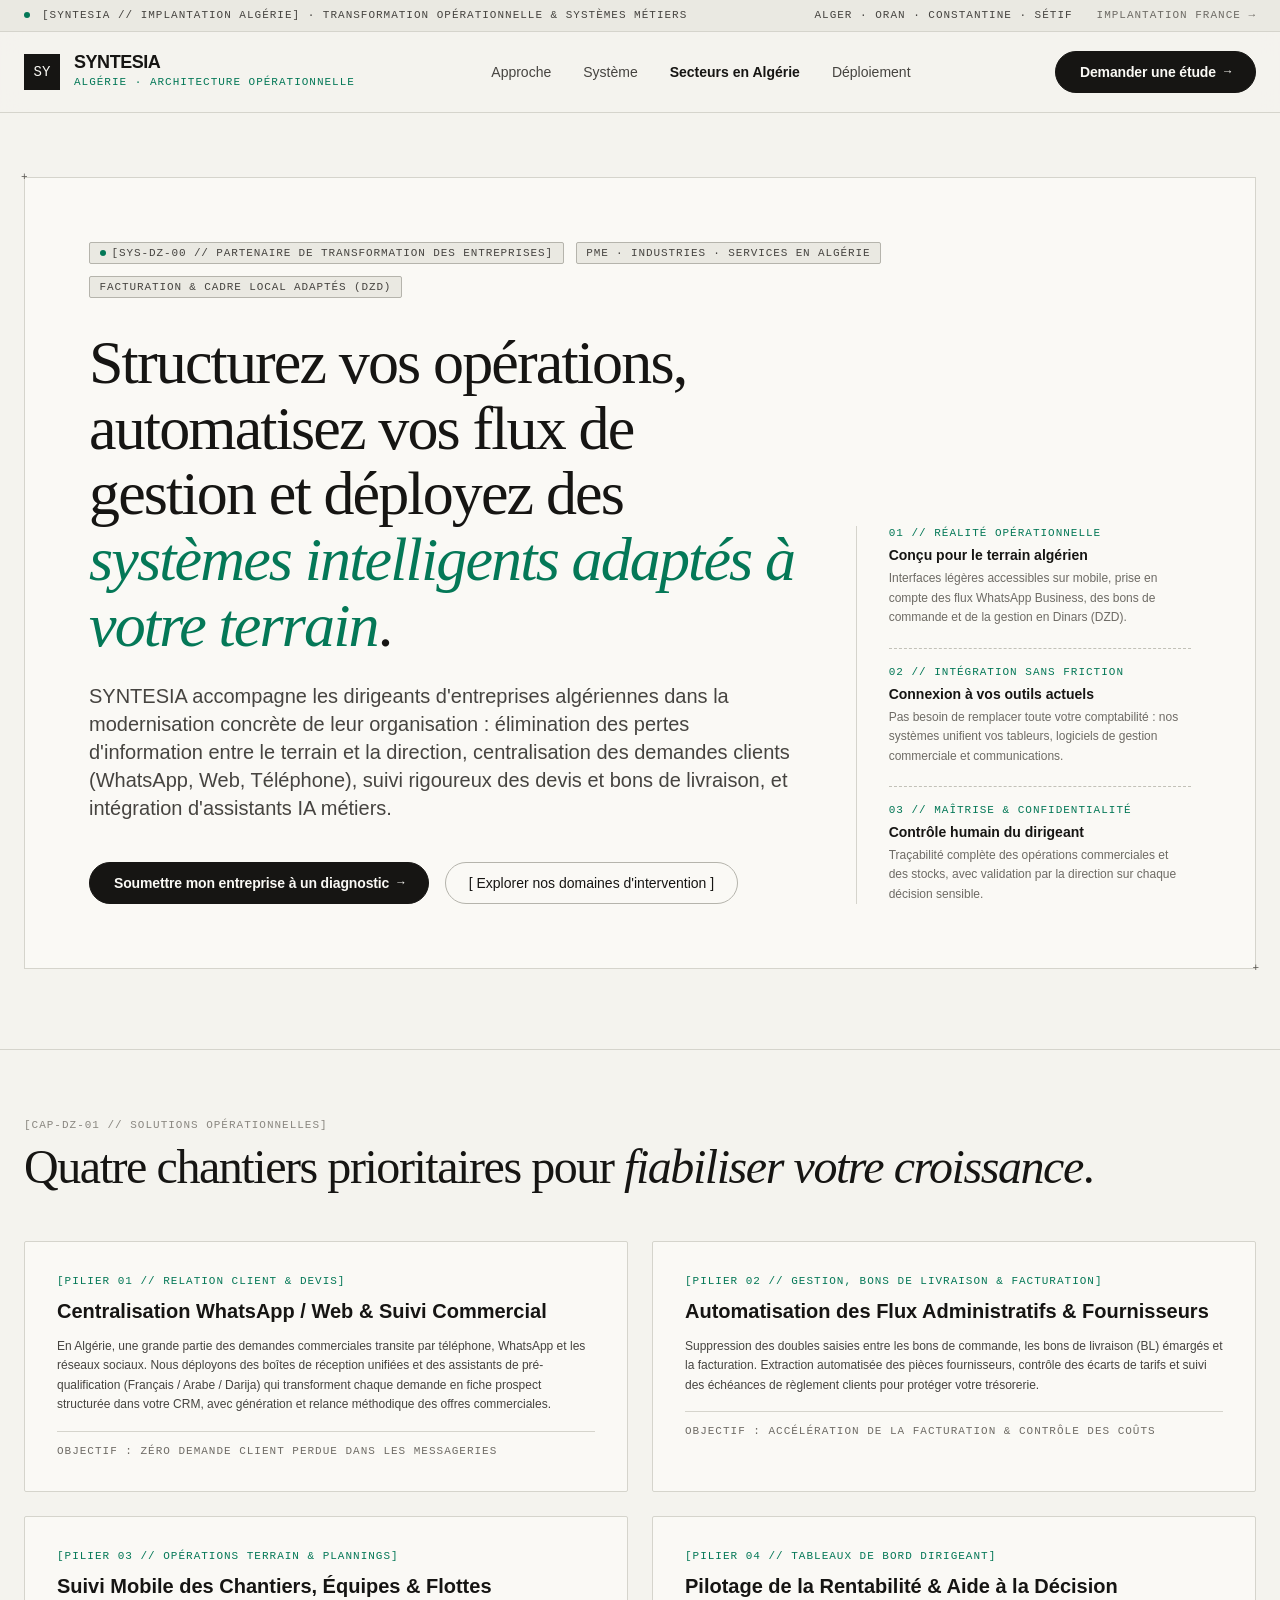
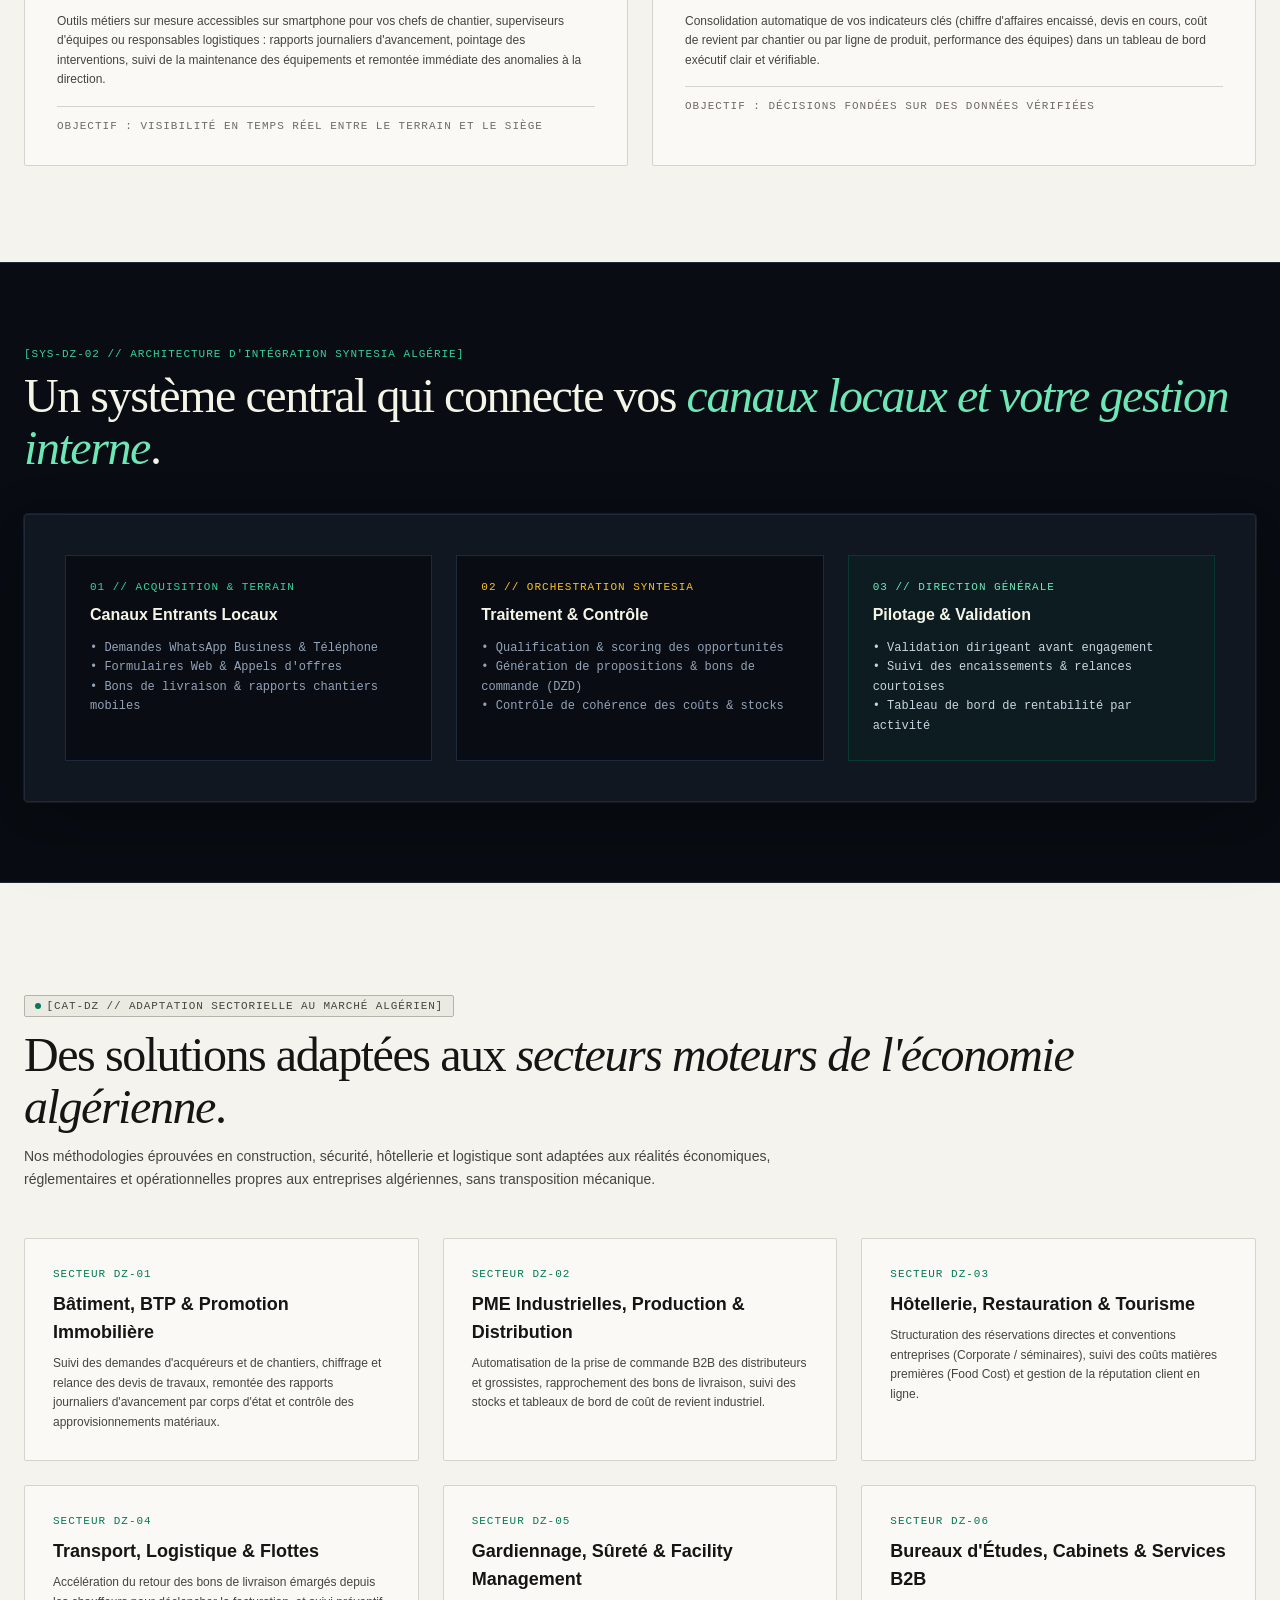
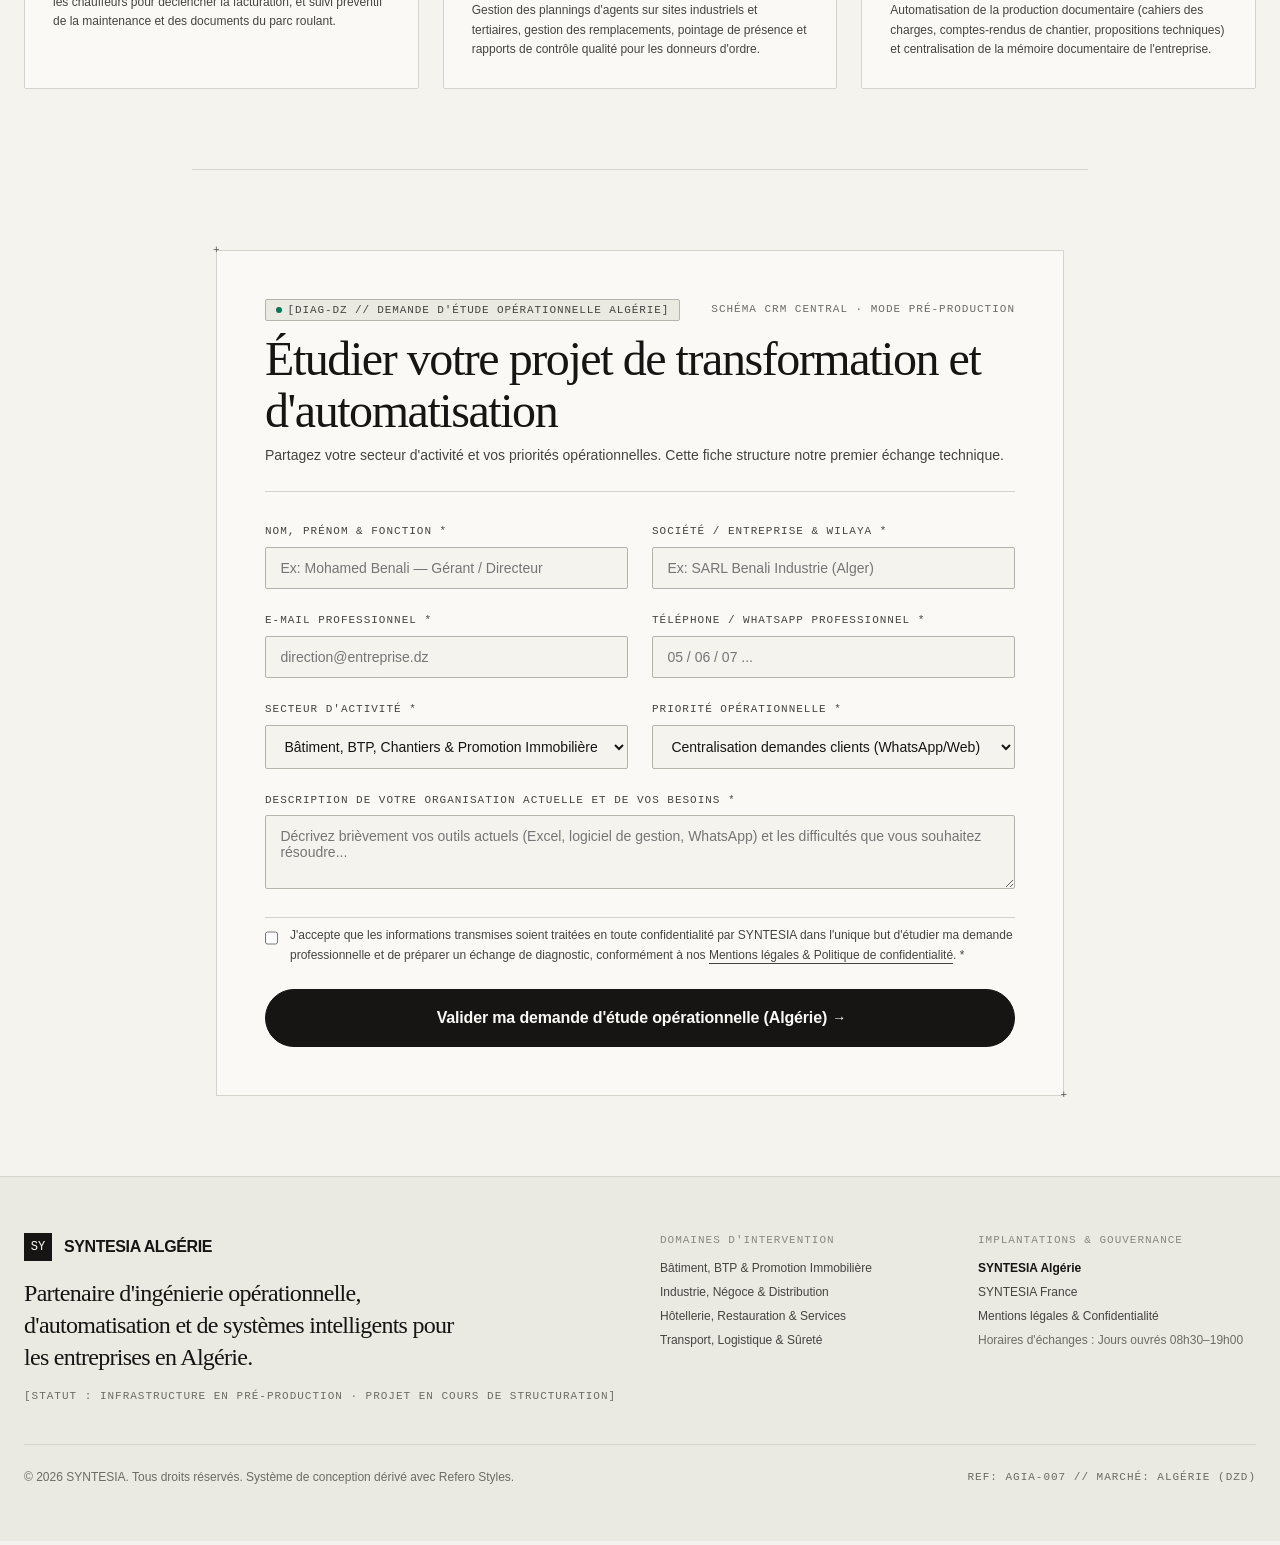
<file: sites/algerie/index.html>
<!DOCTYPE html>
<html lang="fr" class="scroll-smooth">
<head>
  <meta charset="UTF-8">
  <meta name="viewport" content="width=device-width, initial-scale=1.0">
  <title>SYNTESIA Algérie — Ingénierie de Systèmes Opérationnels, Digitalisation &amp; Agents IA pour Entreprises</title>
  <meta name="description" content="SYNTESIA accompagne les PME et entreprises algériennes dans la structuration de leurs opérations, l'automatisation de leurs processus métiers, la centralisation des flux clients et le déploiement d'agents IA.">
  <meta property="og:title" content="SYNTESIA Algérie — Ingénierie de Systèmes Opérationnels & Digitalisation B2B">
  <meta property="og:description" content="Modernisation des opérations, centralisation WhatsApp Business / Web, suivi des bons de livraison et facturation DZD pour les PME et industries en Algérie.">
  <meta property="og:type" content="website">
  <meta property="og:locale" content="fr_DZ">
  <meta property="og:site_name" content="SYNTESIA Algérie">
  <link rel="icon" type="image/svg+xml" href="data:image/svg+xml,%3Csvg xmlns='http://www.w3.org/2000/svg' viewBox='0 0 36 36'%3E%3Crect width='36' height='36' fill='%23161513'/%3E%3Ctext x='50%25' y='54%25' dominant-baseline='middle' text-anchor='middle' fill='%23FAF9F5' font-family='monospace' font-weight='600' font-size='14'%3ESY%3C/text%3E%3C/svg%3E">
  <link rel="stylesheet" href="../shared/syntesia-design-system.css">
  <script type="application/ld+json">
  {
    "@context": "https://schema.org",
    "@type": "ProfessionalService",
    "name": "SYNTESIA Algérie",
    "description": "Ingénierie de systèmes opérationnels, centralisation omnicanale WhatsApp/Web, automatisation des flux commerciaux et tableaux de bord dirigeants pour les entreprises en Algérie.",
    "areaServed": "DZ"
  }
  </script>
</head>
<body class="selection:bg-stone-900 selection:text-stone-100">

  <!-- Top Technical Bar -->
  <div class="border-b border-[#D5D4CC] bg-[#EAE9E2] px-6 py-2">
    <div class="max-w-7xl mx-auto flex flex-wrap items-center justify-between gap-2">
      <div class="flex items-center space-x-3">
        <span class="syn-dot-emerald"></span>
        <span class="font-mono-mark text-[#464440]">[SYNTESIA // IMPLANTATION ALGÉRIE] &middot; TRANSFORMATION OPÉRATIONNELLE &amp; SYSTÈMES MÉTIERS</span>
      </div>
      <div class="flex items-center space-x-6">
        <span class="font-mono-mark text-[#464440]">ALGER &middot; ORAN &middot; CONSTANTINE &middot; SÉTIF</span>
        <a href="../france/index.html" class="font-mono-mark text-[#6E6B65] hover:text-[#161513] underline-offset-4 hover:underline">Implantation France &rarr;</a>
      </div>
    </div>
  </div>

  <!-- Floating Frosted Navigation -->
  <header class="sticky top-0 z-50 syn-nav-frost">
    <div class="max-w-7xl mx-auto px-6 h-20 flex items-center justify-between">
      <a href="index.html" class="flex items-center space-x-3.5">
        <div class="w-9 h-9 bg-[#161513] text-[#FAF9F5] flex items-center justify-center font-mono text-sm font-medium">SY</div>
        <div class="flex flex-col">
          <span class="font-bold text-lg tracking-tight text-[#161513] leading-none">SYNTESIA</span>
          <span class="font-mono-mark text-[#047857] mt-1">ALGÉRIE &middot; ARCHITECTURE OPÉRATIONNELLE</span>
        </div>
      </a>

      <nav class="hidden lg:flex items-center space-x-8 text-sm font-medium text-[#464440]" aria-label="Navigation principale">
        <a href="#approche-dz" class="hover:text-[#161513] transition">Approche</a>
        <a href="#architecture-dz" class="hover:text-[#161513] transition">Système</a>
        <a href="#secteurs-dz" class="hover:text-[#161513] transition font-semibold text-[#161513]">Secteurs en Algérie</a>
        <a href="#methode-dz" class="hover:text-[#161513] transition">Déploiement</a>
      </nav>

      <div class="flex items-center space-x-2">
        <button type="button" id="synMobileMenuBtn" aria-expanded="false" aria-controls="synMobileMenuPanel" class="lg:hidden syn-btn-secondary px-3 py-2 font-mono text-xs">
          [MENU]
        </button>
        <a href="#diagnostic-dz" class="syn-btn-primary">
          <span>Demander une étude</span>
          <span class="font-mono text-xs">&rarr;</span>
        </a>
      </div>
    </div>

    <!-- Mobile Navigation Panel (< 1024px) -->
    <nav id="synMobileMenuPanel" class="hidden lg:hidden border-t border-[#D5D4CC] bg-[#FAF9F5] px-6 py-4 space-y-3 text-sm font-medium text-[#161513]" aria-label="Menu mobile">
      <div class="grid grid-cols-1 sm:grid-cols-2 gap-2">
        <a href="#approche-dz" class="py-1.5 border-b border-[#EAE9E2]">01. Quatre Chantiers Prioritaires</a>
        <a href="#architecture-dz" class="py-1.5 border-b border-[#EAE9E2]">02. Architecture d'Intégration</a>
        <a href="#secteurs-dz" class="py-1.5 border-b border-[#EAE9E2] font-semibold">03. Secteurs en Algérie</a>
        <a href="#methode-dz" class="py-1.5 border-b border-[#EAE9E2]">04. Demande d'Étude</a>
        <a href="../shared/mentions-legales-confidentialite.html" class="py-1.5 border-b border-[#EAE9E2] text-[#6E6B65]">05. Mentions Légales &amp; Confidentialité</a>
      </div>
    </nav>
  </header>

  <main>
    <!-- HERO SECTION -->
    <section class="max-w-7xl mx-auto px-6 pt-16 pb-20">
      <div class="syn-frame syn-corner-tl syn-corner-br p-8 sm:p-14 lg:p-16">
        <div class="flex flex-wrap items-center gap-3 mb-8">
          <span class="syn-tag"><span class="syn-dot-emerald"></span> [SYS-DZ-00 // PARTENAIRE DE TRANSFORMATION DES ENTREPRISES]</span>
          <span class="syn-tag">PME &middot; INDUSTRIES &middot; SERVICES EN ALGÉRIE</span>
          <span class="syn-tag">FACTURATION &amp; CADRE LOCAL ADAPTÉS (DZD)</span>
        </div>

        <div class="grid grid-cols-1 lg:grid-cols-12 gap-12 items-end">
          <div class="lg:col-span-8">
            <h1 class="font-editorial text-4xl sm:text-6xl lg:text-[62px] text-[#161513]">
              Structurez vos opérations, automatisez vos flux de gestion et déployez des <span class="font-editorial-italic text-[#047857]">systèmes intelligents adaptés à votre terrain</span>.
            </h1>
            <p class="mt-6 text-lg sm:text-xl text-[#464440] max-w-3xl leading-relaxed">
              SYNTESIA accompagne les dirigeants d'entreprises algériennes dans la modernisation concrète de leur organisation : élimination des pertes d'information entre le terrain et la direction, centralisation des demandes clients (WhatsApp, Web, Téléphone), suivi rigoureux des devis et bons de livraison, et intégration d'assistants IA métiers.
            </p>

            <div class="mt-10 flex flex-col sm:flex-row items-stretch sm:items-center gap-4">
              <a href="#diagnostic-dz" class="syn-btn-primary">
                <span>Soumettre mon entreprise à un diagnostic</span>
                <span class="font-mono text-xs">&rarr;</span>
              </a>
              <a href="#secteurs-dz" class="syn-btn-secondary">
                <span>[ Explorer nos domaines d'intervention ]</span>
              </a>
            </div>
          </div>

          <!-- Key Pillars DZ -->
          <div class="lg:col-span-4 border-t lg:border-t-0 lg:border-l border-[#D5D4CC] pt-8 lg:pt-0 lg:pl-8 space-y-5">
            <div>
              <div class="font-mono-mark text-[#047857]">01 // RÉALITÉ OPÉRATIONNELLE</div>
              <div class="text-sm font-semibold text-[#161513] mt-1">Conçu pour le terrain algérien</div>
              <p class="text-xs text-[#6E6B65] mt-1 leading-relaxed">Interfaces légères accessibles sur mobile, prise en compte des flux WhatsApp Business, des bons de commande et de la gestion en Dinars (DZD).</p>
            </div>
            <div class="border-t border-dashed border-[#C2C1B8] pt-4">
              <div class="font-mono-mark text-[#047857]">02 // INTÉGRATION SANS FRICTION</div>
              <div class="text-sm font-semibold text-[#161513] mt-1">Connexion à vos outils actuels</div>
              <p class="text-xs text-[#6E6B65] mt-1 leading-relaxed">Pas besoin de remplacer toute votre comptabilité : nos systèmes unifient vos tableurs, logiciels de gestion commerciale et communications.</p>
            </div>
            <div class="border-t border-dashed border-[#C2C1B8] pt-4">
              <div class="font-mono-mark text-[#047857]">03 // MAÎTRISE &amp; CONFIDENTIALITÉ</div>
              <div class="text-sm font-semibold text-[#161513] mt-1">Contrôle humain du dirigeant</div>
              <p class="text-xs text-[#6E6B65] mt-1 leading-relaxed">Traçabilité complète des opérations commerciales et des stocks, avec validation par la direction sur chaque décision sensible.</p>
            </div>
          </div>
        </div>
      </div>
    </section>

    <!-- SECTION 1 : LES 4 PILIERS D'INGÉNIERIE SYNTESIA EN ALGÉRIE -->
    <section id="approche-dz" class="max-w-7xl mx-auto px-6 py-16 border-t border-[#D5D4CC]">
      <div class="mb-12">
        <span class="font-mono-mark text-[#8A8780]">[CAP-DZ-01 // SOLUTIONS OPÉRATIONNELLES]</span>
        <h2 class="font-editorial text-3xl sm:text-5xl text-[#161513] mt-2">
          Quatre chantiers prioritaires pour <span class="font-editorial-italic">fiabiliser votre croissance</span>.
        </h2>
      </div>

      <div class="grid grid-cols-1 md:grid-cols-2 gap-6">
        <div class="syn-card p-8">
          <div class="font-mono-mark text-[#047857] mb-2">[PILIER 01 // RELATION CLIENT &amp; DEVIS]</div>
          <h3 class="text-xl font-bold text-[#161513] mb-3">Centralisation WhatsApp / Web &amp; Suivi Commercial</h3>
          <p class="text-xs text-[#464440] leading-relaxed mb-4">
            En Algérie, une grande partie des demandes commerciales transite par téléphone, WhatsApp et les réseaux sociaux. Nous déployons des boîtes de réception unifiées et des assistants de pré-qualification (Français / Arabe / Darija) qui transforment chaque demande en fiche prospect structurée dans votre CRM, avec génération et relance méthodique des offres commerciales.
          </p>
          <div class="font-mono-mark text-[#6E6B65] border-t border-[#D5D4CC] pt-3">
            OBJECTIF : ZÉRO DEMANDE CLIENT PERDUE DANS LES MESSAGERIES
          </div>
        </div>

        <div class="syn-card p-8">
          <div class="font-mono-mark text-[#047857] mb-2">[PILIER 02 // GESTION, BONS DE LIVRAISON &amp; FACTURATION]</div>
          <h3 class="text-xl font-bold text-[#161513] mb-3">Automatisation des Flux Administratifs &amp; Fournisseurs</h3>
          <p class="text-xs text-[#464440] leading-relaxed mb-4">
            Suppression des doubles saisies entre les bons de commande, les bons de livraison (BL) émargés et la facturation. Extraction automatisée des pièces fournisseurs, contrôle des écarts de tarifs et suivi des échéances de règlement clients pour protéger votre trésorerie.
          </p>
          <div class="font-mono-mark text-[#6E6B65] border-t border-[#D5D4CC] pt-3">
            OBJECTIF : ACCÉLÉRATION DE LA FACTURATION &amp; CONTRÔLE DES COÛTS
          </div>
        </div>

        <div class="syn-card p-8">
          <div class="font-mono-mark text-[#047857] mb-2">[PILIER 03 // OPÉRATIONS TERRAIN &amp; PLANNINGS]</div>
          <h3 class="text-xl font-bold text-[#161513] mb-3">Suivi Mobile des Chantiers, Équipes &amp; Flottes</h3>
          <p class="text-xs text-[#464440] leading-relaxed mb-4">
            Outils métiers sur mesure accessibles sur smartphone pour vos chefs de chantier, superviseurs d'équipes ou responsables logistiques : rapports journaliers d'avancement, pointage des interventions, suivi de la maintenance des équipements et remontée immédiate des anomalies à la direction.
          </p>
          <div class="font-mono-mark text-[#6E6B65] border-t border-[#D5D4CC] pt-3">
            OBJECTIF : VISIBILITÉ EN TEMPS RÉEL ENTRE LE TERRAIN ET LE SIÈGE
          </div>
        </div>

        <div class="syn-card p-8">
          <div class="font-mono-mark text-[#047857] mb-2">[PILIER 04 // TABLEAUX DE BORD DIRIGEANT]</div>
          <h3 class="text-xl font-bold text-[#161513] mb-3">Pilotage de la Rentabilité &amp; Aide à la Décision</h3>
          <p class="text-xs text-[#464440] leading-relaxed mb-4">
            Consolidation automatique de vos indicateurs clés (chiffre d'affaires encaissé, devis en cours, coût de revient par chantier ou par ligne de produit, performance des équipes) dans un tableau de bord exécutif clair et vérifiable.
          </p>
          <div class="font-mono-mark text-[#6E6B65] border-t border-[#D5D4CC] pt-3">
            OBJECTIF : DÉCISIONS FONDÉES SUR DES DONNÉES VÉRIFIÉES
          </div>
        </div>
      </div>
    </section>

    <!-- SECTION 2 : ATMOSPHERIC NIGHT SYSTEM THEATER (Architecture Algérie) -->
    <section id="architecture-dz" class="syn-night-scene py-20 px-6 my-8">
      <div class="max-w-7xl mx-auto">
        <div class="mb-10">
          <span class="font-mono-mark text-emerald-400">[SYS-DZ-02 // ARCHITECTURE D'INTÉGRATION SYNTESIA ALGÉRIE]</span>
          <h2 class="font-editorial text-3xl sm:text-5xl text-[#F4F4E7] mt-2">
            Un système central qui connecte vos <span class="font-editorial-italic text-emerald-300">canaux locaux et votre gestion interne</span>.
          </h2>
        </div>

        <div class="syn-night-window p-6 sm:p-10">
          <div class="grid grid-cols-1 md:grid-cols-3 gap-6">
            <div class="border border-slate-800 bg-[#090D13] p-6">
              <div class="font-mono-mark text-emerald-400 mb-2">01 // ACQUISITION &amp; TERRAIN</div>
              <div class="text-base font-bold text-[#F4F4E7] mb-3">Canaux Entrants Locaux</div>
              <p class="text-xs text-slate-400 leading-relaxed font-mono">
                &bull; Demandes WhatsApp Business &amp; Téléphone<br>
                &bull; Formulaires Web &amp; Appels d'offres<br>
                &bull; Bons de livraison &amp; rapports chantiers mobiles
              </p>
            </div>
            <div class="border border-slate-800 bg-[#090D13] p-6">
              <div class="font-mono-mark text-amber-400 mb-2">02 // ORCHESTRATION SYNTESIA</div>
              <div class="text-base font-bold text-[#F4F4E7] mb-3">Traitement &amp; Contrôle</div>
              <p class="text-xs text-slate-400 leading-relaxed font-mono">
                &bull; Qualification &amp; scoring des opportunités<br>
                &bull; Génération de propositions &amp; bons de commande (DZD)<br>
                &bull; Contrôle de cohérence des coûts &amp; stocks
              </p>
            </div>
            <div class="border border-emerald-900/60 bg-emerald-950/20 p-6">
              <div class="font-mono-mark text-emerald-300 mb-2">03 // DIRECTION GÉNÉRALE</div>
              <div class="text-base font-bold text-[#F4F4E7] mb-3">Pilotage &amp; Validation</div>
              <p class="text-xs text-slate-300 leading-relaxed font-mono">
                &bull; Validation dirigeant avant engagement<br>
                &bull; Suivi des encaissements &amp; relances courtoises<br>
                &bull; Tableau de bord de rentabilité par activité
              </p>
            </div>
          </div>
        </div>
      </div>
    </section>

    <!-- SECTION 3 : SECTEURS ACCOMPAGNÉS EN ALGÉRIE -->
    <section id="secteurs-dz" class="max-w-7xl mx-auto px-6 py-20">
      <div class="mb-12">
        <span class="syn-tag"><span class="syn-dot-emerald"></span> [CAT-DZ // ADAPTATION SECTORIELLE AU MARCHÉ ALGÉRIEN]</span>
        <h2 class="font-editorial text-3xl sm:text-5xl text-[#161513] mt-3">
          Des solutions adaptées aux <span class="font-editorial-italic">secteurs moteurs de l'économie algérienne</span>.
        </h2>
        <p class="mt-3 text-sm text-[#464440] max-w-3xl leading-relaxed">
          Nos méthodologies éprouvées en construction, sécurité, hôtellerie et logistique sont adaptées aux réalités économiques, réglementaires et opérationnelles propres aux entreprises algériennes, sans transposition mécanique.
        </p>
      </div>

      <div class="grid grid-cols-1 md:grid-cols-2 lg:grid-cols-3 gap-6">
        <div class="syn-card p-7">
          <div class="font-mono-mark text-[#047857] mb-2">SECTEUR DZ-01</div>
          <h3 class="text-lg font-bold text-[#161513] mb-2">Bâtiment, BTP &amp; Promotion Immobilière</h3>
          <p class="text-xs text-[#464440] leading-relaxed">
            Suivi des demandes d'acquéreurs et de chantiers, chiffrage et relance des devis de travaux, remontée des rapports journaliers d'avancement par corps d'état et contrôle des approvisionnements matériaux.
          </p>
        </div>

        <div class="syn-card p-7">
          <div class="font-mono-mark text-[#047857] mb-2">SECTEUR DZ-02</div>
          <h3 class="text-lg font-bold text-[#161513] mb-2">PME Industrielles, Production &amp; Distribution</h3>
          <p class="text-xs text-[#464440] leading-relaxed">
            Automatisation de la prise de commande B2B des distributeurs et grossistes, rapprochement des bons de livraison, suivi des stocks et tableaux de bord de coût de revient industriel.
          </p>
        </div>

        <div class="syn-card p-7">
          <div class="font-mono-mark text-[#047857] mb-2">SECTEUR DZ-03</div>
          <h3 class="text-lg font-bold text-[#161513] mb-2">Hôtellerie, Restauration &amp; Tourisme</h3>
          <p class="text-xs text-[#464440] leading-relaxed">
            Structuration des réservations directes et conventions entreprises (Corporate / séminaires), suivi des coûts matières premières (Food Cost) et gestion de la réputation client en ligne.
          </p>
        </div>

        <div class="syn-card p-7">
          <div class="font-mono-mark text-[#047857] mb-2">SECTEUR DZ-04</div>
          <h3 class="text-lg font-bold text-[#161513] mb-2">Transport, Logistique &amp; Flottes</h3>
          <p class="text-xs text-[#464440] leading-relaxed">
            Accélération du retour des bons de livraison émargés depuis les chauffeurs pour déclencher la facturation, et suivi préventif de la maintenance et des documents du parc roulant.
          </p>
        </div>

        <div class="syn-card p-7">
          <div class="font-mono-mark text-[#047857] mb-2">SECTEUR DZ-05</div>
          <h3 class="text-lg font-bold text-[#161513] mb-2">Gardiennage, Sûreté &amp; Facility Management</h3>
          <p class="text-xs text-[#464440] leading-relaxed">
            Gestion des plannings d'agents sur sites industriels et tertiaires, gestion des remplacements, pointage de présence et rapports de contrôle qualité pour les donneurs d'ordre.
          </p>
        </div>

        <div class="syn-card p-7">
          <div class="font-mono-mark text-[#047857] mb-2">SECTEUR DZ-06</div>
          <h3 class="text-lg font-bold text-[#161513] mb-2">Bureaux d'Études, Cabinets &amp; Services B2B</h3>
          <p class="text-xs text-[#464440] leading-relaxed">
            Automatisation de la production documentaire (cahiers des charges, comptes-rendus de chantier, propositions techniques) et centralisation de la mémoire documentaire de l'entreprise.
          </p>
        </div>
      </div>
    </section>

    <!-- SECTION 4 : FORMULAIRE DE DIAGNOSTIC OPÉRATIONNEL ALGÉRIE -->
    <div id="methode-dz"></div>
    <section id="diagnostic-dz" class="max-w-4xl mx-auto px-6 py-20 border-t border-[#D5D4CC]">
      <div class="syn-frame syn-corner-tl syn-corner-br p-8 sm:p-12">
        <div class="border-b border-[#D5D4CC] pb-6 mb-8">
          <div class="flex flex-wrap items-center justify-between gap-2 mb-3">
            <span class="syn-tag"><span class="syn-dot-emerald"></span> [DIAG-DZ // DEMANDE D'ÉTUDE OPÉRATIONNELLE ALGÉRIE]</span>
            <span class="font-mono-mark text-[#6E6B65]">SCHÉMA CRM CENTRAL &middot; MODE PRÉ-PRODUCTION</span>
          </div>
          <h2 class="font-editorial text-3xl sm:text-5xl text-[#161513]">
            Étudier votre projet de transformation et d'automatisation
          </h2>
          <p class="text-sm text-[#464440] mt-2 leading-relaxed">
            Partagez votre secteur d'activité et vos priorités opérationnelles. Cette fiche structure notre premier échange technique.
          </p>
        </div>

        <form id="leadFormSyntesiaDz" class="space-y-6" novalidate>
          <input type="hidden" name="marche" value="Algerie">

          <div class="grid grid-cols-1 sm:grid-cols-2 gap-6">
            <div>
              <label for="dz_nom" class="block font-mono-mark text-[#464440] mb-2">Nom, Prénom &amp; Fonction *</label>
              <input type="text" id="dz_nom" name="nom" required placeholder="Ex: Mohamed Benali — Gérant / Directeur" class="syn-input">
            </div>
            <div>
              <label for="dz_entreprise" class="block font-mono-mark text-[#464440] mb-2">Société / Entreprise &amp; Wilaya *</label>
              <input type="text" id="dz_entreprise" name="entreprise" required placeholder="Ex: SARL Benali Industrie (Alger)" class="syn-input">
            </div>
          </div>

          <div class="grid grid-cols-1 sm:grid-cols-2 gap-6">
            <div>
              <label for="dz_email" class="block font-mono-mark text-[#464440] mb-2">E-mail Professionnel *</label>
              <input type="email" id="dz_email" name="email" required placeholder="direction@entreprise.dz" class="syn-input">
            </div>
            <div>
              <label for="dz_tel" class="block font-mono-mark text-[#464440] mb-2">Téléphone / WhatsApp Professionnel *</label>
              <input type="tel" id="dz_tel" name="telephone" required placeholder="05 / 06 / 07 ..." class="syn-input">
            </div>
          </div>

          <div class="grid grid-cols-1 sm:grid-cols-2 gap-6">
            <div>
              <label for="dz_verticale" class="block font-mono-mark text-[#464440] mb-2">Secteur d'Activité *</label>
              <select id="dz_verticale" name="verticale" required class="syn-input">
                <option value="Bâtiment, BTP & Promotion Immobilière (DZ)">Bâtiment, BTP, Chantiers &amp; Promotion Immobilière</option>
                <option value="Industrie, Production & Distribution (DZ)">PME Industrielle, Production, Négoce &amp; Distribution</option>
                <option value="Hôtellerie, Restauration & Services (DZ)">Hôtellerie, Restauration &amp; Tourisme</option>
                <option value="Transport, Logistique & Flottes (DZ)">Transport, Logistique &amp; Gestion de Flotte</option>
                <option value="Gardiennage, Sûreté & Nettoyage (DZ)">Gardiennage, Sûreté &amp; Facility Management</option>
                <option value="Bureau d'Études & Conseil (DZ)">Bureau d'Études, Architecture &amp; Services B2B</option>
              </select>
            </div>

            <div>
              <label for="dz_besoin" class="block font-mono-mark text-[#464440] mb-2">Priorité Opérationnelle *</label>
              <select id="dz_besoin" name="besoin" required class="syn-input">
                <option value="Centralisation demandes clients (WhatsApp/Web) et suivi des devis">Centralisation demandes clients (WhatsApp/Web) et suivi des devis</option>
                <option value="Automatisation commandes, bons de livraison et facturation">Automatisation commandes, bons de livraison et facturation</option>
                <option value="Suivi mobile des chantiers, plannings d'équipes ou flotte">Suivi mobile des chantiers, plannings d'équipes ou flotte</option>
                <option value="Tableau de bord de direction, coûts et rentabilité">Tableau de bord de direction, coûts et rentabilité</option>
                <option value="Développement d'un outil métier ou portail sur mesure">Développement d'un outil métier ou portail sur mesure</option>
              </select>
            </div>
          </div>

          <div>
            <label for="dz_description" class="block font-mono-mark text-[#464440] mb-2">Description de votre organisation actuelle et de vos besoins *</label>
            <textarea id="dz_description" name="description" rows="3" required placeholder="Décrivez brièvement vos outils actuels (Excel, logiciel de gestion, WhatsApp) et les difficultés que vous souhaitez résoudre..." class="syn-input"></textarea>
          </div>

          <!-- Anti-Spam Honeypot -->
          <div class="hidden" aria-hidden="true">
            <input type="text" name="website_url_dz" tabindex="-1" autocomplete="off">
          </div>

          <!-- Consentement -->
          <div class="flex items-start space-x-3 pt-2 border-t border-[#D5D4CC]">
            <input type="checkbox" id="dz_consent" name="rgpd_consent" required class="mt-1 h-4 w-4 border-[#B5B4AC] text-[#161513]">
            <label for="dz_consent" class="text-xs text-[#464440] leading-relaxed">
              J'accepte que les informations transmises soient traitées en toute confidentialité par SYNTESIA dans l'unique but d'étudier ma demande professionnelle et de préparer un échange de diagnostic, conformément à nos <a href="../shared/mentions-legales-confidentialite.html" class="underline underline-offset-4 hover:text-[#161513]">Mentions légales &amp; Politique de confidentialité</a>. *
            </label>
          </div>

          <button type="submit" class="syn-btn-primary w-full py-4 text-base">
            <span>Valider ma demande d'étude opérationnelle (Algérie)</span>
            <span class="font-mono text-sm">&rarr;</span>
          </button>

          <div id="feedbackDz" class="hidden p-6 border border-[#161513] bg-[#EAE9E2] text-xs text-[#161513]"></div>
        </form>
      </div>
    </section>
  </main>

  <footer class="border-t border-[#D5D4CC] bg-[#EAE9E2] py-14 px-6">
    <div class="max-w-7xl mx-auto grid grid-cols-1 md:grid-cols-12 gap-10 pb-10 border-b border-[#D5D4CC]">
      <div class="md:col-span-6">
        <div class="flex items-center space-x-3 mb-4">
          <div class="w-7 h-7 bg-[#161513] text-[#FAF9F5] flex items-center justify-center font-mono text-xs font-medium">SY</div>
          <span class="font-bold text-base tracking-tight text-[#161513]">SYNTESIA ALGÉRIE</span>
        </div>
        <p class="font-editorial text-2xl text-[#161513] max-w-md">
          Partenaire d'ingénierie opérationnelle, d'automatisation et de systèmes intelligents pour les entreprises en Algérie.
        </p>
        <p class="font-mono-mark text-[#6E6B65] mt-4">
          [STATUT : INFRASTRUCTURE EN PRÉ-PRODUCTION &middot; PROJET EN COURS DE STRUCTURATION]
        </p>
      </div>

      <div class="md:col-span-3 space-y-2">
        <div class="font-mono-mark text-[#8A8780] mb-3">DOMAINES D'INTERVENTION</div>
        <ul class="text-xs text-[#464440] space-y-2">
          <li>Bâtiment, BTP &amp; Promotion Immobilière</li>
          <li>Industrie, Négoce &amp; Distribution</li>
          <li>Hôtellerie, Restauration &amp; Services</li>
          <li>Transport, Logistique &amp; Sûreté</li>
        </ul>
      </div>

      <div class="md:col-span-3 space-y-2">
        <div class="font-mono-mark text-[#8A8780] mb-3">IMPLANTATIONS &amp; GOUVERNANCE</div>
        <ul class="text-xs text-[#464440] space-y-2">
          <li><a href="index.html" class="font-semibold text-[#161513]">SYNTESIA Algérie</a></li>
          <li><a href="../france/index.html" class="hover:text-[#161513] underline-offset-4 hover:underline">SYNTESIA France</a></li>
          <li><a href="../shared/mentions-legales-confidentialite.html" class="hover:text-[#161513] underline-offset-4 hover:underline">Mentions légales &amp; Confidentialité</a></li>
          <li><span class="text-[#6E6B65]">Horaires d'échanges : Jours ouvrés 08h30–19h00</span></li>
        </ul>
      </div>
    </div>

    <div class="max-w-7xl mx-auto pt-6 flex flex-col sm:flex-row items-center justify-between text-xs text-[#6E6B65] gap-4">
      <div>&copy; 2026 SYNTESIA. Tous droits réservés. Système de conception dérivé avec Refero Styles.</div>
      <div class="font-mono-mark">REF: AGIA-007 // MARCHÉ: ALGÉRIE (DZD)</div>
    </div>
  </footer>

  <script src="../shared/syntesia-forms.js"></script>
  <script>
    window.initSyntesiaForm('leadFormSyntesiaDz', 'feedbackDz', 'Algerie', '#047857');
  </script>
</body>
</html>
</file>
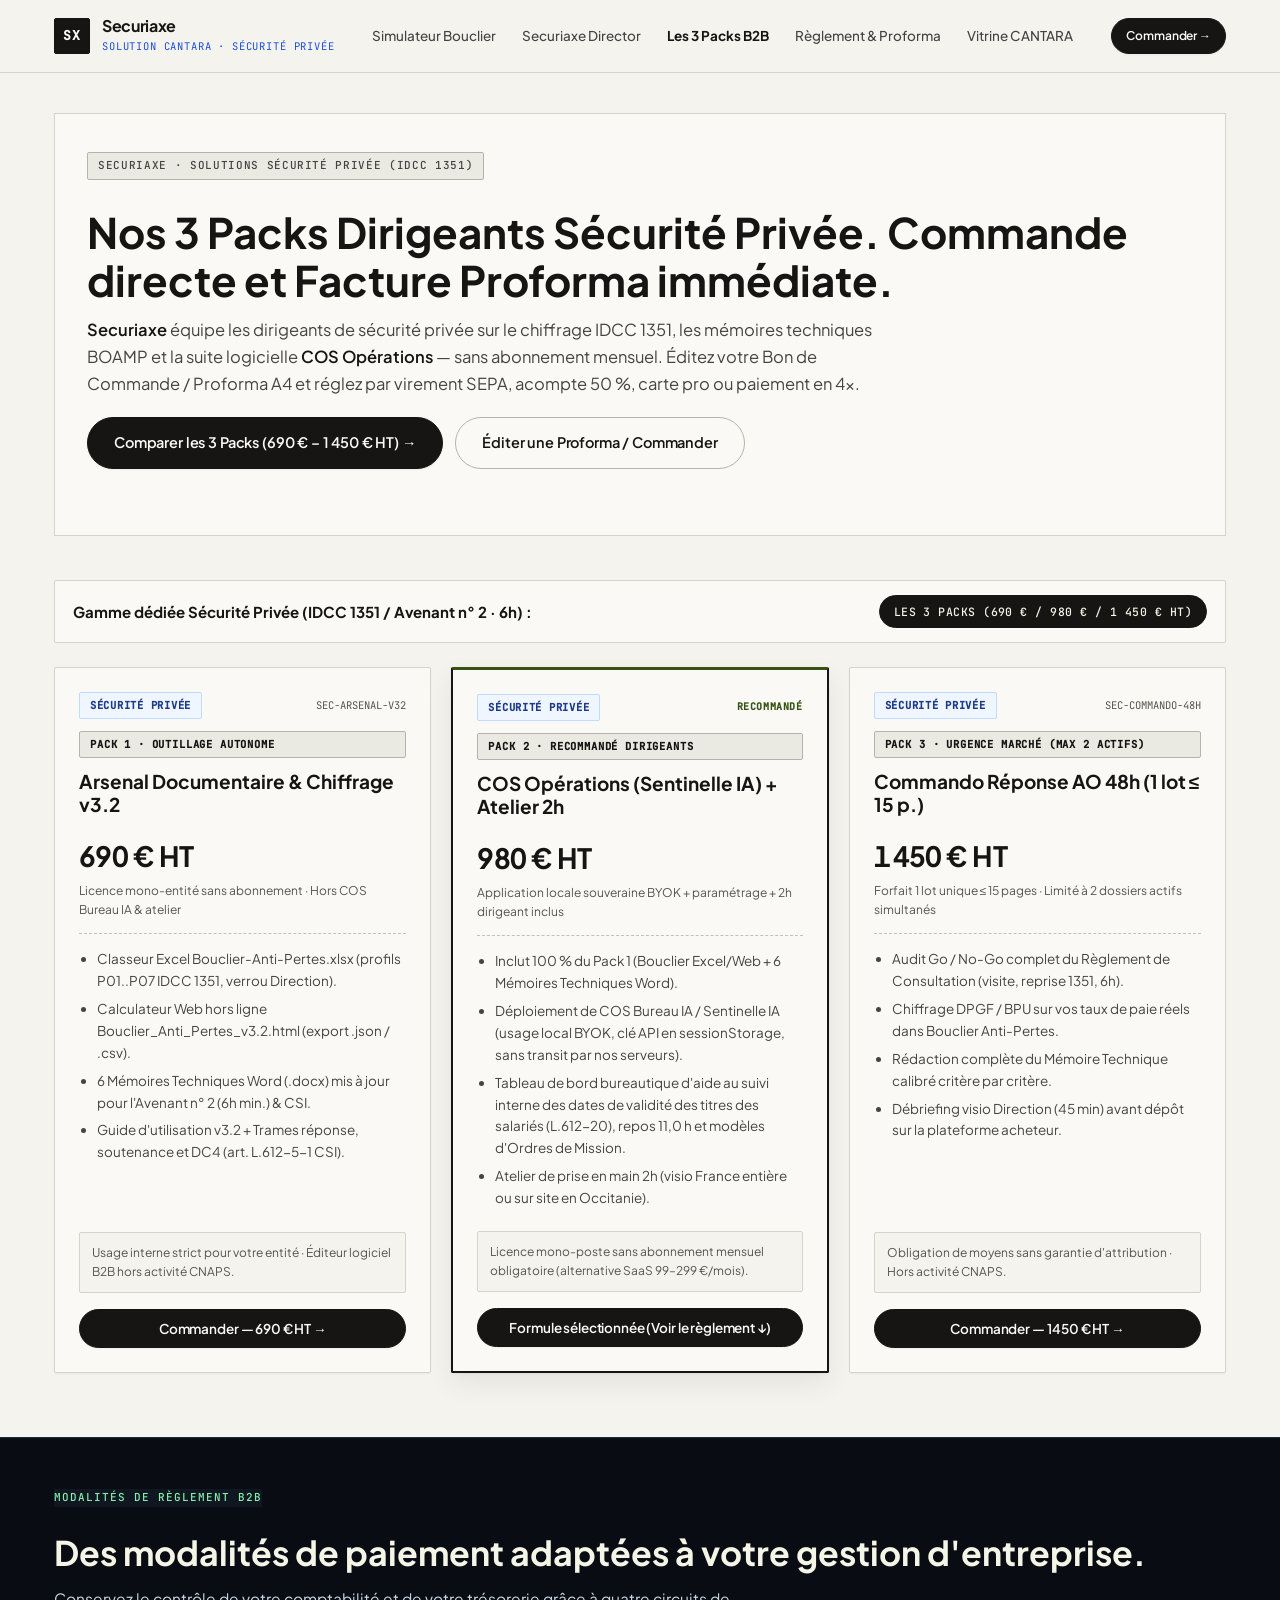
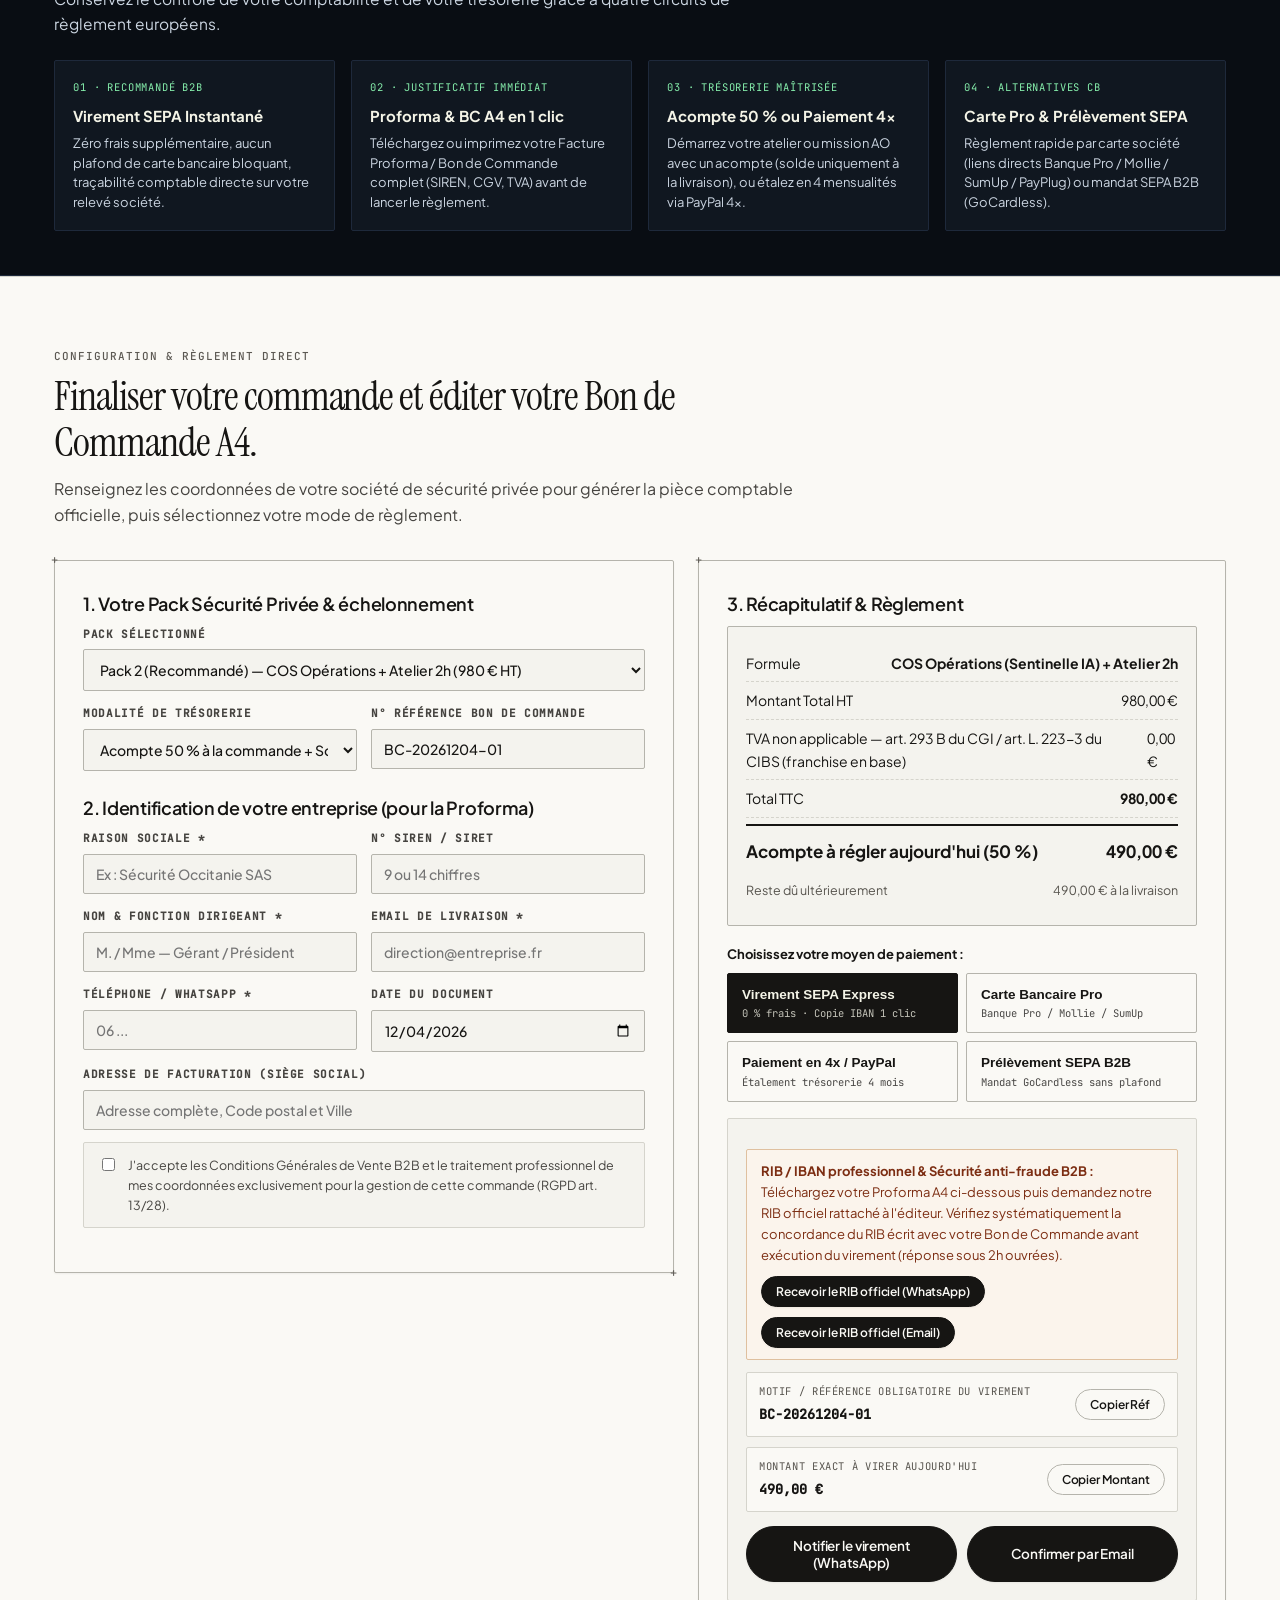
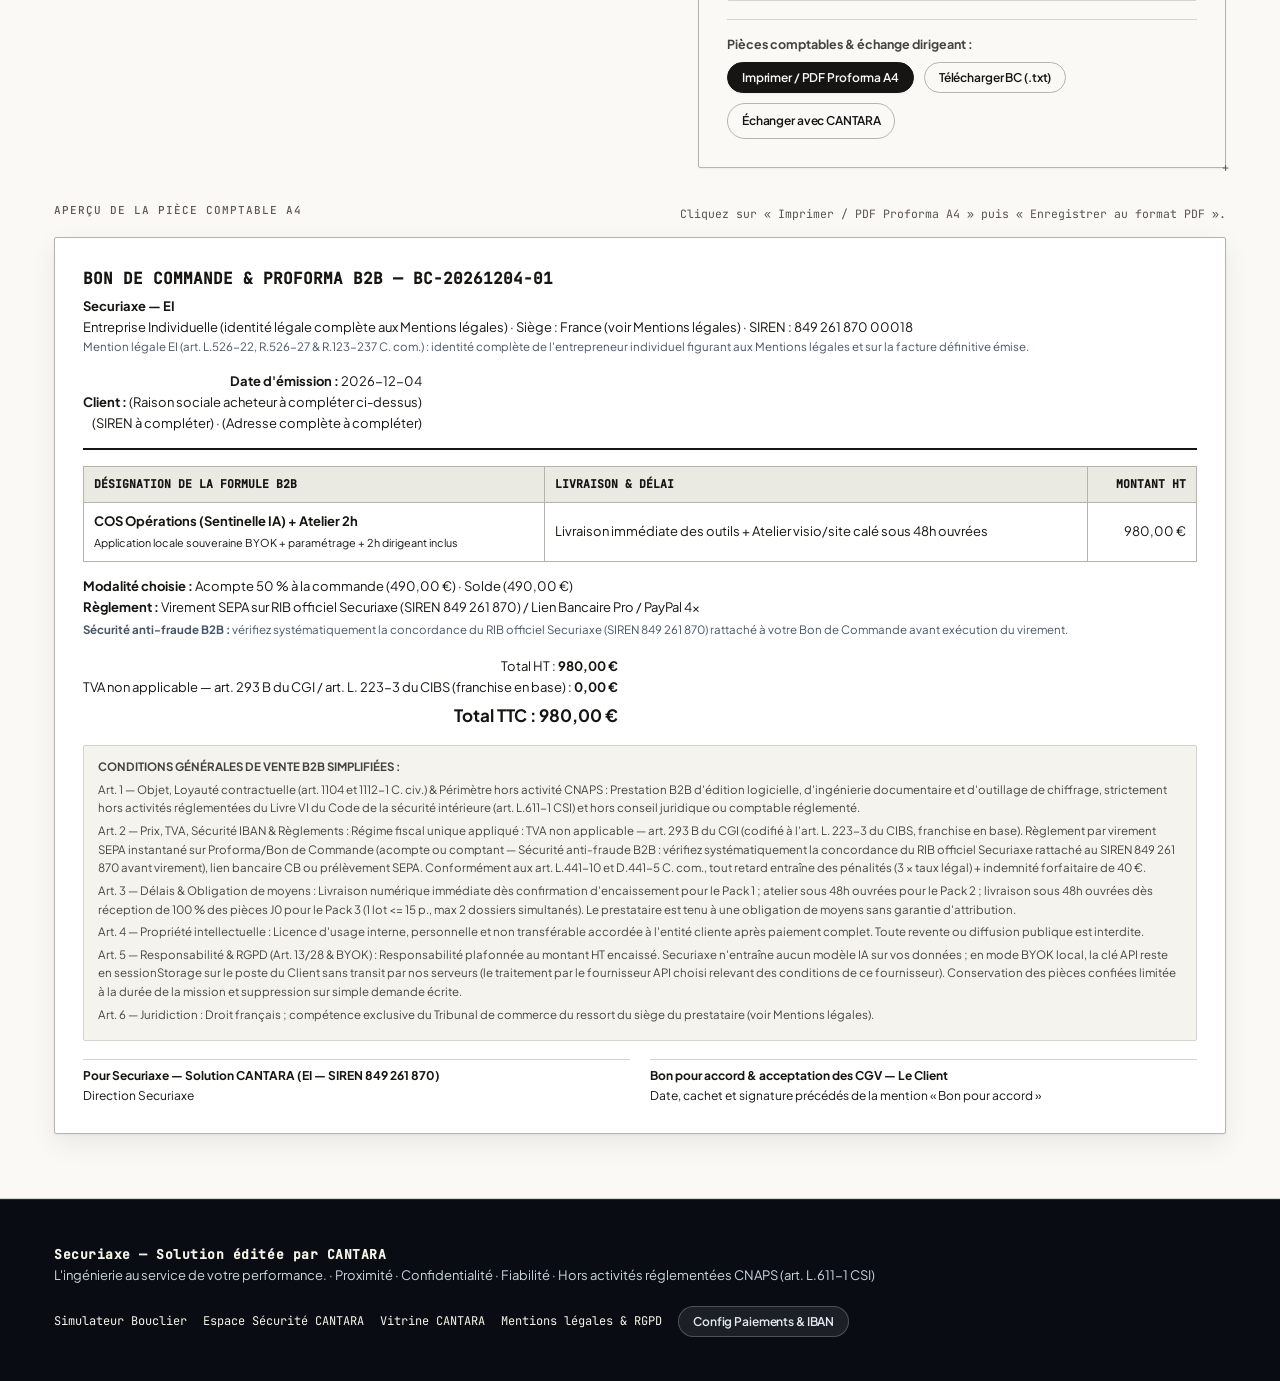
<file: sites/boutique/index.html>
<!DOCTYPE html>
<html lang="fr">
<head>
  <meta charset="UTF-8" />
  <meta name="viewport" content="width=device-width, initial-scale=1.0" />
  <meta http-equiv="Content-Security-Policy" content="default-src 'self'; script-src 'self'; style-src 'self' 'unsafe-inline'; img-src 'self' data:; connect-src 'self'; font-src 'self' data:; object-src 'none'; base-uri 'self';" />
  <title>Securiaxe (Solution CANTARA) — Offres B2B Dirigeants Sécurité Privée &amp; Proforma</title>
  <meta name="description" content="Securiaxe, solution éditée par CANTARA pour les dirigeants de sécurité privée (IDCC 1351 / CSI) : Arsenal Chiffrage &amp; 6 Mémoires AO, suite COS Opérations et Commando 48h." />
  <link rel="icon" type="image/svg+xml" href="data:image/svg+xml,%3Csvg xmlns='http://www.w3.org/2000/svg' viewBox='0 0 36 36'%3E%3Crect width='36' height='36' fill='%23161513'/%3E%3Ctext x='50%25' y='54%25' dominant-baseline='middle' text-anchor='middle' fill='%23FAF9F5' font-family='monospace' font-weight='600' font-size='14'%3ESX%3C/text%3E%3C/svg%3E" />
  <link rel="stylesheet" href="styles.css" />
  <link rel="stylesheet" href="boutique.css" />
</head>
<body>

  <!-- En-tête principal -->
  <header class="site-header no-print">
    <div class="container header-inner">
      <a class="brand" href="../cantara-v3/securite-privee.html">
        <div class="brand-mark">SX</div>
        <div class="brand-text">
          <strong>Securiaxe</strong>
          <span>Solution CANTARA · Sécurité Privée</span>
        </div>
      </a>

      <nav class="nav-links" aria-label="Navigation boutique">
        <a href="../cantara-v3/securite-privee.html#bouclier">Simulateur Bouclier</a>
        <a href="../cantara-v3/securite-privee.html#director">Securiaxe Director</a>
        <a href="#catalogue" style="color:var(--ink);font-weight:700">Les 3 Packs B2B</a>
        <a href="#checkout-section">Règlement &amp; Proforma</a>
        <a href="../cantara-v3/index.html">Vitrine CANTARA</a>
      </nav>

      <div class="header-actions">
        <a class="btn btn-primary btn-sm" href="#checkout-section">Commander &rarr;</a>
      </div>
    </div>
  </header>

  <!-- Tiroir Config Opérateur (accessible par ?admin=1 ou bouton pied de page) -->
  <section id="adminDrawer" class="admin-drawer hidden no-print" aria-label="Configuration bancaire et moyens de paiement">
    <div class="container">
      <div style="display:flex;justify-content:space-between;align-items:center;flex-wrap:wrap;gap:10px;margin-bottom:12px">
        <div>
          <strong style="font-size:16px;color:var(--ink)">Configuration Encaissements &amp; IBAN — Securiaxe</strong>
          <div style="font-size:12.5px;color:var(--ink-muted)">Renseignez vos coordonnées bancaires et liens de paiement puis téléchargez <code>site-config.js</code> pour mettre à jour votre hébergement.</div>
        </div>
        <button id="btnCloseAdmin" class="btn btn-sm" type="button">Fermer</button>
      </div>

      <div class="form-grid-2" style="grid-template-columns:repeat(auto-fit,minmax(230px,1fr));gap:10px">
        <div class="field"><label for="admBankName">Nom de la Banque Pro</label><input id="admBankName" type="text" placeholder="Ex : Qonto / Crédit Agricole / Revolut Pro" /></div>
        <div class="field"><label for="admIban">IBAN Officiel (FR76...)</label><input id="admIban" type="text" placeholder="FR76 .... .... .... ...." /></div>
        <div class="field"><label for="admBic">Code BIC / SWIFT</label><input id="admBic" type="text" placeholder="Ex : QNTOFRP1XXX" /></div>
        <div class="field"><label for="admCardGlobal">Lien Carte Bancaire Pro (SumUp / Qonto / Mollie / PayPlug)</label><input id="admCardGlobal" type="url" placeholder="https://pay.sumup.com/..." /></div>
        <div class="field"><label for="admPaypal">Lien PayPal Business / PayPal 4x</label><input id="admPaypal" type="url" placeholder="https://www.paypal.com/paypalme/..." /></div>
        <div class="field"><label for="admGc">Lien Mandat / Prélèvement GoCardless</label><input id="admGc" type="url" placeholder="https://pay.gocardless.com/..." /></div>
        <div class="field"><label for="admSiren">SIREN / SIRET émetteur</label><input id="admSiren" type="text" /></div>
        <div class="field">
          <label for="admTvaRegime">Régime TVA unique</label>
          <select id="admTvaRegime">
            <option value="293B">Franchise en base — art. 293 B du CGI / art. L. 223-3 du CIBS</option>
            <option value="20">TVA normale 20 %</option>
          </select>
        </div>
      </div>

      <div class="action-cluster" style="margin-top:14px">
        <button id="btnSaveAdmin" class="btn btn-primary" type="button">Enregistrer dans ce navigateur</button>
        <button id="btnDownloadSiteCfg" class="btn btn-emerald" type="button">Télécharger site-config.js</button>
      </div>
    </div>
  </section>

  <main>
    <!-- Hero Boutique -->
    <section class="store-hero no-print">
      <div class="container">
        <div class="hero-frame" style="padding:36px 32px">
          <span class="eyebrow">Securiaxe &middot; Solutions Sécurité Privée (IDCC 1351)</span>
          <h1 style="margin:10px 0 12px;font-size:clamp(28px,4vw,42px);line-height:1.14">
            Nos 3 Packs Dirigeants Sécurité Privée. Commande directe et Facture Proforma immédiate.
          </h1>
          <p class="hero-lead" style="margin-bottom:20px;max-width:820px">
            <b>Securiaxe</b> équipe les dirigeants de sécurité privée sur le chiffrage IDCC 1351, les mémoires techniques BOAMP et la suite logicielle <b>COS Opérations</b> — sans abonnement mensuel. Éditez votre Bon de Commande / Proforma A4 et réglez par virement SEPA, acompte 50 %, carte pro ou paiement en 4x.
          </p>
          <div class="hero-cta-row">
            <a class="btn btn-primary btn-lg" href="#catalogue">Comparer les 3 Packs (690 € – 1 450 € HT) &rarr;</a>
            <a class="btn btn-lg" href="#checkout-section">Éditer une Proforma / Commander</a>
          </div>
        </div>
      </div>
    </section>

    <!-- Catalogue des 3 Actifs Sécurité Privée -->
    <section id="catalogue" class="section no-print" style="padding-top:16px">
      <div class="container">
        <div class="store-filter-bar">
          <div>
            <strong style="font-size:15px">Gamme dédiée Sécurité Privée (IDCC 1351 / Avenant n° 2 &middot; 6h) :</strong>
          </div>
          <div class="filter-pills" role="group" aria-label="Sélection rapide">
            <button class="filter-btn active" type="button" data-filter="all">Les 3 Packs (690 € / 980 € / 1 450 € HT)</button>
          </div>
        </div>

        <div id="catalogGrid" class="catalog-grid">
          <!-- Peuplé dynamiquement par boutique.js -->
        </div>
      </div>
    </section>

    <!-- Avantages Paiement B2B pour Dirigeants -->
    <section class="night-advantages no-print">
      <div class="container">
        <span class="section-tag" style="color:#86efac;border-color:#1e293b;background:#101720">Modalités de règlement B2B</span>
        <h2 style="color:var(--cream);margin:10px 0 6px;font-size:clamp(24px,3vw,34px)">Des modalités de paiement adaptées à votre gestion d'entreprise.</h2>
        <p style="color:var(--cream-muted);max-width:740px;margin:0">Conservez le contrôle de votre comptabilité et de votre trésorerie grâce à quatre circuits de règlement européens.</p>

        <div class="night-advantages-grid">
          <div class="night-adv-card">
            <span class="adv-tag">01 &middot; Recommandé B2B</span>
            <h4>Virement SEPA Instantané</h4>
            <p>Zéro frais supplémentaire, aucun plafond de carte bancaire bloquant, traçabilité comptable directe sur votre relevé société.</p>
          </div>
          <div class="night-adv-card">
            <span class="adv-tag">02 &middot; Justificatif immédiat</span>
            <h4>Proforma &amp; BC A4 en 1 clic</h4>
            <p>Téléchargez ou imprimez votre Facture Proforma / Bon de Commande complet (SIREN, CGV, TVA) avant de lancer le règlement.</p>
          </div>
          <div class="night-adv-card">
            <span class="adv-tag">03 &middot; Trésorerie maîtrisée</span>
            <h4>Acompte 50 % ou Paiement 4x</h4>
            <p>Démarrez votre atelier ou mission AO avec un acompte (solde uniquement à la livraison), ou étalez en 4 mensualités via PayPal 4x.</p>
          </div>
          <div class="night-adv-card">
            <span class="adv-tag">04 &middot; Alternatives CB</span>
            <h4>Carte Pro &amp; Prélèvement SEPA</h4>
            <p>Règlement rapide par carte société (liens directs Banque Pro / Mollie / SumUp / PayPlug) ou mandat SEPA B2B (GoCardless).</p>
          </div>
        </div>
      </div>
    </section>

    <!-- Tunnel de Commande & Paiement Multi-Moyens -->
    <section id="checkout-section" class="section section-white">
      <div class="container">
        <div class="section-head no-print">
          <span class="section-tag">Configuration &amp; Règlement direct</span>
          <h2>Finaliser votre commande et éditer votre Bon de Commande A4.</h2>
          <p>Renseignez les coordonnées de votre société de sécurité privée pour générer la pièce comptable officielle, puis sélectionnez votre mode de règlement.</p>
        </div>

        <div class="checkout-grid no-print">
          <!-- Colonne Gauche : Paramètres commande & fiche entreprise -->
          <div class="panel-card">
            <h3>1. Votre Pack Sécurité Privée &amp; échelonnement</h3>

            <div class="form-grid-2">
              <div class="field" style="grid-column:1/-1">
                <label for="ordFormula">Pack sélectionné</label>
                <select id="ordFormula">
                  <option value="1">Pack 1 — Arsenal Documentaire &amp; Chiffrage v3.2 (690 € HT)</option>
                  <option value="2" selected>Pack 2 (Recommandé) — COS Opérations + Atelier 2h (980 € HT)</option>
                  <option value="3">Pack 3 (Urgence 48h) — Commando Réponse AO 48h &middot; 1 lot ≤ 15 p. (1 450 € HT)</option>
                </select>
              </div>

              <div class="field">
                <label for="ordPaymentMode">Modalité de trésorerie</label>
                <select id="ordPaymentMode">
                  <option value="100">100 % Comptant (Livraison prioritaire)</option>
                  <option value="50">Acompte 50 % à la commande + Solde 50 % à livraison</option>
                  <option value="40">Acompte 40 % à la commande + Solde 60 % à recette J+7</option>
                  <option value="4x">Paiement en 4 mensualités (via PayPal Business 4x)</option>
                </select>
              </div>

              <div class="field">
                <label for="ordRef">N° Référence Bon de Commande</label>
                <input id="ordRef" type="text" />
              </div>
            </div>

            <label id="ordMonthlyWrap" class="opt-check-box hidden">
              <input id="ordIncludeMonthly" type="checkbox" />
              <span id="ordMonthlyLabel">Ajouter le suivi mensuel optionnel</span>
            </label>

            <h3 style="margin-top:22px">2. Identification de votre entreprise (pour la Proforma)</h3>
            <div class="form-grid-2">
              <div class="field"><label for="ordClientNom">Raison sociale *</label><input id="ordClientNom" type="text" placeholder="Ex : Sécurité Occitanie SAS" /></div>
              <div class="field"><label for="ordClientSiren">N° SIREN / SIRET</label><input id="ordClientSiren" type="text" placeholder="9 ou 14 chiffres" /></div>
              <div class="field"><label for="ordClientRep">Nom &amp; Fonction Dirigeant *</label><input id="ordClientRep" type="text" placeholder="M. / Mme — Gérant / Président" /></div>
              <div class="field"><label for="ordClientEmail">Email de livraison *</label><input id="ordClientEmail" type="email" placeholder="direction@entreprise.fr" /></div>
              <div class="field"><label for="ordClientTel">Téléphone / WhatsApp *</label><input id="ordClientTel" type="text" placeholder="06 ..." /></div>
              <div class="field"><label for="ordDate">Date du document</label><input id="ordDate" type="date" /></div>
              <div class="field" style="grid-column:1/-1"><label for="ordClientAdresse">Adresse de facturation (Siège social)</label><input id="ordClientAdresse" type="text" placeholder="Adresse complète, Code postal et Ville" /></div>
            </div>

            <label class="consent-check" style="margin-top:12px">
              <input id="ordRgpdConsent" type="checkbox" />
              <span>J'accepte les Conditions Générales de Vente B2B et le traitement professionnel de mes coordonnées exclusivement pour la gestion de cette commande (RGPD art. 13/28).</span>
            </label>
          </div>

          <!-- Colonne Droite : Récapitulatif & Choix Moyen de Paiement -->
          <div class="panel-card">
            <h3>3. Récapitulatif &amp; Règlement</h3>

            <div class="summary-box">
              <div class="summary-line">
                <span>Formule</span>
                <strong id="sumOfferName" style="text-align:right">COS Opérations + Atelier 2h</strong>
              </div>
              <div class="summary-line">
                <span>Montant Total HT</span>
                <span id="sumHt" class="num">980,00 €</span>
              </div>
              <div class="summary-line">
                <span id="sumTvaLabel">TVA non applicable — art. 293 B du CGI / art. L. 223-3 du CIBS</span>
                <span id="sumTvaAmt" class="num">0,00 €</span>
              </div>
              <div id="sumMonthlyRow" class="summary-line hidden">
                <span>Suivi mensuel optionnel</span>
                <strong id="sumMonthlyVal" class="num">0,00 €</strong>
              </div>
              <div class="summary-line">
                <span>Total TTC</span>
                <strong id="sumTotalTtc" class="num">980,00 €</strong>
              </div>
              <div class="summary-line total">
                <span id="sumDueLabel">Acompte à régler aujourd'hui</span>
                <span id="sumDueNow" class="num">490,00 €</span>
              </div>
              <div id="sumSoldeRow" class="summary-line" style="font-size:12.5px;color:var(--ink-soft)">
                <span>Reste dû ultérieurement</span>
                <span id="sumSoldeVal" class="num">490,00 € à la livraison</span>
              </div>
            </div>

            <div style="display:block;font-size:13px;font-weight:700;margin-bottom:8px">Choisissez votre moyen de paiement :</div>
            <div class="pay-tabs" role="group" aria-label="Moyens de paiement">
              <button id="tabPay_virement" class="pay-tab active" type="button">
                <strong>Virement SEPA Express</strong>
                <span>0 % frais &middot; Copie IBAN 1 clic</span>
              </button>
              <button id="tabPay_carte" class="pay-tab" type="button">
                <strong>Carte Bancaire Pro</strong>
                <span>Banque Pro / Mollie / SumUp</span>
              </button>
              <button id="tabPay_paypal" class="pay-tab" type="button">
                <strong>Paiement en 4x / PayPal</strong>
                <span>Étalement trésorerie 4 mois</span>
              </button>
              <button id="tabPay_sepa" class="pay-tab" type="button">
                <strong>Prélèvement SEPA B2B</strong>
                <span>Mandat GoCardless sans plafond</span>
              </button>
            </div>

            <!-- Panneau 1 : Virement Express -->
            <div id="panelPay_virement" class="pay-panel">
              <div id="bankReadyBox">
                <div style="font-size:13.5px;margin-bottom:10px">
                  <strong>Effectuez un virement instantané depuis votre banque pro</strong> avec les coordonnées ci-dessous :
                </div>
                <div class="bank-coord-grid">
                  <div class="bank-row">
                    <div>
                      <span class="bank-row-label">Bénéficiaire</span>
                      <span id="valBankHolder" class="bank-row-val">Securiaxe</span>
                    </div>
                  </div>
                  <div class="bank-row">
                    <div>
                      <span class="bank-row-label">Domiciliation</span>
                      <span id="valBankName" class="bank-row-val">Compte Pro</span>
                    </div>
                  </div>
                  <div class="bank-row">
                    <div>
                      <span class="bank-row-label">IBAN (Zone SEPA)</span>
                      <span id="valBankIban" class="bank-row-val"></span>
                    </div>
                    <button id="btnCopyIban" class="btn btn-sm" type="button">Copier IBAN</button>
                  </div>
                  <div class="bank-row">
                    <div>
                      <span class="bank-row-label">BIC / SWIFT</span>
                      <span id="valBankBic" class="bank-row-val"></span>
                    </div>
                    <button id="btnCopyBic" class="btn btn-sm" type="button">Copier BIC</button>
                  </div>
                </div>
              </div>

              <div id="bankPendingBox" class="status-box warn" style="margin-bottom:12px">
                <strong>RIB / IBAN professionnel &amp; Sécurité anti-fraude B2B :</strong><br />
                Téléchargez votre Proforma A4 ci-dessous puis demandez notre RIB officiel rattaché à l'éditeur. Vérifiez systématiquement la concordance du RIB écrit avec votre Bon de Commande avant exécution du virement (réponse sous 2h ouvrées).
                <div class="action-cluster" style="margin-top:10px">
                  <button id="btnAskRibWa" class="btn btn-emerald btn-sm" type="button">Recevoir le RIB officiel (WhatsApp)</button>
                  <button id="btnAskRibMail" class="btn btn-primary btn-sm" type="button">Recevoir le RIB officiel (Email)</button>
                </div>
              </div>

              <div class="bank-coord-grid" style="margin-top:10px">
                <div class="bank-row">
                  <div>
                    <span class="bank-row-label">Motif / Référence obligatoire du virement</span>
                    <span id="valBankRef" class="bank-row-val">BC-2026-01</span>
                  </div>
                  <button id="btnCopyRef" class="btn btn-sm" type="button">Copier Réf</button>
                </div>
                <div class="bank-row">
                  <div>
                    <span class="bank-row-label">Montant exact à virer aujourd'hui</span>
                    <span id="valBankAmount" class="bank-row-val">490,00 €</span>
                  </div>
                  <button id="btnCopyAmt" class="btn btn-sm" type="button">Copier Montant</button>
                </div>
              </div>

              <div class="action-cluster" style="margin-top:14px">
                <button id="btnNotifyVirementWa" class="btn btn-emerald" style="flex:1;justify-content:center" type="button">Notifier le virement (WhatsApp)</button>
                <button id="btnNotifyVirementMail" class="btn btn-primary" style="flex:1;justify-content:center" type="button">Confirmer par Email</button>
              </div>
            </div>

            <!-- Panneau 2 : Carte Bancaire Pro -->
            <div id="panelPay_carte" class="pay-panel hidden">
              <p id="cardHintMsg" style="margin:0 0 14px;font-size:13.5px;color:var(--ink-muted)"></p>
              <div class="action-cluster">
                <button id="btnOpenCardPay" class="btn btn-emerald" style="width:100%;justify-content:center" type="button">Payer par Carte Bancaire Sécurisée &rarr;</button>
                <button id="btnReqCardLinkWa" class="btn btn-emerald" style="flex:1;justify-content:center" type="button">Recevoir mon lien CB direct (WhatsApp)</button>
                <button id="btnReqCardLinkMail" class="btn btn-primary" style="flex:1;justify-content:center" type="button">Demander lien CB par Email</button>
              </div>
            </div>

            <!-- Panneau 3 : PayPal Business / 4x -->
            <div id="panelPay_paypal" class="pay-panel hidden">
              <p style="margin:0 0 8px;font-size:13.5px"><strong>Réglez en 4 mensualités sans impacter votre trésorerie</strong> (sous réserve d'éligibilité PayPal 4x ou carte via PayPal Business).</p>
              <div id="paypal4xPreview" class="status-box ok" style="margin-bottom:14px"></div>
              <div class="action-cluster">
                <button id="btnOpenPaypalPay" class="btn btn-emerald" style="width:100%;justify-content:center" type="button">Payer avec PayPal / 4x &rarr;</button>
                <button id="btnReqPaypalWa" class="btn btn-primary" style="width:100%;justify-content:center" type="button">Recevoir le lien de règlement en 4x par WhatsApp</button>
              </div>
            </div>

            <!-- Panneau 4 : Prélèvement SEPA GoCardless -->
            <div id="panelPay_sepa" class="pay-panel hidden">
              <p style="margin:0 0 14px;font-size:13.5px;color:var(--ink-muted)">
                <strong>Sans plafond de carte bancaire :</strong> adapté aux commandes supérieures à 1 000 € ou à l'activation du suivi mensuel sans engagement (69 € ou 190 €/mois) par mandat SEPA inter-entreprises (GoCardless).
              </p>
              <div class="action-cluster">
                <button id="btnOpenGcPay" class="btn btn-emerald" style="width:100%;justify-content:center" type="button">Signer le mandat SEPA sécurisé &rarr;</button>
                <button id="btnReqGcWa" class="btn btn-primary" style="width:100%;justify-content:center" type="button">Recevoir mon mandat SEPA B2B par WhatsApp</button>
              </div>
            </div>

            <!-- Actions documentaires & Agenda -->
            <div style="border-top:1px solid var(--border);margin-top:18px;padding-top:14px">
              <div style="font-size:12.5px;font-weight:700;color:var(--ink-muted);margin-bottom:8px">Pièces comptables &amp; échange dirigeant :</div>
              <div class="action-cluster" style="margin-top:0">
                <button id="btnPrintProforma" class="btn btn-primary btn-sm" type="button">Imprimer / PDF Proforma A4</button>
                <button id="btnDownloadProformaTxt" class="btn btn-sm" type="button">Télécharger BC (.txt)</button>
                <a class="btn btn-sm" href="../cantara-v3/index.html?need=securiaxe#contact">Échanger avec CANTARA</a>
              </div>
            </div>
          </div>
        </div>

        <!-- APERÇU A4 BON DE COMMANDE & PROFORMA -->
        <div class="no-print" style="margin-top:34px;margin-bottom:10px;display:flex;justify-content:space-between;align-items:center;flex-wrap:wrap;gap:10px">
          <span class="section-tag">Aperçu de la pièce comptable A4</span>
          <span class="mono" style="font-size:11.5px;color:var(--ink-soft)">Cliquez sur « Imprimer / PDF Proforma A4 » puis « Enregistrer au format PDF ».</span>
        </div>
        <article id="proformaSheet" class="bc-sheet" aria-label="Bon de Commande et Facture Proforma B2B A4"></article>
      </div>
    </section>
  </main>

  <footer class="site-footer no-print">
    <div class="container footer-grid">
      <div>
        <strong>Securiaxe — Solution éditée par CANTARA</strong><br />
        <span>L'ingénierie au service de votre performance. &middot; Proximité &middot; Confidentialité &middot; Fiabilité &middot; Hors activités réglementées CNAPS (art. L.611-1 CSI)</span>
      </div>
      <div style="display:flex;gap:16px;align-items:center;flex-wrap:wrap">
        <a href="../cantara-v3/securite-privee.html#bouclier">Simulateur Bouclier</a>
        <a href="../cantara-v3/securite-privee.html">Espace Sécurité CANTARA</a>
        <a href="../cantara-v3/index.html">Vitrine CANTARA</a>
        <a href="../cantara-v3/mentions.html">Mentions légales &amp; RGPD</a>
        <button id="btnOpenStoreAdmin" class="btn btn-sm" type="button" style="background:rgba(255,255,255,0.08);color:#e2e8f0;border-color:rgba(255,255,255,0.22)">Config Paiements &amp; IBAN</button>
      </div>
    </div>
  </footer>

  <div id="storeToast" class="toast hidden no-print" role="status"></div>

  <script src="site-config.js"></script>
  <script src="boutique.js"></script>
</body>
</html>
</file>
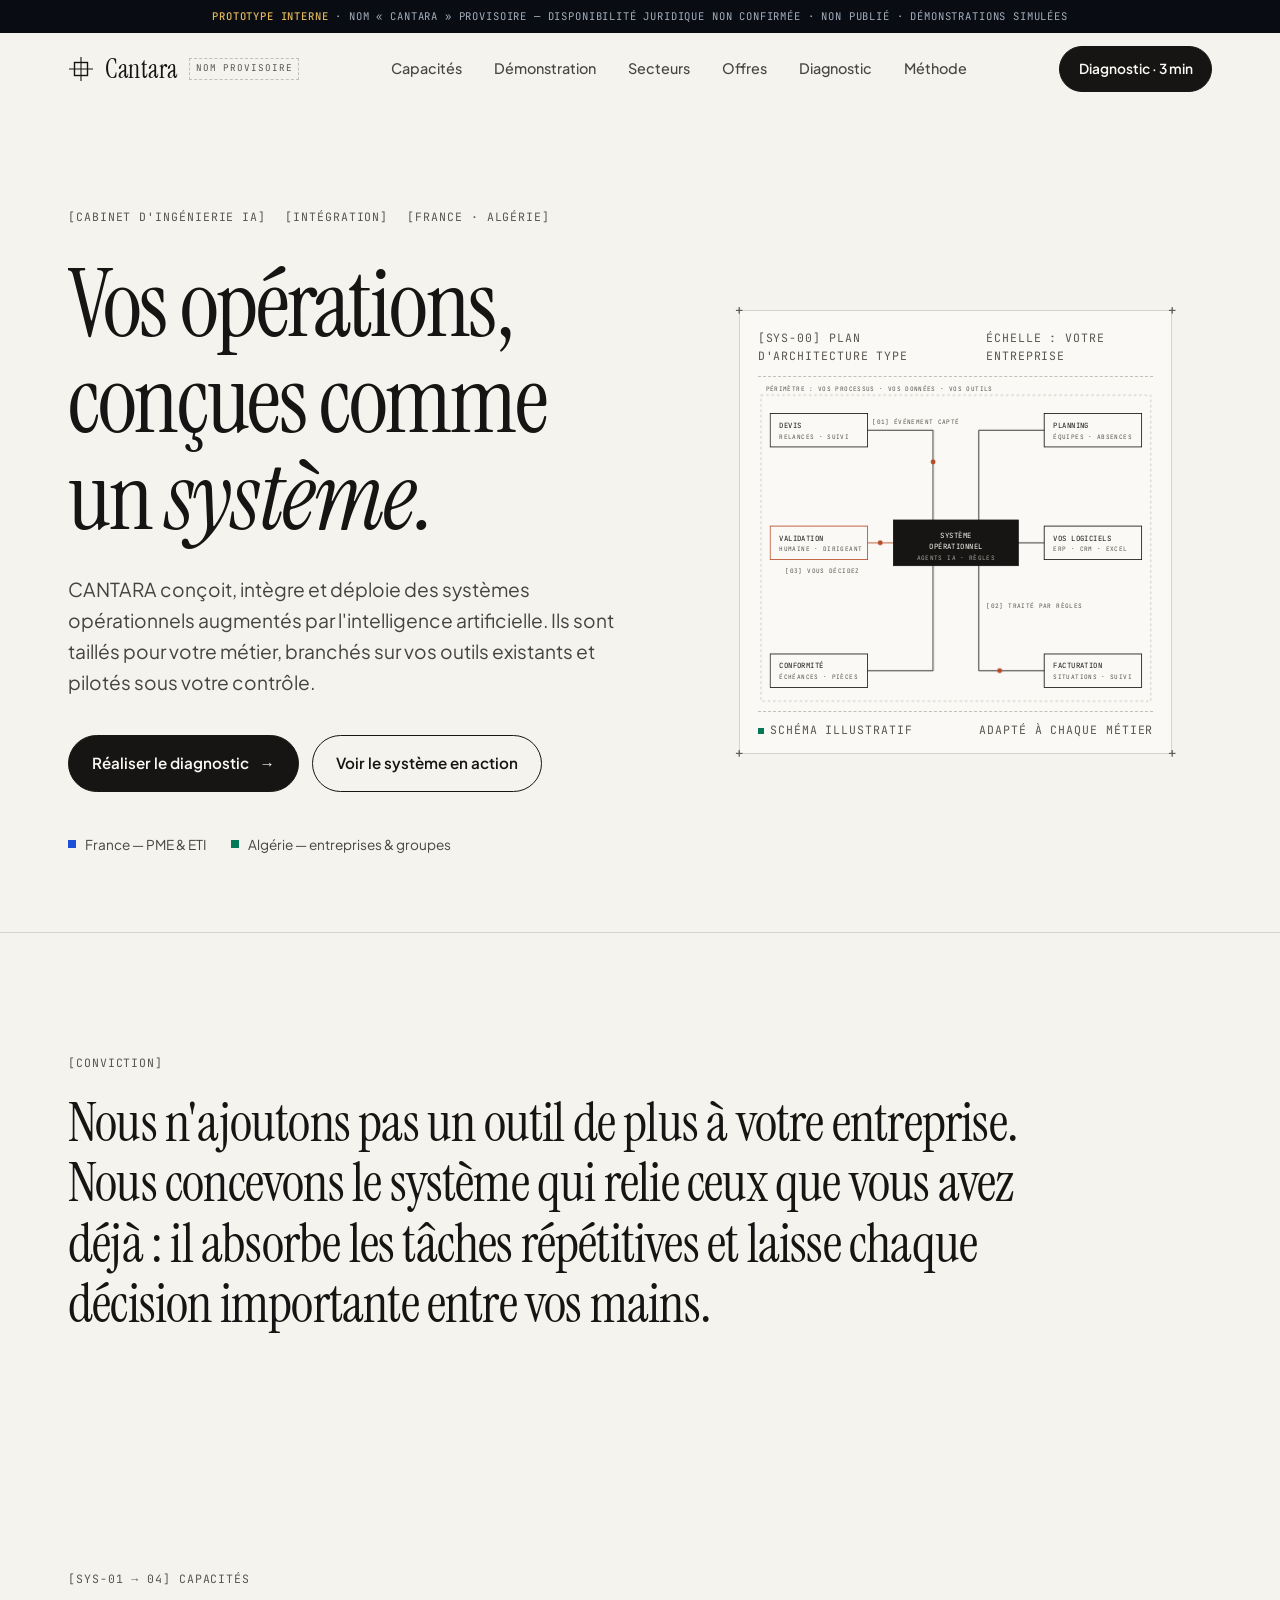
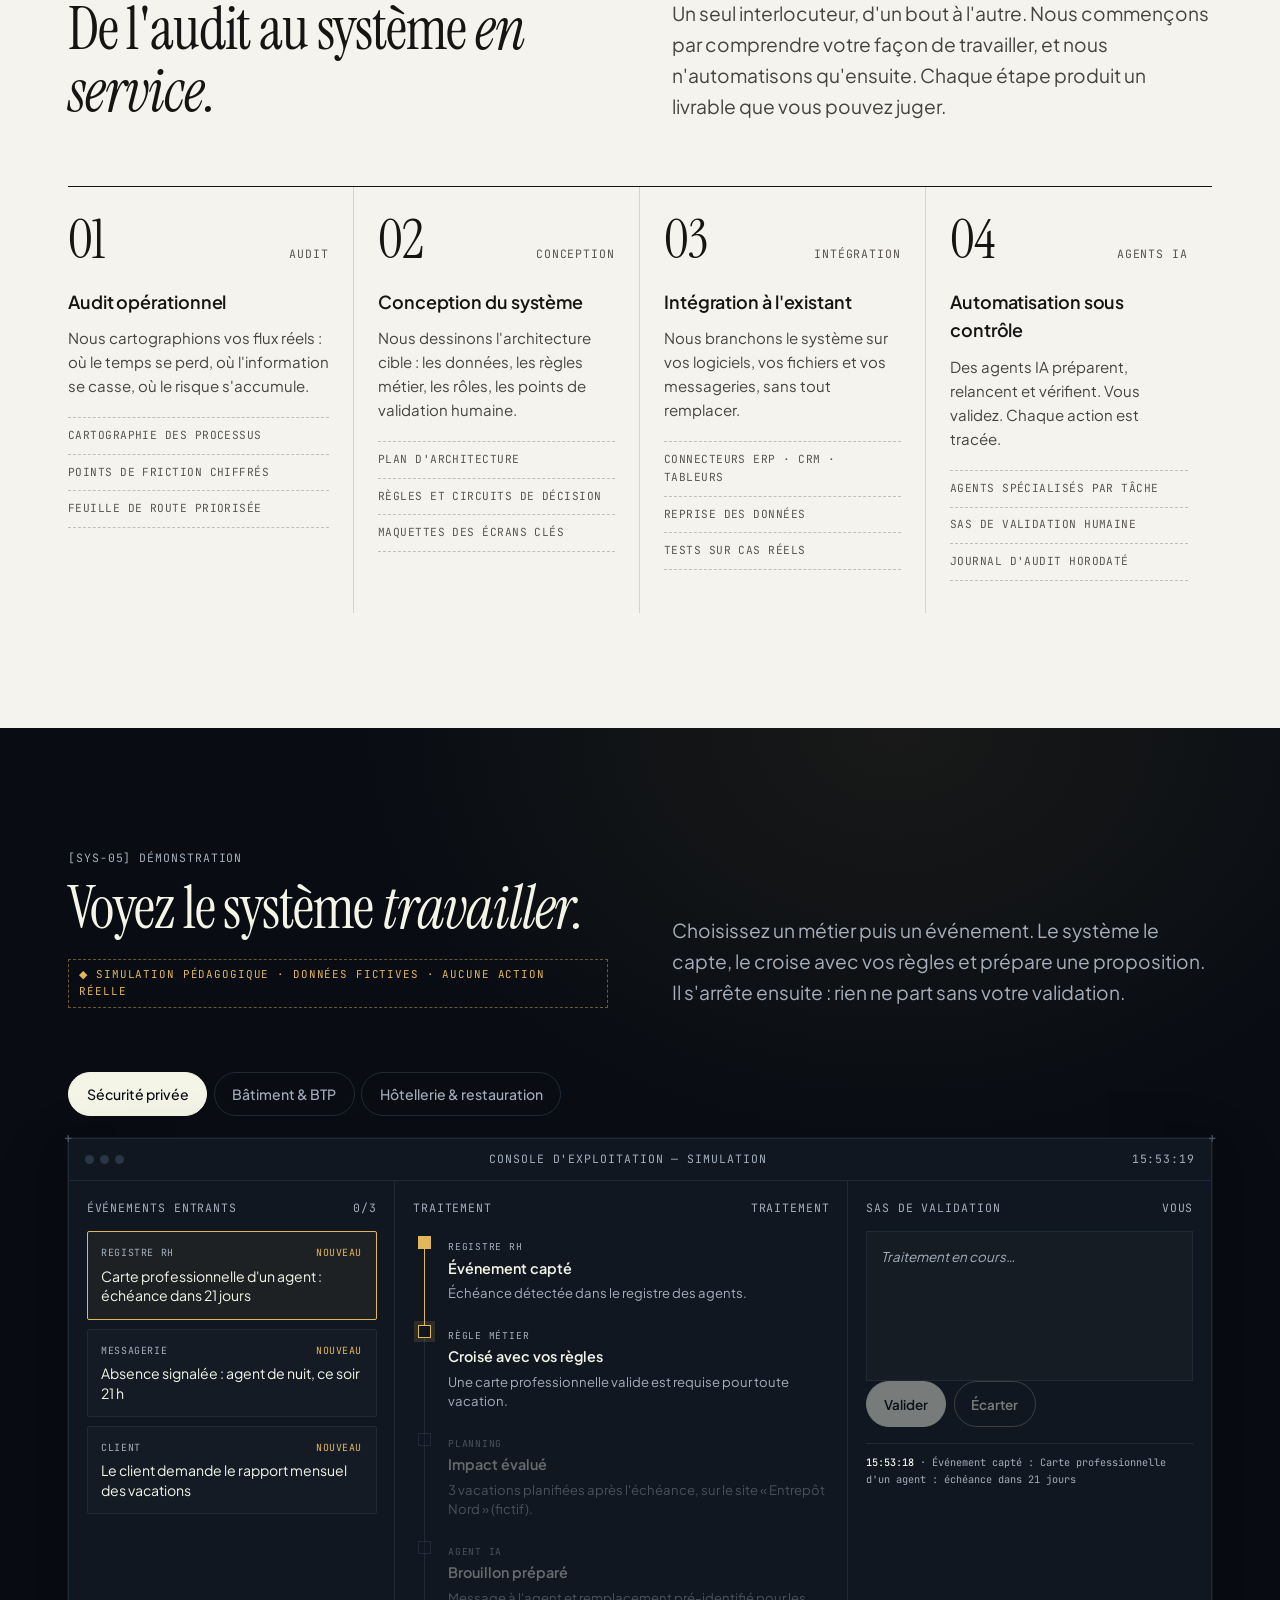
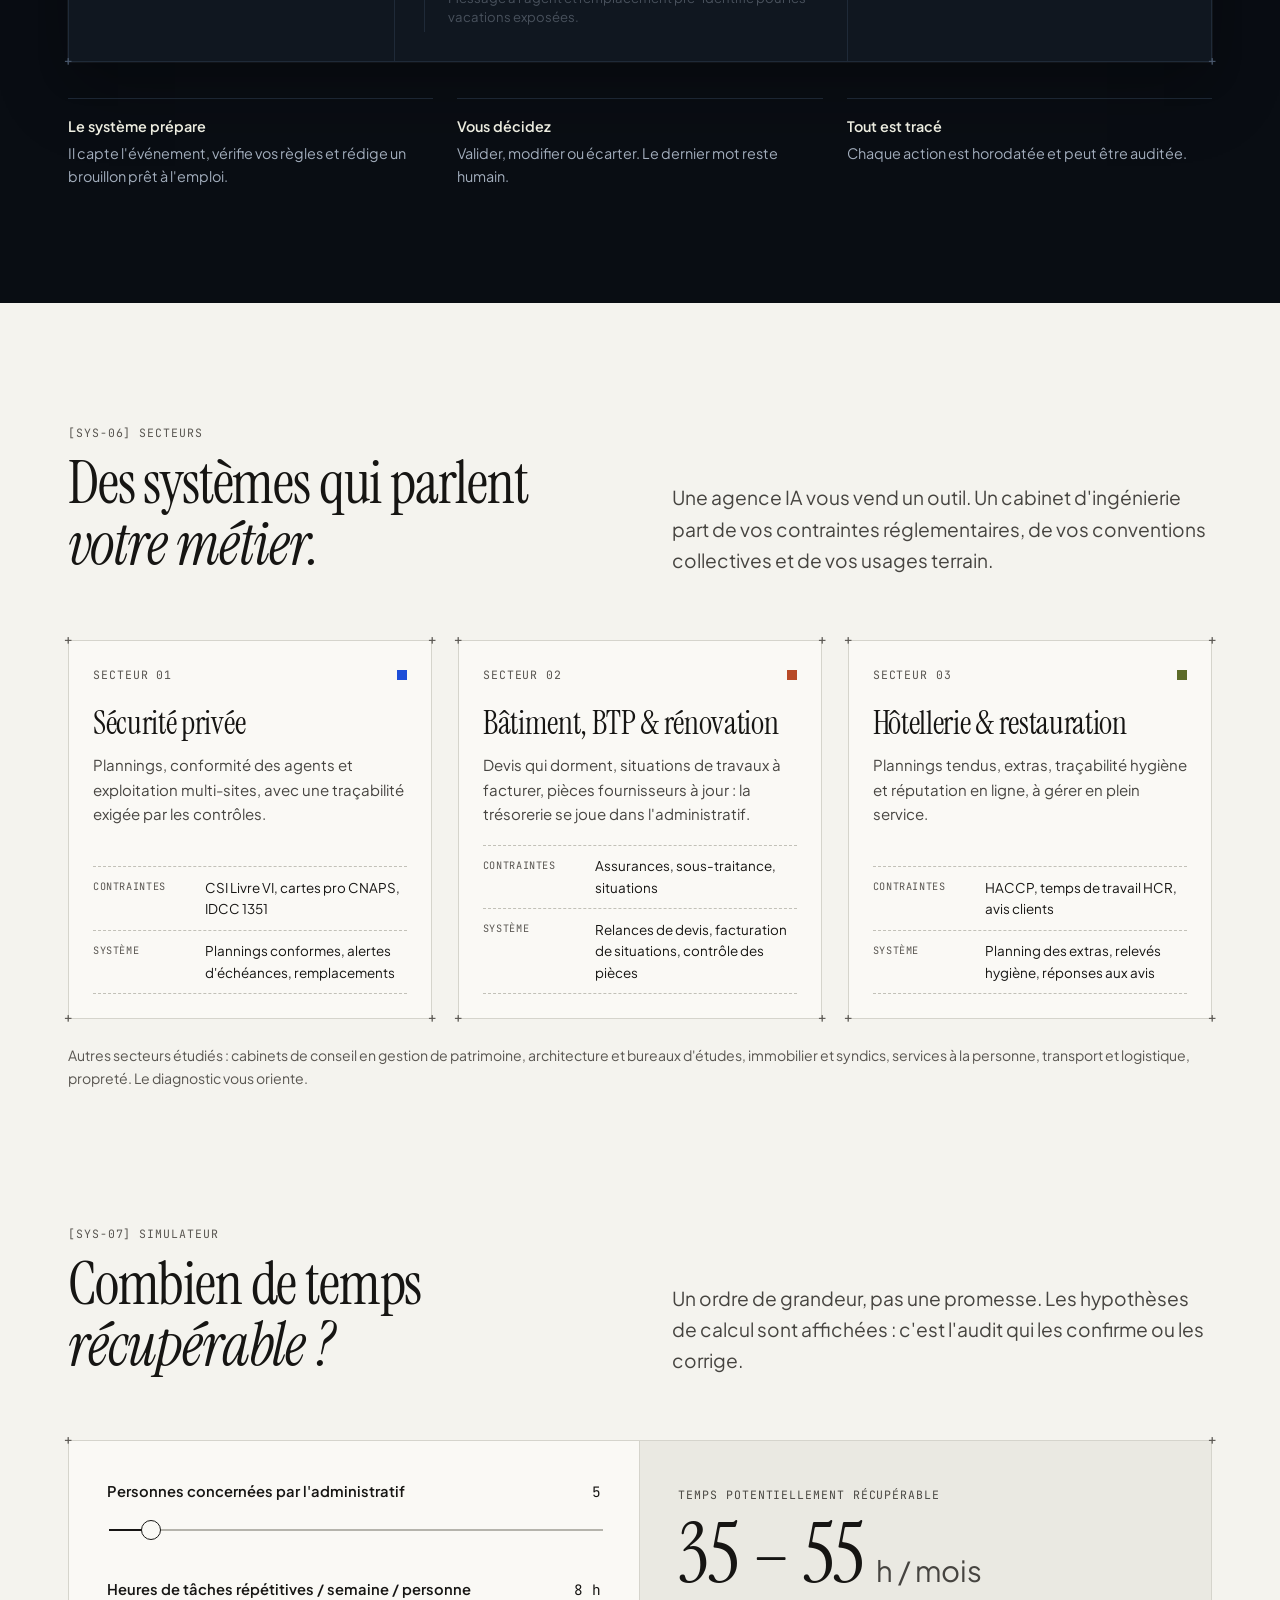
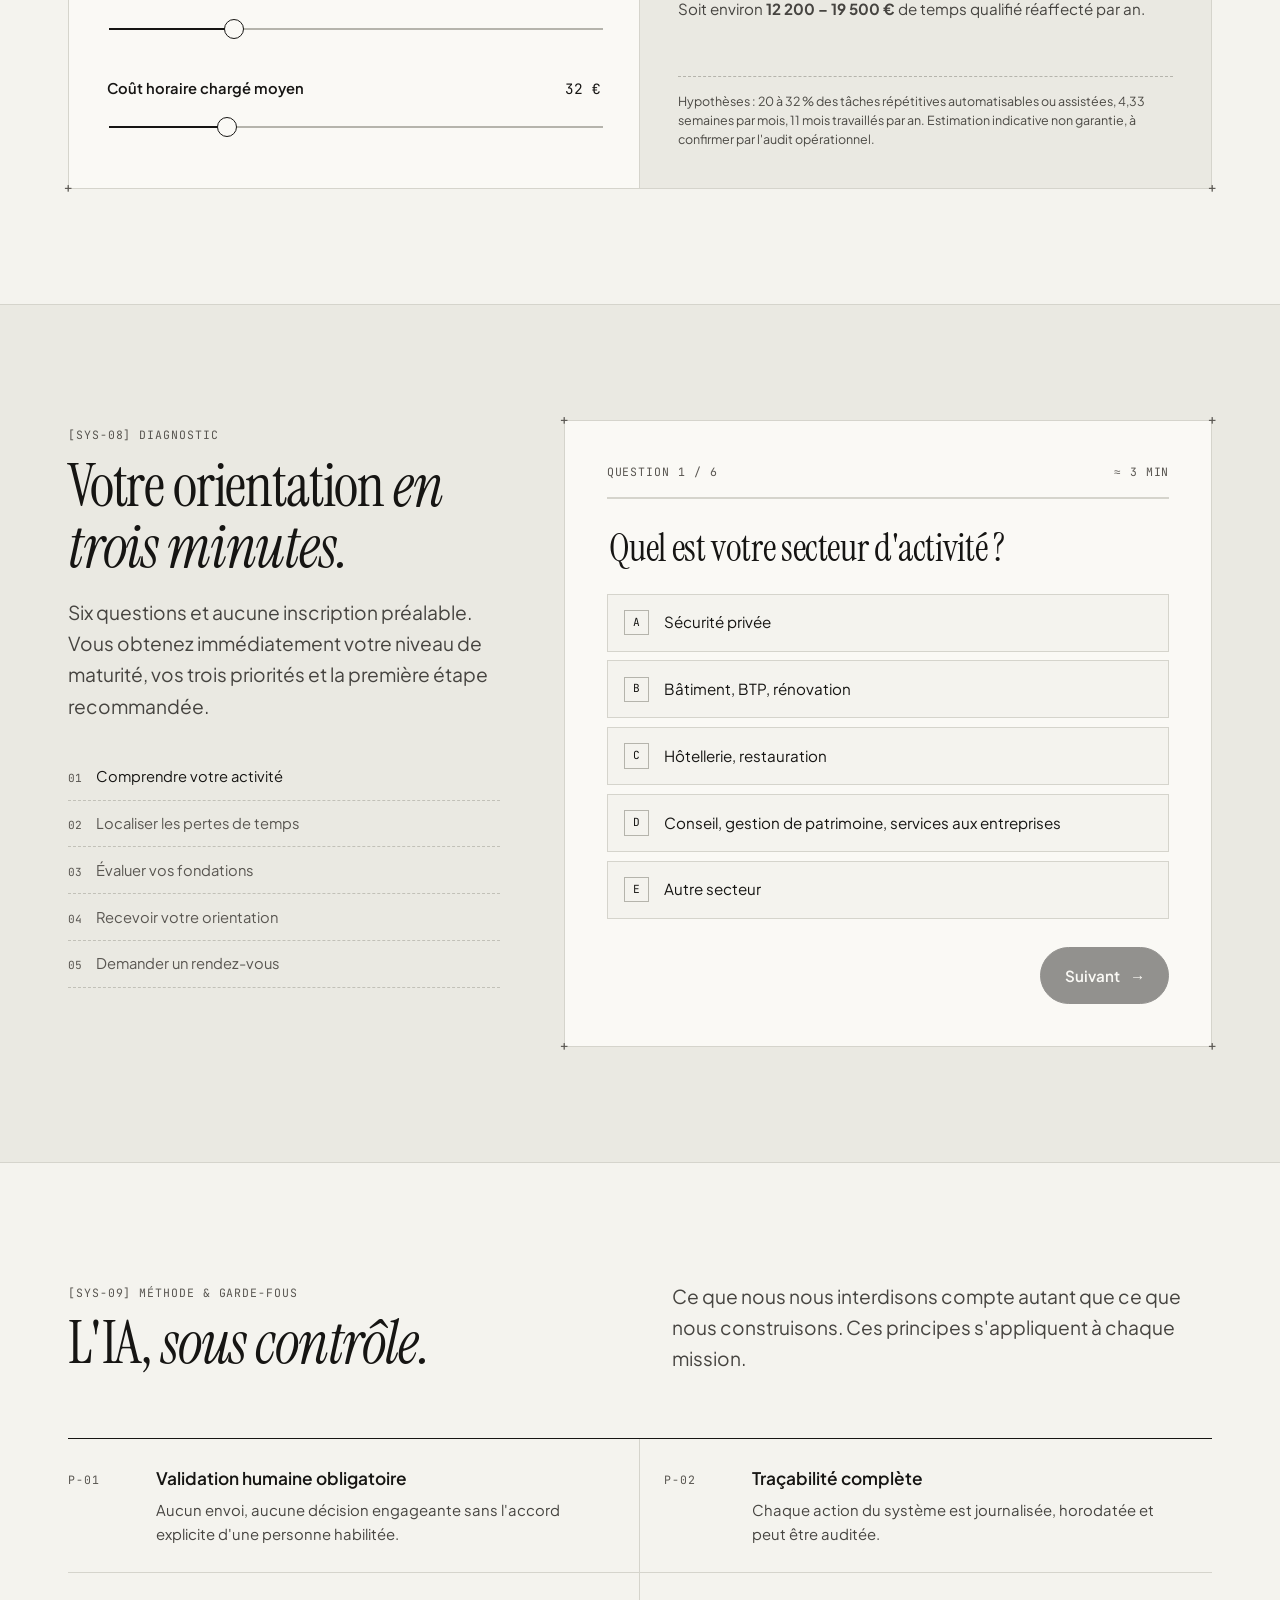
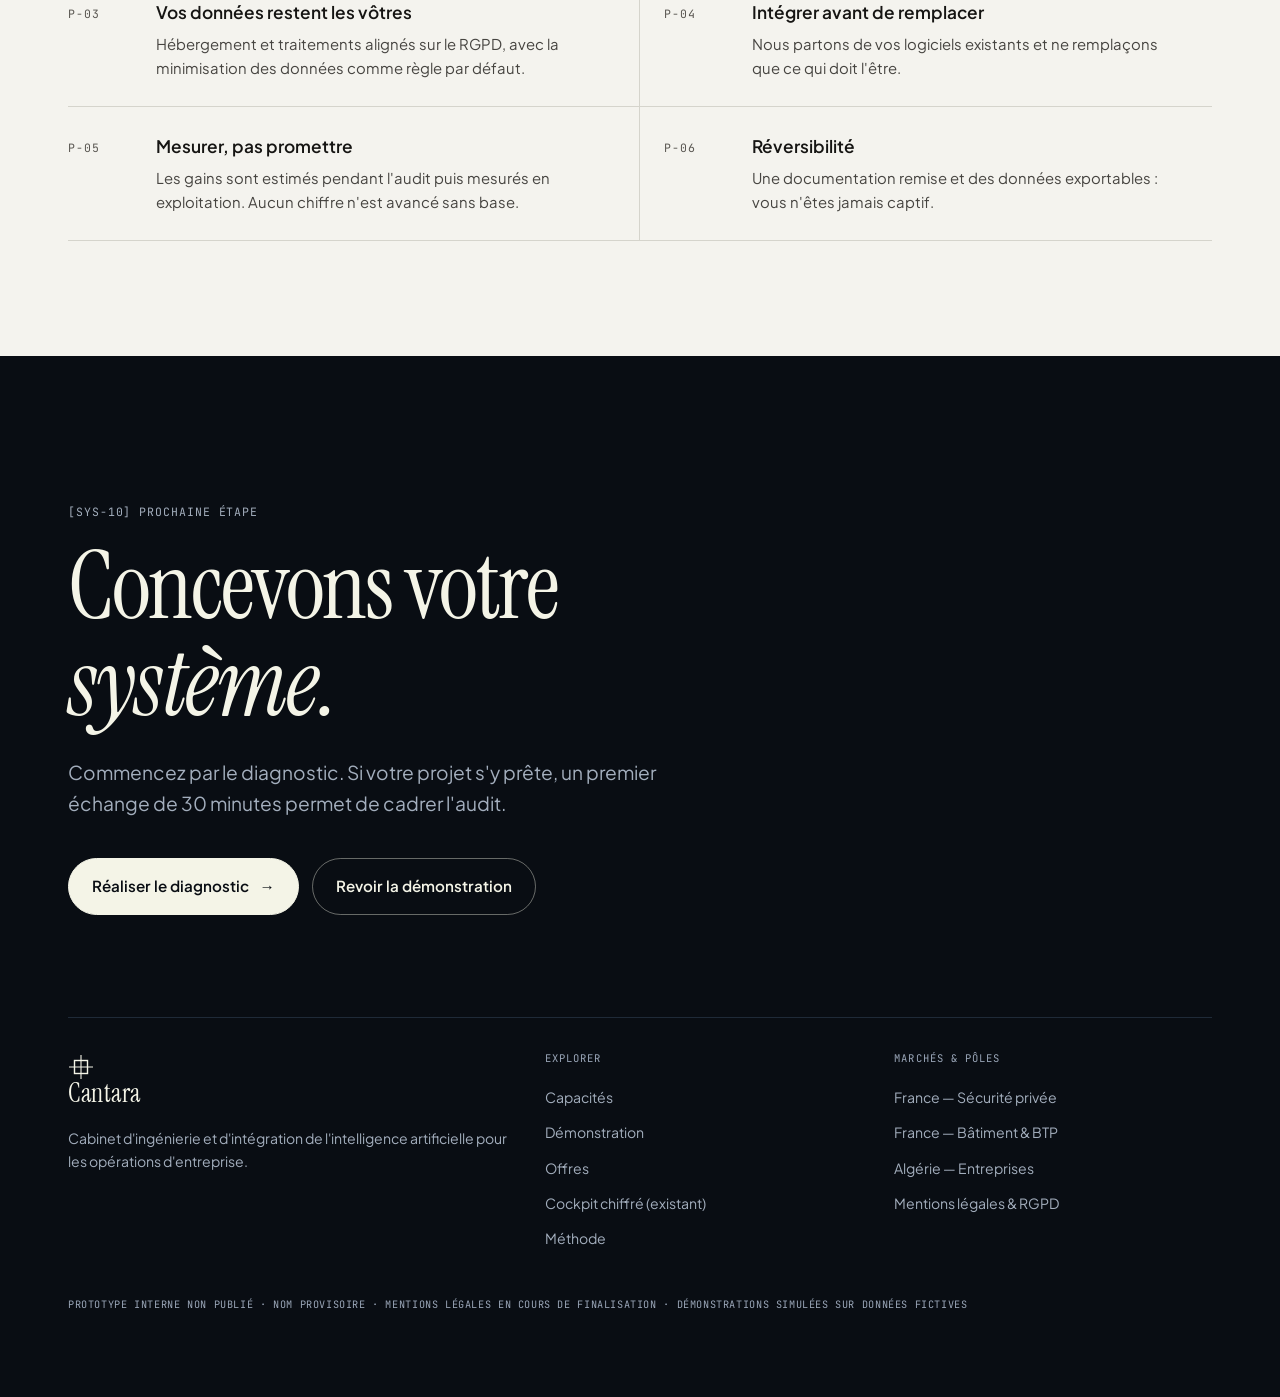
<file: sites/cantara-prototype/index.html>
<!DOCTYPE html>
<!--
  CANTARA — PROTOTYPE PAGE D'ACCUEIL v1
  Mention interne : le nom « CANTARA » est PROVISOIRE (disponibilité juridique
  INPI/EUIPO/OMPI/INAPI non confirmée). Prototype non publié, non indexé, non déployé.
  Aucun envoi réseau : ENVIRONMENT = PREPROD, WEBHOOK_ENABLED = false.
-->
<html lang="fr" class="no-js">
<head>
  <meta charset="UTF-8">
  <meta name="viewport" content="width=device-width, initial-scale=1">
  <title>CANTARA — Ingénierie et intégration de l'IA pour les opérations d'entreprise</title>
  <meta name="description" content="CANTARA conçoit, intègre et déploie des systèmes opérationnels augmentés par l'intelligence artificielle, adaptés à votre métier et placés sous contrôle humain. France · Algérie.">
  <meta name="robots" content="noindex, nofollow">
  <meta name="theme-color" content="#F4F3EE">
  <link rel="icon" type="image/svg+xml" href="data:image/svg+xml,%3Csvg xmlns='http://www.w3.org/2000/svg' viewBox='0 0 32 32'%3E%3Crect width='32' height='32' fill='%23161513'/%3E%3Cpath d='M16 6v20M6 16h20' stroke='%23F4F3EE' stroke-width='1.5'/%3E%3Crect x='10' y='10' width='12' height='12' fill='none' stroke='%23F4F3EE' stroke-width='1.5'/%3E%3C/svg%3E">
  <link rel="stylesheet" href="fonts.css">
  <link rel="stylesheet" href="cantara.css">
  <script>document.documentElement.classList.remove('no-js');</script>
</head>
<body>
  <a class="skip" href="#main">Aller au contenu</a>

  <div class="proto-bar" role="note">
    <strong>Prototype interne</strong> · Nom « CANTARA » provisoire — disponibilité juridique non confirmée · Non publié · Démonstrations simulées
  </div>

  <header class="site-header" id="siteHeader">
    <div class="wrap header-inner">
      <a class="brand" href="#top">
        <svg class="brand-mark" viewBox="0 0 26 26" fill="none" aria-hidden="true">
          <rect x="6.5" y="6.5" width="13" height="13" stroke-width="1.4"/>
          <path d="M13 1v24M1 13h24" stroke-width="1.1"/>
        </svg>
        <span class="brand-name">Cantara</span>
        <span class="brand-tag">Nom provisoire</span>
        <span class="sr-only"> — retour en haut de page</span>
      </a>
      <nav class="nav" id="mainNav" aria-label="Navigation principale">
        <a href="#capacites">Capacités</a>
        <a href="#demonstration">Démonstration</a>
        <a href="#secteurs">Secteurs</a>
        <a href="offres.html">Offres</a>
        <a href="#diagnostic">Diagnostic</a>
        <a href="#methode">Méthode</a>
        <a href="#diagnostic" class="btn btn-primary nav-cta">Lancer le diagnostic</a>
      </nav>
      <a href="#diagnostic" class="btn btn-primary header-cta" id="headerCta">Diagnostic · 3 min</a>
      <button class="menu-btn" id="menuBtn" type="button" aria-expanded="false" aria-controls="mainNav">Menu</button>
    </div>
  </header>

  <main id="main">
    <!-- ================= HERO ================= -->
    <section class="hero" id="top" aria-labelledby="heroTitle">
      <div class="wrap hero-grid">
        <div>
          <div class="hero-eyebrow mono fade-in">
            <span>Cabinet d'ingénierie IA</span><span>Intégration</span><span>France · Algérie</span>
          </div>
          <h1 class="display" id="heroTitle">
            <span class="reveal-line"><span>Vos opérations,</span></span>
            <span class="reveal-line"><span>conçues comme</span></span>
            <span class="reveal-line"><span>un <em>système.</em></span></span>
          </h1>
          <p class="lede fade-in">CANTARA conçoit, intègre et déploie des systèmes opérationnels augmentés par l'intelligence artificielle. Ils sont taillés pour votre métier, branchés sur vos outils existants et pilotés sous votre contrôle.</p>
          <div class="hero-actions fade-in">
            <a href="#diagnostic" class="btn btn-primary" id="heroDiagBtn">Réaliser le diagnostic <span class="arrow" aria-hidden="true">→</span></a>
            <a href="#demonstration" class="btn btn-ghost" id="heroDemoBtn">Voir le système en action</a>
          </div>
          <div class="hero-markets fade-in">
            <span class="market"><i style="background:var(--accent-fr)"></i>France — PME &amp; ETI</span>
            <span class="market"><i style="background:var(--accent-dz)"></i>Algérie — entreprises &amp; groupes</span>
          </div>
        </div>

        <figure class="frame blueprint" id="blueprint" aria-labelledby="bpCaption">
          <span class="x1" aria-hidden="true">+</span><span class="x2" aria-hidden="true">+</span>
          <div class="blueprint-head">
            <span class="mono">[SYS-00] Plan d'architecture type</span>
            <span class="mono">Échelle : votre entreprise</span>
          </div>
          <svg viewBox="0 0 520 424" role="img" aria-labelledby="bpTitle bpDesc">
            <title id="bpTitle">Schéma d'un système opérationnel CANTARA</title>
            <desc id="bpDesc">Un système central relie vos devis et relances, votre planning, votre conformité, votre facturation et vos logiciels existants. Chaque action sensible passe par une validation humaine.</desc>
            <rect class="bp-dash" x="4" y="16" width="512" height="402" style="--d:1.2s"/>
            <text class="bp-anno" x="10" y="10" style="--d:1.3s">PÉRIMÈTRE : VOS PROCESSUS · VOS DONNÉES · VOS OUTILS</text>

            <path class="bp-line" d="M140 62 H230 V182" style="--len:210;--d:.35s"/>
            <path class="bp-line" d="M380 62 H290 V182" style="--len:210;--d:.45s"/>
            <path class="bp-line" d="M140 378 H230 V238" style="--len:230;--d:.55s"/>
            <path class="bp-line" d="M380 378 H290 V238" style="--len:230;--d:.65s"/>
            <path class="bp-line" d="M380 210 H330" style="--len:50;--d:.75s"/>
            <path class="bp-line" d="M140 210 H190" style="--len:50;--d:.75s;stroke:var(--accent-rust)"/>

            <g class="bp-node core" style="--d:.15s">
              <rect x="178" y="180" width="164" height="60"/>
              <text x="260" y="204" text-anchor="middle">Système</text>
              <text x="260" y="218" text-anchor="middle">opérationnel</text>
              <text class="sub" x="260" y="232" text-anchor="middle">Agents IA · règles</text>
            </g>
            <g class="bp-node" style="--d:.9s"><rect x="16" y="40" width="128" height="44"/><text x="28" y="59">Devis</text><text class="sub" x="28" y="73">relances · suivi</text></g>
            <g class="bp-node" style="--d:1s"><rect x="376" y="40" width="128" height="44"/><text x="388" y="59">Planning</text><text class="sub" x="388" y="73">équipes · absences</text></g>
            <g class="bp-node" style="--d:1.1s"><rect x="16" y="356" width="128" height="44"/><text x="28" y="375">Conformité</text><text class="sub" x="28" y="389">échéances · pièces</text></g>
            <g class="bp-node" style="--d:1.2s"><rect x="376" y="356" width="128" height="44"/><text x="388" y="375">Facturation</text><text class="sub" x="388" y="389">situations · suivi</text></g>
            <g class="bp-node" style="--d:1.3s"><rect x="376" y="188" width="128" height="44"/><text x="388" y="207">Vos logiciels</text><text class="sub" x="388" y="221">ERP · CRM · Excel</text></g>
            <g class="bp-node hot" style="--d:1.4s"><rect x="16" y="188" width="128" height="44"/><text x="28" y="207">Validation</text><text class="sub" x="28" y="221">humaine · dirigeant</text></g>

            <text class="bp-anno" x="150" y="54" style="--d:1.7s">[01] ÉVÉNEMENT CAPTÉ</text>
            <text class="bp-anno" x="300" y="296" style="--d:1.85s">[02] TRAITÉ PAR RÈGLES</text>
            <text class="bp-anno" x="36" y="250" style="--d:2s">[03] VOUS DÉCIDEZ</text>

            <circle class="bp-packet" r="3.2"><animateMotion dur="3.4s" repeatCount="indefinite" path="M140 62 H230 V182"/></circle>
            <circle class="bp-packet" r="3.2"><animateMotion dur="3.8s" begin="1.1s" repeatCount="indefinite" path="M380 378 H290 V238"/></circle>
            <circle class="bp-packet" r="3.2"><animateMotion dur="2.6s" begin=".6s" repeatCount="indefinite" path="M190 210 H140"/></circle>
          </svg>
          <figcaption class="blueprint-foot" id="bpCaption">
            <span class="mono"><i class="live-dot" aria-hidden="true"></i>Schéma illustratif</span>
            <span class="mono">Adapté à chaque métier</span>
          </figcaption>
        </figure>
      </div>
    </section>

    <!-- ================= MANIFESTE ================= -->
    <section class="manifesto" aria-label="Notre conviction">
      <div class="wrap">
        <span class="mono">[Conviction]</span>
        <p class="big" id="manifesto">Nous n'ajoutons pas un outil de plus à votre entreprise. Nous concevons le système qui relie ceux que vous avez déjà : il absorbe les tâches répétitives et laisse chaque décision importante entre vos mains.</p>
      </div>
    </section>

    <!-- ================= CAPACITÉS ================= -->
    <section class="section" id="capacites" aria-labelledby="capTitle">
      <div class="wrap">
        <div class="section-head">
          <div class="reveal">
            <span class="mono">[SYS-01 → 04] Capacités</span>
            <h2 class="h2" id="capTitle">De l'audit au système <em>en service.</em></h2>
          </div>
          <p class="lede reveal" style="--rd:.1s">Un seul interlocuteur, d'un bout à l'autre. Nous commençons par comprendre votre façon de travailler, et nous n'automatisons qu'ensuite. Chaque étape produit un livrable que vous pouvez juger.</p>
        </div>
        <div class="caps">
          <article class="cap reveal">
            <div class="cap-num"><b>01</b><span class="mono">Audit</span></div>
            <h3>Audit opérationnel</h3>
            <p>Nous cartographions vos flux réels : où le temps se perd, où l'information se casse, où le risque s'accumule.</p>
            <ul><li>Cartographie des processus</li><li>Points de friction chiffrés</li><li>Feuille de route priorisée</li></ul>
          </article>
          <article class="cap reveal" style="--rd:.08s">
            <div class="cap-num"><b>02</b><span class="mono">Conception</span></div>
            <h3>Conception du système</h3>
            <p>Nous dessinons l'architecture cible : les données, les règles métier, les rôles, les points de validation humaine.</p>
            <ul><li>Plan d'architecture</li><li>Règles et circuits de décision</li><li>Maquettes des écrans clés</li></ul>
          </article>
          <article class="cap reveal" style="--rd:.16s">
            <div class="cap-num"><b>03</b><span class="mono">Intégration</span></div>
            <h3>Intégration à l'existant</h3>
            <p>Nous branchons le système sur vos logiciels, vos fichiers et vos messageries, sans tout remplacer.</p>
            <ul><li>Connecteurs ERP · CRM · tableurs</li><li>Reprise des données</li><li>Tests sur cas réels</li></ul>
          </article>
          <article class="cap reveal" style="--rd:.24s">
            <div class="cap-num"><b>04</b><span class="mono">Agents IA</span></div>
            <h3>Automatisation sous contrôle</h3>
            <p>Des agents IA préparent, relancent et vérifient. Vous validez. Chaque action est tracée.</p>
            <ul><li>Agents spécialisés par tâche</li><li>Sas de validation humaine</li><li>Journal d'audit horodaté</li></ul>
          </article>
        </div>
      </div>
    </section>

    <!-- ================= THÉÂTRE SYSTÈME ================= -->
    <section class="night theater" id="demonstration" aria-labelledby="demoTitle">
      <div class="wrap">
        <div class="section-head">
          <div class="reveal">
            <span class="mono">[SYS-05] Démonstration</span>
            <h2 class="h2" id="demoTitle">Voyez le système <em>travailler.</em></h2>
            <span class="demo-disclaimer">◆ Simulation pédagogique · données fictives · aucune action réelle</span>
          </div>
          <p class="lede reveal" style="--rd:.1s">Choisissez un métier puis un événement. Le système le capte, le croise avec vos règles et prépare une proposition. Il s'arrête ensuite : rien ne part sans votre validation.</p>
        </div>

        <div class="sector-tabs" role="tablist" aria-label="Choisir un métier pour la démonstration" id="sectorTabs"></div>

        <div class="frame console reveal" id="console">
          <span class="x1" aria-hidden="true">+</span><span class="x2" aria-hidden="true">+</span>
          <div class="console-bar">
            <span class="dots" aria-hidden="true"><i></i><i></i><i></i></span>
            <span class="mono" id="consoleTitle">Console d'exploitation — simulation</span>
            <span class="mono" id="consoleClock" aria-hidden="true">--:--:--</span>
          </div>
          <div class="console-body" role="tabpanel" id="demoPanel" aria-labelledby="">
            <div class="col">
              <div class="col-title"><span class="mono">Événements entrants</span><span class="mono" id="evCount">0/3</span></div>
              <div class="event-list" id="eventList"></div>
            </div>
            <div class="col">
              <div class="col-title"><span class="mono">Traitement</span><span class="mono" id="pipeState">En attente</span></div>
              <div class="pipeline">
                <span class="bar" id="pipeBar" aria-hidden="true"></span>
                <ol class="steps" id="pipeline" aria-live="polite"></ol>
              </div>
            </div>
            <div class="col">
              <div class="col-title"><span class="mono">Sas de validation</span><span class="mono">Vous</span></div>
              <div class="draft empty" id="draft">Sélectionnez un événement pour lancer le traitement.</div>
              <ul class="checks" id="checks" hidden></ul>
              <div class="decision">
                <button type="button" class="btn btn-primary" id="approveBtn" disabled>Valider</button>
                <button type="button" class="btn btn-ghost" id="rejectBtn" disabled>Écarter</button>
              </div>
              <div class="audit" id="audit" role="log" aria-live="polite" aria-label="Journal d'audit"></div>
            </div>
          </div>
        </div>

        <div class="theater-foot">
          <div class="reveal"><b>Le système prépare</b>Il capte l'événement, vérifie vos règles et rédige un brouillon prêt à l'emploi.</div>
          <div class="reveal" style="--rd:.08s"><b>Vous décidez</b>Valider, modifier ou écarter. Le dernier mot reste humain.</div>
          <div class="reveal" style="--rd:.16s"><b>Tout est tracé</b>Chaque action est horodatée et peut être auditée.</div>
        </div>
      </div>
    </section>

    <!-- ================= SECTEURS ================= -->
    <section class="section" id="secteurs" aria-labelledby="secTitle">
      <div class="wrap">
        <div class="section-head">
          <div class="reveal">
            <span class="mono">[SYS-06] Secteurs</span>
            <h2 class="h2" id="secTitle">Des systèmes qui parlent <em>votre métier.</em></h2>
          </div>
          <p class="lede reveal" style="--rd:.1s">Une agence IA vous vend un outil. Un cabinet d'ingénierie part de vos contraintes réglementaires, de vos conventions collectives et de vos usages terrain.</p>
        </div>
        <div class="sectors">
          <article class="frame sector reveal">
            <span class="x1" aria-hidden="true">+</span><span class="x2" aria-hidden="true">+</span>
            <div class="sector-top"><span class="mono">Secteur 01</span><i class="sector-swatch" style="background:var(--accent-fr)"></i></div>
            <h3>Sécurité privée</h3>
            <p>Plannings, conformité des agents et exploitation multi-sites, avec une traçabilité exigée par les contrôles.</p>
            <dl>
              <div><dt>Contraintes</dt><dd>CSI Livre VI, cartes pro CNAPS, IDCC 1351</dd></div>
              <div><dt>Système</dt><dd>Plannings conformes, alertes d'échéances, remplacements</dd></div>
            </dl>
          </article>
          <article class="frame sector reveal" style="--rd:.08s">
            <span class="x1" aria-hidden="true">+</span><span class="x2" aria-hidden="true">+</span>
            <div class="sector-top"><span class="mono">Secteur 02</span><i class="sector-swatch" style="background:var(--accent-rust)"></i></div>
            <h3>Bâtiment, BTP &amp; rénovation</h3>
            <p>Devis qui dorment, situations de travaux à facturer, pièces fournisseurs à jour : la trésorerie se joue dans l'administratif.</p>
            <dl>
              <div><dt>Contraintes</dt><dd>Assurances, sous-traitance, situations</dd></div>
              <div><dt>Système</dt><dd>Relances de devis, facturation de situations, contrôle des pièces</dd></div>
            </dl>
          </article>
          <article class="frame sector reveal" style="--rd:.16s">
            <span class="x1" aria-hidden="true">+</span><span class="x2" aria-hidden="true">+</span>
            <div class="sector-top"><span class="mono">Secteur 03</span><i class="sector-swatch" style="background:var(--accent-olive)"></i></div>
            <h3>Hôtellerie &amp; restauration</h3>
            <p>Plannings tendus, extras, traçabilité hygiène et réputation en ligne, à gérer en plein service.</p>
            <dl>
              <div><dt>Contraintes</dt><dd>HACCP, temps de travail HCR, avis clients</dd></div>
              <div><dt>Système</dt><dd>Planning des extras, relevés hygiène, réponses aux avis</dd></div>
            </dl>
          </article>
        </div>
        <p class="sectors-note reveal">Autres secteurs étudiés : cabinets de conseil en gestion de patrimoine, architecture et bureaux d'études, immobilier et syndics, services à la personne, transport et logistique, propreté. Le diagnostic vous oriente.</p>
      </div>
    </section>

    <!-- ================= SIMULATEUR ================= -->
    <section class="section" style="padding-top:0" aria-labelledby="simTitle">
      <div class="wrap">
        <div class="section-head">
          <div class="reveal">
            <span class="mono">[SYS-07] Simulateur</span>
            <h2 class="h2" id="simTitle">Combien de temps <em>récupérable ?</em></h2>
          </div>
          <p class="lede reveal" style="--rd:.1s">Un ordre de grandeur, pas une promesse. Les hypothèses de calcul sont affichées : c'est l'audit qui les confirme ou les corrige.</p>
        </div>
        <div class="frame sim reveal" id="simulator">
          <span class="x1" aria-hidden="true">+</span><span class="x2" aria-hidden="true">+</span>
          <div class="sim-inputs">
            <div class="field">
              <div class="field-row"><label for="simPeople">Personnes concernées par l'administratif</label><output for="simPeople" id="simPeopleOut">5</output></div>
              <input type="range" id="simPeople" min="1" max="60" value="5">
            </div>
            <div class="field">
              <div class="field-row"><label for="simHours">Heures de tâches répétitives / semaine / personne</label><output for="simHours" id="simHoursOut">8 h</output></div>
              <input type="range" id="simHours" min="1" max="30" value="8">
            </div>
            <div class="field" style="margin-bottom:0">
              <div class="field-row"><label for="simCost">Coût horaire chargé moyen</label><output for="simCost" id="simCostOut">32 €</output></div>
              <input type="range" id="simCost" min="15" max="90" value="32">
            </div>
          </div>
          <div class="sim-out" aria-live="polite">
            <div>
              <span class="mono">Temps potentiellement récupérable</span>
              <p class="sim-big"><span id="simHoursRange">35 – 55</span> <small>h / mois</small></p>
              <p class="sim-sub">Soit environ <strong id="simEuroRange">12 200 – 19 500 €</strong> de temps qualifié réaffecté par an.</p>
            </div>
            <p class="sim-hyp">Hypothèses : 20 à 32 % des tâches répétitives automatisables ou assistées, 4,33 semaines par mois, 11 mois travaillés par an. Estimation indicative non garantie, à confirmer par l'audit opérationnel.</p>
          </div>
        </div>
      </div>
    </section>

    <!-- ================= DIAGNOSTIC ================= -->
    <section class="section" id="diagnostic" style="background:var(--stone); border-top:1px solid var(--edge); border-bottom:1px solid var(--edge)" aria-labelledby="diagTitle">
      <div class="wrap diag">
        <div class="diag-side reveal">
          <span class="mono">[SYS-08] Diagnostic</span>
          <h2 class="h2" id="diagTitle">Votre orientation <em>en trois minutes.</em></h2>
          <p class="lede" style="margin-top:1.2rem">Six questions et aucune inscription préalable. Vous obtenez immédiatement votre niveau de maturité, vos trois priorités et la première étape recommandée.</p>
          <ol class="diag-steps" id="diagSteps">
            <li data-k="0"><b>01</b>Comprendre votre activité</li>
            <li data-k="2"><b>02</b>Localiser les pertes de temps</li>
            <li data-k="4"><b>03</b>Évaluer vos fondations</li>
            <li data-k="6"><b>04</b>Recevoir votre orientation</li>
            <li data-k="7"><b>05</b>Demander un rendez-vous</li>
          </ol>
        </div>
        <div class="frame diag-panel reveal" style="--rd:.1s" id="diagPanel">
          <span class="x1" aria-hidden="true">+</span><span class="x2" aria-hidden="true">+</span>
          <div id="diagStage"></div>
        </div>
      </div>
    </section>

    <!-- ================= MÉTHODE & GARDE-FOUS ================= -->
    <section class="section" id="methode" aria-labelledby="methTitle">
      <div class="wrap">
        <div class="section-head">
          <div class="reveal">
            <span class="mono">[SYS-09] Méthode &amp; garde-fous</span>
            <h2 class="h2" id="methTitle">L'IA, <em>sous contrôle.</em></h2>
          </div>
          <p class="lede reveal" style="--rd:.1s">Ce que nous nous interdisons compte autant que ce que nous construisons. Ces principes s'appliquent à chaque mission.</p>
        </div>
        <div class="principles">
          <div class="principle reveal"><span class="mono">P-01</span><div><h3>Validation humaine obligatoire</h3><p>Aucun envoi, aucune décision engageante sans l'accord explicite d'une personne habilitée.</p></div></div>
          <div class="principle reveal" style="--rd:.06s"><span class="mono">P-02</span><div><h3>Traçabilité complète</h3><p>Chaque action du système est journalisée, horodatée et peut être auditée.</p></div></div>
          <div class="principle reveal"><span class="mono">P-03</span><div><h3>Vos données restent les vôtres</h3><p>Hébergement et traitements alignés sur le RGPD, avec la minimisation des données comme règle par défaut.</p></div></div>
          <div class="principle reveal" style="--rd:.06s"><span class="mono">P-04</span><div><h3>Intégrer avant de remplacer</h3><p>Nous partons de vos logiciels existants et ne remplaçons que ce qui doit l'être.</p></div></div>
          <div class="principle reveal"><span class="mono">P-05</span><div><h3>Mesurer, pas promettre</h3><p>Les gains sont estimés pendant l'audit puis mesurés en exploitation. Aucun chiffre n'est avancé sans base.</p></div></div>
          <div class="principle reveal" style="--rd:.06s"><span class="mono">P-06</span><div><h3>Réversibilité</h3><p>Une documentation remise et des données exportables : vous n'êtes jamais captif.</p></div></div>
        </div>
      </div>
    </section>

    <!-- ================= CTA FINAL ================= -->
    <section class="night final" aria-labelledby="finalTitle">
      <div class="wrap">
        <span class="mono">[SYS-10] Prochaine étape</span>
        <h2 class="display reveal" id="finalTitle" style="margin-top:1rem">Concevons votre <em>système.</em></h2>
        <p class="lede reveal" style="margin-top:1.6rem">Commencez par le diagnostic. Si votre projet s'y prête, un premier échange de 30 minutes permet de cadrer l'audit.</p>
        <div class="final-actions reveal">
          <a href="#diagnostic" class="btn btn-primary" id="finalDiagBtn">Réaliser le diagnostic <span class="arrow" aria-hidden="true">→</span></a>
          <a href="#demonstration" class="btn btn-ghost">Revoir la démonstration</a>
        </div>

        <footer class="footer-grid">
          <div>
            <a class="brand" href="#top" style="color:var(--cream)"><svg class="brand-mark" viewBox="0 0 26 26" fill="none" aria-hidden="true"><rect x="6.5" y="6.5" width="13" height="13" stroke-width="1.4"/><path d="M13 1v24M1 13h24" stroke-width="1.1"/></svg><span class="brand-name">Cantara</span></a>
            <p style="margin:1rem 0 0;max-width:30rem">Cabinet d'ingénierie et d'intégration de l'intelligence artificielle pour les opérations d'entreprise.</p>
          </div>
          <div>
            <h4>Explorer</h4>
            <ul>
              <li><a href="#capacites">Capacités</a></li>
              <li><a href="#demonstration">Démonstration</a></li>
              <li><a href="offres.html">Offres</a></li>
              <li><a href="../demonstrateur/index.html">Cockpit chiffré (existant)</a></li>
              <li><a href="#methode">Méthode</a></li>
            </ul>
          </div>
          <div>
            <h4>Marchés &amp; pôles</h4>
            <ul>
              <li><a href="../france/securite-privee/index.html">France — Sécurité privée</a></li>
              <li><a href="../france/batiment-renovation/index.html">France — Bâtiment &amp; BTP</a></li>
              <li><a href="../algerie/index.html">Algérie — Entreprises</a></li>
              <li><a href="../shared/mentions-legales-confidentialite.html">Mentions légales &amp; RGPD</a></li>
            </ul>
          </div>
        </footer>
        <p class="footer-legal">Prototype interne non publié · Nom provisoire · Mentions légales en cours de finalisation · Démonstrations simulées sur données fictives</p>
      </div>
    </section>
  </main>

  <script src="../shared/syntesia-forms.js" defer></script>
  <script src="cantara.js" defer></script>
</body>
</html>
</file>
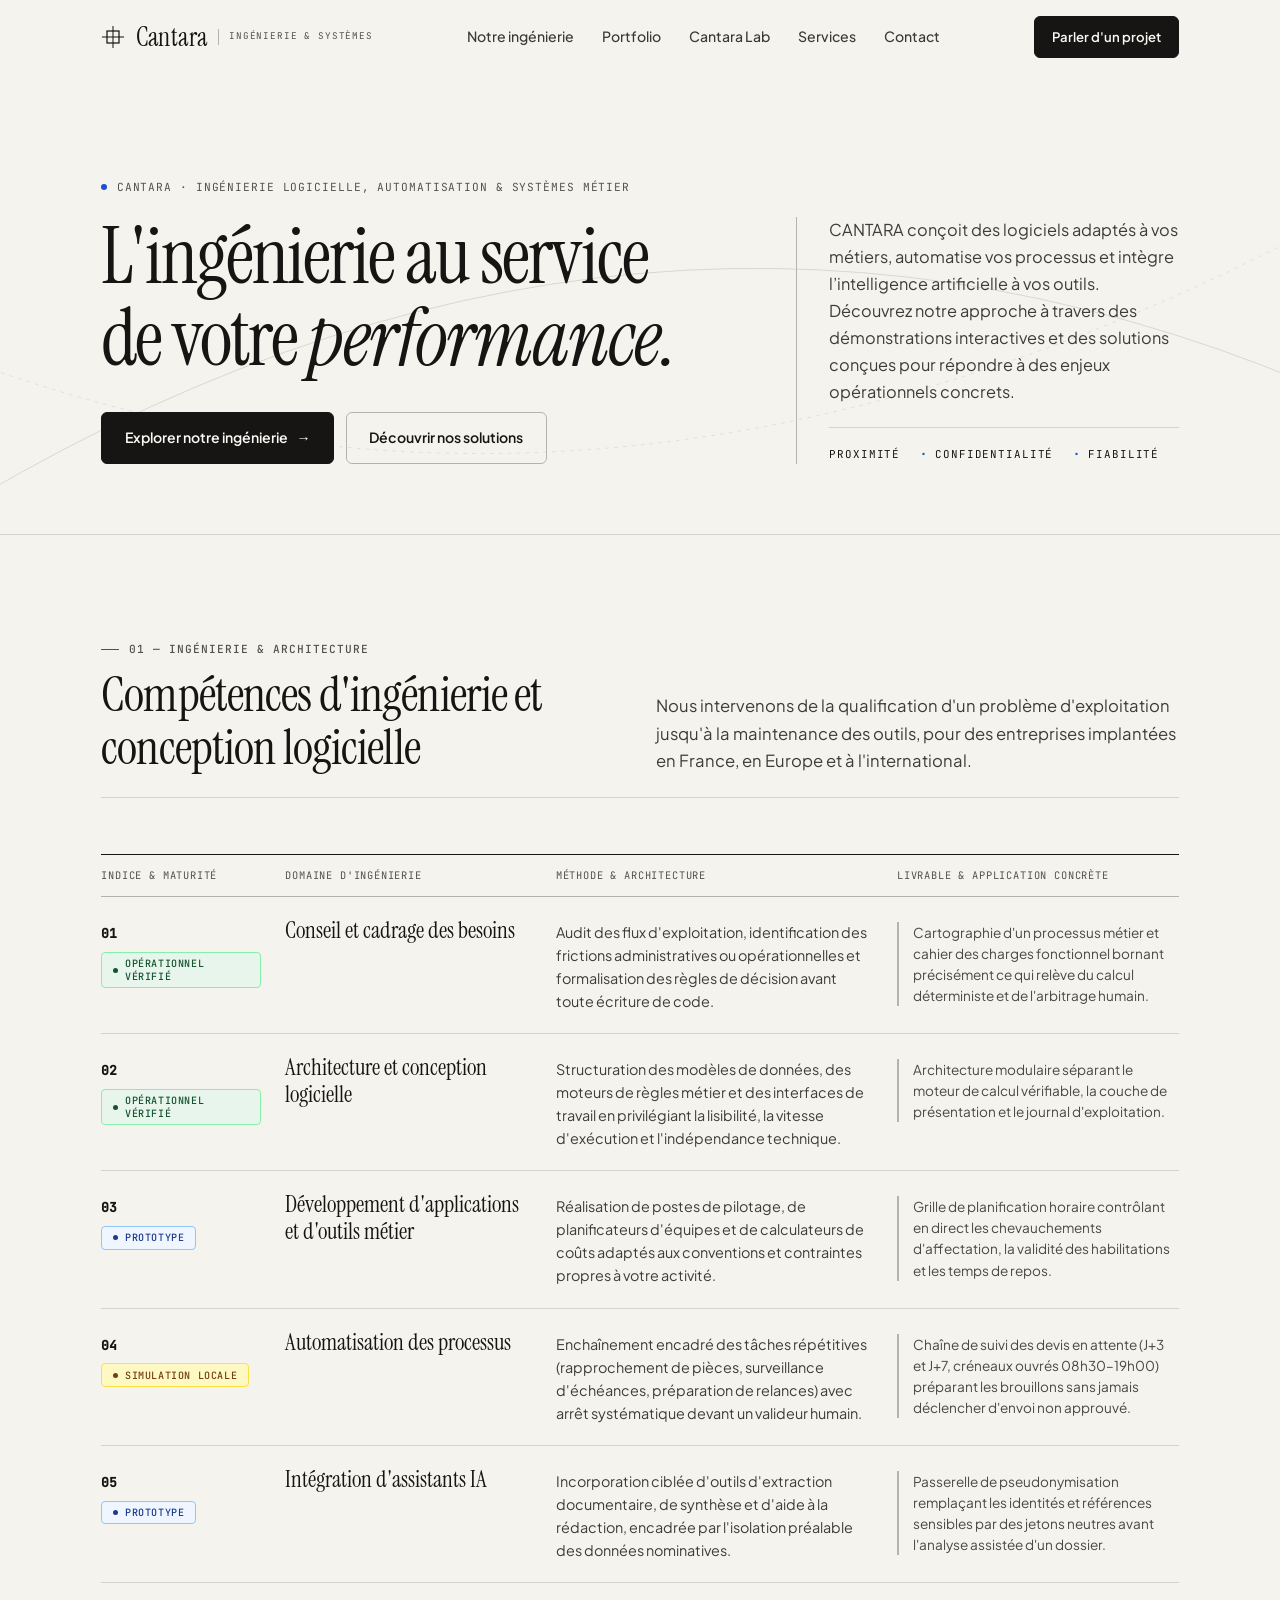
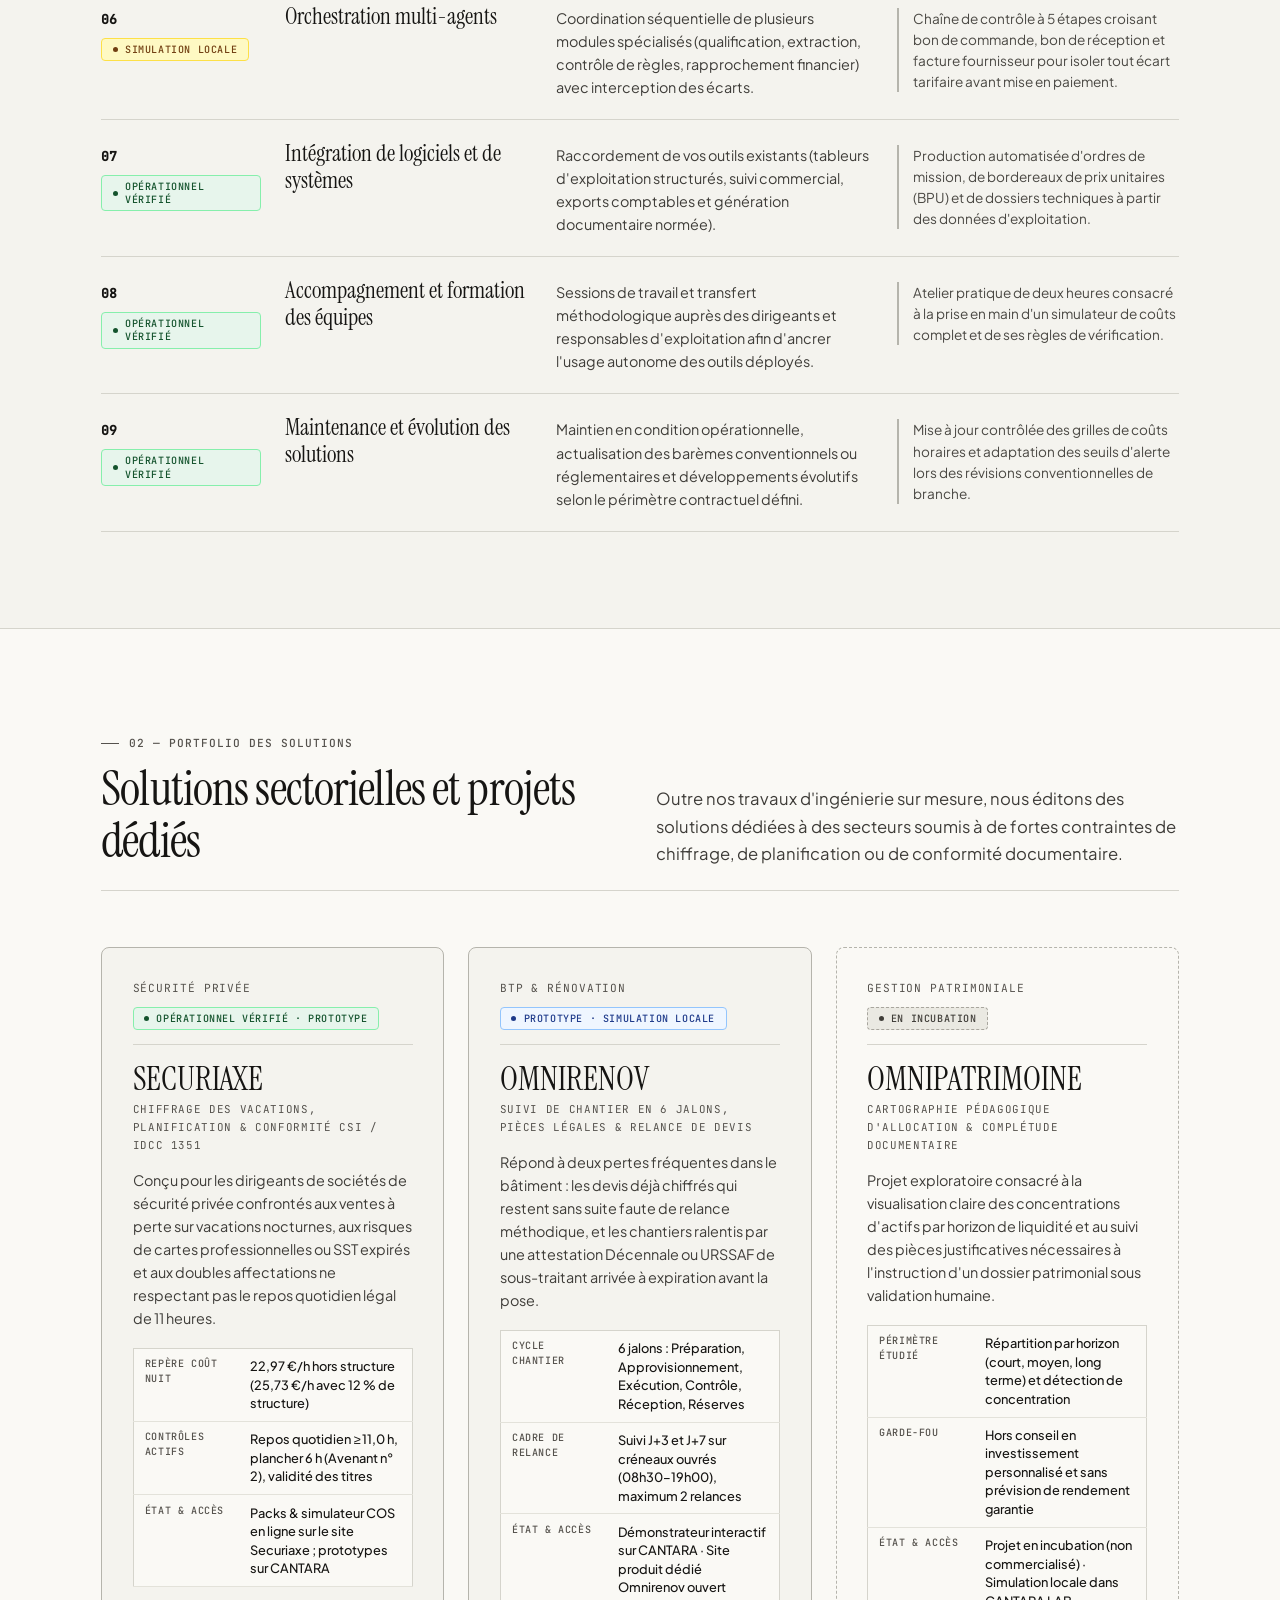
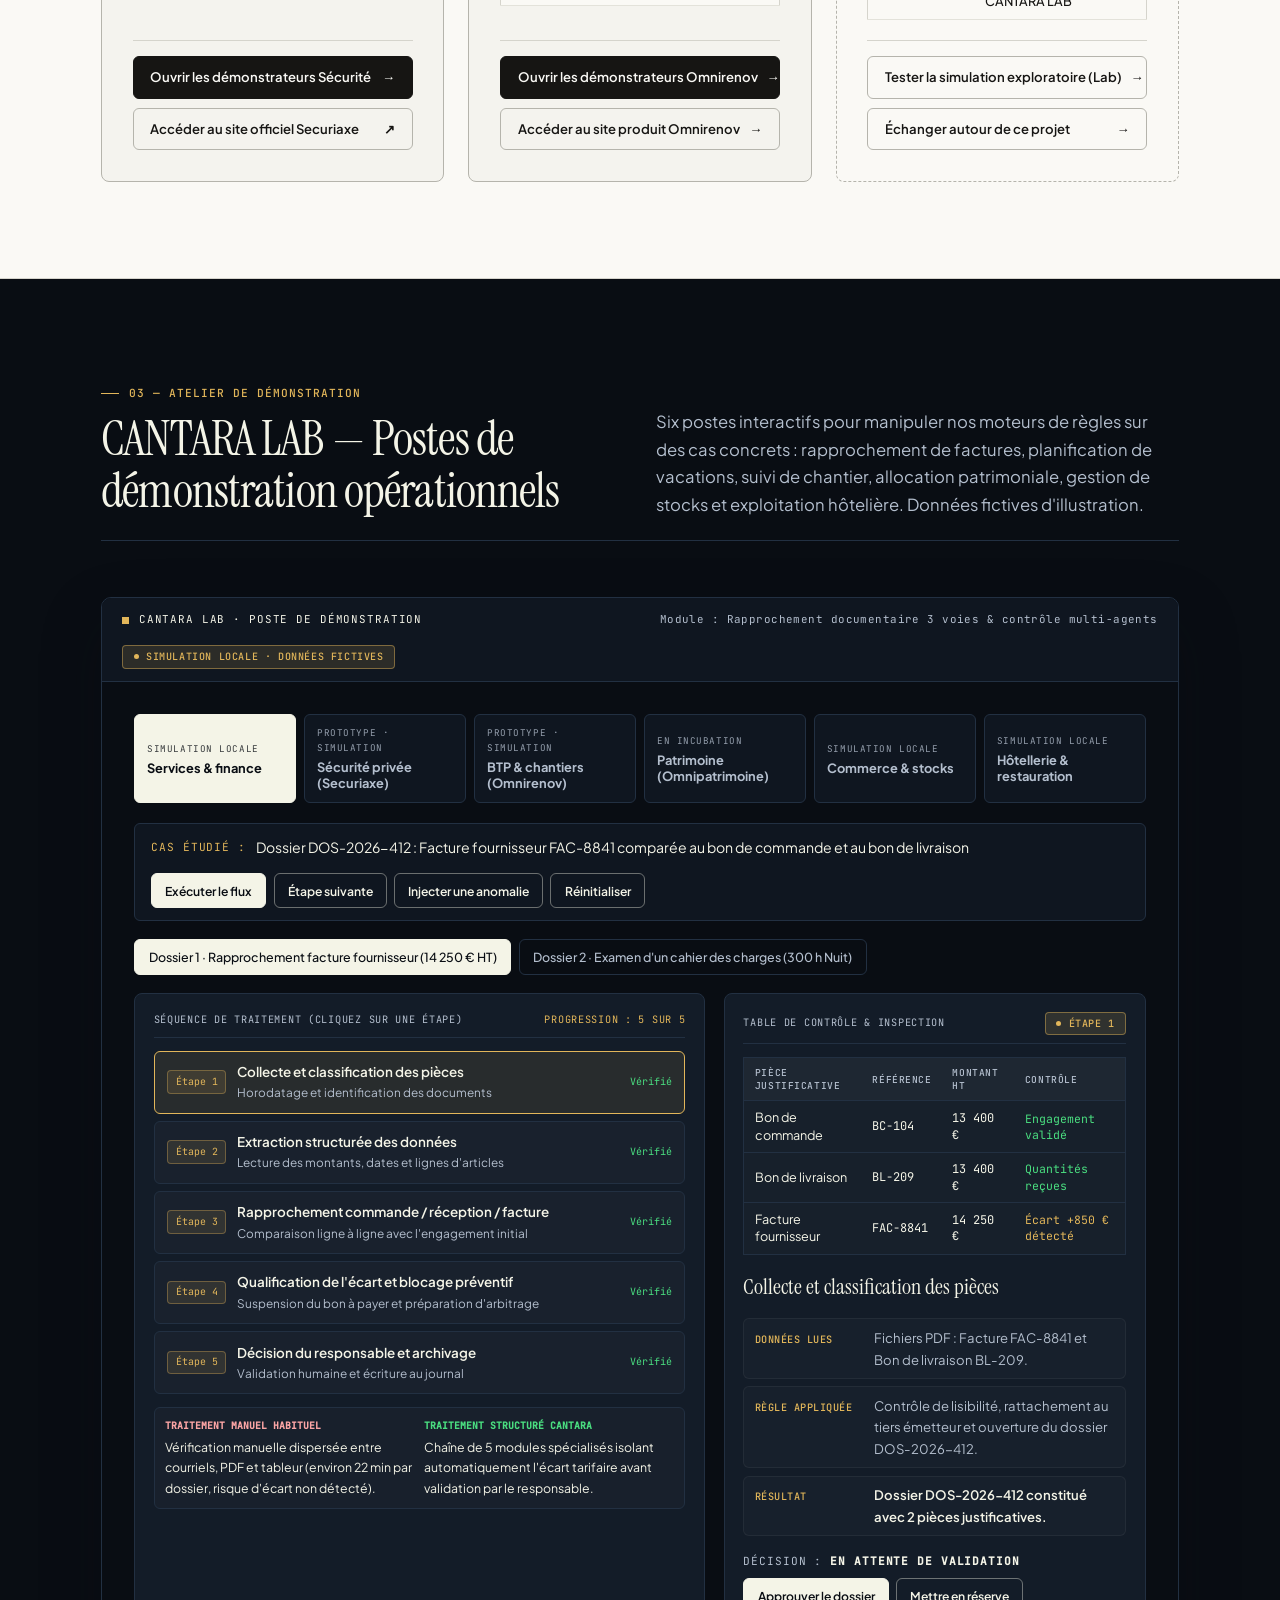
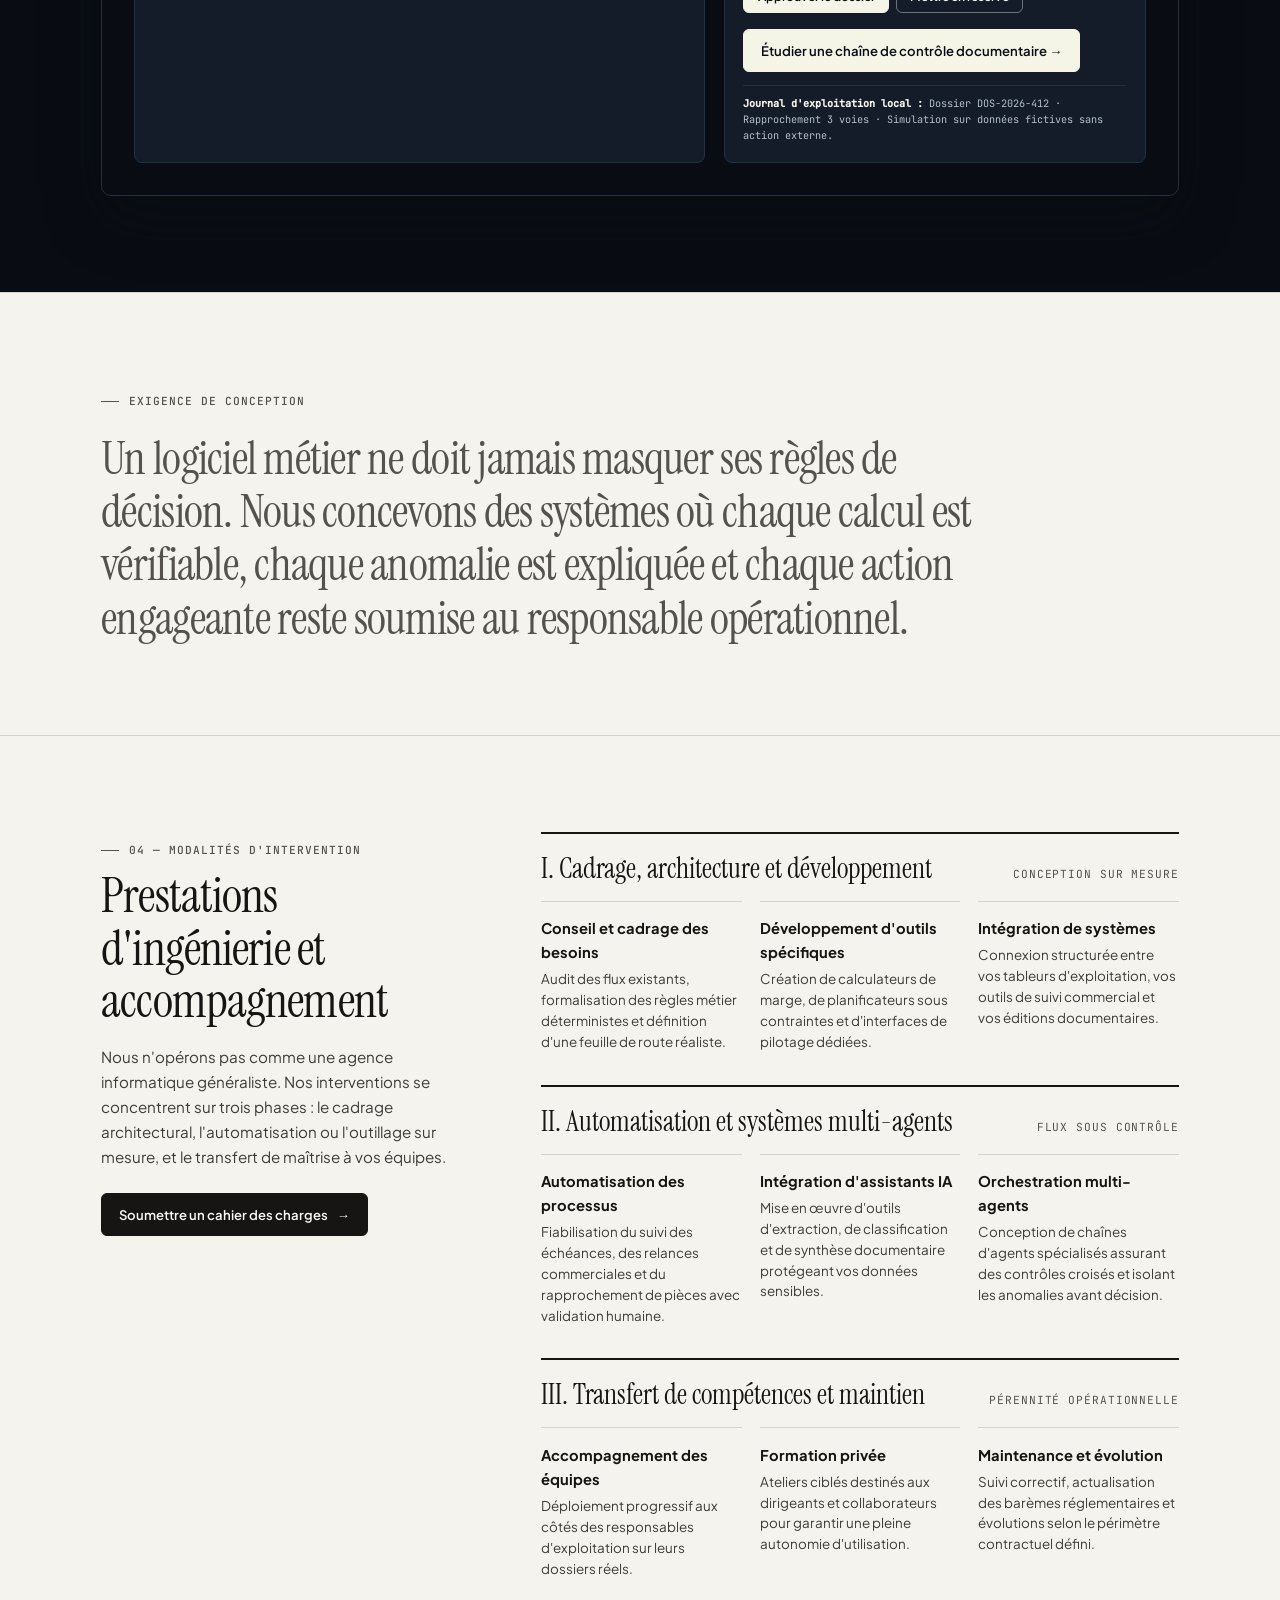
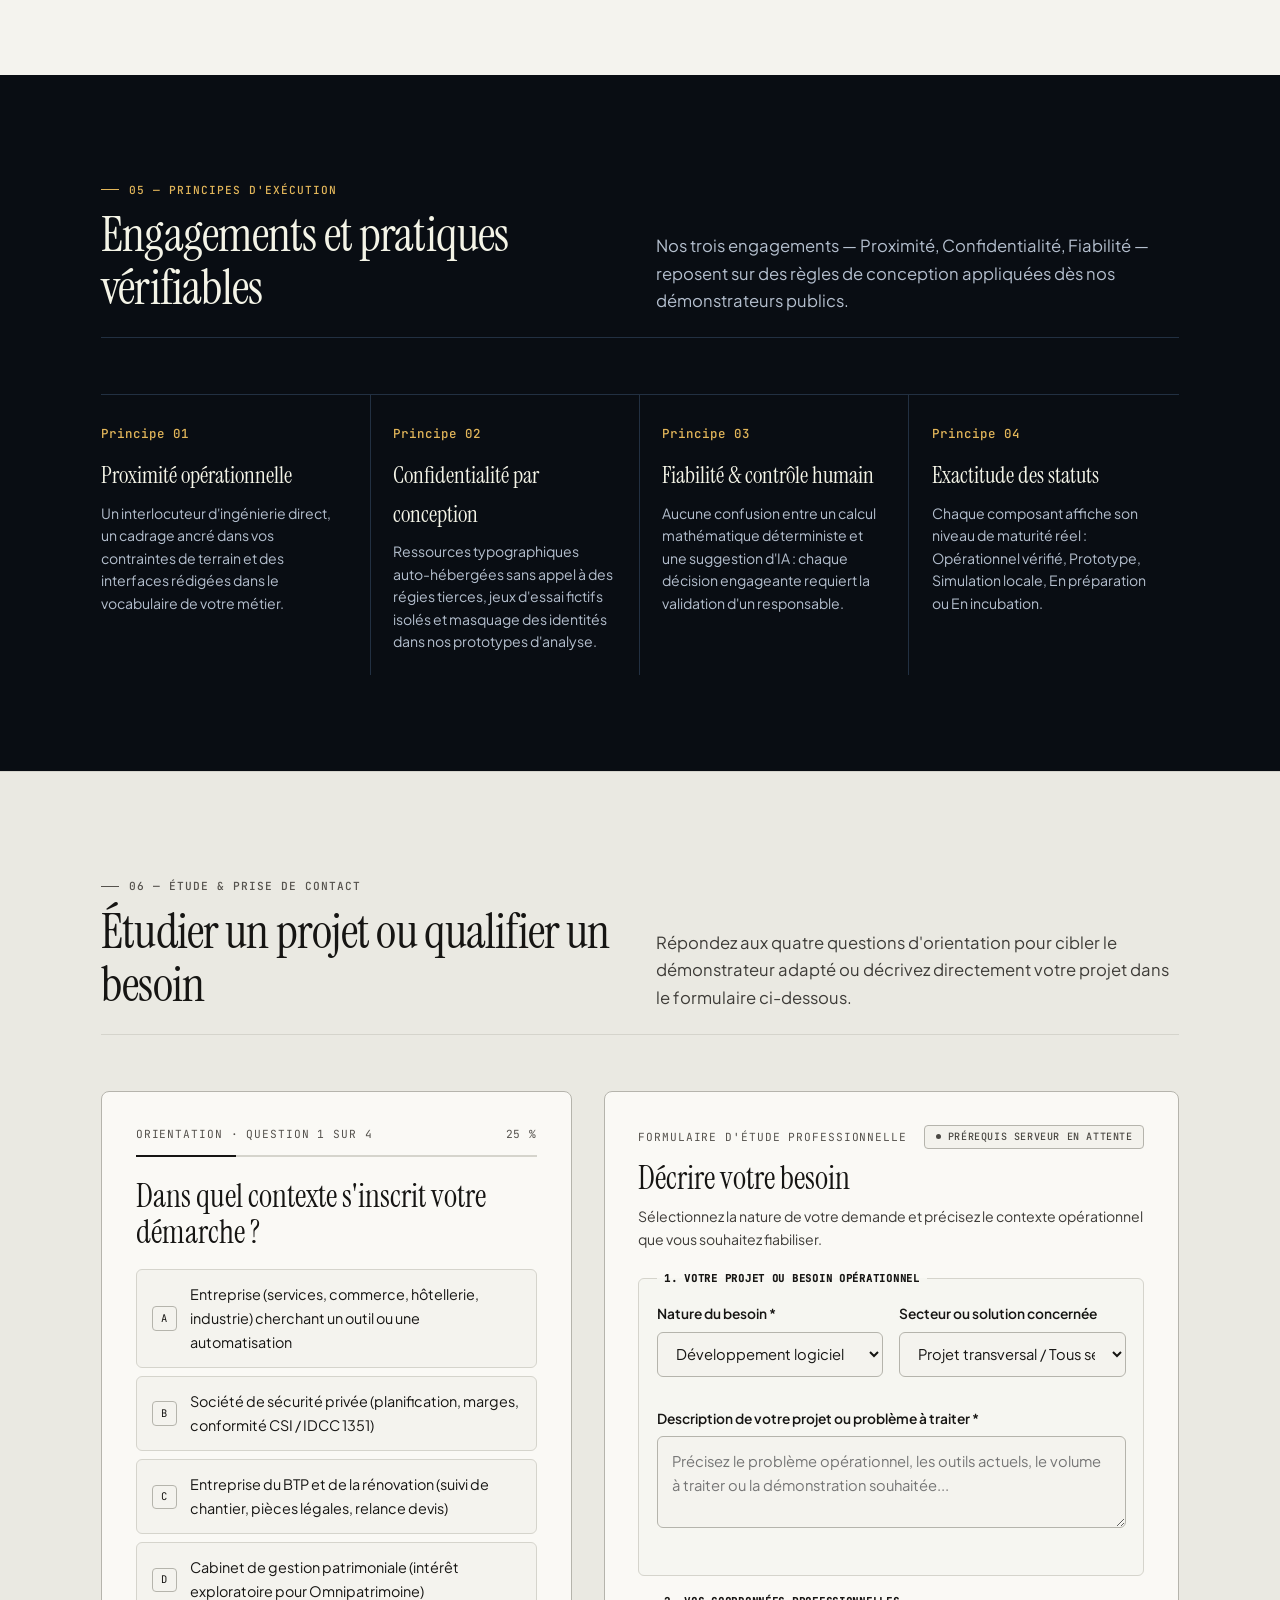
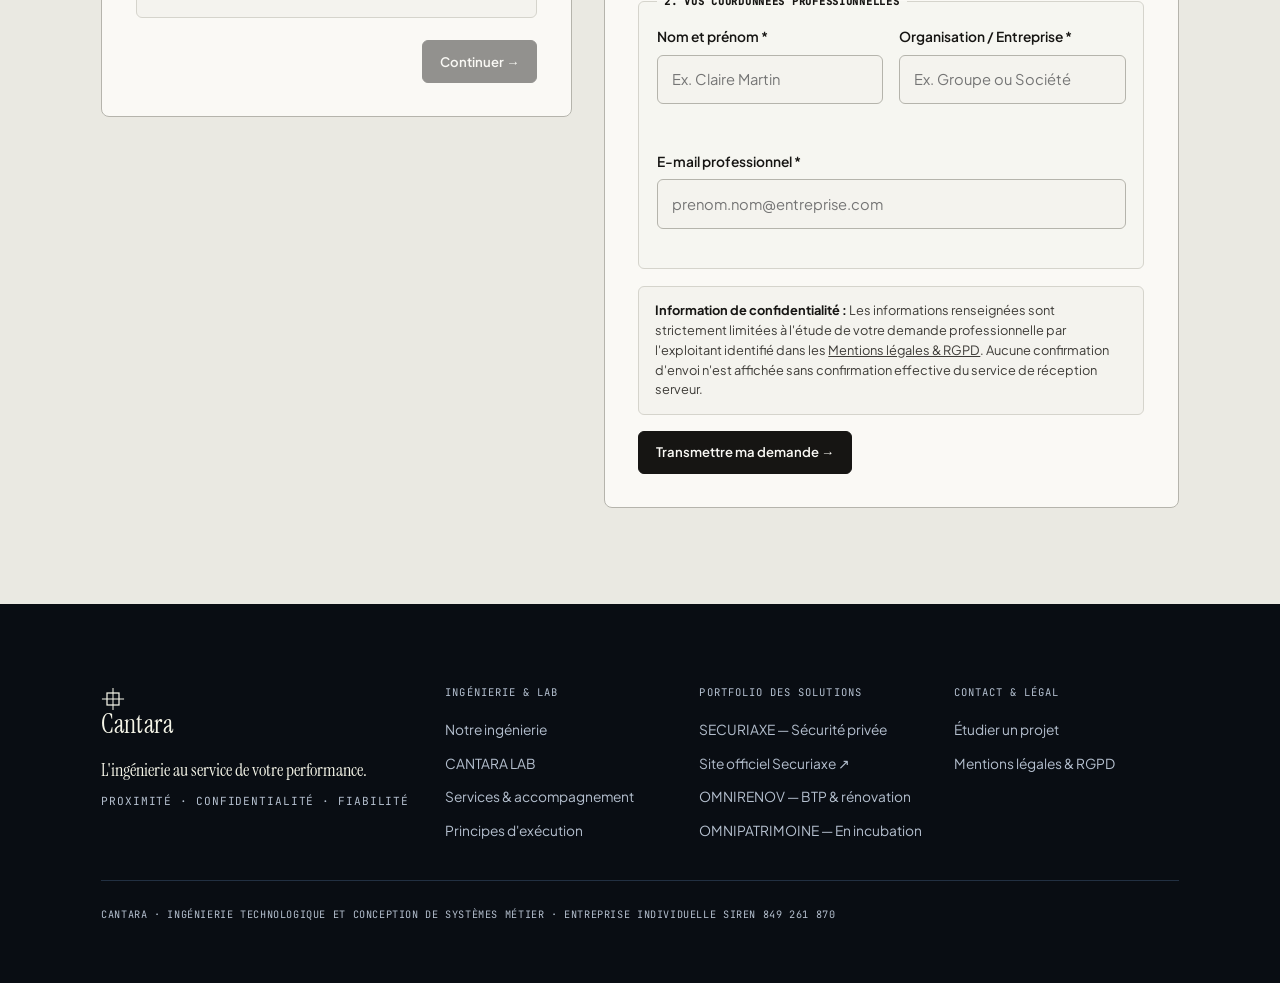
<file: sites/cantara-v3/index.html>
<!DOCTYPE html>
<!--
  CANTARA — Vitrine Institutionnelle, Portfolio & CANTARA LAB (V3)
  Direction artistique : Hybride éditorial maîtrisé
  Signature : L'ingénierie au service de votre performance.
  Engagements : Proximité · Confidentialité · Fiabilité
-->
<html lang="fr">
<head>
  <meta charset="UTF-8">
  <meta name="viewport" content="width=device-width, initial-scale=1">
  <title>CANTARA — Ingénierie technologique et conception de systèmes métier</title>
  <meta name="description" content="CANTARA conçoit des logiciels adaptés à vos métiers, automatise vos processus et intègre l'intelligence artificielle à vos outils. Explorez nos postes de démonstration dans CANTARA LAB et nos solutions dédiées.">
  <meta name="robots" content="noindex, nofollow">
  <meta name="theme-color" content="#F4F3EE">
  <link rel="icon" type="image/svg+xml" href="data:image/svg+xml,%3Csvg xmlns='http://www.w3.org/2000/svg' viewBox='0 0 32 32'%3E%3Crect width='32' height='32' fill='%23161513'/%3E%3Cpath d='M16 6v20M6 16h20' stroke='%23F4F3EE' stroke-width='1.5'/%3E%3Crect x='10' y='10' width='12' height='12' fill='none' stroke='%23F4F3EE' stroke-width='1.5'/%3E%3C/svg%3E">
  <link rel="stylesheet" href="fonts.css">
  <link rel="stylesheet" href="comet.css">
</head>
<body>
  <a class="skip" href="#main">Aller au contenu principal</a>
  <div class="scroll-rail" aria-hidden="true"><i></i></div>

  <header class="site-header" id="siteHeader">
    <div class="wrap header-inner">
      <a class="brand" href="index.html">
        <svg class="brand-mark" viewBox="0 0 26 26" fill="none" aria-hidden="true">
          <rect x="6.5" y="6.5" width="13" height="13" stroke-width="1.35"/>
          <path d="M13 1v24M1 13h24" stroke-width="1.1"/>
        </svg>
        <span class="brand-name">Cantara</span>
        <span class="brand-note">Ingénierie &amp; Systèmes</span>
      </a>
      <nav class="nav" id="mainNav" aria-label="Navigation principale">
        <a href="#ingenierie">Notre ingénierie</a>
        <a href="#portfolio">Portfolio</a>
        <a href="#lab">Cantara Lab</a>
        <a href="#services">Services</a>
        <a href="#contact">Contact</a>
        <a href="#contact" class="btn btn-primary btn-sm nav-cta">Parler d'un projet</a>
      </nav>
      <a href="#contact" class="btn btn-primary btn-sm header-cta">Parler d'un projet</a>
      <button class="menu-btn" id="menuBtn" type="button" aria-expanded="false" aria-controls="mainNav">Menu</button>
    </div>
  </header>

  <main id="main">
    <!-- ================= HERO ÉDITORIAL ASYMÉTRIQUE ================= -->
    <section class="hero-comet" id="top" aria-labelledby="heroTitle">
      <svg class="orbit-bg" viewBox="0 0 1440 760" fill="none" preserveAspectRatio="xMidYMin slice" aria-hidden="true">
        <path d="M -80 560 Q 720 60 1520 420" stroke="#CCCAC0" stroke-width="1"/>
        <path d="M -120 340 Q 680 680 1560 180" stroke="#D8D6CD" stroke-width="1" stroke-dasharray="4 6"/>
      </svg>

      <div class="wrap hero-layout">
        <div>
          <div class="hero-kicker">
            <i aria-hidden="true"></i>
            <span>CANTARA · Ingénierie logicielle, automatisation &amp; systèmes métier</span>
          </div>
          <h1 class="display" id="heroTitle">
            <span class="reveal-line"><span>L'ingénierie au service</span></span>
            <span class="reveal-line"><span>de votre <em>performance.</em></span></span>
          </h1>
          <div class="hero-actions">
            <a href="#ingenierie" class="btn btn-primary">Explorer notre ingénierie <span class="arrow" aria-hidden="true">→</span></a>
            <a href="#portfolio" class="btn btn-ghost">Découvrir nos solutions</a>
          </div>
        </div>

        <div class="hero-aside">
          <p class="lede">
            CANTARA conçoit des logiciels adaptés à vos métiers, automatise vos processus et intègre l’intelligence artificielle à vos outils. Découvrez notre approche à travers des démonstrations interactives et des solutions conçues pour répondre à des enjeux opérationnels concrets.
          </p>
          <div class="hero-pillars" aria-label="Nos engagements">
            <span>Proximité</span>
            <span>Confidentialité</span>
            <span>Fiabilité</span>
          </div>
        </div>
      </div>
    </section>

    <!-- ================= 01. NOTRE INGÉNIERIE : REGISTRE DES 9 COMPÉTENCES ================= -->
    <section class="section" id="ingenierie" aria-labelledby="ingTitle">
      <div class="wrap">
        <div class="section-head fade-up">
          <div>
            <span class="sec-eyebrow">01 — Ingénierie &amp; architecture</span>
            <h2 class="h2" id="ingTitle">Compétences d'ingénierie et conception logicielle</h2>
          </div>
          <p class="lede">Nous intervenons de la qualification d'un problème d'exploitation jusqu'à la maintenance des outils, pour des entreprises implantées en France, en Europe et à l'international.</p>
        </div>

        <div class="eng-ledger">
          <div class="eng-ledger-head" aria-hidden="true">
            <span>Indice &amp; maturité</span>
            <span>Domaine d'ingénierie</span>
            <span>Méthode &amp; architecture</span>
            <span>Livrable &amp; application concrète</span>
          </div>

          <article class="eng-card eng-row fade-up">
            <div class="eng-row-index">
              <span class="eng-num">01</span>
              <span class="status-badge op">Opérationnel vérifié</span>
            </div>
            <h3>Conseil et cadrage des besoins</h3>
            <p>Audit des flux d'exploitation, identification des frictions administratives ou opérationnelles et formalisation des règles de décision avant toute écriture de code.</p>
            <div class="eng-deliverable">Cartographie d'un processus métier et cahier des charges fonctionnel bornant précisément ce qui relève du calcul déterministe et de l'arbitrage humain.</div>
          </article>

          <article class="eng-card eng-row fade-up">
            <div class="eng-row-index">
              <span class="eng-num">02</span>
              <span class="status-badge op">Opérationnel vérifié</span>
            </div>
            <h3>Architecture et conception logicielle</h3>
            <p>Structuration des modèles de données, des moteurs de règles métier et des interfaces de travail en privilégiant la lisibilité, la vitesse d'exécution et l'indépendance technique.</p>
            <div class="eng-deliverable">Architecture modulaire séparant le moteur de calcul vérifiable, la couche de présentation et le journal d'exploitation.</div>
          </article>

          <article class="eng-card eng-row fade-up">
            <div class="eng-row-index">
              <span class="eng-num">03</span>
              <span class="status-badge proto">Prototype</span>
            </div>
            <h3>Développement d'applications et d'outils métier</h3>
            <p>Réalisation de postes de pilotage, de planificateurs d'équipes et de calculateurs de coûts adaptés aux conventions et contraintes propres à votre activité.</p>
            <div class="eng-deliverable">Grille de planification horaire contrôlant en direct les chevauchements d'affectation, la validité des habilitations et les temps de repos.</div>
          </article>

          <article class="eng-card eng-row fade-up">
            <div class="eng-row-index">
              <span class="eng-num">04</span>
              <span class="status-badge sim">Simulation locale</span>
            </div>
            <h3>Automatisation des processus</h3>
            <p>Enchaînement encadré des tâches répétitives (rapprochement de pièces, surveillance d'échéances, préparation de relances) avec arrêt systématique devant un valideur humain.</p>
            <div class="eng-deliverable">Chaîne de suivi des devis en attente (J+3 et J+7, créneaux ouvrés 08h30–19h00) préparant les brouillons sans jamais déclencher d'envoi non approuvé.</div>
          </article>

          <article class="eng-card eng-row fade-up">
            <div class="eng-row-index">
              <span class="eng-num">05</span>
              <span class="status-badge proto">Prototype</span>
            </div>
            <h3>Intégration d'assistants IA</h3>
            <p>Incorporation ciblée d'outils d'extraction documentaire, de synthèse et d'aide à la rédaction, encadrée par l'isolation préalable des données nominatives.</p>
            <div class="eng-deliverable">Passerelle de pseudonymisation remplaçant les identités et références sensibles par des jetons neutres avant l'analyse assistée d'un dossier.</div>
          </article>

          <article class="eng-card eng-row fade-up">
            <div class="eng-row-index">
              <span class="eng-num">06</span>
              <span class="status-badge sim">Simulation locale</span>
            </div>
            <h3>Orchestration multi-agents</h3>
            <p>Coordination séquentielle de plusieurs modules spécialisés (qualification, extraction, contrôle de règles, rapprochement financier) avec interception des écarts.</p>
            <div class="eng-deliverable">Chaîne de contrôle à 5 étapes croisant bon de commande, bon de réception et facture fournisseur pour isoler tout écart tarifaire avant mise en paiement.</div>
          </article>

          <article class="eng-card eng-row fade-up">
            <div class="eng-row-index">
              <span class="eng-num">07</span>
              <span class="status-badge op">Opérationnel vérifié</span>
            </div>
            <h3>Intégration de logiciels et de systèmes</h3>
            <p>Raccordement de vos outils existants (tableurs d'exploitation structurés, suivi commercial, exports comptables et génération documentaire normée).</p>
            <div class="eng-deliverable">Production automatisée d'ordres de mission, de bordereaux de prix unitaires (BPU) et de dossiers techniques à partir des données d'exploitation.</div>
          </article>

          <article class="eng-card eng-row fade-up">
            <div class="eng-row-index">
              <span class="eng-num">08</span>
              <span class="status-badge op">Opérationnel vérifié</span>
            </div>
            <h3>Accompagnement et formation des équipes</h3>
            <p>Sessions de travail et transfert méthodologique auprès des dirigeants et responsables d'exploitation afin d'ancrer l'usage autonome des outils déployés.</p>
            <div class="eng-deliverable">Atelier pratique de deux heures consacré à la prise en main d'un simulateur de coûts complet et de ses règles de vérification.</div>
          </article>

          <article class="eng-card eng-row fade-up">
            <div class="eng-row-index">
              <span class="eng-num">09</span>
              <span class="status-badge op">Opérationnel vérifié</span>
            </div>
            <h3>Maintenance et évolution des solutions</h3>
            <p>Maintien en condition opérationnelle, actualisation des barèmes conventionnels ou réglementaires et développements évolutifs selon le périmètre contractuel défini.</p>
            <div class="eng-deliverable">Mise à jour contrôlée des grilles de coûts horaires et adaptation des seuils d'alerte lors des révisions conventionnelles de branche.</div>
          </article>
        </div>
      </div>
    </section>

    <!-- ================= 02. PORTFOLIO DES SOLUTIONS ================= -->
    <section class="section section-vellum" id="portfolio" aria-labelledby="portfolioTitle">
      <div class="wrap">
        <div class="section-head fade-up">
          <div>
            <span class="sec-eyebrow">02 — Portfolio des solutions</span>
            <h2 class="h2" id="portfolioTitle">Solutions sectorielles et projets dédiés</h2>
          </div>
          <p class="lede">Outre nos travaux d'ingénierie sur mesure, nous éditons des solutions dédiées à des secteurs soumis à de fortes contraintes de chiffrage, de planification ou de conformité documentaire.</p>
        </div>

        <div class="portfolio-grid">
          <!-- SOLUTION 1 : SECURIAXE -->
          <article class="tilt-card fade-up" aria-labelledby="solSecuriaxe">
            <div class="space-top">
              <span class="mono">Sécurité privée</span>
              <span class="status-badge op">Opérationnel vérifié · Prototype</span>
            </div>
            <h3 id="solSecuriaxe">SECURIAXE</h3>
            <p class="sol-sub">Chiffrage des vacations, planification &amp; conformité CSI / IDCC 1351</p>
            <p class="sol-narrative">
              Conçu pour les dirigeants de sociétés de sécurité privée confrontés aux ventes à perte sur vacations nocturnes, aux risques de cartes professionnelles ou SST expirés et aux doubles affectations ne respectant pas le repos quotidien légal de 11 heures.
            </p>

            <table class="spec-table" aria-label="Spécifications Securiaxe">
              <tbody>
                <tr>
                  <th>Repère coût Nuit</th>
                  <td>22,97 €/h hors structure (25,73 €/h avec 12 % de structure)</td>
                </tr>
                <tr>
                  <th>Contrôles actifs</th>
                  <td>Repos quotidien ≥ 11,0 h, plancher 6 h (Avenant n° 2), validité des titres</td>
                </tr>
                <tr>
                  <th>État &amp; accès</th>
                  <td>Packs &amp; simulateur COS en ligne sur le site Securiaxe ; prototypes sur CANTARA</td>
                </tr>
              </tbody>
            </table>

            <div class="space-foot">
              <a href="securite-privee.html" class="btn btn-primary btn-sm">
                <span>Ouvrir les démonstrateurs Sécurité</span>
                <span class="arrow" aria-hidden="true">→</span>
              </a>
              <a href="https://naitconv-web.github.io/cos-operations-simulateur/boutique/" class="btn btn-ghost btn-sm" target="_blank" rel="noopener noreferrer" data-outbound-product="securiaxe">
                <span>Accéder au site officiel Securiaxe</span>
                <span aria-hidden="true">↗</span>
              </a>
            </div>
          </article>

          <!-- SOLUTION 2 : OMNIRENOV -->
          <article class="tilt-card fade-up" aria-labelledby="solOmnirenov">
            <div class="space-top">
              <span class="mono">BTP &amp; rénovation</span>
              <span class="status-badge proto">Prototype · Simulation locale</span>
            </div>
            <h3 id="solOmnirenov">OMNIRENOV</h3>
            <p class="sol-sub">Suivi de chantier en 6 jalons, pièces légales &amp; relance de devis</p>
            <p class="sol-narrative">
              Répond à deux pertes fréquentes dans le bâtiment : les devis déjà chiffrés qui restent sans suite faute de relance méthodique, et les chantiers ralentis par une attestation Décennale ou URSSAF de sous-traitant arrivée à expiration avant la pose.
            </p>

            <table class="spec-table" aria-label="Spécifications Omnirenov">
              <tbody>
                <tr>
                  <th>Cycle chantier</th>
                  <td>6 jalons : Préparation, Approvisionnement, Exécution, Contrôle, Réception, Réserves</td>
                </tr>
                <tr>
                  <th>Cadre de relance</th>
                  <td>Suivi J+3 et J+7 sur créneaux ouvrés (08h30–19h00), maximum 2 relances</td>
                </tr>
                <tr>
                  <th>État &amp; accès</th>
                  <td>Démonstrateur interactif sur CANTARA · Site produit dédié Omnirenov ouvert</td>
                </tr>
              </tbody>
            </table>

            <div class="space-foot">
              <a href="btp.html" class="btn btn-primary btn-sm">
                <span>Ouvrir les démonstrateurs Omnirenov</span>
                <span class="arrow" aria-hidden="true">→</span>
              </a>
              <a href="../omnirenov/index.html" class="btn btn-ghost btn-sm">
                <span>Accéder au site produit Omnirenov</span>
                <span aria-hidden="true">→</span>
              </a>
            </div>
          </article>

          <!-- SOLUTION 3 : OMNIPATRIMOINE (EN INCUBATION) -->
          <article class="tilt-card card-incub fade-up" aria-labelledby="solOmnipatrimoine">
            <div class="space-top">
              <span class="mono">Gestion patrimoniale</span>
              <span class="status-badge incub">En incubation</span>
            </div>
            <h3 id="solOmnipatrimoine">OMNIPATRIMOINE</h3>
            <p class="sol-sub">Cartographie pédagogique d'allocation &amp; complétude documentaire</p>
            <p class="sol-narrative">
              Projet exploratoire consacré à la visualisation claire des concentrations d'actifs par horizon de liquidité et au suivi des pièces justificatives nécessaires à l'instruction d'un dossier patrimonial sous validation humaine.
            </p>

            <table class="spec-table" aria-label="Spécifications Omnipatrimoine">
              <tbody>
                <tr>
                  <th>Périmètre étudié</th>
                  <td>Répartition par horizon (court, moyen, long terme) et détection de concentration</td>
                </tr>
                <tr>
                  <th>Garde-fou</th>
                  <td>Hors conseil en investissement personnalisé et sans prévision de rendement garantie</td>
                </tr>
                <tr>
                  <th>État &amp; accès</th>
                  <td>Projet en incubation (non commercialisé) · Simulation locale dans CANTARA LAB</td>
                </tr>
              </tbody>
            </table>

            <div class="space-foot">
              <a href="#lab" class="btn btn-ghost btn-sm" data-open-lab="famC">
                <span>Tester la simulation exploratoire (Lab)</span>
                <span class="arrow" aria-hidden="true">→</span>
              </a>
              <a href="#contact" class="btn btn-ghost btn-sm" data-select-need="Conseil et cadrage" data-select-sector="OMNIPATRIMOINE — Gestion patrimoniale (en incubation)">
                <span>Échanger autour de ce projet</span>
                <span aria-hidden="true">→</span>
              </a>
            </div>
          </article>
        </div>
      </div>
    </section>

    <!-- ================= 03. CANTARA LAB — POSTES DE DÉMONSTRATION MULTI-MÉTIERS ================= -->
    <section class="night section" id="lab" aria-labelledby="labTitle">
      <div class="wrap">
        <div class="section-head fade-up">
          <div>
            <span class="sec-eyebrow">03 — Atelier de démonstration</span>
            <h2 class="h2" id="labTitle">CANTARA LAB — Postes de démonstration opérationnels</h2>
          </div>
          <p class="lede">Six postes interactifs pour manipuler nos moteurs de règles sur des cas concrets : rapprochement de factures, planification de vacations, suivi de chantier, allocation patrimoniale, gestion de stocks et exploitation hôtelière. Données fictives d'illustration.</p>
        </div>

        <div class="comet-stage">
          <div class="comet-window">
            <div class="comet-chrome">
              <span class="workstation-brand">CANTARA LAB · Poste de démonstration</span>
              <span class="comet-address" id="labAddress">Module : Rapprochement documentaire &amp; contrôle multi-agents</span>
              <span class="status-badge sim" id="labStatusBadge">Simulation locale · Données fictives</span>
            </div>

            <div class="comet-body">
              <!-- Sélecteur des 6 domaines métiers du CANTARA LAB -->
              <div class="lab-tabs" role="tablist" aria-label="Sélectionner un poste métier dans CANTARA LAB">
                <button type="button" class="lab-tab" role="tab" aria-selected="true" id="tabFamF" aria-controls="labPanel" data-exp="famF">
                  <span class="lab-tab-num">Simulation locale</span>
                  <span class="lab-tab-title">Services &amp; finance</span>
                </button>
                <button type="button" class="lab-tab" role="tab" aria-selected="false" id="tabFamA" aria-controls="labPanel" data-exp="famA">
                  <span class="lab-tab-num">Prototype · Simulation</span>
                  <span class="lab-tab-title">Sécurité privée (Securiaxe)</span>
                </button>
                <button type="button" class="lab-tab" role="tab" aria-selected="false" id="tabFamB" aria-controls="labPanel" data-exp="famB">
                  <span class="lab-tab-num">Prototype · Simulation</span>
                  <span class="lab-tab-title">BTP &amp; chantiers (Omnirenov)</span>
                </button>
                <button type="button" class="lab-tab" role="tab" aria-selected="false" id="tabFamC" aria-controls="labPanel" data-exp="famC">
                  <span class="lab-tab-num">En incubation</span>
                  <span class="lab-tab-title">Patrimoine (Omnipatrimoine)</span>
                </button>
                <button type="button" class="lab-tab" role="tab" aria-selected="false" id="tabFamD" aria-controls="labPanel" data-exp="famD">
                  <span class="lab-tab-num">Simulation locale</span>
                  <span class="lab-tab-title">Commerce &amp; stocks</span>
                </button>
                <button type="button" class="lab-tab" role="tab" aria-selected="false" id="tabFamE" aria-controls="labPanel" data-exp="famE">
                  <span class="lab-tab-num">Simulation locale</span>
                  <span class="lab-tab-title">Hôtellerie &amp; restauration</span>
                </button>
              </div>

              <!-- Zone de rendu dynamique du CANTARA LAB -->
              <div id="labPanel" role="tabpanel" aria-labelledby="tabFamF" aria-live="polite">
                <!-- Rendu par home-v3.js -->
              </div>
            </div>
          </div>
        </div>
      </div>
    </section>

    <!-- ================= MANIFESTE ÉDITORIAL ================= -->
    <section class="manifesto-section" aria-label="Notre démarche">
      <div class="wrap">
        <span class="sec-eyebrow">Exigence de conception</span>
        <p class="manifesto-text" id="manifesto">Un logiciel métier ne doit jamais masquer ses règles de décision. Nous concevons des systèmes où chaque calcul est vérifiable, chaque anomalie est expliquée et chaque action engageante reste soumise au responsable opérationnel.</p>
      </div>
    </section>

    <!-- ================= 04. SERVICES ET ACCOMPAGNEMENT (COMPOSITION ASYMÉTRIQUE) ================= -->
    <section class="section section-bordered" id="services" aria-labelledby="servicesTitle">
      <div class="wrap">
        <div class="services-editorial">
          <div class="services-intro fade-up">
            <span class="sec-eyebrow">04 — Modalités d'intervention</span>
            <h2 class="h2" id="servicesTitle">Prestations d'ingénierie et accompagnement</h2>
            <p>
              Nous n'opérons pas comme une agence informatique généraliste. Nos interventions se concentrent sur trois phases : le cadrage architectural, l'automatisation ou l'outillage sur mesure, et le transfert de maîtrise à vos équipes.
            </p>
            <a href="#contact" class="btn btn-primary btn-sm">Soumettre un cahier des charges <span class="arrow" aria-hidden="true">→</span></a>
          </div>

          <div class="services-chapters">
            <article class="service-pillar fade-up">
              <div class="service-pillar-head">
                <h3>I. Cadrage, architecture et développement</h3>
                <span class="mono">Conception sur mesure</span>
              </div>
              <ul class="service-list">
                <li>
                  <strong>Conseil et cadrage des besoins</strong>
                  <span>Audit des flux existants, formalisation des règles métier déterministes et définition d'une feuille de route réaliste.</span>
                </li>
                <li>
                  <strong>Développement d'outils spécifiques</strong>
                  <span>Création de calculateurs de marge, de planificateurs sous contraintes et d'interfaces de pilotage dédiées.</span>
                </li>
                <li>
                  <strong>Intégration de systèmes</strong>
                  <span>Connexion structurée entre vos tableurs d'exploitation, vos outils de suivi commercial et vos éditions documentaires.</span>
                </li>
              </ul>
            </article>

            <article class="service-pillar fade-up">
              <div class="service-pillar-head">
                <h3>II. Automatisation et systèmes multi-agents</h3>
                <span class="mono">Flux sous contrôle</span>
              </div>
              <ul class="service-list">
                <li>
                  <strong>Automatisation des processus</strong>
                  <span>Fiabilisation du suivi des échéances, des relances commerciales et du rapprochement de pièces avec validation humaine.</span>
                </li>
                <li>
                  <strong>Intégration d'assistants IA</strong>
                  <span>Mise en œuvre d'outils d'extraction, de classification et de synthèse documentaire protégeant vos données sensibles.</span>
                </li>
                <li>
                  <strong>Orchestration multi-agents</strong>
                  <span>Conception de chaînes d'agents spécialisés assurant des contrôles croisés et isolant les anomalies avant décision.</span>
                </li>
              </ul>
            </article>

            <article class="service-pillar fade-up">
              <div class="service-pillar-head">
                <h3>III. Transfert de compétences et maintien</h3>
                <span class="mono">Pérennité opérationnelle</span>
              </div>
              <ul class="service-list">
                <li>
                  <strong>Accompagnement des équipes</strong>
                  <span>Déploiement progressif aux côtés des responsables d'exploitation sur leurs dossiers réels.</span>
                </li>
                <li>
                  <strong>Formation privée</strong>
                  <span>Ateliers ciblés destinés aux dirigeants et collaborateurs pour garantir une pleine autonomie d'utilisation.</span>
                </li>
                <li>
                  <strong>Maintenance et évolution</strong>
                  <span>Suivi correctif, actualisation des barèmes réglementaires et évolutions selon le périmètre contractuel défini.</span>
                </li>
              </ul>
            </article>
          </div>
        </div>
      </div>
    </section>

    <!-- ================= 05. PRINCIPES D'EXÉCUTION ================= -->
    <section class="night section" id="methode" aria-labelledby="methodTitle">
      <div class="wrap">
        <div class="section-head fade-up">
          <div>
            <span class="sec-eyebrow">05 — Principes d'exécution</span>
            <h2 class="h2" id="methodTitle">Engagements et pratiques vérifiables</h2>
          </div>
          <p class="lede">Nos trois engagements — Proximité, Confidentialité, Fiabilité — reposent sur des règles de conception appliquées dès nos démonstrateurs publics.</p>
        </div>

        <div class="night-grid fade-up">
          <div class="night-col">
            <b>Principe 01</b>
            <h3>Proximité opérationnelle</h3>
            <p>Un interlocuteur d'ingénierie direct, un cadrage ancré dans vos contraintes de terrain et des interfaces rédigées dans le vocabulaire de votre métier.</p>
          </div>
          <div class="night-col">
            <b>Principe 02</b>
            <h3>Confidentialité par conception</h3>
            <p>Ressources typographiques auto-hébergées sans appel à des régies tierces, jeux d'essai fictifs isolés et masquage des identités dans nos prototypes d'analyse.</p>
          </div>
          <div class="night-col">
            <b>Principe 03</b>
            <h3>Fiabilité &amp; contrôle humain</h3>
            <p>Aucune confusion entre un calcul mathématique déterministe et une suggestion d'IA : chaque décision engageante requiert la validation d'un responsable.</p>
          </div>
          <div class="night-col">
            <b>Principe 04</b>
            <h3>Exactitude des statuts</h3>
            <p>Chaque composant affiche son niveau de maturité réel : Opérationnel vérifié, Prototype, Simulation locale, En préparation ou En incubation.</p>
          </div>
        </div>
      </div>
    </section>

    <!-- ================= 06. CONTACT, ORIENTATION & PROJET (§2.2 & §7) ================= -->
    <section class="section section-stone" id="contact" aria-labelledby="contactTitle">
      <div class="wrap">
        <div class="section-head fade-up">
          <div>
            <span class="sec-eyebrow">06 — Étude &amp; prise de contact</span>
            <h2 class="h2" id="contactTitle">Étudier un projet ou qualifier un besoin</h2>
          </div>
          <p class="lede">Répondez aux quatre questions d'orientation pour cibler le démonstrateur adapté ou décrivez directement votre projet dans le formulaire ci-dessous.</p>
        </div>

        <div class="contact-layout">
          <!-- COLONNE GAUCHE : DIAGNOSTIC D'ORIENTATION 4 QUESTIONS -->
          <div class="diag-box fade-up" id="diagBox" aria-live="polite">
            <!-- Rendu dynamique par home-v3.js -->
          </div>

          <!-- COLONNE DROITE : FORMULAIRE COUVRANT LES 10 BESOINS CANTARA -->
          <div class="diag-box fade-up">
            <div style="display:flex;justify-content:space-between;align-items:center;gap:.75rem;flex-wrap:wrap;margin-bottom:.8rem">
              <span class="mono">Formulaire d'étude professionnelle</span>
              <span class="status-badge prep" id="formChannelBadge">Canal serveur : vérification d'état</span>
            </div>
            <h3 class="q-title" style="margin-bottom:.5rem">Décrire votre besoin</h3>
            <p style="margin:0 0 1.15rem;font-size:.88rem;color:var(--ink-body)">
              Sélectionnez la nature de votre demande et précisez le contexte opérationnel que vous souhaitez fiabiliser.
            </p>

            <form id="contactForm" novalidate>
              <!-- Piège anti-spam honeypot (§2.2) -->
              <div class="hp-trap" aria-hidden="true">
                <label for="cWebsite">Ne pas remplir ce champ</label>
                <input type="text" id="cWebsite" name="website_url" tabindex="-1" autocomplete="off">
              </div>

              <!-- BLOC 1 : INFORMATIONS NÉCESSAIRES AU TRAITEMENT DE LA DEMANDE (§7) -->
              <fieldset class="form-fieldset">
                <legend>1. Votre projet ou besoin opérationnel</legend>
                <div class="form-grid">
                  <div class="field">
                    <label for="cNeed">Nature du besoin *</label>
                    <select class="input-ctrl" id="cNeed" required>
                      <option value="Développement logiciel">Développement logiciel</option>
                      <option value="Outil métier sur mesure">Outil métier sur mesure</option>
                      <option value="Automatisation">Automatisation</option>
                      <option value="Intégration IA">Intégration IA</option>
                      <option value="Orchestration multi-agents">Orchestration multi-agents</option>
                      <option value="Intégration de systèmes">Intégration de systèmes</option>
                      <option value="Conseil et cadrage">Conseil et cadrage</option>
                      <option value="Formation">Formation</option>
                      <option value="Maintenance et évolution">Maintenance et évolution</option>
                      <option value="Autre demande professionnelle">Autre demande professionnelle</option>
                    </select>
                  </div>

                  <div class="field">
                    <label for="cSector">Secteur ou solution concernée</label>
                    <select class="input-ctrl" id="cSector">
                      <option value="Projet transversal / Tous secteurs">Projet transversal / Tous secteurs</option>
                      <option value="SECURIAXE — Sécurité privée">SECURIAXE — Sécurité privée</option>
                      <option value="OMNIRENOV — BTP et rénovation">OMNIRENOV — BTP et rénovation</option>
                      <option value="OMNIPATRIMOINE — Gestion patrimoniale (en incubation)">OMNIPATRIMOINE — Gestion patrimoniale (en incubation)</option>
                      <option value="Commerce et distribution">Commerce et distribution</option>
                      <option value="Hôtellerie et restauration">Hôtellerie et restauration</option>
                      <option value="Services professionnels et fonctions support">Services professionnels et fonctions support</option>
                    </select>
                  </div>

                  <div class="field full">
                    <label for="cMsg">Description de votre projet ou problème à traiter *</label>
                    <textarea class="input-ctrl" id="cMsg" required placeholder="Précisez le problème opérationnel, les outils actuels, le volume à traiter ou la démonstration souhaitée..."></textarea>
                    <span class="err" id="eMsg"></span>
                  </div>
                </div>
              </fieldset>

              <!-- BLOC 2 : MODALITÉS DE CONTACT (§7) -->
              <fieldset class="form-fieldset">
                <legend>2. Vos coordonnées professionnelles</legend>
                <div class="form-grid">
                  <div class="field">
                    <label for="cName">Nom et prénom *</label>
                    <input class="input-ctrl" id="cName" required autocomplete="name" placeholder="Ex. Claire Martin">
                    <span class="err" id="eName"></span>
                  </div>

                  <div class="field">
                    <label for="cOrg">Organisation / Entreprise *</label>
                    <input class="input-ctrl" id="cOrg" required autocomplete="organization" placeholder="Ex. Groupe ou Société">
                    <span class="err" id="eOrg"></span>
                  </div>

                  <div class="field full">
                    <label for="cMail">E-mail professionnel *</label>
                    <input class="input-ctrl" id="cMail" type="email" required autocomplete="email" placeholder="prenom.nom@entreprise.com">
                    <span class="err" id="eMail"></span>
                  </div>
                </div>
              </fieldset>

              <!-- BLOC 3 : INFORMATION DE CONFIDENTIALITÉ (§7) -->
              <div class="privacy-info-box">
                <strong>Information de confidentialité :</strong> Les informations renseignées sont strictement limitées à l'étude de votre demande professionnelle par l'exploitant identifié dans les <a href="mentions.html" style="text-decoration:underline">Mentions légales &amp; RGPD</a>. Aucune confirmation d'envoi n'est affichée sans confirmation effective du service de réception serveur.
              </div>

              <button type="submit" class="btn btn-primary btn-sm" id="btnSubmitContact">Transmettre ma demande →</button>
              <div id="contactNotice" aria-live="polite"></div>
            </form>
          </div>
        </div>
      </div>
    </section>
  </main>

  <footer class="site-footer">
    <div class="wrap">
      <div class="footer-grid">
        <div>
          <a class="brand" href="index.html" style="color:var(--cream)">
            <svg class="brand-mark" viewBox="0 0 26 26" fill="none" aria-hidden="true">
              <rect x="6.5" y="6.5" width="13" height="13" stroke-width="1.35"/>
              <path d="M13 1v24M1 13h24" stroke-width="1.1"/>
            </svg>
            <span class="brand-name">Cantara</span>
          </a>
          <p style="margin:.8rem 0 .4rem;color:var(--cream);font-family:var(--serif);font-size:1.15rem">L'ingénierie au service de votre performance.</p>
          <p class="mono" style="margin:0">Proximité · Confidentialité · Fiabilité</p>
        </div>
        <div>
          <p class="footer-title">Ingénierie &amp; Lab</p>
          <ul>
            <li><a href="#ingenierie">Notre ingénierie</a></li>
            <li><a href="#lab">CANTARA LAB</a></li>
            <li><a href="#services">Services &amp; accompagnement</a></li>
            <li><a href="#methode">Principes d'exécution</a></li>
          </ul>
        </div>
        <div>
          <p class="footer-title">Portfolio des solutions</p>
          <ul>
            <li><a href="securite-privee.html">SECURIAXE — Sécurité privée</a></li>
            <li><a href="https://naitconv-web.github.io/cos-operations-simulateur/boutique/" target="_blank" rel="noopener noreferrer" data-outbound-product="securiaxe">Site officiel Securiaxe ↗</a></li>
            <li><a href="btp.html">OMNIRENOV — BTP &amp; rénovation</a></li>
            <li><a href="#portfolio">OMNIPATRIMOINE — En incubation</a></li>
          </ul>
        </div>
        <div>
          <p class="footer-title">Contact &amp; Légal</p>
          <ul>
            <li><a href="#contact">Étudier un projet</a></li>
            <li><a href="mentions.html">Mentions légales &amp; RGPD</a></li>
          </ul>
        </div>
      </div>
      <p class="footer-legal">
        CANTARA · Ingénierie technologique et conception de systèmes métier · Entreprise Individuelle SIREN 849 261 870
      </p>
    </div>
  </footer>

  <script src="comet.js" defer></script>
  <script src="home-v3.js" defer></script>
</body>
</html>
</file>
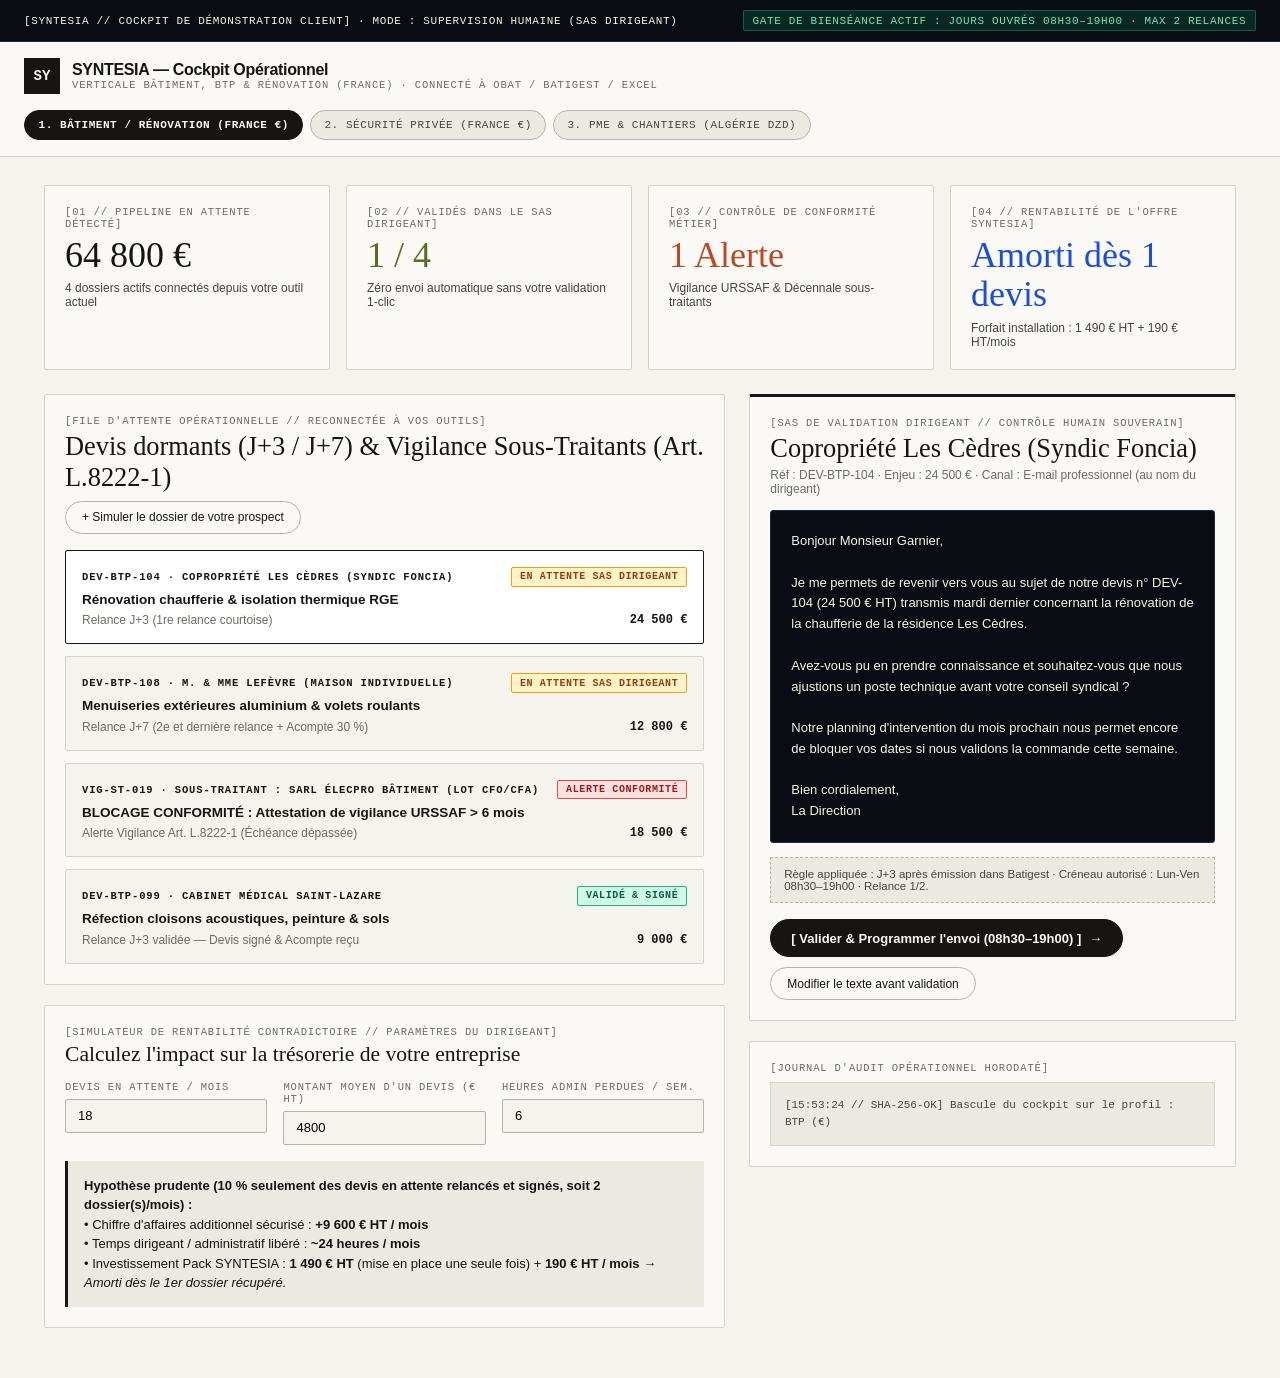
<file: sites/demonstrateur/index.html>
<!DOCTYPE html>
<html lang="fr">
<head>
  <meta charset="UTF-8">
  <meta name="viewport" content="width=device-width, initial-scale=1.0">
  <title>SYNTESIA — Démonstrateur Interactif Client (Cockpit Devis, Relances &amp; Conformité)</title>
  <link rel="icon" type="image/svg+xml" href="data:image/svg+xml,%3Csvg xmlns='http://www.w3.org/2000/svg' viewBox='0 0 36 36'%3E%3Crect width='36' height='36' fill='%23161513'/%3E%3Ctext x='50%25' y='54%25' dominant-baseline='middle' text-anchor='middle' fill='%23FAF9F5' font-family='monospace' font-weight='600' font-size='14'%3ESY%3C/text%3E%3C/svg%3E">
  <style>
    :root {
      --paper: #F4F3EE;
      --surface: #FAF9F5;
      --surface-alt: #EAE9E2;
      --ink: #161513;
      --ink-body: #464440;
      --ink-muted: #6E6B65;
      --edge: #D5D4CC;
      --edge-strong: #B5B4AC;
      --night: #090D13;
      --night-panel: #101720;
      --accent-blue: #1D4ED8;
      --accent-rust: #B84A27;
      --accent-emerald: #047857;
      --accent-olive: #5C6B28;
      --font-serif: Georgia, 'Times New Roman', serif;
      --font-sans: -apple-system, BlinkMacSystemFont, 'Segoe UI', Roboto, sans-serif;
      --font-mono: ui-monospace, SFMono-Regular, Menlo, Monaco, Consolas, monospace;
    }
    *, *::before, *::after { box-sizing: border-box; }
    body {
      margin: 0;
      background-color: var(--paper);
      color: var(--ink);
      font-family: var(--font-sans);
      -webkit-font-smoothing: antialiased;
    }
    .topbar {
      background-color: var(--night);
      color: #F4F4E7;
      padding: 0.65rem 1.5rem;
      font-family: var(--font-mono);
      font-size: 11px;
      letter-spacing: 0.06em;
      display: flex;
      flex-wrap: wrap;
      align-items: center;
      justify-content: space-between;
      gap: 0.75rem;
      border-bottom: 1px solid #1E293B;
    }
    .badge-gate {
      background-color: rgba(16, 185, 129, 0.15);
      color: #6EE7B7;
      border: 1px solid rgba(16, 185, 129, 0.4);
      padding: 0.2rem 0.55rem;
      border-radius: 2px;
    }
    header {
      background-color: var(--surface);
      border-bottom: 1px solid var(--edge);
      padding: 1rem 1.5rem;
      position: sticky;
      top: 0;
      z-index: 40;
    }
    .container {
      max-width: 1240px;
      margin: 0 auto;
    }
    .header-inner {
      display: flex;
      flex-wrap: wrap;
      align-items: center;
      justify-content: space-between;
      gap: 1rem;
    }
    .brand {
      display: flex;
      align-items: center;
      gap: 0.75rem;
    }
    .brand-box {
      width: 36px;
      height: 36px;
      background: var(--ink);
      color: var(--surface);
      font-family: var(--font-mono);
      font-weight: 600;
      font-size: 14px;
      display: flex;
      align-items: center;
      justify-content: center;
    }
    .mode-switcher {
      display: flex;
      flex-wrap: wrap;
      gap: 0.4rem;
    }
    .mode-btn {
      font-family: var(--font-mono);
      font-size: 11px;
      text-transform: uppercase;
      letter-spacing: 0.05em;
      padding: 0.5rem 0.85rem;
      border: 1px solid var(--edge-strong);
      background: var(--surface-alt);
      color: var(--ink-body);
      cursor: pointer;
      border-radius: 9999px;
      transition: all 0.15s ease;
    }
    .mode-btn.active {
      background: var(--ink);
      color: var(--surface);
      border-color: var(--ink);
      font-weight: 600;
    }
    main {
      padding: 1.75rem 1.5rem 3rem;
    }
    .kpi-grid {
      display: grid;
      grid-template-columns: repeat(auto-fit, minmax(240px, 1fr));
      gap: 1rem;
      margin-bottom: 1.5rem;
    }
    .card {
      background: var(--surface);
      border: 1px solid var(--edge);
      border-radius: 2px;
      padding: 1.25rem;
      position: relative;
    }
    .mono-label {
      font-family: var(--font-mono);
      font-size: 10.5px;
      text-transform: uppercase;
      letter-spacing: 0.08em;
      color: var(--ink-muted);
    }
    .kpi-val {
      font-family: var(--font-serif);
      font-size: 2.25rem;
      line-height: 1.1;
      margin-top: 0.35rem;
      color: var(--ink);
    }
    .kpi-sub {
      font-size: 12px;
      color: var(--ink-body);
      margin-top: 0.35rem;
    }
    .workspace-grid {
      display: grid;
      grid-template-columns: 1fr;
      gap: 1.5rem;
    }
    @media (min-width: 980px) {
      .workspace-grid {
        grid-template-columns: 7fr 5fr;
      }
    }
    .section-title {
      font-family: var(--font-serif);
      font-size: 1.65rem;
      font-weight: 400;
      margin: 0.25rem 0 0;
    }
    .dossier-list {
      display: flex;
      flex-direction: column;
      gap: 0.75rem;
      margin-top: 1rem;
    }
    .dossier-item {
      border: 1px solid var(--edge);
      background: var(--paper);
      padding: 1rem;
      border-radius: 2px;
      cursor: pointer;
      transition: border-color 0.15s ease, background-color 0.15s ease;
    }
    .dossier-item:hover, .dossier-item.selected {
      border-color: var(--ink);
      background: #FFFFFF;
    }
    .dossier-top {
      display: flex;
      flex-wrap: wrap;
      align-items: center;
      justify-content: space-between;
      gap: 0.5rem;
    }
    .status-pill {
      font-family: var(--font-mono);
      font-size: 10px;
      text-transform: uppercase;
      letter-spacing: 0.06em;
      padding: 0.2rem 0.5rem;
      border-radius: 2px;
      font-weight: 600;
    }
    .st-pending { background: #FEF3C7; color: #92400E; border: 1px solid #F59E0B; }
    .st-alert { background: #FEE2E2; color: #991B1B; border: 1px solid #EF4444; }
    .st-valid { background: #D1FAE5; color: #065F46; border: 1px solid #10B981; }
    .btn-primary {
      display: inline-flex;
      align-items: center;
      justify-content: center;
      gap: 0.5rem;
      background: var(--ink);
      color: var(--surface);
      border: 1px solid var(--ink);
      border-radius: 9999px;
      padding: 0.65rem 1.25rem;
      font-size: 13px;
      font-weight: 600;
      cursor: pointer;
      transition: all 0.15s ease;
    }
    .btn-primary:hover { background: #2c2a26; }
    .btn-secondary {
      display: inline-flex;
      align-items: center;
      justify-content: center;
      gap: 0.4rem;
      background: transparent;
      color: var(--ink);
      border: 1px solid var(--edge-strong);
      border-radius: 9999px;
      padding: 0.55rem 1rem;
      font-size: 12px;
      font-weight: 500;
      cursor: pointer;
    }
    .btn-secondary:hover { border-color: var(--ink); background: var(--surface-alt); }
    .preview-box {
      background: var(--night);
      color: #F4F4E7;
      border-radius: 3px;
      padding: 1.25rem;
      font-size: 13px;
      line-height: 1.6;
      margin-top: 0.85rem;
      border: 1px solid #1E293B;
    }
    .input-field {
      width: 100%;
      padding: 0.55rem 0.75rem;
      border: 1px solid var(--edge-strong);
      background: var(--paper);
      font-size: 13px;
      font-family: var(--font-sans);
      border-radius: 2px;
    }
    .audit-log {
      font-family: var(--font-mono);
      font-size: 11px;
      background: var(--surface-alt);
      border: 1px solid var(--edge);
      padding: 0.85rem;
      max-height: 150px;
      overflow-y: auto;
      line-height: 1.55;
      color: var(--ink-body);
    }
  </style>
</head>
<body>

  <!-- Top Technical Bar -->
  <div class="topbar">
    <div>[SYNTESIA // COCKPIT DE DÉMONSTRATION CLIENT] &middot; MODE : SUPERVISION HUMAINE (SAS DIRIGEANT)</div>
    <div class="badge-gate">GATE DE BIENSÉANCE ACTIF : JOURS OUVRÉS 08H30–19H00 &middot; MAX 2 RELANCES</div>
  </div>

  <!-- Header with 1-Click Prospect Vertical Switcher -->
  <header>
    <div class="container header-inner">
      <div class="brand">
        <div class="brand-box">SY</div>
        <div>
          <div style="font-weight:700; font-size:16px; letter-spacing:-0.02em;">SYNTESIA — Cockpit Opérationnel</div>
          <div class="mono-label" id="headerSub">DÉMONSTRATEUR INTERACTIF &middot; PACK RELANCE DEVIS &amp; CONFORMITÉ</div>
        </div>
      </div>

      <div class="mode-switcher" role="tablist" aria-label="Sélection du profil prospect">
        <button type="button" role="tab" aria-selected="true" class="mode-btn active" id="btnModeBtp" onclick="switchMode('btp')">1. Bâtiment / Rénovation (France €)</button>
        <button type="button" role="tab" aria-selected="false" class="mode-btn" id="btnModeSecu" onclick="switchMode('secu')">2. Sécurité Privée (France €)</button>
        <button type="button" role="tab" aria-selected="false" class="mode-btn" id="btnModeDz" onclick="switchMode('dz')">3. PME &amp; Chantiers (Algérie DZD)</button>
      </div>
    </div>
  </header>

  <main class="container">

    <!-- Row 1: Live KPIs -->
    <div class="kpi-grid">
      <div class="card">
        <div class="mono-label">[01 // PIPELINE EN ATTENTE DÉTECTÉ]</div>
        <div class="kpi-val" id="kpiPipeline">64 800 €</div>
        <div class="kpi-sub" id="kpiPipelineSub">4 dossiers actifs connectés depuis votre outil actuel</div>
      </div>
      <div class="card">
        <div class="mono-label">[02 // VALIDÉS DANS LE SAS DIRIGEANT]</div>
        <div class="kpi-val" id="kpiValidated" style="color:var(--accent-olive);">1 / 4</div>
        <div class="kpi-sub">Zéro envoi automatique sans votre validation 1-clic</div>
      </div>
      <div class="card">
        <div class="mono-label">[03 // CONTRÔLE DE CONFORMITÉ MÉTIER]</div>
        <div class="kpi-val" id="kpiCompliance" style="color:var(--accent-rust);">1 Alerte</div>
        <div class="kpi-sub" id="kpiComplianceSub">Vérification déterministe avant engagement</div>
      </div>
      <div class="card">
        <div class="mono-label">[04 // RENTABILITÉ DE L'OFFRE SYNTESIA]</div>
        <div class="kpi-val" id="kpiRoi" style="color:var(--accent-blue);">Amorti dès 1 devis</div>
        <div class="kpi-sub" id="kpiRoiSub">Forfait installation : 1 490 € HT + 190 € HT/mois</div>
      </div>
    </div>

    <!-- Row 2: Main Operational Workspace -->
    <div class="workspace-grid">

      <!-- Left Column: Actionable Queue + Live Prospect Simulator -->
      <div style="display:flex; flex-direction:column; gap:1.25rem;">
        <div class="card">
          <div style="display:flex; flex-wrap:wrap; align-items:center; justify-content:space-between; gap:0.5rem;">
            <div>
              <div class="mono-label">[FILE D'ATTENTE OPÉRATIONNELLE // RECONNECTÉE À VOS OUTILS]</div>
              <h2 class="section-title" id="queueTitle">Devis dormants (J+3 / J+7) &amp; Vigilance Sous-Traitants</h2>
            </div>
            <button type="button" class="btn-secondary" onclick="toggleAddModal()">+ Simuler le dossier de votre prospect</button>
          </div>

          <!-- Live Add Dossier Drawer (for live sales call customization!) -->
          <div id="addDossierPanel" style="display:none; margin-top:1rem; padding:1rem; background:var(--surface-alt); border:1px solid var(--edge-strong);">
            <div class="mono-label" style="margin-bottom:0.6rem; color:var(--ink);">[PERSONNALISATION EN DIRECT PENDANT LE RENDEZ-VOUS CLIENT]</div>
            <div style="display:grid; grid-template-columns:repeat(auto-fit, minmax(160px, 1fr)); gap:0.6rem;">
              <input type="text" id="simClient" class="input-field" placeholder="Nom du client / chantier (ex: SCI Rivoli)">
              <input type="text" id="simMontant" class="input-field" placeholder="Montant (ex: 14 500 € ou 850 000 DZD)">
              <select id="simType" class="input-field">
                <option value="Relance J+3 (Courtoise & Disponibilité)">Relance Devis J+3 (1re relance)</option>
                <option value="Relance J+7 (Maintien planning & Acompte)">Relance Devis J+7 (2e et dernière relance)</option>
                <option value="Alerte Conformité (Pièce expirée)">Contrôle Conformité (Pièce / Titre à renouveler)</option>
              </select>
            </div>
            <div style="margin-top:0.65rem; display:flex; gap:0.5rem;">
              <button type="button" class="btn-primary" style="padding:0.45rem 1rem; font-size:12px;" onclick="injectCustomDossier()">Générer le dossier dans le cockpit &rarr;</button>
              <button type="button" class="btn-secondary" style="padding:0.45rem 0.85rem; font-size:12px;" onclick="toggleAddModal()">Fermer</button>
            </div>
          </div>

          <div class="dossier-list" id="dossierList"></div>
        </div>

        <!-- Interactive ROI Calculator during client call -->
        <div class="card">
          <div class="mono-label">[SIMULATEUR DE RENTABILITÉ CONTRADICTOIRE // PARAMÈTRES DU DIRIGEANT]</div>
          <h3 class="section-title" style="font-size:1.35rem;">Calculez l'impact sur la trésorerie de votre entreprise</h3>
          <div style="display:grid; grid-template-columns:repeat(auto-fit, minmax(180px, 1fr)); gap:1rem; margin-top:0.9rem;">
            <div>
              <label for="calcVol" class="mono-label" style="display:block; margin-bottom:0.35rem;">Devis en attente / mois</label>
              <input type="number" id="calcVol" class="input-field" value="18" min="1" max="500" oninput="updateRoiCalc()">
            </div>
            <div>
              <label for="calcTicket" class="mono-label" style="display:block; margin-bottom:0.35rem;" id="calcTicketLabel">Montant moyen d'un devis (€ HT)</label>
              <input type="number" id="calcTicket" class="input-field" value="4500" min="100" step="100" oninput="updateRoiCalc()">
            </div>
            <div>
              <label for="calcHours" class="mono-label" style="display:block; margin-bottom:0.35rem;">Heures admin perdues / sem.</label>
              <input type="number" id="calcHours" class="input-field" value="6" min="1" max="60" oninput="updateRoiCalc()">
            </div>
          </div>
          <div id="roiResultBox" style="margin-top:1rem; padding:0.9rem 1rem; background:var(--surface-alt); border-left:3px solid var(--ink); font-size:13px; line-height:1.5;"></div>
        </div>
      </div>

      <!-- Right Column: Sas Dirigeant (Inspection, Customization & 1-Click Approval) -->
      <div style="display:flex; flex-direction:column; gap:1.25rem;">
        <div class="card" style="border-top:3px solid var(--ink);">
          <div class="mono-label">[SAS DE VALIDATION DIRIGEANT // CONTRÔLE HUMAIN SOUVERAIN]</div>
          <h2 class="section-title" id="inspectorTitle">Inspection du dossier sélectionné</h2>
          <div id="inspectorMeta" style="font-size:12px; color:var(--ink-muted); margin-top:0.3rem;"></div>

          <div class="preview-box" id="inspectorBody"></div>

          <div style="margin-top:0.85rem; padding:0.65rem 0.8rem; background:var(--surface-alt); border:1px dashed var(--edge-strong); font-size:11.5px; color:var(--ink-body);" id="inspectorRule"></div>

          <div style="margin-top:1rem; display:flex; flex-wrap:wrap; gap:0.6rem;">
            <button type="button" class="btn-primary" id="btnApproveDossier" onclick="approveCurrentDossier()">
              <span>[ Valider &amp; Programmer l'envoi (08h30–19h00) ]</span>
              <span>&rarr;</span>
            </button>
            <button type="button" class="btn-secondary" onclick="editCurrentDraft()">Modifier le texte avant validation</button>
          </div>
        </div>

        <!-- Immutable Audit Trail -->
        <div class="card">
          <div class="mono-label" style="margin-bottom:0.5rem;">[JOURNAL D'AUDIT OPÉRATIONNEL HORODATÉ]</div>
          <div class="audit-log" id="auditLog"></div>
        </div>
      </div>

    </div>
  </main>

  <script>
    var MODES = {
      btp: {
        sub: "VERTICALE BÂTIMENT, BTP & RÉNOVATION (FRANCE) · CONNECTÉ À OBAT / BATIGEST / EXCEL",
        queueTitle: "Devis dormants (J+3 / J+7) & Vigilance Sous-Traitants (Art. L.8222-1)",
        currency: "€",
        packSetup: 1490,
        packMonthly: 190,
        defaultVol: 18,
        defaultTicket: 4800,
        roiSub: "Forfait installation : 1 490 € HT + 190 € HT/mois",
        complianceSub: "Vigilance URSSAF & Décennale sous-traitants",
        dossiers: [
          {
            id: "DEV-BTP-104",
            client: "Copropriété Les Cèdres (Syndic Foncia)",
            objet: "Rénovation chaufferie & isolation thermique RGE",
            montant: 24500,
            etape: "Relance J+3 (1re relance courtoise)",
            status: "EN ATTENTE SAS DIRIGEANT",
            statusType: "pending",
            canal: "E-mail professionnel (au nom du dirigeant)",
            rule: "Règle appliquée : J+3 après émission dans Batigest · Créneau autorisé : Lun-Ven 08h30–19h00 · Relance 1/2.",
            draft: "Bonjour Monsieur Garnier,\n\nJe me permets de revenir vers vous au sujet de notre devis n° DEV-104 (24 500 € HT) transmis mardi dernier concernant la rénovation de la chaufferie de la résidence Les Cèdres.\n\nAvez-vous pu en prendre connaissance et souhaitez-vous que nous ajustions un poste technique avant votre conseil syndical ?\n\nNotre planning d'intervention du mois prochain nous permet encore de bloquer vos dates si nous validons la commande cette semaine.\n\nBien cordialement,\nLa Direction"
          },
          {
            id: "DEV-BTP-108",
            client: "M. & Mme Lefèvre (Maison individuelle)",
            objet: "Menuiseries extérieures aluminium & volets roulants",
            montant: 12800,
            etape: "Relance J+7 (2e et dernière relance + Acompte 30 %)",
            status: "EN ATTENTE SAS DIRIGEANT",
            statusType: "pending",
            canal: "E-mail + SMS courtois (09h15)",
            rule: "Règle appliquée : J+7 (Plafond strict : 2e et dernière relance automatique) · Lien de validation et acompte 30 %.",
            draft: "Bonjour Monsieur et Madame Lefèvre,\n\nSauf erreur de notre part, nous n'avons pas encore eu votre retour sur le chiffrage n° DEV-108 (12 800 € HT) pour vos menuiseries aluminium.\n\nLes délais fournisseurs étant actuellement de 5 semaines, je tenais à vérifier avec vous si vous souhaitez maintenir l'option sur notre planning de pose.\n\nJe reste à votre entière disposition par téléphone pour toute question.\n\nBien cordialement,\nLa Direction"
          },
          {
            id: "VIG-ST-019",
            client: "Sous-traitant : SARL ÉlecPro Bâtiment (Lot CFO/CFA)",
            objet: "BLOCAGE CONFORMITÉ : Attestation de vigilance URSSAF > 6 mois",
            montant: 18500,
            etape: "Alerte Vigilance Art. L.8222-1 (Échéance dépassée)",
            status: "ALERTE CONFORMITÉ",
            statusType: "alert",
            canal: "Demande documentaire automatisée au sous-traitant",
            rule: "Règle déterministe : Art. L.8222-1 Code du travail — Interdiction d'émettre le bon de commande sous-traitant sans attestation URSSAF < 6 mois et décennale valide.",
            draft: "Bonjour,\n\nDans le cadre de la préparation du chantier Lot Électricité (18 500 € HT) et conformément à nos obligations légales de vigilance (Art. L.8222-1), notre système relève que votre dernière attestation de vigilance URSSAF a dépassé sa validité semestrielle.\n\nMerci de bien vouloir déposer votre attestation à jour en réponse à ce message afin que nous puissions débloquer votre ordre de service.\n\nBien cordialement,\nService Administratif & Travaux"
          },
          {
            id: "DEV-BTP-099",
            client: "Cabinet Médical Saint-Lazare",
            objet: "Réfection cloisons acoustiques, peinture & sols",
            montant: 9000,
            etape: "Relance J+3 validée — Devis signé & Acompte reçu",
            status: "VALIDÉ & SIGNÉ",
            statusType: "valid",
            canal: "Historique validé",
            rule: "Dossier clôturé avec succès : devis relancé à J+3, signé à J+4 avec acompte de 30 % encaissé.",
            draft: "[ARCHIVE DOSSIER VALIDÉ]\nRelance J+3 approuvée par le dirigeant le 19/11 à 09h05.\nRetour client reçu le 20/11 : Devis accepté (9 000 € HT)."
          }
        ]
      },
      secu: {
        sub: "VERTICALE SÉCURITÉ PRIVÉE (CSI LIVRE VI & IDCC 1351) · BOUCLIER CONFORMITÉ & DEVIS",
        queueTitle: "Contrôle Cartes CNAPS / SSIAP, Ordres de Mission L.612-9 & Chiffrage Vacations",
        currency: "€",
        packSetup: 1490,
        packMonthly: 190,
        defaultVol: 12,
        defaultTicket: 6500,
        roiSub: "Forfait installation : 1 490 € HT + 190 € HT/mois",
        complianceSub: "Contrôle déterministe CNAPS jusqu'à fin de vacation",
        dossiers: [
          {
            id: "CNAPS-AL-01",
            client: "Site Logistique Garonor — Vacation Nuit (20h00–06h00)",
            objet: "BLOCAGE PRÉ-AFFECTATION : Carte Pro CNAPS & MAC Agent à renouveler (J-28)",
            montant: 14200,
            etape: "Alerte Conformité Livre VI CSI & Remplacement qualifié",
            status: "ALERTE CONFORMITÉ",
            statusType: "alert",
            canal: "Alerte Exploitation + Ordre de Mission Art. L.612-9",
            rule: "Règle déterministe OMNISECUR / SYNTESIA : Validité CNAPS vérifiée jusqu'à shiftEnd (>= 06h00) · Repos quotidien >= 12h (IDCC 1351) · Remplaçant proposé en heures normales (Marge préservée).",
            draft: "[ORDRE DE MISSION PRÉPARÉ — CONFORME ART. L.612-9 DU CSI]\n\nRemplacement préventif qualifié sur le site Logistique Garonor :\n• Agent remplaçant sélectionné : M. Karim B. (Carte Pro CNAPS valide jusqu'au 14/09/2028, SSIAP 1 & SST à jour).\n• Contrôle temps de repos IDCC 1351 : 16h30 de repos depuis sa dernière vacation (>= 12h requis).\n• Impact financier Bouclier Marge : Heures normales (0 heure supplémentaire déclenchée — Marge brute site préservée à 21,4 %).\n\nEn attente de votre clic de validation dans le Sas Dirigeant pour émettre l'Ordre de Mission."
          },
          {
            id: "DEV-SEC-204",
            client: "Plateforme Pharmaceutique Val-d'Oise",
            objet: "Devis Gardiennage H24 & Rondes SSIAP 1 (Contrat annuel)",
            montant: 48000,
            etape: "Relance Devis J+3 (Chiffrage vérifié Bouclier Marge +22 %)",
            status: "EN ATTENTE SAS DIRIGEANT",
            statusType: "pending",
            canal: "E-mail Direction Sûreté (09h00)",
            rule: "Règle appliquée : Coût complet IDCC 1351 vérifié (majorations nuit 10 %, dimanche 10 %, férié 100 %, paniers, plancher 6h Avenant n° 2).",
            draft: "Bonjour Monsieur le Directeur de la Sûreté,\n\nÀ la suite de notre visite technique sur votre site du Val-d'Oise, je vous confirme la disponibilité de notre équipe dédiée (agents ADS et certifiés SSIAP 1 à jour de leurs titres CNAPS et recyclages) pour un démarrage au 1er du mois prochain.\n\nNotre proposition n° DEV-SEC-204 intègre l'ensemble des garanties de continuité de service et la main courante électronique horodatée.\n\nSouhaitez-vous que nous fassions un point téléphonique de 10 minutes demain matin ?\n\nBien cordialement,\nLa Direction d'Exploitation"
          },
          {
            id: "AO-BOAMP-88",
            client: "Marché Public Gardiennage & Sécurité Incendie — Collectivité IDF",
            objet: "Détection BOAMP & Pré-structuration du Mémoire Technique",
            montant: 85000,
            etape: "Dossier Appel d'Offres préparé (Pièces vérifiées)",
            status: "EN ATTENTE SAS DIRIGEANT",
            statusType: "pending",
            canal: "Dossier Mémoire Technique interne",
            rule: "Règle appliquée : Zéro référence client inventée · 1 pièce signalée [À FOURNIR PAR LE DIRIGEANT : Attestation assurance RC Pro année en cours].",
            draft: "[SYNTHÈSE APPEL D'OFFRES DÉTECTÉ VIA OPEN DATA BOAMP]\n\n• Objet du marché : Surveillance humaine et sécurité incendie SSIAP de bâtiments administratifs.\n• Trame du mémoire technique générée : Organisation des relèves, contrôle pré-affectation des cartes CNAPS, protocole de continuité H24 et contrôle qualité.\n• Point d'attention avant dépôt : Joindre l'attestation RC Professionnelle en cours de validité."
          },
          {
            id: "DEV-SEC-198",
            client: "Salon Professionnel Paris Nord Villepinte (Dispositif Événementiel)",
            objet: "Dispositif 15 agents ADS + 2 maîtres-chiens (3 jours)",
            montant: 16400,
            etape: "Devis signé & 17 Ordres de Mission L.612-9 édités",
            status: "VALIDÉ & SIGNÉ",
            statusType: "valid",
            canal: "Historique validé",
            rule: "Dossier validé : 17/17 cartes professionnelles CNAPS vérifiées jusqu'à la fin de l'événement.",
            draft: "[ARCHIVE DOSSIER VALIDÉ]\nContrat événementiel signé (16 400 € HT). Lot de 17 Ordres de Mission conformes à l'Art. L.612-9 du CSI généré et validé par le dirigeant."
          }
        ]
      },
      dz: {
        sub: "SYNTESIA ALGÉRIE (ALGER · ORAN · CONSTANTINE · SÉTIF) · FLUX WHATSAPP BUSINESS, DEVIS & BL (DZD)",
        queueTitle: "Centralisation Demandes WhatsApp / Web, Relance Offres & Rapprochement Bons de Livraison",
        currency: "DZD",
        packSetup: 145000,
        packMonthly: 19000,
        defaultVol: 25,
        defaultTicket: 380000,
        roiSub: "Forfait installation : 145 000 DZD HT + 19 000 DZD HT/mois",
        complianceSub: "Rapprochement Bons de Commande / Bons de Livraison émargés",
        dossiers: [
          {
            id: "DZ-WA-402",
            client: "Promotion Immobilière El-Djazair (Hydra, Alger)",
            objet: "Lot menuiseries aluminium & façades — 24 logements",
            montant: 3450000,
            etape: "Demande WhatsApp qualifiée & Relance Offre J+3",
            status: "EN ATTENTE SAS DIRIGEANT",
            statusType: "pending",
            canal: "WhatsApp Business Officiel + E-mail Pro",
            rule: "Règle appliquée : Demande entrante WhatsApp structurée en fiche CRM · Relance courtoise aux horaires ouvrés (08h30–18h00).",
            draft: "Bonjour Monsieur Benali,\n\nJe fais suite à notre offre technique et commerciale n° DZ-402 (3 450 000 DZD HT) transmise mardi concernant le lot menuiseries de votre programme de 24 logements à Hydra.\n\nNos stocks de profilés nous permettent de garantir vos délais de livraison sur le chantier dès validation du bon de commande.\n\nSouhaitez-vous que notre ingénieur d'affaires passe sur votre chantier demain matin pour finaliser ensemble ?\n\nBien cordialement,\nLa Direction Commerciale"
          },
          {
            id: "DZ-BL-119",
            client: "Groupe Industriel Agro-Distribution (Zone Industrielle Rouïba)",
            objet: "ALERTE ÉCART BL / FACTURE : 3 Bons de Livraison émargés non encore facturés",
            montant: 1280000,
            etape: "Contrôle Rapprochement BL Terrain <-> Facturation",
            status: "ALERTE CONFORMITÉ",
            statusType: "alert",
            canal: "Alerte Direction & Pré-facture préparée",
            rule: "Règle déterministe : Détection automatique de tout Bon de Livraison (BL) signé sur le terrain depuis > 48h sans facture émise.",
            draft: "[RAPPORT DE RAPPROCHEMENT BONS DE LIVRAISON / FACTURATION]\n\n• Client : Groupe Industriel Rouïba\n• Anomalie détectée : Les Bons de Livraison émargés n° BL-881, BL-884 et BL-889 (total : 1 280 000 DZD HT) ont été livrés et signés par le chef de magasin client il y a 72h, mais n'avaient pas encore été transmis à la facturation.\n• Action préparée : Brouillon de facture consolidée généré. Cliquez sur [Valider] pour transmettre à la comptabilité et déclencher l'encaissement."
          },
          {
            id: "DZ-DEV-395",
            client: "Hôtel & Centre de Congrès Oran Front de Mer",
            objet: "Équipements climatisation centralisée & contrat de maintenance",
            montant: 2150000,
            etape: "Relance J+7 (Maintien tarif équipements)",
            status: "EN ATTENTE SAS DIRIGEANT",
            statusType: "pending",
            canal: "E-mail + WhatsApp Direction",
            rule: "Règle appliquée : 2e relance courtoise avant expiration de la validité tarifaire.",
            draft: "Bonjour Monsieur le Directeur,\n\nNous revenons vers vous concernant notre proposition n° DZ-395 (2 150 000 DZD HT) pour vos équipements de climatisation et leur maintenance préventive.\n\nNotre tarif préférentiel sur ce lot d'équipements arrivant à échéance en fin de semaine, nous restons à votre disposition pour confirmer votre réservation matériel.\n\nRespectueusement,\nLa Direction"
          },
          {
            id: "DZ-DEV-388",
            client: "Clinique Médicale Constantine",
            objet: "Aménagement technique & réseau secours",
            montant: 1620000,
            etape: "Offre validée & Bon de Commande signé",
            status: "VALIDÉ & SIGNÉ",
            statusType: "valid",
            canal: "Historique validé",
            rule: "Dossier clôturé : Demande WhatsApp convertie en Bon de Commande signé en 4 jours.",
            draft: "[ARCHIVE DOSSIER VALIDÉ]\nBon de commande n° BC-2026-114 reçu (1 620 000 DZD HT) suite à la relance supervisée J+3."
          }
        ]
      }
    };

    var currentModeKey = "btp";
    var currentIndex = 0;

    function formatAmount(num, curr) {
      return num.toString().replace(/\B(?=(\d{3})+(?!\d))/g, " ") + " " + curr;
    }

    function addLog(msg) {
      var box = document.getElementById("auditLog");
      var now = new Date();
      var ts = now.toTimeString().split(" ")[0];
      var div = document.createElement("div");
      div.textContent = "[" + ts + " // SHA-256-OK] " + msg;
      box.insertBefore(div, box.firstChild);
    }

    function switchMode(modeKey) {
      currentModeKey = modeKey;
      currentIndex = 0;
      var btnBtp = document.getElementById("btnModeBtp");
      var btnSecu = document.getElementById("btnModeSecu");
      var btnDz = document.getElementById("btnModeDz");

      btnBtp.className = "mode-btn" + (modeKey === "btp" ? " active" : "");
      btnSecu.className = "mode-btn" + (modeKey === "secu" ? " active" : "");
      btnDz.className = "mode-btn" + (modeKey === "dz" ? " active" : "");

      btnBtp.setAttribute("aria-selected", modeKey === "btp" ? "true" : "false");
      btnSecu.setAttribute("aria-selected", modeKey === "secu" ? "true" : "false");
      btnDz.setAttribute("aria-selected", modeKey === "dz" ? "true" : "false");

      var m = MODES[modeKey];
      document.getElementById("headerSub").textContent = m.sub;
      document.getElementById("queueTitle").textContent = m.queueTitle;
      document.getElementById("kpiRoiSub").textContent = m.roiSub;
      document.getElementById("kpiComplianceSub").textContent = m.complianceSub;
      document.getElementById("calcTicketLabel").textContent = "Montant moyen d'un devis (" + m.currency + " HT)";
      document.getElementById("calcVol").value = m.defaultVol;
      document.getElementById("calcTicket").value = m.defaultTicket;

      renderAll();
      updateRoiCalc();
      addLog("Bascule du cockpit sur le profil : " + modeKey.toUpperCase() + " (" + m.currency + ")");
    }

    function renderAll() {
      var m = MODES[currentModeKey];
      var listEl = document.getElementById("dossierList");
      listEl.innerHTML = "";

      var totalAmount = 0;
      var validCount = 0;
      var alertCount = 0;

      for (var i = 0; i < m.dossiers.length; i++) {
        var d = m.dossiers[i];
        totalAmount += d.montant;
        if (d.statusType === "valid") validCount++;
        if (d.statusType === "alert") alertCount++;

        var item = document.createElement("div");
        item.className = "dossier-item" + (i === currentIndex ? " selected" : "");
        item.setAttribute("onclick", "selectDossier(" + i + ")");

        var pillClass = d.statusType === "valid" ? "st-valid" : (d.statusType === "alert" ? "st-alert" : "st-pending");

        item.innerHTML =
          "<div class='dossier-top'>" +
            "<span class='mono-label' style='color:var(--ink); font-weight:600;'>" + d.id + " &middot; " + d.client + "</span>" +
            "<span class='status-pill " + pillClass + "'>" + d.status + "</span>" +
          "</div>" +
          "<div style='font-size:13.5px; font-weight:600; margin-top:0.35rem;'>" + d.objet + "</div>" +
          "<div style='display:flex; justify-content:space-between; font-size:12px; color:var(--ink-muted); margin-top:0.4rem;'>" +
            "<span>" + d.etape + "</span>" +
            "<strong style='color:var(--ink); font-family:var(--font-mono);'>" + formatAmount(d.montant, m.currency) + "</strong>" +
          "</div>";
        listEl.appendChild(item);
      }

      document.getElementById("kpiPipeline").textContent = formatAmount(totalAmount, m.currency);
      document.getElementById("kpiPipelineSub").textContent = m.dossiers.length + " dossiers actifs connectés depuis votre outil actuel";
      document.getElementById("kpiValidated").textContent = validCount + " / " + m.dossiers.length;
      document.getElementById("kpiCompliance").textContent = alertCount + (alertCount > 1 ? " Alertes" : " Alerte");

      var cur = m.dossiers[currentIndex];
      if (cur) {
        document.getElementById("inspectorTitle").textContent = cur.client;
        document.getElementById("inspectorMeta").textContent =
          "Réf : " + cur.id + " · Enjeu : " + formatAmount(cur.montant, m.currency) + " · Canal : " + cur.canal;
        document.getElementById("inspectorBody").innerText = cur.draft;
        document.getElementById("inspectorRule").textContent = cur.rule;

        var btn = document.getElementById("btnApproveDossier");
        if (cur.statusType === "valid") {
          btn.innerHTML = "<span>&#10003; Dossier déjà validé par la Direction</span>";
          btn.style.backgroundColor = "#5C6B28";
          btn.style.borderColor = "#5C6B28";
        } else {
          btn.innerHTML = "<span>[ Valider &amp; Programmer l'envoi (08h30–19h00) ]</span><span>&rarr;</span>";
          btn.style.backgroundColor = "var(--ink)";
          btn.style.borderColor = "var(--ink)";
        }
      }
    }

    function selectDossier(idx) {
      currentIndex = idx;
      renderAll();
    }

    function approveCurrentDossier() {
      var m = MODES[currentModeKey];
      var cur = m.dossiers[currentIndex];
      if (!cur || cur.statusType === "valid") return;

      cur.statusType = "valid";
      cur.status = "VALIDÉ PAR DIRECTION (09H00)";
      addLog("Validation humaine Sas Dirigeant accordée pour " + cur.id + " (" + cur.client + " — " + formatAmount(cur.montant, m.currency) + ")");
      renderAll();
    }

    function editCurrentDraft() {
      var m = MODES[currentModeKey];
      var cur = m.dossiers[currentIndex];
      if (!cur) return;
      var updated = prompt("Modifier le brouillon avant validation par le dirigeant :", cur.draft);
      if (updated !== null && updated.trim() !== "") {
        cur.draft = updated;
        addLog("Brouillon personnalisé par le dirigeant sur le dossier " + cur.id);
        renderAll();
      }
    }

    function toggleAddModal() {
      var p = document.getElementById("addDossierPanel");
      p.style.display = (p.style.display === "none") ? "block" : "none";
    }

    function injectCustomDossier() {
      var client = document.getElementById("simClient").value.trim() || "Prospect Dirigeant En Direct";
      var rawMontant = document.getElementById("simMontant").value.replace(/\D/g, "");
      var m = MODES[currentModeKey];
      var montant = rawMontant ? parseInt(rawMontant, 10) : m.defaultTicket;
      var type = document.getElementById("simType").value;

      var newId = "SIM-" + Math.floor(100 + Math.random() * 900);
      var isAlert = type.indexOf("Conformité") !== -1;

      var newDossier = {
        id: newId,
        client: client,
        objet: "Simulation en direct — " + type,
        montant: montant,
        etape: type,
        status: isAlert ? "ALERTE CONFORMITÉ" : "EN ATTENTE SAS DIRIGEANT",
        statusType: isAlert ? "alert" : "pending",
        canal: "E-mail professionnel supervisé (08h30–19h00)",
        rule: "Dossier créé en direct lors de la démonstration · Vérification déterministe active.",
        draft: "Bonjour,\n\nNous revenons vers vous concernant le dossier « " + client + " » d'un montant de " + formatAmount(montant, m.currency) + " HT.\n\nNous restons à votre disposition cette semaine pour valider ensemble la planification et les pièces requises.\n\nBien cordialement,\nLa Direction"
      };

      m.dossiers.unshift(newDossier);
      currentIndex = 0;
      document.getElementById("addDossierPanel").style.display = "none";
      document.getElementById("simClient").value = "";
      document.getElementById("simMontant").value = "";
      addLog("Création en direct du dossier prospect : " + newId + " (" + client + " — " + formatAmount(montant, m.currency) + ")");
      renderAll();
    }

    function updateRoiCalc() {
      var m = MODES[currentModeKey];
      var vol = parseInt(document.getElementById("calcVol").value, 10) || 10;
      var ticket = parseInt(document.getElementById("calcTicket").value, 10) || m.defaultTicket;
      var hours = parseInt(document.getElementById("calcHours").value, 10) || 5;

      // Hypothèse prudente et transparente : récupération d'au moins 1 à 2 devis dormants sur le volume mensuel
      var recoveredDeals = Math.max(1, Math.round(vol * 0.10));
      var recoveredCa = recoveredDeals * ticket;
      var monthlyHoursSaved = hours * 4;

      var box = document.getElementById("roiResultBox");
      box.innerHTML =
        "<strong>Hypothèse prudente (10 % seulement des devis en attente relancés et signés, soit " + recoveredDeals + " dossier(s)/mois) :</strong><br>" +
        "&bull; Chiffre d'affaires additionnel sécurisé : <strong>+" + formatAmount(recoveredCa, m.currency) + " HT / mois</strong><br>" +
        "&bull; Temps dirigeant / administratif libéré : <strong>~" + monthlyHoursSaved + " heures / mois</strong><br>" +
        "&bull; Investissement Pack SYNTESIA : <strong>" + formatAmount(m.packSetup, m.currency) + " HT</strong> (mise en place une seule fois) + <strong>" + formatAmount(m.packMonthly, m.currency) + " HT / mois</strong> &rarr; <em>Amorti dès le 1er dossier récupéré.</em>";
    }

    switchMode("btp");
  </script>
</body>
</html>
</file>
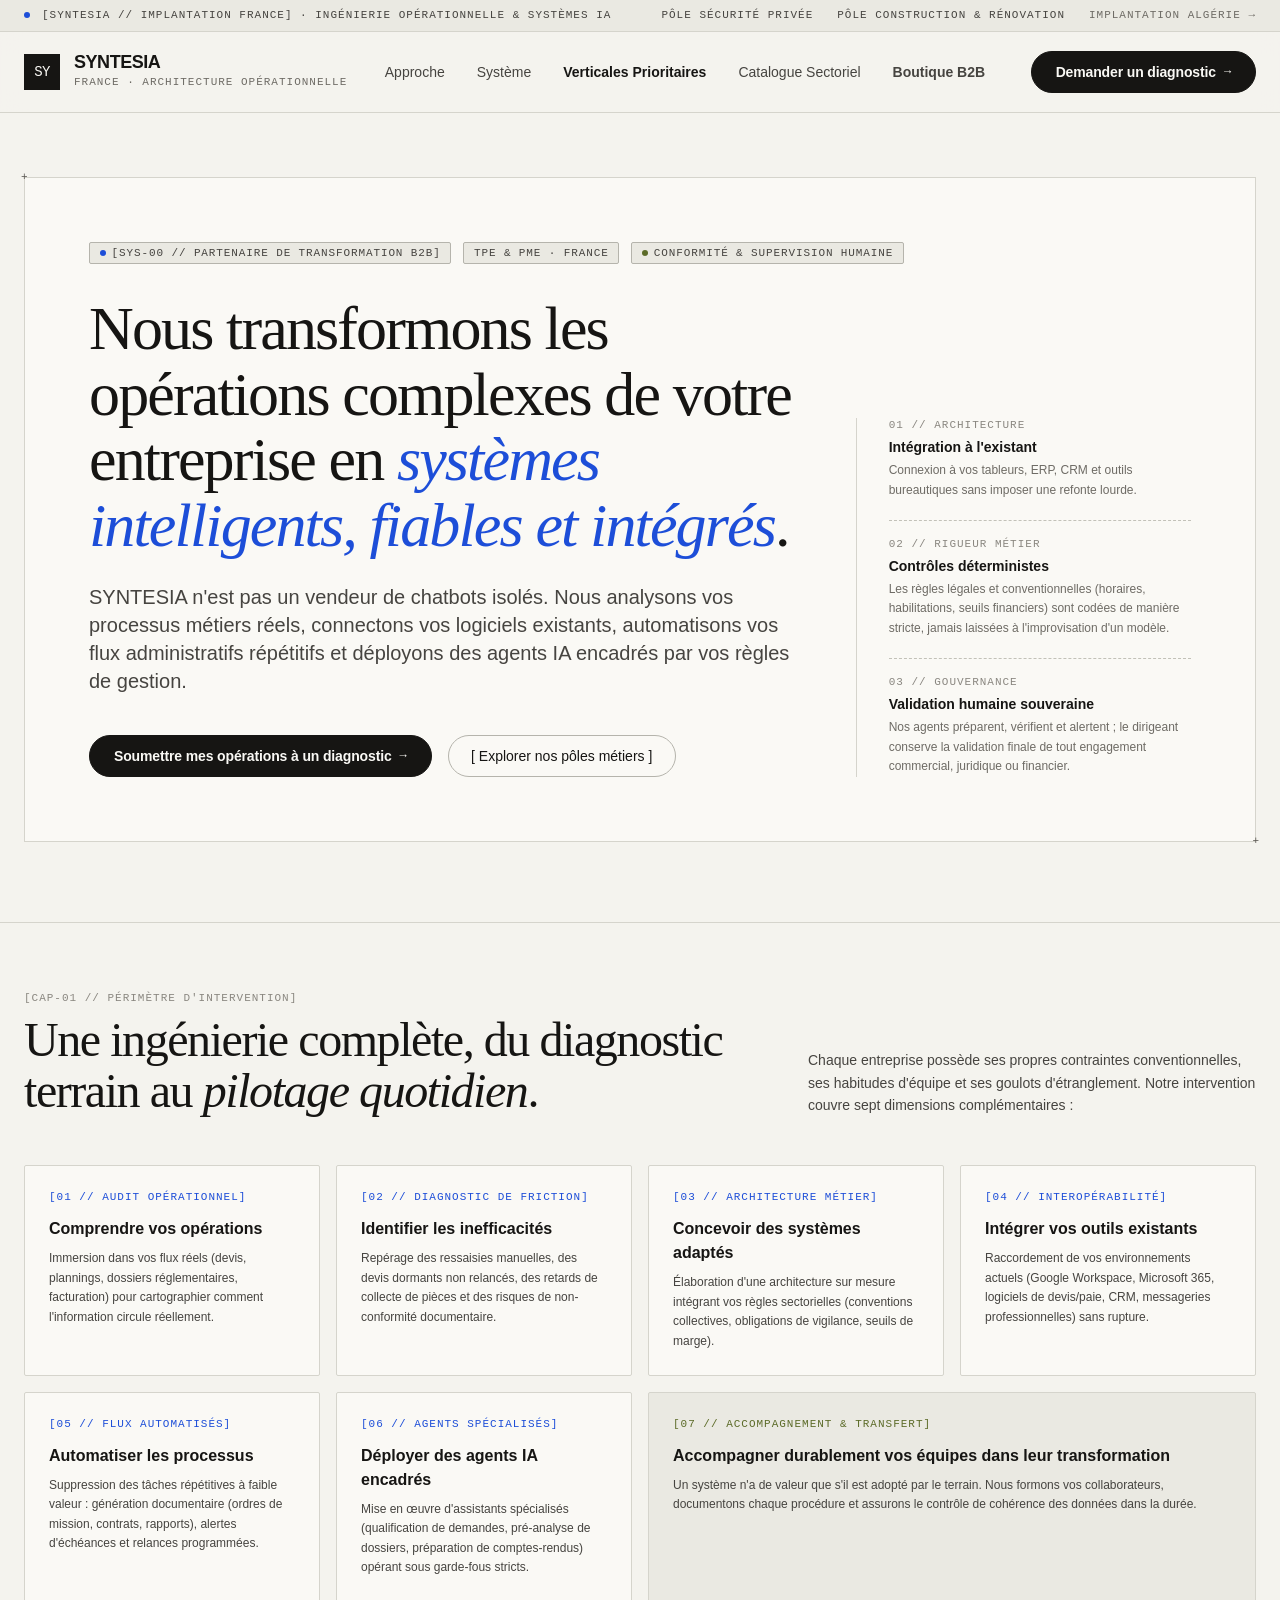
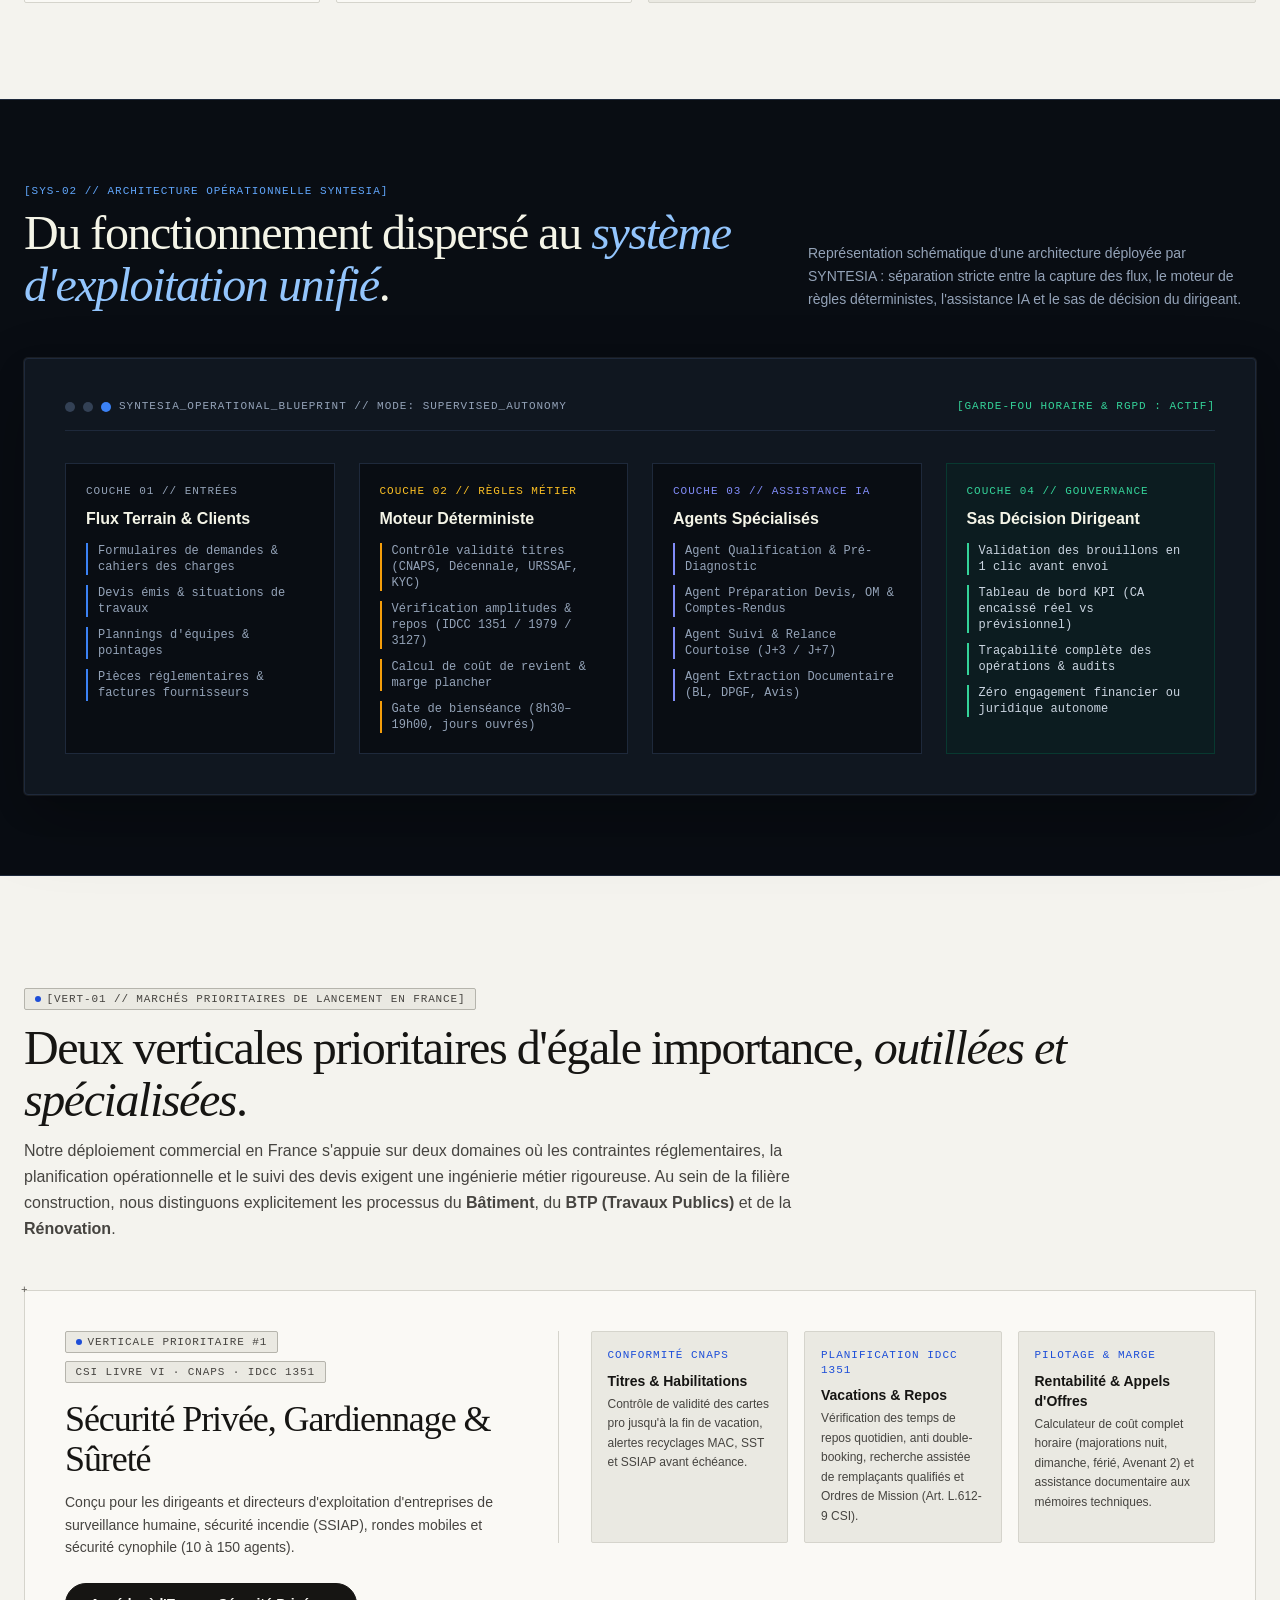
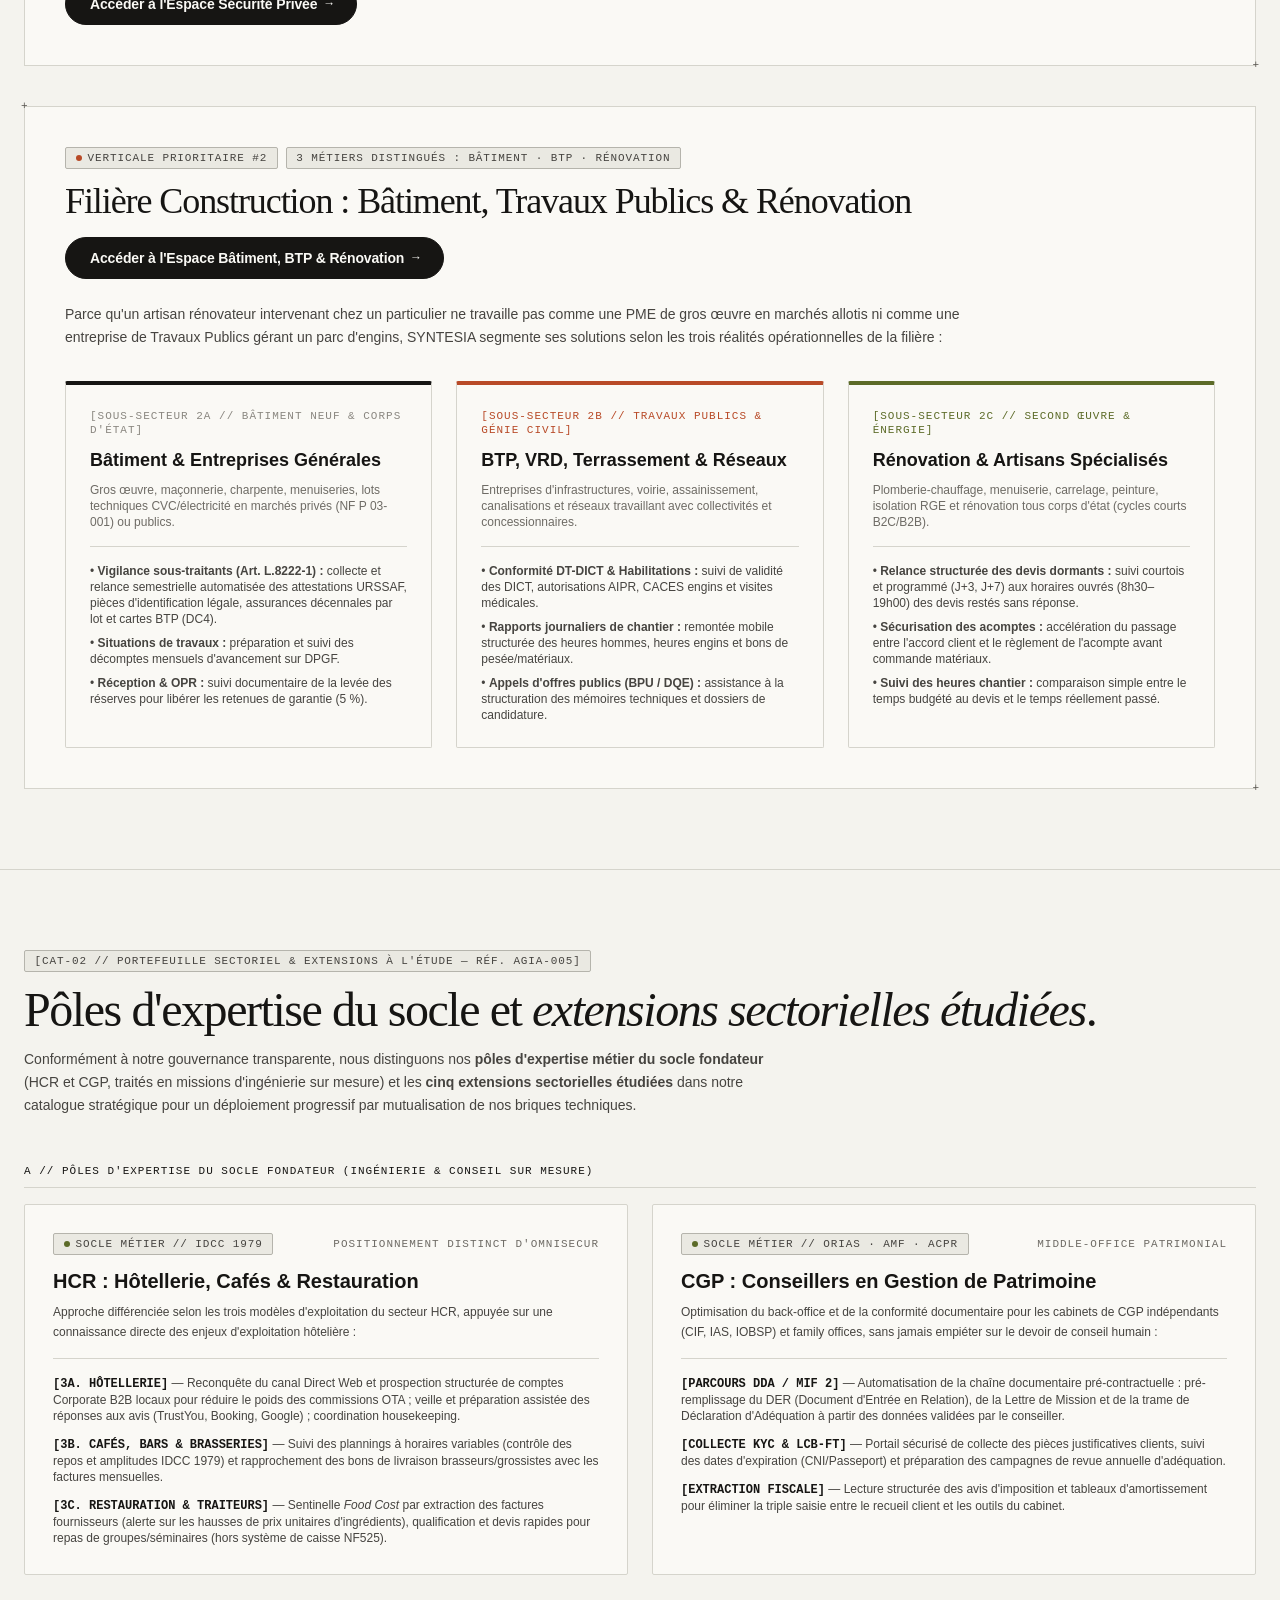
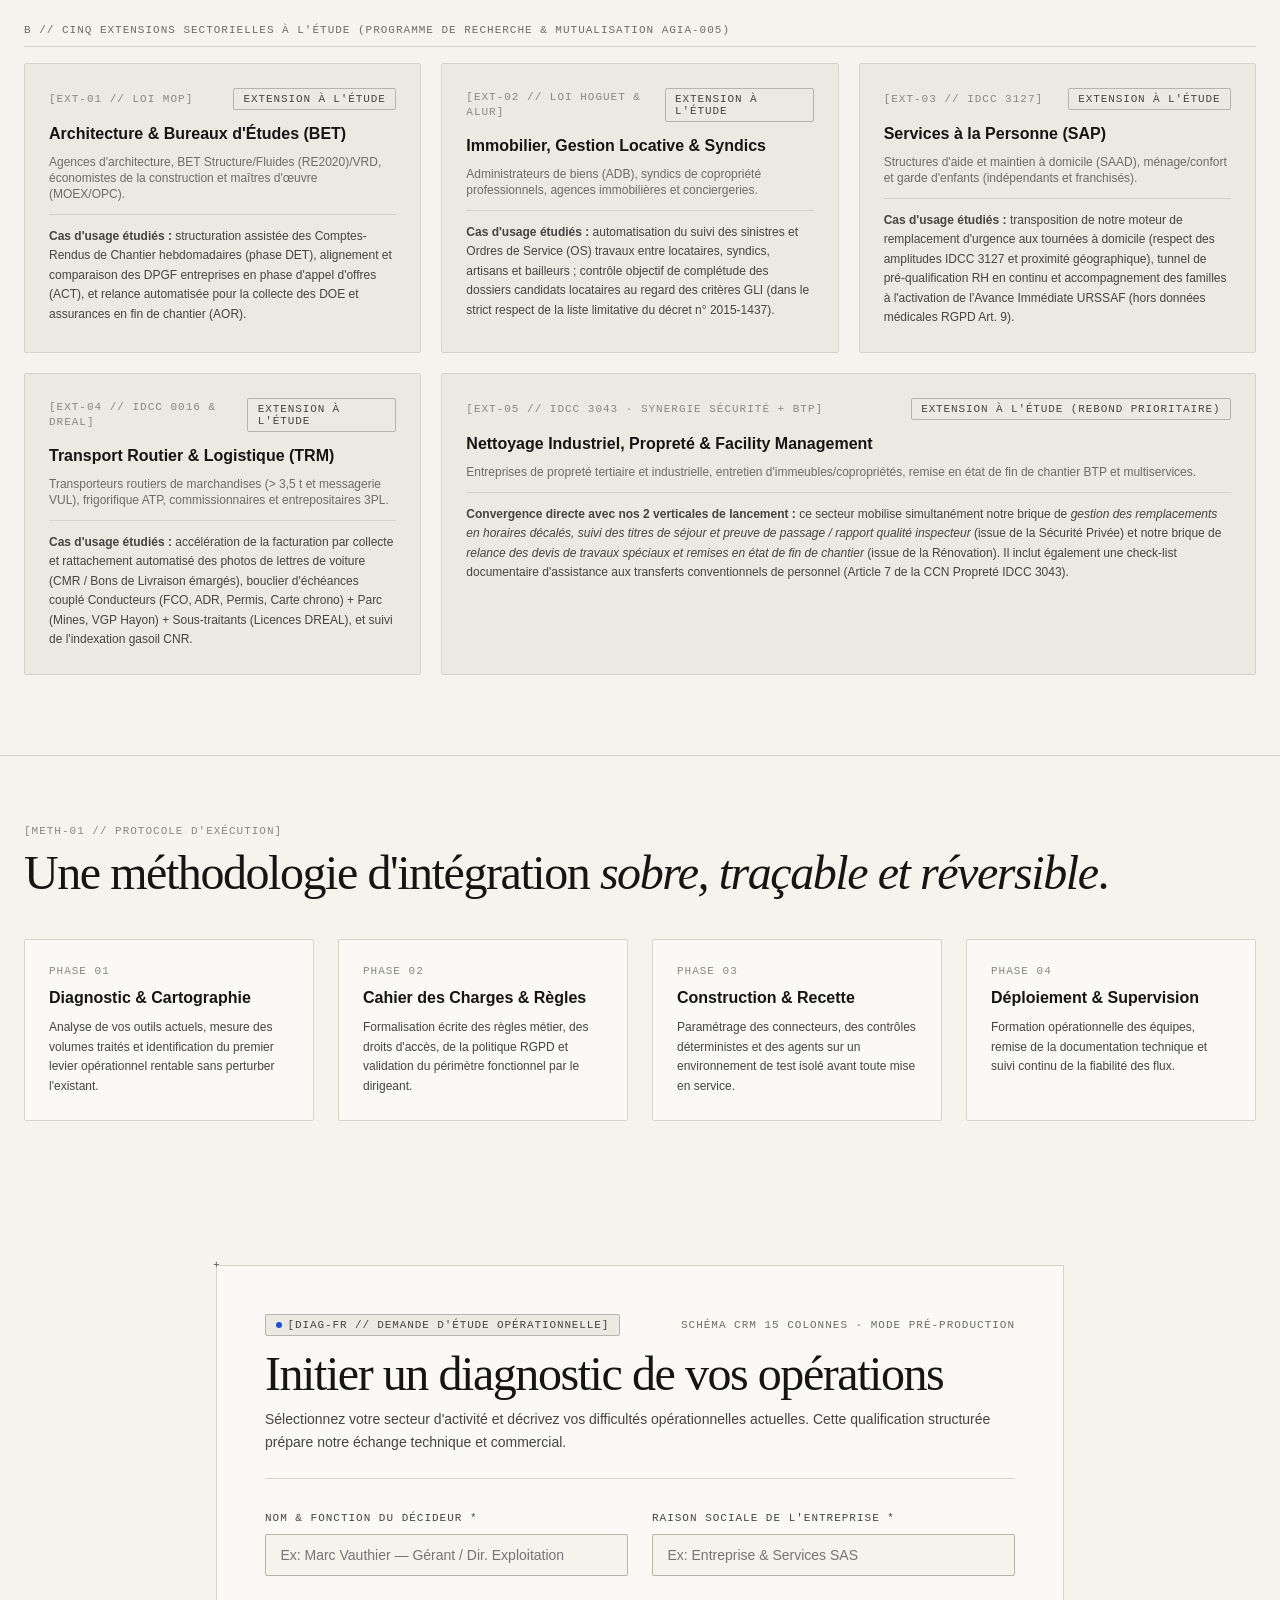
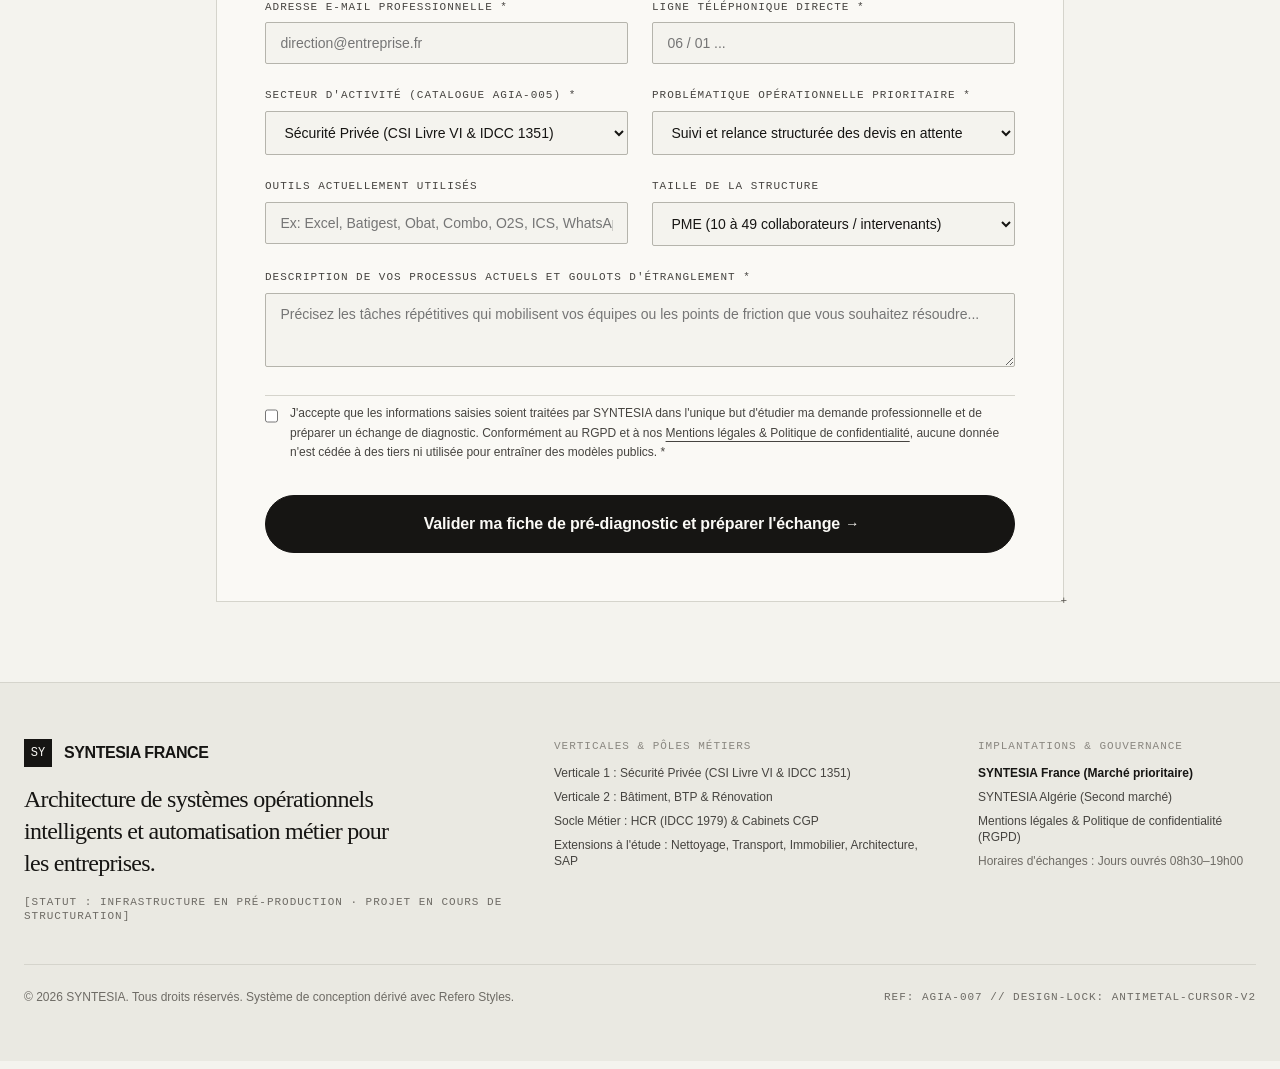
<file: sites/france/index.html>
<!DOCTYPE html>
<html lang="fr" class="scroll-smooth">
<head>
  <meta charset="UTF-8">
  <meta name="viewport" content="width=device-width, initial-scale=1.0">
  <title>SYNTESIA France — Ingénierie de Systèmes Opérationnels, Automatisation &amp; Agents IA</title>
  <meta name="description" content="SYNTESIA accompagne les TPE et PME françaises dans la compréhension de leurs opérations, l'intégration de leurs outils existants, l'automatisation de leurs processus et le déploiement d'agents IA métiers.">
  <meta property="og:title" content="SYNTESIA France — Ingénierie de Systèmes Opérationnels, Automatisation & Agents IA">
  <meta property="og:description" content="Audit opérationnel, intégration d'outils existants, automatisation de processus et agents IA encadrés pour les TPE et PME en France (Sécurité Privée, Bâtiment/BTP/Rénovation, HCR, CGP).">
  <meta property="og:type" content="website">
  <meta property="og:locale" content="fr_FR">
  <meta property="og:site_name" content="SYNTESIA France">
  <link rel="icon" type="image/svg+xml" href="data:image/svg+xml,%3Csvg xmlns='http://www.w3.org/2000/svg' viewBox='0 0 36 36'%3E%3Crect width='36' height='36' fill='%23161513'/%3E%3Ctext x='50%25' y='54%25' dominant-baseline='middle' text-anchor='middle' fill='%23FAF9F5' font-family='monospace' font-weight='600' font-size='14'%3ESY%3C/text%3E%3C/svg%3E">
  <link rel="stylesheet" href="../shared/syntesia-design-system.css">
  <script type="application/ld+json">
  {
    "@context": "https://schema.org",
    "@type": "ProfessionalService",
    "name": "SYNTESIA France",
    "description": "Ingénierie de systèmes opérationnels, intégration logicielle, automatisation de processus et déploiement d'agents IA métiers sous supervision humaine pour TPE et PME.",
    "areaServed": "FR",
    "knowsAbout": [
      "Sécurité Privée (CSI Livre VI & IDCC 1351)",
      "Bâtiment, BTP et Rénovation",
      "Hôtellerie, Cafés et Restauration (IDCC 1979)",
      "Conseil en Gestion de Patrimoine (CGP)",
      "Automatisation de processus B2B"
    ]
  }
  </script>
</head>
<body class="selection:bg-stone-900 selection:text-stone-100">

  <!-- Top Technical Bar -->
  <div class="border-b border-[#D5D4CC] bg-[#EAE9E2] px-6 py-2">
    <div class="max-w-7xl mx-auto flex flex-wrap items-center justify-between gap-2">
      <div class="flex items-center space-x-3">
        <span class="syn-dot-blue"></span>
        <span class="font-mono-mark text-[#464440]">[SYNTESIA // IMPLANTATION FRANCE] &middot; INGÉNIERIE OPÉRATIONNELLE &amp; SYSTÈMES IA</span>
      </div>
      <div class="flex items-center space-x-6">
        <a href="securite-privee/index.html" class="font-mono-mark text-[#464440] hover:text-[#161513] underline-offset-4 hover:underline">Pôle Sécurité Privée</a>
        <a href="batiment-renovation/index.html" class="font-mono-mark text-[#464440] hover:text-[#161513] underline-offset-4 hover:underline">Pôle Construction &amp; Rénovation</a>
        <a href="../algerie/index.html" class="font-mono-mark text-[#6E6B65] hover:text-[#161513]">Implantation Algérie &rarr;</a>
      </div>
    </div>
  </div>

  <!-- Floating Frosted Navigation (Refero Antimetal Rule) -->
  <header class="sticky top-0 z-50 syn-nav-frost">
    <div class="max-w-7xl mx-auto px-6 h-20 flex items-center justify-between">
      <a href="index.html" class="flex items-center space-x-3.5 group">
        <div class="w-9 h-9 bg-[#161513] text-[#FAF9F5] flex items-center justify-center font-mono text-sm font-medium tracking-tighter border border-[#161513]">
          SY
        </div>
        <div class="flex flex-col">
          <span class="font-bold text-lg tracking-tight text-[#161513] leading-none">SYNTESIA</span>
          <span class="font-mono-mark text-[#6E6B65] mt-1">FRANCE &middot; ARCHITECTURE OPÉRATIONNELLE</span>
        </div>
      </a>

      <nav class="hidden lg:flex items-center space-x-8 text-sm font-medium text-[#464440]" aria-label="Navigation principale">
        <a href="#approche" class="hover:text-[#161513] transition">Approche</a>
        <a href="#architecture-systeme" class="hover:text-[#161513] transition">Système</a>
        <a href="#verticales-prioritaires" class="hover:text-[#161513] transition font-semibold text-[#161513]">Verticales Prioritaires</a>
        <a href="#catalogue-sectoriel" class="hover:text-[#161513] transition">Catalogue Sectoriel</a>
        <a href="../boutique/index.html" class="hover:text-[#161513] transition font-semibold text-[#3F6212]">Boutique B2B</a>
      </nav>

      <div class="flex items-center space-x-2">
        <button type="button" id="synMobileMenuBtn" aria-expanded="false" aria-controls="synMobileMenuPanel" class="lg:hidden syn-btn-secondary px-3 py-2 font-mono text-xs">
          [MENU]
        </button>
        <a href="../boutique/index.html" class="syn-btn-secondary hidden sm:inline-flex">
          <span>Boutique B2B</span>
        </a>
        <a href="#diagnostic" class="syn-btn-primary">
          <span>Demander un diagnostic</span>
          <span class="font-mono text-xs">&rarr;</span>
        </a>
      </div>
    </div>

    <!-- Mobile Navigation Panel (< 1024px) -->
    <nav id="synMobileMenuPanel" class="hidden lg:hidden border-t border-[#D5D4CC] bg-[#FAF9F5] px-6 py-4 space-y-3 text-sm font-medium text-[#161513]" aria-label="Menu mobile">
      <div class="grid grid-cols-1 sm:grid-cols-2 gap-2">
        <a href="#approche" class="py-1.5 border-b border-[#EAE9E2]">01. Approche &amp; Périmètre</a>
        <a href="#architecture-systeme" class="py-1.5 border-b border-[#EAE9E2]">02. Architecture Système</a>
        <a href="#verticales-prioritaires" class="py-1.5 border-b border-[#EAE9E2] font-semibold">03. Verticales Prioritaires</a>
        <a href="#catalogue-sectoriel" class="py-1.5 border-b border-[#EAE9E2]">04. Catalogue Sectoriel</a>
        <a href="#methode" class="py-1.5 border-b border-[#EAE9E2]">05. Démarche en 4 Étapes</a>
        <a href="../boutique/index.html" class="py-1.5 border-b border-[#EAE9E2] text-[#3F6212] font-semibold">06. Boutique B2B &amp; Tarifs Directs</a>
        <a href="../shared/mentions-legales-confidentialite.html" class="py-1.5 border-b border-[#EAE9E2] text-[#6E6B65]">07. Mentions Légales &amp; RGPD</a>
      </div>
    </nav>
  </header>

  <main>
    <!-- HERO SECTION : Editorial Serif + Engineered Frame -->
    <section class="max-w-7xl mx-auto px-6 pt-16 pb-20">
      <div class="syn-frame syn-corner-tl syn-corner-br p-8 sm:p-14 lg:p-16">
        <div class="flex flex-wrap items-center gap-3 mb-8">
          <span class="syn-tag"><span class="syn-dot-blue"></span> [SYS-00 // PARTENAIRE DE TRANSFORMATION B2B]</span>
          <span class="syn-tag">TPE &amp; PME &middot; FRANCE</span>
          <span class="syn-tag"><span class="syn-dot-olive"></span> CONFORMITÉ &amp; SUPERVISION HUMAINE</span>
        </div>

        <div class="grid grid-cols-1 lg:grid-cols-12 gap-12 items-end">
          <div class="lg:col-span-8">
            <h1 class="font-editorial text-4xl sm:text-6xl lg:text-[62px] text-[#161513]">
              Nous transformons les opérations complexes de votre entreprise en <span class="font-editorial-italic text-[#1D4ED8]">systèmes intelligents, fiables et intégrés</span>.
            </h1>
            <p class="mt-6 text-lg sm:text-xl text-[#464440] max-w-3xl leading-relaxed">
              SYNTESIA n'est pas un vendeur de chatbots isolés. Nous analysons vos processus métiers réels, connectons vos logiciels existants, automatisons vos flux administratifs répétitifs et déployons des agents IA encadrés par vos règles de gestion.
            </p>

            <div class="mt-10 flex flex-col sm:flex-row items-stretch sm:items-center gap-4">
              <a href="#diagnostic" class="syn-btn-primary">
                <span>Soumettre mes opérations à un diagnostic</span>
                <span class="font-mono text-xs">&rarr;</span>
              </a>
              <a href="#verticales-prioritaires" class="syn-btn-secondary">
                <span>[ Explorer nos pôles métiers ]</span>
              </a>
            </div>
          </div>

          <!-- Key Engineering Pillars Sidebar -->
          <div class="lg:col-span-4 border-t lg:border-t-0 lg:border-l border-[#D5D4CC] pt-8 lg:pt-0 lg:pl-8 space-y-5">
            <div>
              <div class="font-mono-mark text-[#8A8780]">01 // ARCHITECTURE</div>
              <div class="text-sm font-semibold text-[#161513] mt-1">Intégration à l'existant</div>
              <p class="text-xs text-[#6E6B65] mt-1 leading-relaxed">Connexion à vos tableurs, ERP, CRM et outils bureautiques sans imposer une refonte lourde.</p>
            </div>
            <div class="border-t border-dashed border-[#C2C1B8] pt-4">
              <div class="font-mono-mark text-[#8A8780]">02 // RIGUEUR MÉTIER</div>
              <div class="text-sm font-semibold text-[#161513] mt-1">Contrôles déterministes</div>
              <p class="text-xs text-[#6E6B65] mt-1 leading-relaxed">Les règles légales et conventionnelles (horaires, habilitations, seuils financiers) sont codées de manière stricte, jamais laissées à l'improvisation d'un modèle.</p>
            </div>
            <div class="border-t border-dashed border-[#C2C1B8] pt-4">
              <div class="font-mono-mark text-[#8A8780]">03 // GOUVERNANCE</div>
              <div class="text-sm font-semibold text-[#161513] mt-1">Validation humaine souveraine</div>
              <p class="text-xs text-[#6E6B65] mt-1 leading-relaxed">Nos agents préparent, vérifient et alertent ; le dirigeant conserve la validation finale de tout engagement commercial, juridique ou financier.</p>
            </div>
          </div>
        </div>
      </div>
    </section>

    <!-- SECTION 1 : CE QUE FAIT RÉELLEMENT SYNTESIA (7 CAPACITÉS OPÉRATIONNELLES) -->
    <section id="approche" class="max-w-7xl mx-auto px-6 py-16 border-t border-[#D5D4CC]">
      <div class="flex flex-col md:flex-row md:items-end justify-between mb-12 gap-6">
        <div>
          <span class="font-mono-mark text-[#8A8780]">[CAP-01 // PÉRIMÈTRE D'INTERVENTION]</span>
          <h2 class="font-editorial text-3xl sm:text-5xl text-[#161513] mt-2">
            Une ingénierie complète, du diagnostic terrain au <span class="font-editorial-italic">pilotage quotidien</span>.
          </h2>
        </div>
        <p class="text-sm text-[#464440] max-w-md leading-relaxed">
          Chaque entreprise possède ses propres contraintes conventionnelles, ses habitudes d'équipe et ses goulots d'étranglement. Notre intervention couvre sept dimensions complémentaires :
        </p>
      </div>

      <div class="grid grid-cols-1 md:grid-cols-2 lg:grid-cols-4 gap-4">
        <div class="syn-card p-6">
          <div class="font-mono-mark text-[#1D4ED8] mb-3">[01 // AUDIT OPÉRATIONNEL]</div>
          <h3 class="text-base font-bold text-[#161513] mb-2">Comprendre vos opérations</h3>
          <p class="text-xs text-[#464440] leading-relaxed">Immersion dans vos flux réels (devis, plannings, dossiers réglementaires, facturation) pour cartographier comment l'information circule réellement.</p>
        </div>

        <div class="syn-card p-6">
          <div class="font-mono-mark text-[#1D4ED8] mb-3">[02 // DIAGNOSTIC DE FRICTION]</div>
          <h3 class="text-base font-bold text-[#161513] mb-2">Identifier les inefficacités</h3>
          <p class="text-xs text-[#464440] leading-relaxed">Repérage des ressaisies manuelles, des devis dormants non relancés, des retards de collecte de pièces et des risques de non-conformité documentaire.</p>
        </div>

        <div class="syn-card p-6">
          <div class="font-mono-mark text-[#1D4ED8] mb-3">[03 // ARCHITECTURE MÉTIER]</div>
          <h3 class="text-base font-bold text-[#161513] mb-2">Concevoir des systèmes adaptés</h3>
          <p class="text-xs text-[#464440] leading-relaxed">Élaboration d'une architecture sur mesure intégrant vos règles sectorielles (conventions collectives, obligations de vigilance, seuils de marge).</p>
        </div>

        <div class="syn-card p-6">
          <div class="font-mono-mark text-[#1D4ED8] mb-3">[04 // INTEROPÉRABILITÉ]</div>
          <h3 class="text-base font-bold text-[#161513] mb-2">Intégrer vos outils existants</h3>
          <p class="text-xs text-[#464440] leading-relaxed">Raccordement de vos environnements actuels (Google Workspace, Microsoft 365, logiciels de devis/paie, CRM, messageries professionnelles) sans rupture.</p>
        </div>

        <div class="syn-card p-6">
          <div class="font-mono-mark text-[#1D4ED8] mb-3">[05 // FLUX AUTOMATISÉS]</div>
          <h3 class="text-base font-bold text-[#161513] mb-2">Automatiser les processus</h3>
          <p class="text-xs text-[#464440] leading-relaxed">Suppression des tâches répétitives à faible valeur : génération documentaire (ordres de mission, contrats, rapports), alertes d'échéances et relances programmées.</p>
        </div>

        <div class="syn-card p-6">
          <div class="font-mono-mark text-[#1D4ED8] mb-3">[06 // AGENTS SPÉCIALISÉS]</div>
          <h3 class="text-base font-bold text-[#161513] mb-2">Déployer des agents IA encadrés</h3>
          <p class="text-xs text-[#464440] leading-relaxed">Mise en œuvre d'assistants spécialisés (qualification de demandes, pré-analyse de dossiers, préparation de comptes-rendus) opérant sous garde-fous stricts.</p>
        </div>

        <div class="syn-card p-6 lg:col-span-2 bg-[#EAE9E2]">
          <div class="font-mono-mark text-[#5C6B28] mb-3">[07 // ACCOMPAGNEMENT &amp; TRANSFERT]</div>
          <h3 class="text-base font-bold text-[#161513] mb-2">Accompagner durablement vos équipes dans leur transformation</h3>
          <p class="text-xs text-[#464440] leading-relaxed">Un système n'a de valeur que s'il est adopté par le terrain. Nous formons vos collaborateurs, documentons chaque procédure et assurons le contrôle de cohérence des données dans la durée.</p>
        </div>
      </div>
    </section>

    <!-- SECTION 2 : ATMOSPHERIC NIGHT SYSTEM THEATER (Refero Antimetal Signature Scene) -->
    <section id="architecture-systeme" class="syn-night-scene py-20 px-6 my-8">
      <div class="max-w-7xl mx-auto">
        <div class="flex flex-col lg:flex-row lg:items-end justify-between mb-12 gap-6">
          <div>
            <span class="font-mono-mark text-blue-400">[SYS-02 // ARCHITECTURE OPÉRATIONNELLE SYNTESIA]</span>
            <h2 class="font-editorial text-3xl sm:text-5xl text-[#F4F4E7] mt-2">
              Du fonctionnement dispersé au <span class="font-editorial-italic text-blue-300">système d'exploitation unifié</span>.
            </h2>
          </div>
          <p class="text-sm text-[#94A3B8] max-w-md leading-relaxed">
            Représentation schématique d'une architecture déployée par SYNTESIA : séparation stricte entre la capture des flux, le moteur de règles déterministes, l'assistance IA et le sas de décision du dirigeant.
          </p>
        </div>

        <!-- Staged Product Window (1200px wide on dark scene) -->
        <div class="syn-night-window p-6 sm:p-10">
          <div class="flex flex-wrap items-center justify-between border-b border-slate-800 pb-4 mb-8 gap-4">
            <div class="flex items-center space-x-2">
              <span class="w-2.5 h-2.5 rounded-full bg-slate-700"></span>
              <span class="w-2.5 h-2.5 rounded-full bg-slate-700"></span>
              <span class="w-2.5 h-2.5 rounded-full bg-blue-500"></span>
              <span class="font-mono-mark text-slate-400 ml-2">SYNTESIA_OPERATIONAL_BLUEPRINT // MODE: SUPERVISED_AUTONOMY</span>
            </div>
            <div class="font-mono-mark text-emerald-400">[GARDE-FOU HORAIRE &amp; RGPD : ACTIF]</div>
          </div>

          <div class="grid grid-cols-1 lg:grid-cols-4 gap-6">
            <!-- Step 1 -->
            <div class="border border-slate-800 bg-[#090D13] p-5">
              <div class="font-mono-mark text-slate-400 mb-2">COUCHE 01 // ENTRÉES</div>
              <div class="text-base font-bold text-[#F4F4E7] mb-3">Flux Terrain &amp; Clients</div>
              <ul class="text-xs text-slate-400 space-y-2.5 font-mono">
                <li class="border-l-2 border-blue-500 pl-2.5">Formulaires de demandes &amp; cahiers des charges</li>
                <li class="border-l-2 border-blue-500 pl-2.5">Devis émis &amp; situations de travaux</li>
                <li class="border-l-2 border-blue-500 pl-2.5">Plannings d'équipes &amp; pointages</li>
                <li class="border-l-2 border-blue-500 pl-2.5">Pièces réglementaires &amp; factures fournisseurs</li>
              </ul>
            </div>

            <!-- Step 2 -->
            <div class="border border-slate-800 bg-[#090D13] p-5">
              <div class="font-mono-mark text-amber-400 mb-2">COUCHE 02 // RÈGLES MÉTIER</div>
              <div class="text-base font-bold text-[#F4F4E7] mb-3">Moteur Déterministe</div>
              <ul class="text-xs text-slate-400 space-y-2.5 font-mono">
                <li class="border-l-2 border-amber-500 pl-2.5">Contrôle validité titres (CNAPS, Décennale, URSSAF, KYC)</li>
                <li class="border-l-2 border-amber-500 pl-2.5">Vérification amplitudes &amp; repos (IDCC 1351 / 1979 / 3127)</li>
                <li class="border-l-2 border-amber-500 pl-2.5">Calcul de coût de revient &amp; marge plancher</li>
                <li class="border-l-2 border-amber-500 pl-2.5">Gate de bienséance (8h30–19h00, jours ouvrés)</li>
              </ul>
            </div>

            <!-- Step 3 -->
            <div class="border border-slate-800 bg-[#090D13] p-5">
              <div class="font-mono-mark text-indigo-400 mb-2">COUCHE 03 // ASSISTANCE IA</div>
              <div class="text-base font-bold text-[#F4F4E7] mb-3">Agents Spécialisés</div>
              <ul class="text-xs text-slate-400 space-y-2.5 font-mono">
                <li class="border-l-2 border-indigo-400 pl-2.5">Agent Qualification &amp; Pré-Diagnostic</li>
                <li class="border-l-2 border-indigo-400 pl-2.5">Agent Préparation Devis, OM &amp; Comptes-Rendus</li>
                <li class="border-l-2 border-indigo-400 pl-2.5">Agent Suivi &amp; Relance Courtoise (J+3 / J+7)</li>
                <li class="border-l-2 border-indigo-400 pl-2.5">Agent Extraction Documentaire (BL, DPGF, Avis)</li>
              </ul>
            </div>

            <!-- Step 4 -->
            <div class="border border-emerald-900/60 bg-emerald-950/20 p-5">
              <div class="font-mono-mark text-emerald-400 mb-2">COUCHE 04 // GOUVERNANCE</div>
              <div class="text-base font-bold text-[#F4F4E7] mb-3">Sas Décision Dirigeant</div>
              <ul class="text-xs text-slate-300 space-y-2.5 font-mono">
                <li class="border-l-2 border-emerald-400 pl-2.5">Validation des brouillons en 1 clic avant envoi</li>
                <li class="border-l-2 border-emerald-400 pl-2.5">Tableau de bord KPI (CA encaissé réel vs prévisionnel)</li>
                <li class="border-l-2 border-emerald-400 pl-2.5">Traçabilité complète des opérations &amp; audits</li>
                <li class="border-l-2 border-emerald-400 pl-2.5">Zéro engagement financier ou juridique autonome</li>
              </ul>
            </div>
          </div>
        </div>
      </div>
    </section>

    <!-- SECTION 3 : VERTICALES PRIORITAIRES DE LANCEMENT (SÉCURITÉ PRIVÉE & FILIÈRE CONSTRUCTION DISTINGUÉE) -->
    <section id="verticales-prioritaires" class="max-w-7xl mx-auto px-6 py-20">
      <div class="mb-12">
        <span class="syn-tag"><span class="syn-dot-blue"></span> [VERT-01 // MARCHÉS PRIORITAIRES DE LANCEMENT EN FRANCE]</span>
        <h2 class="font-editorial text-3xl sm:text-5xl text-[#161513] mt-3">
          Deux verticales prioritaires d'égale importance, <span class="font-editorial-italic">outillées et spécialisées</span>.
        </h2>
        <p class="mt-3 text-base text-[#464440] max-w-3xl leading-relaxed">
          Notre déploiement commercial en France s'appuie sur deux domaines où les contraintes réglementaires, la planification opérationnelle et le suivi des devis exigent une ingénierie métier rigoureuse. Au sein de la filière construction, nous distinguons explicitement les processus du <strong>Bâtiment</strong>, du <strong>BTP (Travaux Publics)</strong> et de la <strong>Rénovation</strong>.
        </p>
      </div>

      <!-- Verticale 1 : Sécurité Privée -->
      <div class="syn-frame syn-corner-tl syn-corner-br p-8 sm:p-10 mb-10">
        <div class="grid grid-cols-1 lg:grid-cols-12 gap-8 items-start">
          <div class="lg:col-span-5">
            <div class="flex flex-wrap items-center gap-2 mb-4">
              <span class="syn-tag"><span class="syn-dot-blue"></span> VERTICALE PRIORITAIRE #1</span>
              <span class="syn-tag">CSI LIVRE VI &middot; CNAPS &middot; IDCC 1351</span>
            </div>
            <h3 class="font-editorial text-3xl sm:text-4xl text-[#161513]">Sécurité Privée, Gardiennage &amp; Sûreté</h3>
            <p class="mt-3 text-sm text-[#464440] leading-relaxed">
              Conçu pour les dirigeants et directeurs d'exploitation d'entreprises de surveillance humaine, sécurité incendie (SSIAP), rondes mobiles et sécurité cynophile (10 à 150 agents).
            </p>
            <div class="mt-6">
              <a href="securite-privee/index.html" class="syn-btn-primary">
                <span>Accéder à l'Espace Sécurité Privée</span>
                <span class="font-mono text-xs">&rarr;</span>
              </a>
            </div>
          </div>

          <div class="lg:col-span-7 grid grid-cols-1 sm:grid-cols-3 gap-4 border-t lg:border-t-0 lg:border-l border-[#D5D4CC] pt-6 lg:pt-0 lg:pl-8">
            <div class="syn-card-alt p-4">
              <div class="font-mono-mark text-[#1D4ED8] mb-2">CONFORMITÉ CNAPS</div>
              <div class="text-sm font-bold text-[#161513] mb-1">Titres &amp; Habilitations</div>
              <p class="text-xs text-[#464440] leading-relaxed">Contrôle de validité des cartes pro jusqu'à la fin de vacation, alertes recyclages MAC, SST et SSIAP avant échéance.</p>
            </div>
            <div class="syn-card-alt p-4">
              <div class="font-mono-mark text-[#1D4ED8] mb-2">PLANIFICATION IDCC 1351</div>
              <div class="text-sm font-bold text-[#161513] mb-1">Vacations &amp; Repos</div>
              <p class="text-xs text-[#464440] leading-relaxed">Vérification des temps de repos quotidien, anti double-booking, recherche assistée de remplaçants qualifiés et Ordres de Mission (Art. L.612-9 CSI).</p>
            </div>
            <div class="syn-card-alt p-4">
              <div class="font-mono-mark text-[#1D4ED8] mb-2">PILOTAGE &amp; MARGE</div>
              <div class="text-sm font-bold text-[#161513] mb-1">Rentabilité &amp; Appels d'Offres</div>
              <p class="text-xs text-[#464440] leading-relaxed">Calculateur de coût complet horaire (majorations nuit, dimanche, férié, Avenant 2) et assistance documentaire aux mémoires techniques.</p>
            </div>
          </div>
        </div>
      </div>

      <!-- Verticale 2 : Filière Construction (Bâtiment, BTP, Rénovation séparés) -->
      <div class="syn-frame syn-corner-tl syn-corner-br p-8 sm:p-10">
        <div class="flex flex-wrap items-center justify-between gap-4 mb-6">
          <div>
            <div class="flex flex-wrap items-center gap-2 mb-3">
              <span class="syn-tag"><span class="syn-dot-rust"></span> VERTICALE PRIORITAIRE #2</span>
              <span class="syn-tag">3 MÉTIERS DISTINGUÉS : BÂTIMENT &middot; BTP &middot; RÉNOVATION</span>
            </div>
            <h3 class="font-editorial text-3xl sm:text-4xl text-[#161513]">Filière Construction : Bâtiment, Travaux Publics &amp; Rénovation</h3>
          </div>
          <a href="batiment-renovation/index.html" class="syn-btn-primary">
            <span>Accéder à l'Espace Bâtiment, BTP &amp; Rénovation</span>
            <span class="font-mono text-xs">&rarr;</span>
          </a>
        </div>

        <p class="text-sm text-[#464440] max-w-4xl leading-relaxed mb-8">
          Parce qu'un artisan rénovateur intervenant chez un particulier ne travaille pas comme une PME de gros œuvre en marchés allotis ni comme une entreprise de Travaux Publics gérant un parc d'engins, SYNTESIA segmente ses solutions selon les trois réalités opérationnelles de la filière :
        </p>

        <div class="grid grid-cols-1 lg:grid-cols-3 gap-6">
          <!-- Sous-secteur 2A : Bâtiment -->
          <div class="syn-card p-6 border-t-4 border-t-[#161513]">
            <div class="font-mono-mark text-[#8A8780] mb-2">[SOUS-SECTEUR 2A // BÂTIMENT NEUF &amp; CORPS D'ÉTAT]</div>
            <h4 class="text-lg font-bold text-[#161513] mb-2">Bâtiment &amp; Entreprises Générales</h4>
            <p class="text-xs text-[#6E6B65] mb-4">Gros œuvre, maçonnerie, charpente, menuiseries, lots techniques CVC/électricité en marchés privés (NF P 03-001) ou publics.</p>
            <ul class="text-xs text-[#464440] space-y-2 border-t border-[#D5D4CC] pt-4">
              <li>&bull; <strong>Vigilance sous-traitants (Art. L.8222-1) :</strong> collecte et relance semestrielle automatisée des attestations URSSAF, pièces d'identification légale, assurances décennales par lot et cartes BTP (DC4).</li>
              <li>&bull; <strong>Situations de travaux :</strong> préparation et suivi des décomptes mensuels d'avancement sur DPGF.</li>
              <li>&bull; <strong>Réception &amp; OPR :</strong> suivi documentaire de la levée des réserves pour libérer les retenues de garantie (5 %).</li>
            </ul>
          </div>

          <!-- Sous-secteur 2B : BTP -->
          <div class="syn-card p-6 border-t-4 border-t-[#B84A27]">
            <div class="font-mono-mark text-[#B84A27] mb-2">[SOUS-SECTEUR 2B // TRAVAUX PUBLICS &amp; GÉNIE CIVIL]</div>
            <h4 class="text-lg font-bold text-[#161513] mb-2">BTP, VRD, Terrassement &amp; Réseaux</h4>
            <p class="text-xs text-[#6E6B65] mb-4">Entreprises d'infrastructures, voirie, assainissement, canalisations et réseaux travaillant avec collectivités et concessionnaires.</p>
            <ul class="text-xs text-[#464440] space-y-2 border-t border-[#D5D4CC] pt-4">
              <li>&bull; <strong>Conformité DT-DICT &amp; Habilitations :</strong> suivi de validité des DICT, autorisations AIPR, CACES engins et visites médicales.</li>
              <li>&bull; <strong>Rapports journaliers de chantier :</strong> remontée mobile structurée des heures hommes, heures engins et bons de pesée/matériaux.</li>
              <li>&bull; <strong>Appels d'offres publics (BPU / DQE) :</strong> assistance à la structuration des mémoires techniques et dossiers de candidature.</li>
            </ul>
          </div>

          <!-- Sous-secteur 2C : Rénovation -->
          <div class="syn-card p-6 border-t-4 border-t-[#5C6B28]">
            <div class="font-mono-mark text-[#5C6B28] mb-2">[SOUS-SECTEUR 2C // SECOND ŒUVRE &amp; ÉNERGIE]</div>
            <h4 class="text-lg font-bold text-[#161513] mb-2">Rénovation &amp; Artisans Spécialisés</h4>
            <p class="text-xs text-[#6E6B65] mb-4">Plomberie-chauffage, menuiserie, carrelage, peinture, isolation RGE et rénovation tous corps d'état (cycles courts B2C/B2B).</p>
            <ul class="text-xs text-[#464440] space-y-2 border-t border-[#D5D4CC] pt-4">
              <li>&bull; <strong>Relance structurée des devis dormants :</strong> suivi courtois et programmé (J+3, J+7) aux horaires ouvrés (8h30–19h00) des devis restés sans réponse.</li>
              <li>&bull; <strong>Sécurisation des acomptes :</strong> accélération du passage entre l'accord client et le règlement de l'acompte avant commande matériaux.</li>
              <li>&bull; <strong>Suivi des heures chantier :</strong> comparaison simple entre le temps budgété au devis et le temps réellement passé.</li>
            </ul>
          </div>
        </div>
      </div>
    </section>

    <!-- SECTION 4 : CATALOGUE SECTORIEL SYNTESIA (AGIA-005 : SOCLE MÉTIER & 5 EXTENSIONS À L'ÉTUDE) -->
    <section id="catalogue-sectoriel" class="max-w-7xl mx-auto px-6 py-20 border-t border-[#D5D4CC]">
      <div class="mb-12">
        <span class="syn-tag">[CAT-02 // PORTEFEUILLE SECTORIEL &amp; EXTENSIONS À L'ÉTUDE — RÉF. AGIA-005]</span>
        <h2 class="font-editorial text-3xl sm:text-5xl text-[#161513] mt-3">
          Pôles d'expertise du socle et <span class="font-editorial-italic">extensions sectorielles étudiées</span>.
        </h2>
        <p class="mt-3 text-sm text-[#464440] max-w-3xl leading-relaxed">
          Conformément à notre gouvernance transparente, nous distinguons nos <strong>pôles d'expertise métier du socle fondateur</strong> (HCR et CGP, traités en missions d'ingénierie sur mesure) et les <strong>cinq extensions sectorielles étudiées</strong> dans notre catalogue stratégique pour un déploiement progressif par mutualisation de nos briques techniques.
        </p>
      </div>

      <!-- Sous-bloc A : Socle Fondateur (HCR distinct & CGP) -->
      <div class="mb-12">
        <div class="font-mono-mark text-[#161513] mb-4 pb-2 border-b border-[#D5D4CC]">
          A // PÔLES D'EXPERTISE DU SOCLE FONDATEUR (INGÉNIERIE &amp; CONSEIL SUR MESURE)
        </div>
        <div class="grid grid-cols-1 lg:grid-cols-2 gap-6">
          <!-- HCR (3 sous-secteurs distincts) -->
          <div class="syn-card p-7">
            <div class="flex flex-wrap items-center justify-between gap-2 mb-3">
              <span class="syn-tag"><span class="syn-dot-olive"></span> SOCLE MÉTIER // IDCC 1979</span>
              <span class="font-mono-mark text-[#6E6B65]">POSITIONNEMENT DISTINCT D'OMNISECUR</span>
            </div>
            <h3 class="text-xl font-bold text-[#161513] mb-2">HCR : Hôtellerie, Cafés &amp; Restauration</h3>
            <p class="text-xs text-[#464440] leading-relaxed mb-4">
              Approche différenciée selon les trois modèles d'exploitation du secteur HCR, appuyée sur une connaissance directe des enjeux d'exploitation hôtelière :
            </p>
            <div class="space-y-3 text-xs text-[#464440] border-t border-[#D5D4CC] pt-4">
              <div>
                <strong class="text-[#161513] font-mono">[3A. HÔTELLERIE]</strong> &mdash; Reconquête du canal Direct Web et prospection structurée de comptes Corporate B2B locaux pour réduire le poids des commissions OTA ; veille et préparation assistée des réponses aux avis (TrustYou, Booking, Google) ; coordination housekeeping.
              </div>
              <div>
                <strong class="text-[#161513] font-mono">[3B. CAFÉS, BARS &amp; BRASSERIES]</strong> &mdash; Suivi des plannings à horaires variables (contrôle des repos et amplitudes IDCC 1979) et rapprochement des bons de livraison brasseurs/grossistes avec les factures mensuelles.
              </div>
              <div>
                <strong class="text-[#161513] font-mono">[3C. RESTAURATION &amp; TRAITEURS]</strong> &mdash; Sentinelle <em>Food Cost</em> par extraction des factures fournisseurs (alerte sur les hausses de prix unitaires d'ingrédients), qualification et devis rapides pour repas de groupes/séminaires (hors système de caisse NF525).
              </div>
            </div>
          </div>

          <!-- CGP -->
          <div class="syn-card p-7">
            <div class="flex flex-wrap items-center justify-between gap-2 mb-3">
              <span class="syn-tag"><span class="syn-dot-olive"></span> SOCLE MÉTIER // ORIAS &middot; AMF &middot; ACPR</span>
              <span class="font-mono-mark text-[#6E6B65]">MIDDLE-OFFICE PATRIMONIAL</span>
            </div>
            <h3 class="text-xl font-bold text-[#161513] mb-2">CGP : Conseillers en Gestion de Patrimoine</h3>
            <p class="text-xs text-[#464440] leading-relaxed mb-4">
              Optimisation du back-office et de la conformité documentaire pour les cabinets de CGP indépendants (CIF, IAS, IOBSP) et family offices, sans jamais empiéter sur le devoir de conseil humain :
            </p>
            <div class="space-y-3 text-xs text-[#464440] border-t border-[#D5D4CC] pt-4">
              <div>
                <strong class="text-[#161513] font-mono">[PARCOURS DDA / MIF 2]</strong> &mdash; Automatisation de la chaîne documentaire pré-contractuelle : pré-remplissage du DER (Document d'Entrée en Relation), de la Lettre de Mission et de la trame de Déclaration d'Adéquation à partir des données validées par le conseiller.
              </div>
              <div>
                <strong class="text-[#161513] font-mono">[COLLECTE KYC &amp; LCB-FT]</strong> &mdash; Portail sécurisé de collecte des pièces justificatives clients, suivi des dates d'expiration (CNI/Passeport) et préparation des campagnes de revue annuelle d'adéquation.
              </div>
              <div>
                <strong class="text-[#161513] font-mono">[EXTRACTION FISCALE]</strong> &mdash; Lecture structurée des avis d'imposition et tableaux d'amortissement pour éliminer la triple saisie entre le recueil client et les outils du cabinet.
              </div>
            </div>
          </div>
        </div>
      </div>

      <!-- Sous-bloc B : Les 5 Extensions Sectorielles à l'Étude (AGIA-005) -->
      <div>
        <div class="font-mono-mark text-[#6E6B65] mb-4 pb-2 border-b border-[#D5D4CC]">
          B // CINQ EXTENSIONS SECTORIELLES À L'ÉTUDE (PROGRAMME DE RECHERCHE &amp; MUTUALISATION AGIA-005)
        </div>
        <div class="grid grid-cols-1 md:grid-cols-2 lg:grid-cols-3 gap-5">
          <!-- Extension 1 : Architecture & BET -->
          <div class="syn-card-alt p-6">
            <div class="flex items-center justify-between mb-3">
              <span class="font-mono-mark text-[#8A8780]">[EXT-01 // LOI MOP]</span>
              <span class="syn-tag">EXTENSION À L'ÉTUDE</span>
            </div>
            <h4 class="text-base font-bold text-[#161513] mb-2">Architecture &amp; Bureaux d'Études (BET)</h4>
            <p class="text-xs text-[#6E6B65] mb-3">Agences d'architecture, BET Structure/Fluides (RE2020)/VRD, économistes de la construction et maîtres d'œuvre (MOEX/OPC).</p>
            <p class="text-xs text-[#464440] leading-relaxed border-t border-[#D5D4CC] pt-3">
              <strong>Cas d'usage étudiés :</strong> structuration assistée des Comptes-Rendus de Chantier hebdomadaires (phase DET), alignement et comparaison des DPGF entreprises en phase d'appel d'offres (ACT), et relance automatisée pour la collecte des DOE et assurances en fin de chantier (AOR).
            </p>
          </div>

          <!-- Extension 2 : Immobilier & Gestion de biens -->
          <div class="syn-card-alt p-6">
            <div class="flex items-center justify-between mb-3">
              <span class="font-mono-mark text-[#8A8780]">[EXT-02 // LOI HOGUET &amp; ALUR]</span>
              <span class="syn-tag">EXTENSION À L'ÉTUDE</span>
            </div>
            <h4 class="text-base font-bold text-[#161513] mb-2">Immobilier, Gestion Locative &amp; Syndics</h4>
            <p class="text-xs text-[#6E6B65] mb-3">Administrateurs de biens (ADB), syndics de copropriété professionnels, agences immobilières et conciergeries.</p>
            <p class="text-xs text-[#464440] leading-relaxed border-t border-[#D5D4CC] pt-3">
              <strong>Cas d'usage étudiés :</strong> automatisation du suivi des sinistres et Ordres de Service (OS) travaux entre locataires, syndics, artisans et bailleurs ; contrôle objectif de complétude des dossiers candidats locataires au regard des critères GLI (dans le strict respect de la liste limitative du décret n° 2015-1437).
            </p>
          </div>

          <!-- Extension 3 : Services à la personne -->
          <div class="syn-card-alt p-6">
            <div class="flex items-center justify-between mb-3">
              <span class="font-mono-mark text-[#8A8780]">[EXT-03 // IDCC 3127]</span>
              <span class="syn-tag">EXTENSION À L'ÉTUDE</span>
            </div>
            <h4 class="text-base font-bold text-[#161513] mb-2">Services à la Personne (SAP)</h4>
            <p class="text-xs text-[#6E6B65] mb-3">Structures d'aide et maintien à domicile (SAAD), ménage/confort et garde d'enfants (indépendants et franchisés).</p>
            <p class="text-xs text-[#464440] leading-relaxed border-t border-[#D5D4CC] pt-3">
              <strong>Cas d'usage étudiés :</strong> transposition de notre moteur de remplacement d'urgence aux tournées à domicile (respect des amplitudes IDCC 3127 et proximité géographique), tunnel de pré-qualification RH en continu et accompagnement des familles à l'activation de l'Avance Immédiate URSSAF (hors données médicales RGPD Art. 9).
            </p>
          </div>

          <!-- Extension 4 : Transport & Logistique -->
          <div class="syn-card-alt p-6">
            <div class="flex items-center justify-between mb-3">
              <span class="font-mono-mark text-[#8A8780]">[EXT-04 // IDCC 0016 &amp; DREAL]</span>
              <span class="syn-tag">EXTENSION À L'ÉTUDE</span>
            </div>
            <h4 class="text-base font-bold text-[#161513] mb-2">Transport Routier &amp; Logistique (TRM)</h4>
            <p class="text-xs text-[#6E6B65] mb-3">Transporteurs routiers de marchandises (&gt; 3,5 t et messagerie VUL), frigorifique ATP, commissionnaires et entrepositaires 3PL.</p>
            <p class="text-xs text-[#464440] leading-relaxed border-t border-[#D5D4CC] pt-3">
              <strong>Cas d'usage étudiés :</strong> accélération de la facturation par collecte et rattachement automatisé des photos de lettres de voiture (CMR / Bons de Livraison émargés), bouclier d'échéances couplé Conducteurs (FCO, ADR, Permis, Carte chrono) + Parc (Mines, VGP Hayon) + Sous-traitants (Licences DREAL), et suivi de l'indexation gasoil CNR.
            </p>
          </div>

          <!-- Extension 5 : Nettoyage & Facility Management -->
          <div class="syn-card-alt p-6 lg:col-span-2">
            <div class="flex items-center justify-between mb-3">
              <span class="font-mono-mark text-[#8A8780]">[EXT-05 // IDCC 3043 &middot; SYNERGIE SÉCURITÉ + BTP]</span>
              <span class="syn-tag">EXTENSION À L'ÉTUDE (REBOND PRIORITAIRE)</span>
            </div>
            <h4 class="text-base font-bold text-[#161513] mb-2">Nettoyage Industriel, Propreté &amp; Facility Management</h4>
            <p class="text-xs text-[#6E6B65] mb-3">Entreprises de propreté tertiaire et industrielle, entretien d'immeubles/copropriétés, remise en état de fin de chantier BTP et multiservices.</p>
            <p class="text-xs text-[#464440] leading-relaxed border-t border-[#D5D4CC] pt-3">
              <strong>Convergence directe avec nos 2 verticales de lancement :</strong> ce secteur mobilise simultanément notre brique de <em>gestion des remplacements en horaires décalés, suivi des titres de séjour et preuve de passage / rapport qualité inspecteur</em> (issue de la Sécurité Privée) et notre brique de <em>relance des devis de travaux spéciaux et remises en état de fin de chantier</em> (issue de la Rénovation). Il inclut également une check-list documentaire d'assistance aux transferts conventionnels de personnel (Article 7 de la CCN Propreté IDCC 3043).
            </p>
          </div>
        </div>
      </div>
    </section>

    <!-- SECTION 5 : DÉMARCHE D'INGÉNIERIE EN 4 PHASES -->
    <section id="methode" class="max-w-7xl mx-auto px-6 py-16 border-t border-[#D5D4CC]">
      <div class="mb-10">
        <span class="font-mono-mark text-[#8A8780]">[METH-01 // PROTOCOLE D'EXÉCUTION]</span>
        <h2 class="font-editorial text-3xl sm:text-5xl text-[#161513] mt-2">
          Une méthodologie d'intégration <span class="font-editorial-italic">sobre, traçable et réversible</span>.
        </h2>
      </div>

      <div class="grid grid-cols-1 md:grid-cols-4 gap-6">
        <div class="syn-card p-6">
          <div class="font-mono-mark text-[#8A8780] mb-2">PHASE 01</div>
          <h3 class="text-base font-bold text-[#161513] mb-2">Diagnostic &amp; Cartographie</h3>
          <p class="text-xs text-[#464440] leading-relaxed">Analyse de vos outils actuels, mesure des volumes traités et identification du premier levier opérationnel rentable sans perturber l'existant.</p>
        </div>
        <div class="syn-card p-6">
          <div class="font-mono-mark text-[#8A8780] mb-2">PHASE 02</div>
          <h3 class="text-base font-bold text-[#161513] mb-2">Cahier des Charges &amp; Règles</h3>
          <p class="text-xs text-[#464440] leading-relaxed">Formalisation écrite des règles métier, des droits d'accès, de la politique RGPD et validation du périmètre fonctionnel par le dirigeant.</p>
        </div>
        <div class="syn-card p-6">
          <div class="font-mono-mark text-[#8A8780] mb-2">PHASE 03</div>
          <h3 class="text-base font-bold text-[#161513] mb-2">Construction &amp; Recette</h3>
          <p class="text-xs text-[#464440] leading-relaxed">Paramétrage des connecteurs, des contrôles déterministes et des agents sur un environnement de test isolé avant toute mise en service.</p>
        </div>
        <div class="syn-card p-6">
          <div class="font-mono-mark text-[#8A8780] mb-2">PHASE 04</div>
          <h3 class="text-base font-bold text-[#161513] mb-2">Déploiement &amp; Supervision</h3>
          <p class="text-xs text-[#464440] leading-relaxed">Formation opérationnelle des équipes, remise de la documentation technique et suivi continu de la fiabilité des flux.</p>
        </div>
      </div>
    </section>

    <!-- SECTION 6 : FORMULAIRE DE DIAGNOSTIC OPÉRATIONNEL & ORIENTATION COMMERCIALE -->
    <section id="diagnostic" class="max-w-4xl mx-auto px-6 py-20">
      <div class="syn-frame syn-corner-tl syn-corner-br p-8 sm:p-12">
        <div class="border-b border-[#D5D4CC] pb-6 mb-8">
          <div class="flex flex-wrap items-center justify-between gap-2 mb-3">
            <span class="syn-tag"><span class="syn-dot-blue"></span> [DIAG-FR // DEMANDE D'ÉTUDE OPÉRATIONNELLE]</span>
            <span class="font-mono-mark text-[#6E6B65]">SCHÉMA CRM 15 COLONNES &middot; MODE PRÉ-PRODUCTION</span>
          </div>
          <h2 class="font-editorial text-3xl sm:text-5xl text-[#161513]">
            Initier un diagnostic de vos opérations
          </h2>
          <p class="text-sm text-[#464440] mt-2 leading-relaxed">
            Sélectionnez votre secteur d'activité et décrivez vos difficultés opérationnelles actuelles. Cette qualification structurée prépare notre échange technique et commercial.
          </p>
        </div>

        <form id="leadFormSyntesiaFr" class="space-y-6" novalidate>
          <input type="hidden" name="marche" value="France">

          <div class="grid grid-cols-1 sm:grid-cols-2 gap-6">
            <div>
              <label for="fr_nom" class="block font-mono-mark text-[#464440] mb-2">Nom &amp; Fonction du Décideur *</label>
              <input type="text" id="fr_nom" name="nom" required placeholder="Ex: Marc Vauthier — Gérant / Dir. Exploitation" class="syn-input">
            </div>
            <div>
              <label for="fr_entreprise" class="block font-mono-mark text-[#464440] mb-2">Raison Sociale de l'Entreprise *</label>
              <input type="text" id="fr_entreprise" name="entreprise" required placeholder="Ex: Entreprise &amp; Services SAS" class="syn-input">
            </div>
          </div>

          <div class="grid grid-cols-1 sm:grid-cols-2 gap-6">
            <div>
              <label for="fr_email" class="block font-mono-mark text-[#464440] mb-2">Adresse E-mail Professionnelle *</label>
              <input type="email" id="fr_email" name="email" required placeholder="direction@entreprise.fr" class="syn-input">
            </div>
            <div>
              <label for="fr_tel" class="block font-mono-mark text-[#464440] mb-2">Ligne Téléphonique Directe *</label>
              <input type="tel" id="fr_tel" name="telephone" required placeholder="06 / 01 ..." class="syn-input">
            </div>
          </div>

          <div class="grid grid-cols-1 sm:grid-cols-2 gap-6">
            <div>
              <label for="fr_verticale" class="block font-mono-mark text-[#464440] mb-2">Secteur d'Activité (Catalogue AGIA-005) *</label>
              <select id="fr_verticale" name="verticale" required class="syn-input">
                <optgroup label="1. Verticales Prioritaires de Lancement">
                  <option value="Sécurité Privée">Sécurité Privée (CSI Livre VI &amp; IDCC 1351)</option>
                  <option value="Rénovation (Second œuvre / Artisans)">Rénovation — Second œuvre, Artisans &amp; Énergie RGE</option>
                  <option value="Bâtiment (Construction neuve / Gros œuvre)">Bâtiment — Construction neuve &amp; Corps d'état</option>
                  <option value="BTP (Travaux Publics / VRD / Génie Civil)">BTP — Travaux Publics, VRD &amp; Génie Civil</option>
                </optgroup>
                <optgroup label="2. Pôles d'Expertise du Socle Fondateur">
                  <option value="HCR — Hôtellerie">HCR — Hôtellerie (Indépendants, Gérance Mandat, Franchise)</option>
                  <option value="HCR — Restauration & Traiteurs">HCR — Restauration &amp; Traiteurs</option>
                  <option value="HCR — Cafés, Bars & Brasseries">HCR — Cafés, Bars &amp; Brasseries</option>
                  <option value="CGP — Gestion de Patrimoine">CGP — Conseillers en Gestion de Patrimoine (CIF/IAS/IOBSP)</option>
                </optgroup>
                <optgroup label="3. Extensions Sectorielles à l'Étude">
                  <option value="Nettoyage & Facility Management">Nettoyage Industriel, Propreté &amp; Facility Management (IDCC 3043)</option>
                  <option value="Transport & Logistique">Transport Routier de Marchandises &amp; Logistique (IDCC 0016)</option>
                  <option value="Immobilier, Gestion Locative & Syndics">Immobilier — Administration de Biens &amp; Syndics</option>
                  <option value="Architecture & Bureaux d'Études">Architecture, BET &amp; Maîtrise d'Œuvre</option>
                  <option value="Services à la Personne (SAP)">Services à la Personne &amp; Aide à Domicile (IDCC 3127)</option>
                </optgroup>
              </select>
            </div>

            <div>
              <label for="fr_besoin" class="block font-mono-mark text-[#464440] mb-2">Problématique Opérationnelle Prioritaire *</label>
              <select id="fr_besoin" name="besoin" required class="syn-input">
                <option value="Suivi et relance structurée des devis en attente">Suivi et relance structurée des devis en attente</option>
                <option value="Conformité des dossiers, titres, habilitations ou sous-traitants">Conformité des titres, habilitations, décennales ou KYC</option>
                <option value="Planification d'équipes, heures et remplacements d'urgence">Planification d'équipes, heures et remplacements d'urgence</option>
                <option value="Automatisation documentaire (Ordres de mission, CR chantier, AO)">Automatisation documentaire (OM, Comptes-Rendus, Appels d'Offres)</option>
                <option value="Extraction et rapprochement de pièces (BL, CMR, Factures fournisseurs)">Extraction et rapprochement de pièces (BL, CMR, Factures)</option>
                <option value="Audit opérationnel global et intégration inter-logiciels">Audit opérationnel global et intégration inter-logiciels</option>
              </select>
            </div>
          </div>

          <div class="grid grid-cols-1 sm:grid-cols-2 gap-6">
            <div>
              <label for="fr_maturite" class="block font-mono-mark text-[#464440] mb-2">Outils Actuellement Utilisés</label>
              <input type="text" id="fr_maturite" name="maturite" placeholder="Ex: Excel, Batigest, Obat, Combo, O2S, ICS, WhatsApp..." class="syn-input">
            </div>
            <div>
              <label for="fr_effectif" class="block font-mono-mark text-[#464440] mb-2">Taille de la Structure</label>
              <select id="fr_effectif" name="budget" class="syn-input">
                <option value="TPE (1 à 9 collaborateurs)">TPE (1 à 9 collaborateurs / intervenants)</option>
                <option value="PME (10 à 49 collaborateurs)" selected>PME (10 à 49 collaborateurs / intervenants)</option>
                <option value="PME (50 à 150 collaborateurs)">PME structurée (50 à 150 collaborateurs / intervenants)</option>
                <option value="ETI / Groupe (> 150 collaborateurs)">Plus de 150 collaborateurs</option>
              </select>
            </div>
          </div>

          <div>
            <label for="fr_description" class="block font-mono-mark text-[#464440] mb-2">Description de vos processus actuels et goulots d'étranglement *</label>
            <textarea id="fr_description" name="description" rows="3" required placeholder="Précisez les tâches répétitives qui mobilisent vos équipes ou les points de friction que vous souhaitez résoudre..." class="syn-input"></textarea>
          </div>

          <!-- Anti-Spam Honeypot -->
          <div class="hidden" aria-hidden="true">
            <input type="text" name="website_url" tabindex="-1" autocomplete="off">
          </div>

          <!-- Consentement RGPD -->
          <div class="flex items-start space-x-3 pt-2 border-t border-[#D5D4CC]">
            <input type="checkbox" id="fr_rgpd" name="rgpd_consent" required class="mt-1 h-4 w-4 border-[#B5B4AC] text-[#161513] focus:ring-[#161513]">
            <label for="fr_rgpd" class="text-xs text-[#464440] leading-relaxed">
              J'accepte que les informations saisies soient traitées par SYNTESIA dans l'unique but d'étudier ma demande professionnelle et de préparer un échange de diagnostic. Conformément au RGPD et à nos <a href="../shared/mentions-legales-confidentialite.html" class="underline underline-offset-4 hover:text-[#161513]">Mentions légales &amp; Politique de confidentialité</a>, aucune donnée n'est cédée à des tiers ni utilisée pour entraîner des modèles publics. *
            </label>
          </div>

          <div class="pt-2">
            <button type="submit" id="btnSubmitFr" class="syn-btn-primary w-full py-4 text-base">
              <span>Valider ma fiche de pré-diagnostic et préparer l'échange</span>
              <span class="font-mono text-sm">&rarr;</span>
            </button>
          </div>

          <!-- Feedback Panel -->
          <div id="feedbackFr" class="hidden p-6 border border-[#161513] bg-[#EAE9E2] text-sm text-[#161513] space-y-2"></div>
        </form>
      </div>
    </section>
  </main>

  <!-- Bracketed Editorial Footer (Refero Antimetal Rule) -->
  <footer class="border-t border-[#D5D4CC] bg-[#EAE9E2] py-14 px-6">
    <div class="max-w-7xl mx-auto grid grid-cols-1 md:grid-cols-12 gap-10 pb-10 border-b border-[#D5D4CC]">
      <div class="md:col-span-5">
        <div class="flex items-center space-x-3 mb-4">
          <div class="w-7 h-7 bg-[#161513] text-[#FAF9F5] flex items-center justify-center font-mono text-xs font-medium">SY</div>
          <span class="font-bold text-base tracking-tight text-[#161513]">SYNTESIA FRANCE</span>
        </div>
        <p class="font-editorial text-2xl text-[#161513] max-w-sm">
          Architecture de systèmes opérationnels intelligents et automatisation métier pour les entreprises.
        </p>
        <p class="font-mono-mark text-[#6E6B65] mt-4">
          [STATUT : INFRASTRUCTURE EN PRÉ-PRODUCTION &middot; PROJET EN COURS DE STRUCTURATION]
        </p>
      </div>

      <div class="md:col-span-4 space-y-2">
        <div class="font-mono-mark text-[#8A8780] mb-3">VERTICALES &amp; PÔLES MÉTIERS</div>
        <ul class="text-xs text-[#464440] space-y-2">
          <li><a href="securite-privee/index.html" class="hover:text-[#161513] underline-offset-4 hover:underline">Verticale 1 : Sécurité Privée (CSI Livre VI &amp; IDCC 1351)</a></li>
          <li><a href="batiment-renovation/index.html" class="hover:text-[#161513] underline-offset-4 hover:underline">Verticale 2 : Bâtiment, BTP &amp; Rénovation</a></li>
          <li><a href="#catalogue-sectoriel" class="hover:text-[#161513] underline-offset-4 hover:underline">Socle Métier : HCR (IDCC 1979) &amp; Cabinets CGP</a></li>
          <li><a href="#catalogue-sectoriel" class="hover:text-[#161513] underline-offset-4 hover:underline">Extensions à l'étude : Nettoyage, Transport, Immobilier, Architecture, SAP</a></li>
        </ul>
      </div>

      <div class="md:col-span-3 space-y-2">
        <div class="font-mono-mark text-[#8A8780] mb-3">IMPLANTATIONS &amp; GOUVERNANCE</div>
        <ul class="text-xs text-[#464440] space-y-2">
          <li><a href="index.html" class="font-semibold text-[#161513]">SYNTESIA France (Marché prioritaire)</a></li>
          <li><a href="../algerie/index.html" class="hover:text-[#161513] underline-offset-4 hover:underline">SYNTESIA Algérie (Second marché)</a></li>
          <li><a href="../shared/mentions-legales-confidentialite.html" class="hover:text-[#161513] underline-offset-4 hover:underline">Mentions légales &amp; Politique de confidentialité (RGPD)</a></li>
          <li><span class="text-[#6E6B65]">Horaires d'échanges : Jours ouvrés 08h30–19h00</span></li>
        </ul>
      </div>
    </div>

    <div class="max-w-7xl mx-auto pt-6 flex flex-col sm:flex-row items-center justify-between text-xs text-[#6E6B65] gap-4">
      <div>&copy; 2026 SYNTESIA. Tous droits réservés. Système de conception dérivé avec Refero Styles.</div>
      <div class="font-mono-mark">REF: AGIA-007 // DESIGN-LOCK: ANTIMETAL-CURSOR-V2</div>
    </div>
  </footer>

  <script src="../shared/syntesia-forms.js"></script>
  <script>
    window.initSyntesiaForm('leadFormSyntesiaFr', 'feedbackFr', 'France', '#5C6B28');
  </script>
</body>
</html>
</file>
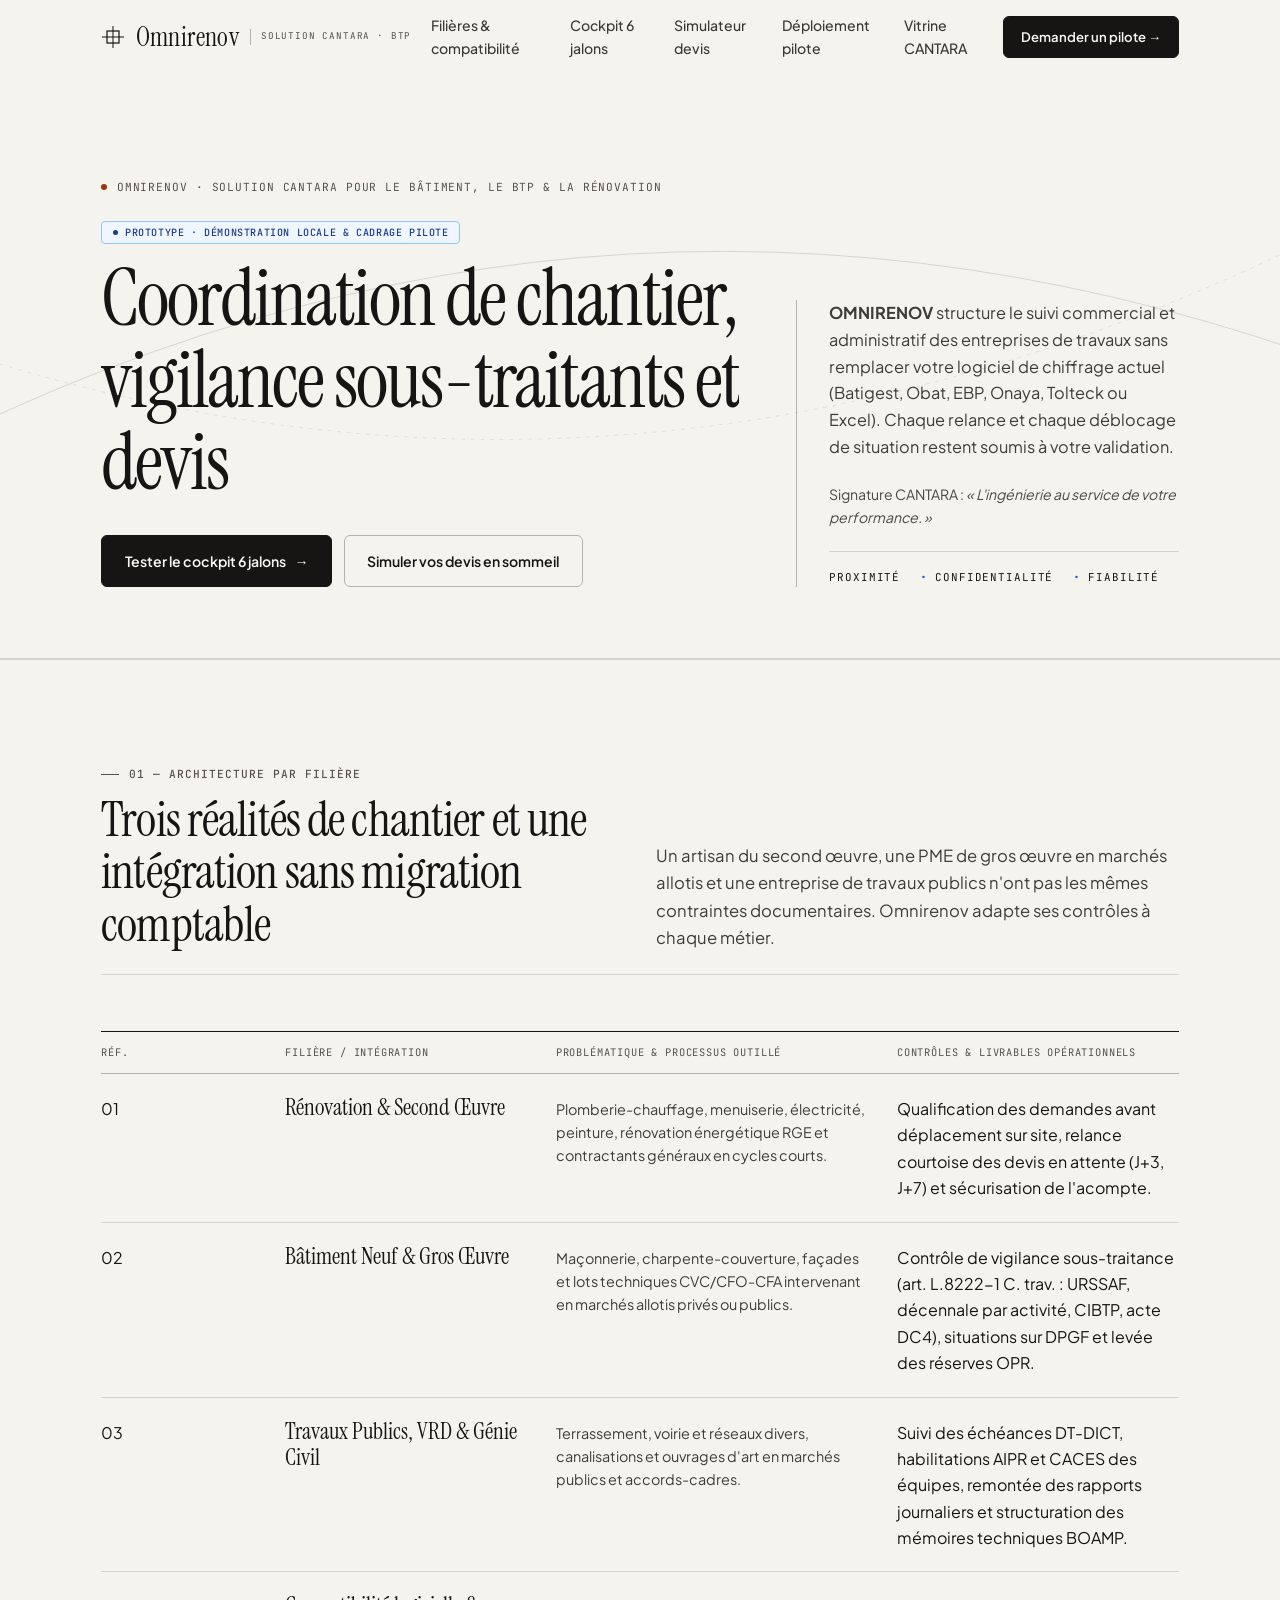
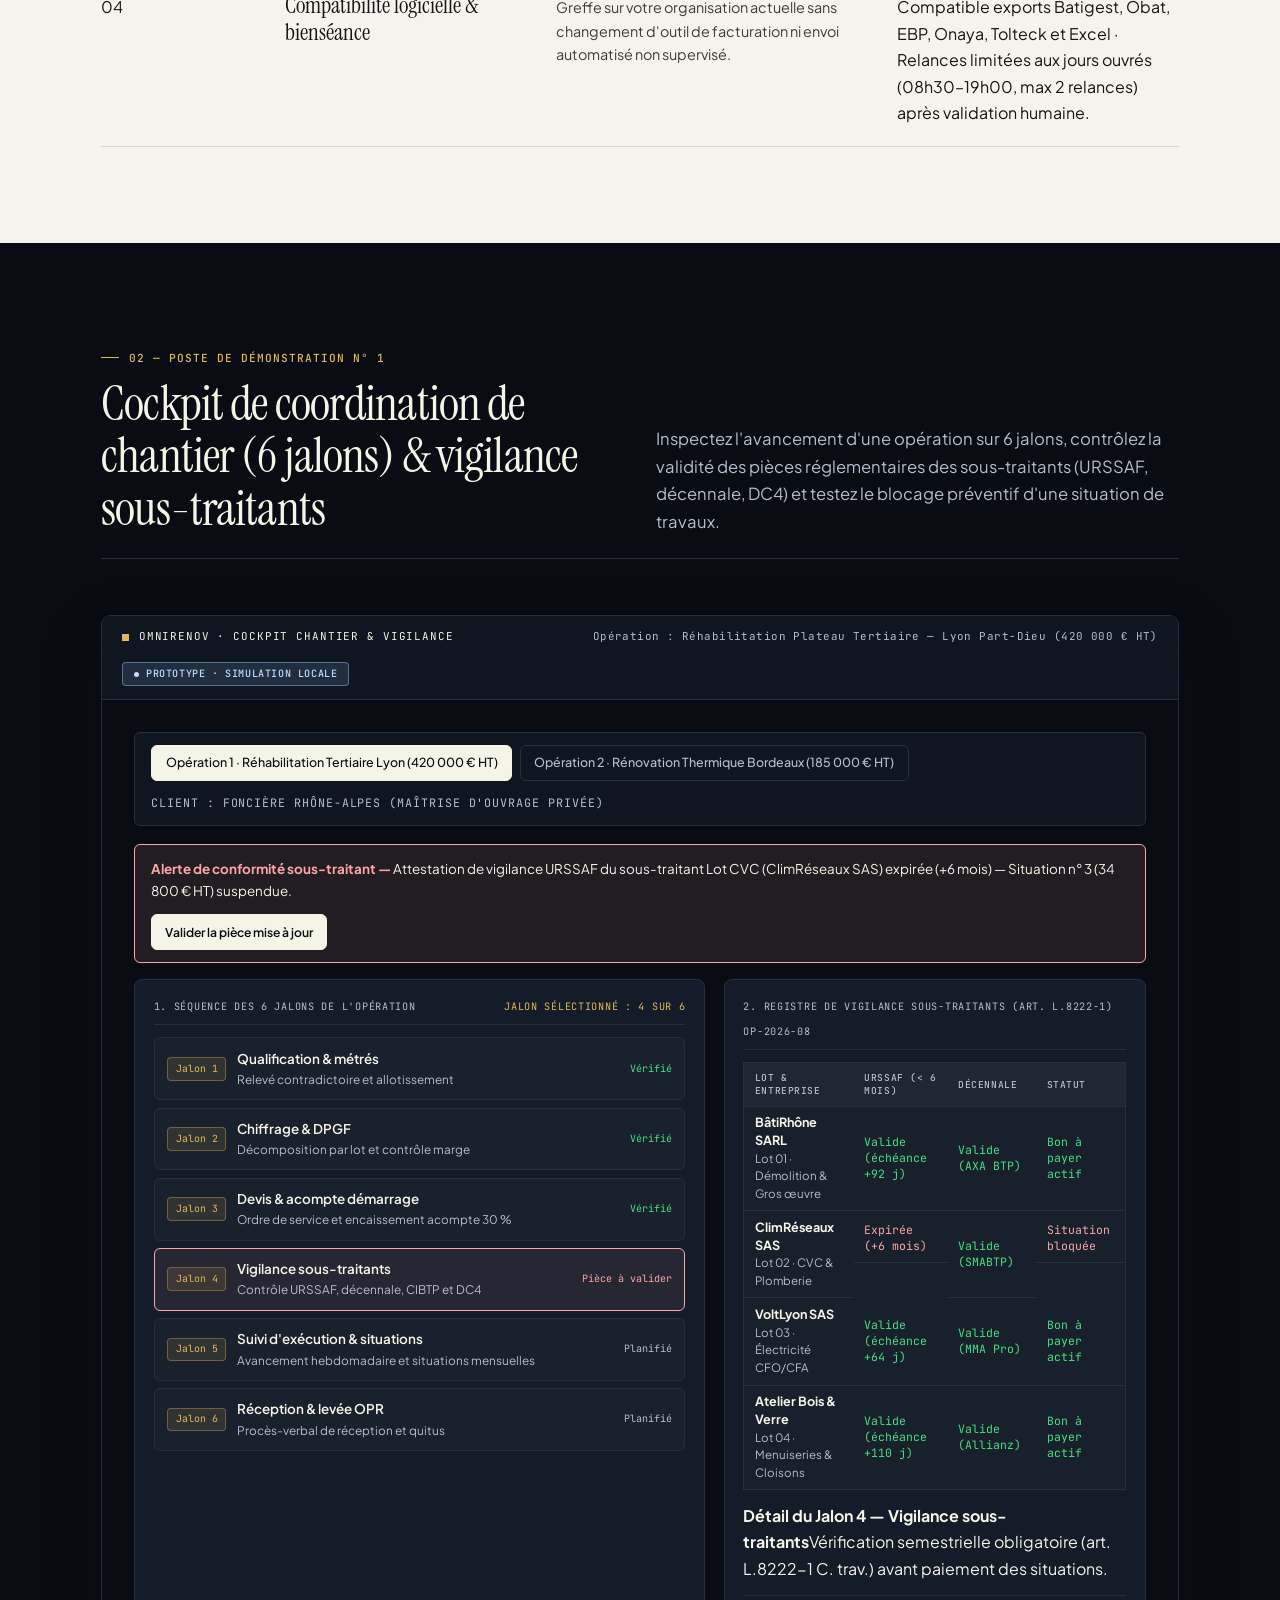
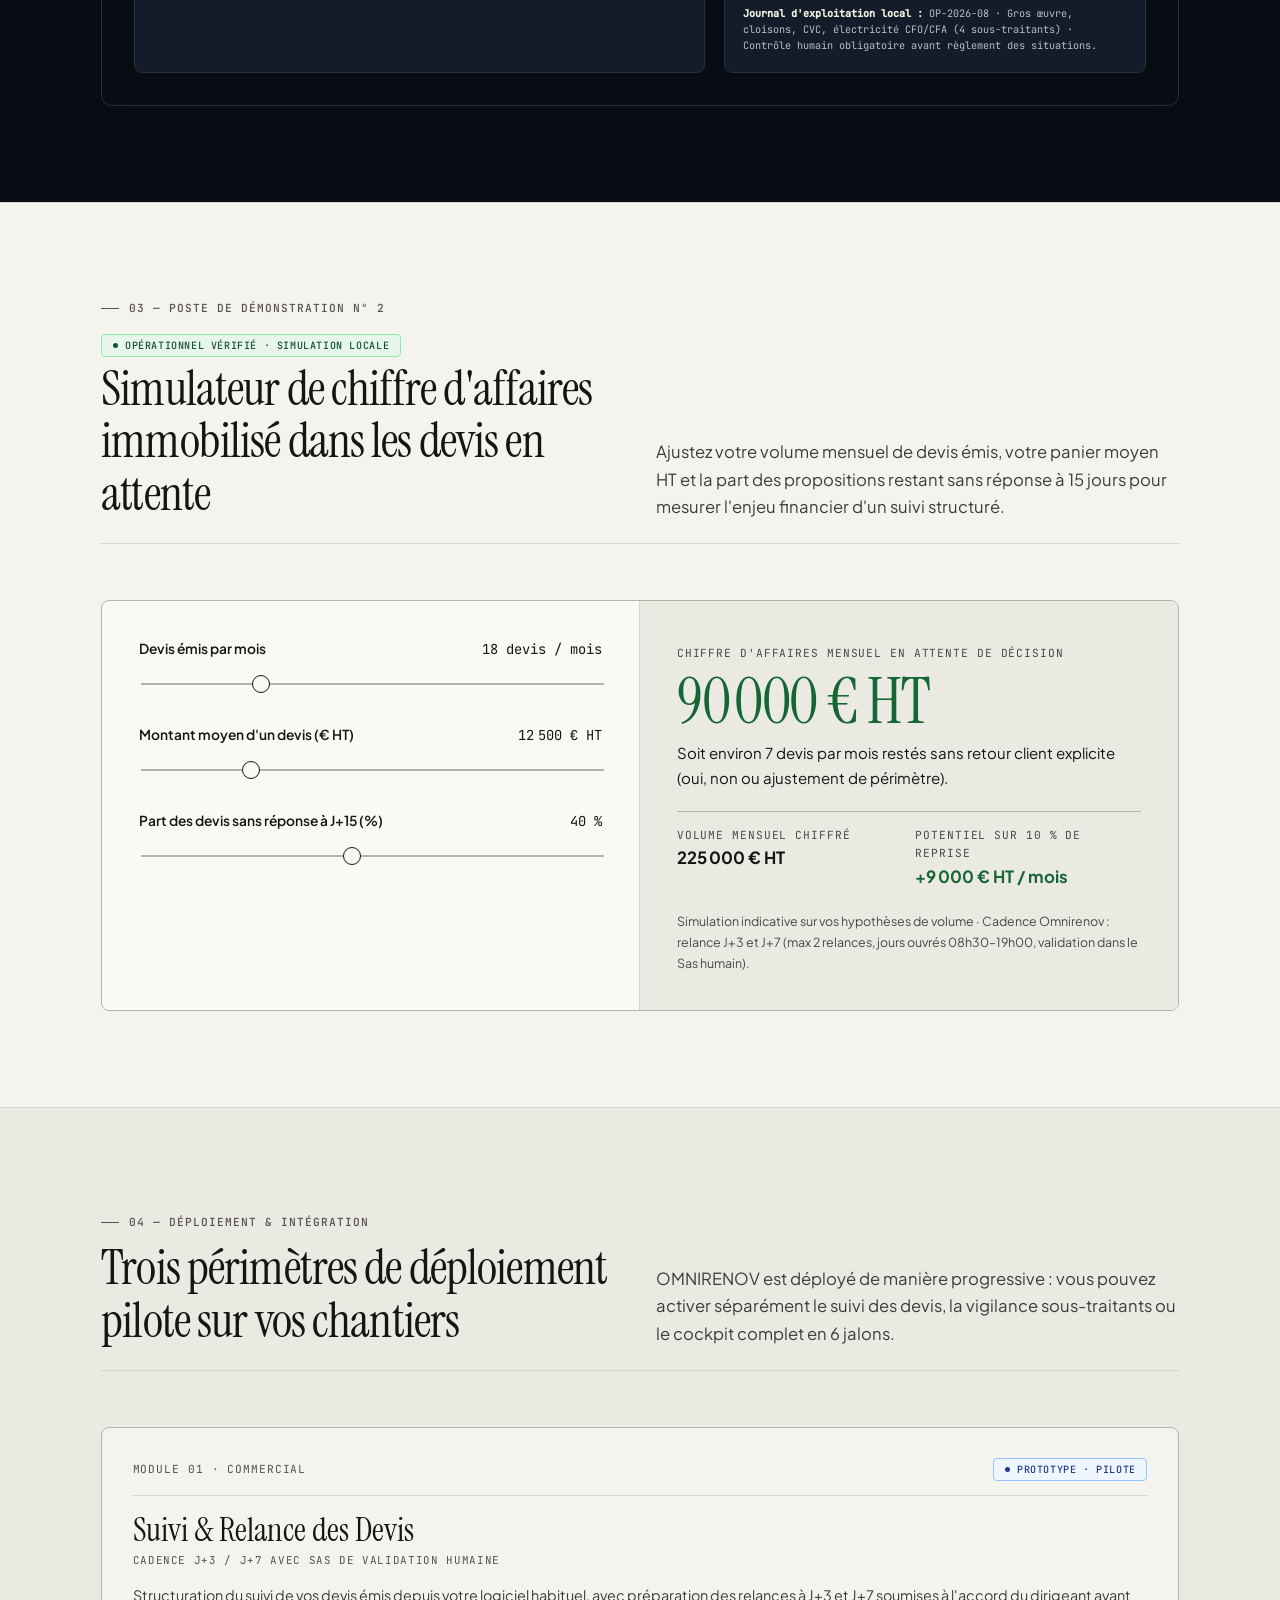
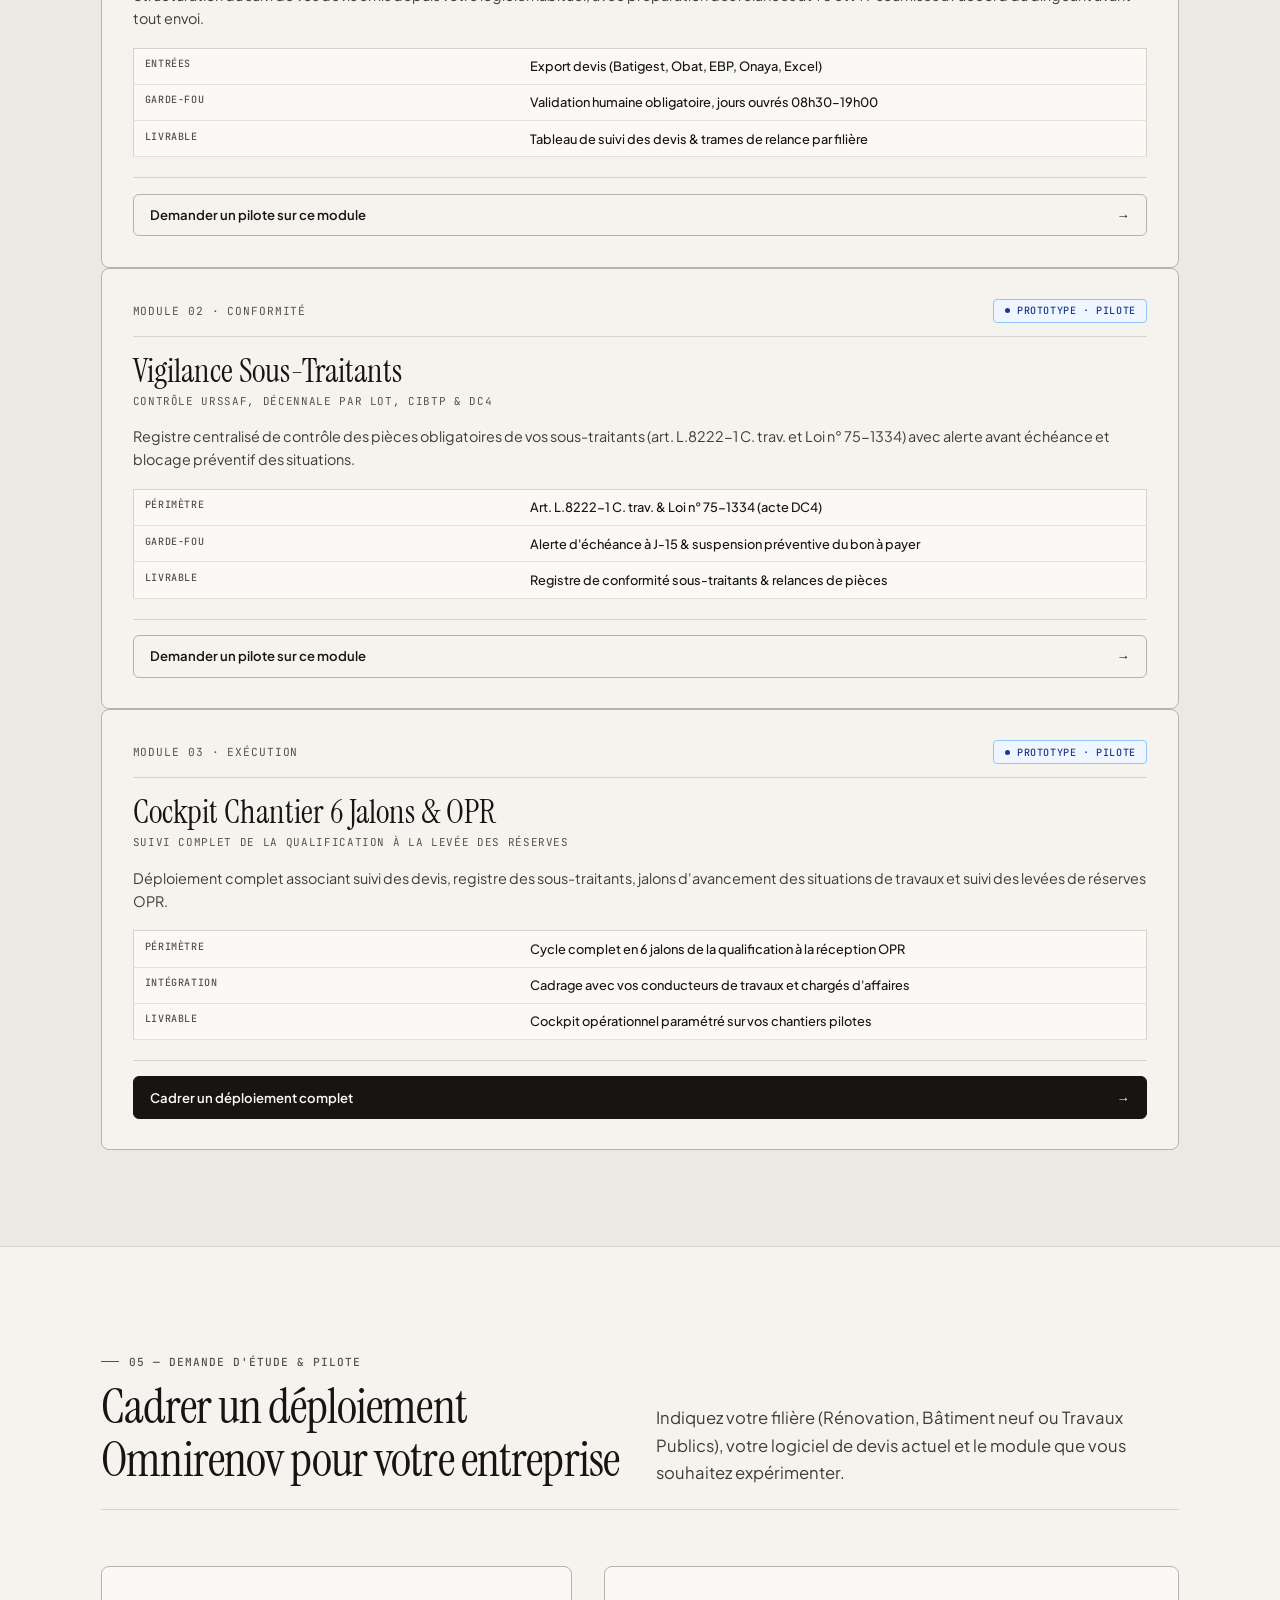
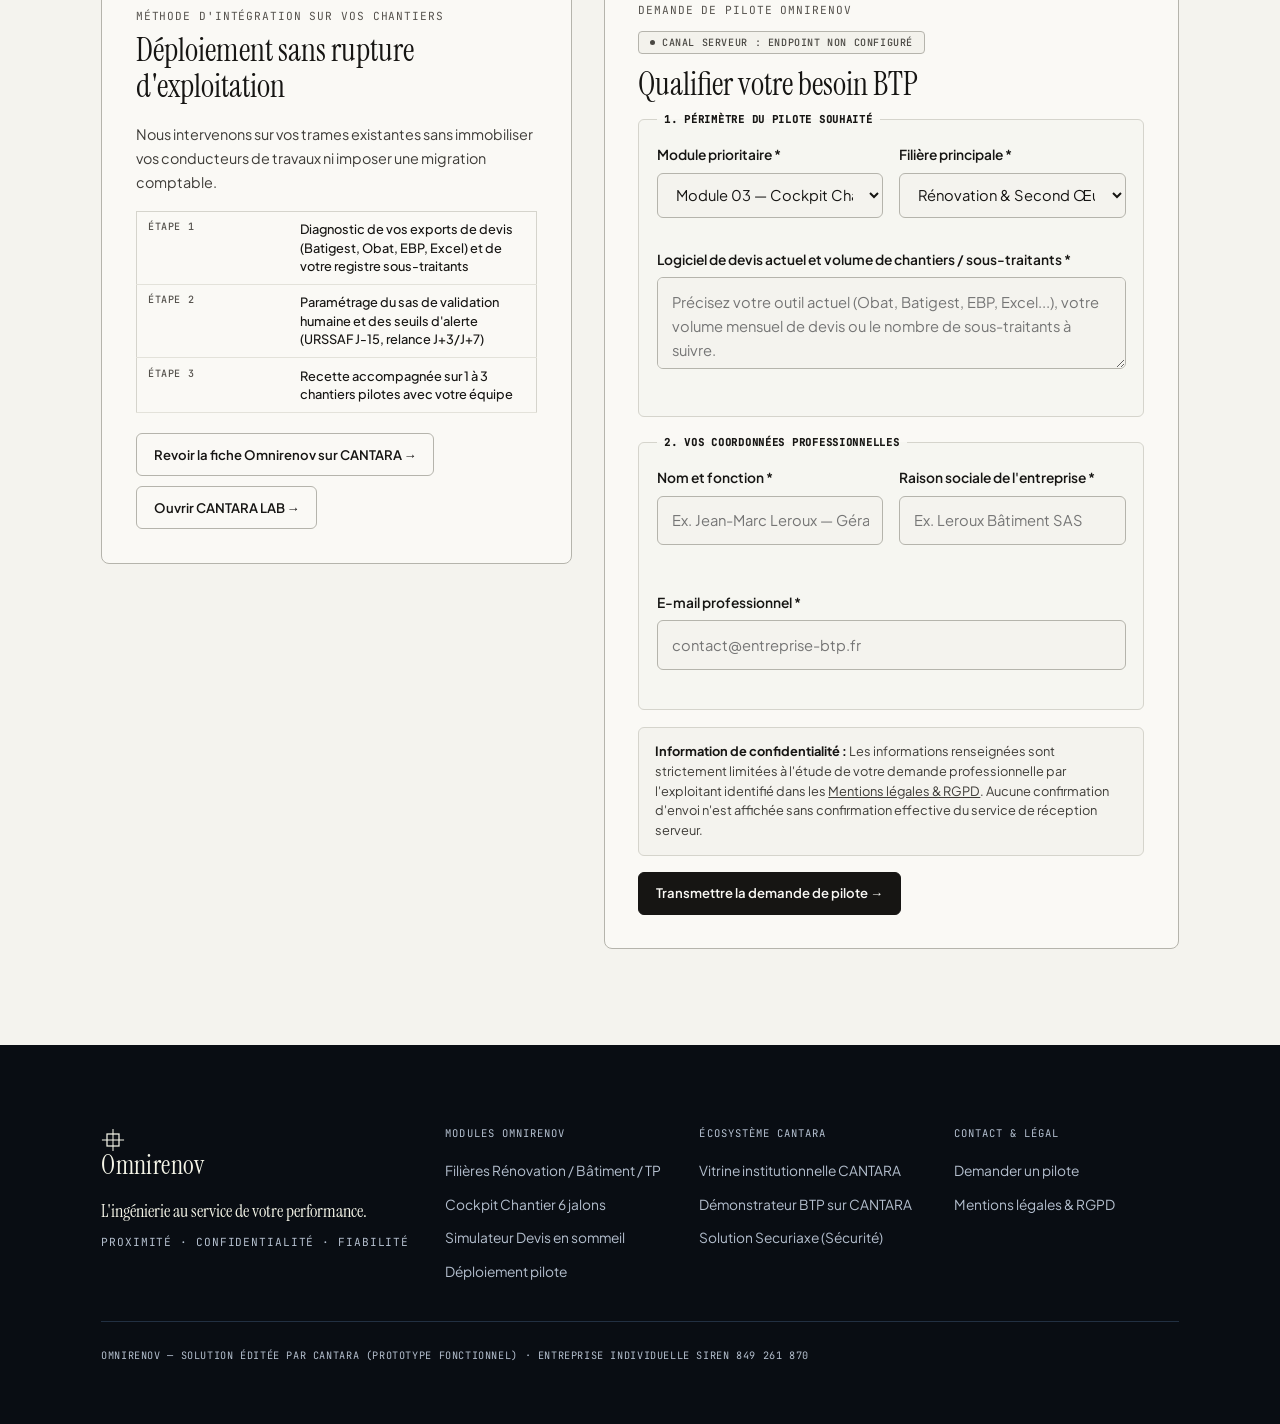
<file: sites/omnirenov/index.html>
<!DOCTYPE html>
<!--
  OMNIRENOV (Solution CANTARA) — Site Produit Indépendant BTP, Bâtiment & Rénovation
  Cockpit Chantier 6 Jalons, Registre de Vigilance Sous-Traitants (Art. L.8222-1) & Suivi des Devis.
-->
<html lang="fr">
<head>
  <meta charset="UTF-8">
  <meta name="viewport" content="width=device-width, initial-scale=1">
  <meta http-equiv="Content-Security-Policy" content="default-src 'self'; script-src 'self'; style-src 'self' 'unsafe-inline'; img-src 'self' data:; font-src 'self'; connect-src 'self'; object-src 'none'; base-uri 'self'; form-action 'self';">
  <title>Omnirenov (Solution CANTARA) — Coordination de Chantier, Vigilance Sous-Traitants &amp; Suivi des Devis BTP</title>
  <meta name="description" content="Omnirenov, solution éditée par CANTARA pour le Bâtiment, le BTP et la Rénovation : cockpit de chantier à 6 jalons, contrôle de conformité sous-traitants (URSSAF, décennale) et relance encadrée des devis.">
  <meta name="theme-color" content="#F4F3EE">
  <link rel="icon" type="image/svg+xml" href="data:image/svg+xml,%3Csvg xmlns='http://www.w3.org/2000/svg' viewBox='0 0 36 36'%3E%3Crect width='36' height='36' rx='6' fill='%23161513'/%3E%3Ctext x='50%25' y='55%25' dominant-baseline='middle' text-anchor='middle' fill='%23FAF9F5' font-family='serif' font-size='15'%3EOR%3C/text%3E%3C/svg%3E">
  <link rel="stylesheet" href="../cantara-v3/fonts.css">
  <link rel="stylesheet" href="../cantara-v3/comet.css">
</head>
<body>
  <a class="skip" href="#main">Aller au contenu principal</a>
  <div class="scroll-rail" aria-hidden="true"><i></i></div>

  <header class="site-header" id="siteHeader">
    <div class="wrap header-inner">
      <a class="brand" href="index.html">
        <svg class="brand-mark" viewBox="0 0 26 26" fill="none" aria-hidden="true">
          <rect x="6.5" y="6.5" width="13" height="13" stroke-width="1.35"/>
          <path d="M13 1v24M1 13h24" stroke-width="1.1"/>
        </svg>
        <span class="brand-name">Omnirenov</span>
        <span class="brand-note">Solution CANTARA · BTP</span>
      </a>
      <nav class="nav" id="mainNav" aria-label="Navigation principale">
        <a href="#filieres">Filières &amp; compatibilité</a>
        <a href="#cockpit">Cockpit 6 jalons</a>
        <a href="#simulateur-devis">Simulateur devis</a>
        <a href="#deploiement">Déploiement pilote</a>
        <a href="../cantara-v3/index.html">Vitrine CANTARA</a>
        <a href="#contact-pilote" class="btn btn-primary btn-sm nav-cta">Demander un pilote</a>
      </nav>
      <a href="#contact-pilote" class="btn btn-primary btn-sm header-cta">Demander un pilote →</a>
      <button class="menu-btn" id="menuBtn" type="button" aria-expanded="false" aria-controls="mainNav">Menu</button>
    </div>
  </header>

  <main id="main">
    <!-- ================= HERO ÉDITORIAL ASYMÉTRIQUE ================= -->
    <section class="hero-comet" aria-labelledby="omniTitle">
      <svg class="orbit-bg" viewBox="0 0 1440 700" fill="none" preserveAspectRatio="xMidYMin slice" aria-hidden="true">
        <path d="M -80 480 Q 700 60 1520 390" stroke="#CCCAC0" stroke-width="1"/>
        <path d="M -100 310 Q 720 630 1540 170" stroke="#D8D6CD" stroke-width="1" stroke-dasharray="4 6"/>
      </svg>

      <div class="wrap hero-layout">
        <div>
          <div class="hero-kicker">
            <i style="background:var(--accent-btp)" aria-hidden="true"></i>
            <span>OMNIRENOV · SOLUTION CANTARA POUR LE BÂTIMENT, LE BTP &amp; LA RÉNOVATION</span>
          </div>
          <div style="margin-bottom:.85rem">
            <span class="status-badge proto">Prototype · Démonstration locale &amp; Cadrage pilote</span>
          </div>
          <h1 class="display" id="omniTitle">
            <span class="reveal-line"><span>Coordination de chantier,</span></span>
            <span class="reveal-line"><span>vigilance sous-traitants et devis</span></span>
          </h1>
          <div class="hero-actions">
            <a href="#cockpit" class="btn btn-primary">Tester le cockpit 6 jalons <span class="arrow" aria-hidden="true">→</span></a>
            <a href="#simulateur-devis" class="btn btn-ghost">Simuler vos devis en sommeil</a>
          </div>
        </div>

        <div class="hero-aside">
          <p class="lede">
            <strong>OMNIRENOV</strong> structure le suivi commercial et administratif des entreprises de travaux sans remplacer votre logiciel de chiffrage actuel (Batigest, Obat, EBP, Onaya, Tolteck ou Excel). Chaque relance et chaque déblocage de situation restent soumis à votre validation.
          </p>
          <p style="margin:0;font-size:.88rem;color:var(--ink-stone)">
            Signature CANTARA : <em>« L'ingénierie au service de votre performance. »</em>
          </p>
          <div class="hero-pillars" aria-label="Engagements CANTARA">
            <span>Proximité</span>
            <span>Confidentialité</span>
            <span>Fiabilité</span>
          </div>
        </div>
      </div>
    </section>

    <!-- ================= 01. FILIÈRES & COMPATIBILITÉ (REGISTRE TABULAIRE 4 COLONNES) ================= -->
    <section class="section section-bordered" id="filieres" aria-labelledby="filieresTitle">
      <div class="wrap">
        <div class="section-head fade-up">
          <div>
            <span class="sec-eyebrow">01 — Architecture par filière</span>
            <h2 class="h2" id="filieresTitle">Trois réalités de chantier et une intégration sans migration comptable</h2>
          </div>
          <p class="lede">Un artisan du second œuvre, une PME de gros œuvre en marchés allotis et une entreprise de travaux publics n'ont pas les mêmes contraintes documentaires. Omnirenov adapte ses contrôles à chaque métier.</p>
        </div>

        <div class="eng-ledger">
          <div class="eng-ledger-head" aria-hidden="true">
            <span>Réf.</span>
            <span>Filière / Intégration</span>
            <span>Problématique &amp; processus outillé</span>
            <span>Contrôles &amp; livrables opérationnels</span>
          </div>

          <article class="eng-card eng-row fade-up">
            <div class="eng-index">01</div>
            <h3>Rénovation &amp; Second Œuvre</h3>
            <p>Plomberie-chauffage, menuiserie, électricité, peinture, rénovation énergétique RGE et contractants généraux en cycles courts.</p>
            <div class="eng-case">Qualification des demandes avant déplacement sur site, relance courtoise des devis en attente (J+3, J+7) et sécurisation de l'acompte.</div>
          </article>

          <article class="eng-card eng-row fade-up">
            <div class="eng-index">02</div>
            <h3>Bâtiment Neuf &amp; Gros Œuvre</h3>
            <p>Maçonnerie, charpente-couverture, façades et lots techniques CVC/CFO-CFA intervenant en marchés allotis privés ou publics.</p>
            <div class="eng-case">Contrôle de vigilance sous-traitance (art. L.8222-1 C. trav. : URSSAF, décennale par activité, CIBTP, acte DC4), situations sur DPGF et levée des réserves OPR.</div>
          </article>

          <article class="eng-card eng-row fade-up">
            <div class="eng-index">03</div>
            <h3>Travaux Publics, VRD &amp; Génie Civil</h3>
            <p>Terrassement, voirie et réseaux divers, canalisations et ouvrages d'art en marchés publics et accords-cadres.</p>
            <div class="eng-case">Suivi des échéances DT-DICT, habilitations AIPR et CACES des équipes, remontée des rapports journaliers et structuration des mémoires techniques BOAMP.</div>
          </article>

          <article class="eng-card eng-row fade-up">
            <div class="eng-index">04</div>
            <h3>Compatibilité logicielle &amp; bienséance</h3>
            <p>Greffe sur votre organisation actuelle sans changement d'outil de facturation ni envoi automatisé non supervisé.</p>
            <div class="eng-case">Compatible exports Batigest, Obat, EBP, Onaya, Tolteck et Excel · Relances limitées aux jours ouvrés (08h30–19h00, max 2 relances) après validation humaine.</div>
          </article>
        </div>
      </div>
    </section>

    <!-- ================= 02. POSTE 1 : COCKPIT CHANTIER 6 JALONS & VIGILANCE ================= -->
    <section class="section night" id="cockpit" aria-labelledby="cockpitTitle">
      <div class="wrap">
        <div class="section-head fade-up">
          <div>
            <span class="sec-eyebrow">02 — Poste de démonstration n° 1</span>
            <h2 class="h2" id="cockpitTitle">Cockpit de coordination de chantier (6 jalons) &amp; vigilance sous-traitants</h2>
          </div>
          <p class="lede">Inspectez l'avancement d'une opération sur 6 jalons, contrôlez la validité des pièces réglementaires des sous-traitants (URSSAF, décennale, DC4) et testez le blocage préventif d'une situation de travaux.</p>
        </div>

        <div class="comet-window">
          <div class="comet-chrome">
            <span class="workstation-brand">Omnirenov · Cockpit Chantier &amp; Vigilance</span>
            <span class="comet-address" id="omniCockpitTitle">Opération : Réhabilitation Plateau Tertiaire — Lyon Part-Dieu (420 000 € HT)</span>
            <span class="status-badge proto" id="omniCockpitBadge">Prototype · Simulation locale</span>
          </div>

          <div class="comet-body" id="omniCockpitStage" aria-live="polite">
            <!-- Rendu dynamique par omnirenov.js -->
          </div>
        </div>
      </div>
    </section>

    <!-- ================= 03. POSTE 2 : SIMULATEUR DE DEVIS EN SOMMEIL ================= -->
    <section class="section section-bordered" id="simulateur-devis" aria-labelledby="simDevisTitle">
      <div class="wrap">
        <div class="section-head fade-up">
          <div>
            <div style="display:flex;align-items:center;gap:.6rem;flex-wrap:wrap;margin-bottom:.35rem">
              <span class="sec-eyebrow">03 — Poste de démonstration n° 2</span>
              <span class="status-badge op">Opérationnel vérifié · Simulation locale</span>
            </div>
            <h2 class="h2" id="simDevisTitle">Simulateur de chiffre d'affaires immobilisé dans les devis en attente</h2>
          </div>
          <p class="lede">Ajustez votre volume mensuel de devis émis, votre panier moyen HT et la part des propositions restant sans réponse à 15 jours pour mesurer l'enjeu financier d'un suivi structuré.</p>
        </div>

        <div class="panel-clean sim-split fade-up">
          <div class="sim-left">
            <div class="field">
              <div class="field-row">
                <label for="omQuoteCount">Devis émis par mois</label>
                <output id="omQuoteCountOut" for="omQuoteCount">18 devis / mois</output>
              </div>
              <input type="range" id="omQuoteCount" min="4" max="60" step="1" value="18">
            </div>

            <div class="field">
              <div class="field-row">
                <label for="omQuoteAvg">Montant moyen d'un devis (€ HT)</label>
                <output id="omQuoteAvgOut" for="omQuoteAvg">12 500 € HT</output>
              </div>
              <input type="range" id="omQuoteAvg" min="1500" max="50000" step="500" value="12500">
            </div>

            <div class="field" style="margin-bottom:0">
              <div class="field-row">
                <label for="omDormantPct">Part des devis sans réponse à J+15 (%)</label>
                <output id="omDormantPctOut" for="omDormantPct">40 %</output>
              </div>
              <input type="range" id="omDormantPct" min="15" max="70" step="5" value="40">
            </div>
          </div>

          <div class="sim-right" aria-live="polite">
            <div>
              <span class="mono" style="color:var(--ink-stone)">Chiffre d'affaires mensuel en attente de décision</span>
              <div class="sim-big gain" id="omDormantAmount">90 000 € HT</div>
              <p id="omDormantVerdict" style="margin:.4rem 0 0;font-size:.94rem;color:var(--ink)">
                Soit environ 7 devis par mois restés sans retour client explicite (oui, non ou ajustement de périmètre).
              </p>
            </div>

            <div style="display:grid;grid-template-columns:1fr 1fr;gap:.8rem;border-top:1px solid var(--edge-strong);padding-top:.85rem">
              <div>
                <span class="mono" style="color:var(--ink-stone);display:block">Volume mensuel chiffré</span>
                <strong id="omTotalMonthly" style="font-size:1.05rem">225 000 € HT</strong>
              </div>
              <div>
                <span class="mono" style="color:var(--ink-stone);display:block">Potentiel sur 10 % de reprise</span>
                <strong id="omRecovered10" style="font-size:1.05rem;color:var(--accent-ok)">+9 000 € HT / mois</strong>
              </div>
            </div>

            <p style="margin:0;font-size:.78rem;color:var(--ink-stone)">
              Simulation indicative sur vos hypothèses de volume · Cadence Omnirenov : relance J+3 et J+7 (max 2 relances, jours ouvrés 08h30–19h00, validation dans le Sas humain).
            </p>
          </div>
        </div>
      </div>
    </section>

    <!-- ================= 04. MODALITÉS DE DÉPLOIEMENT PILOTE (.spec-table) ================= -->
    <section class="section section-stone" id="deploiement" aria-labelledby="deploiementTitle">
      <div class="wrap">
        <div class="section-head fade-up">
          <div>
            <span class="sec-eyebrow">04 — Déploiement &amp; intégration</span>
            <h2 class="h2" id="deploiementTitle">Trois périmètres de déploiement pilote sur vos chantiers</h2>
          </div>
          <p class="lede">OMNIRENOV est déployé de manière progressive : vous pouvez activer séparément le suivi des devis, la vigilance sous-traitants ou le cockpit complet en 6 jalons.</p>
        </div>

        <div class="spaces-grid">
          <article class="tilt-card fade-up">
            <div class="space-top">
              <span class="mono">Module 01 · Commercial</span>
              <span class="status-badge proto">Prototype · Pilote</span>
            </div>
            <h3>Suivi &amp; Relance des Devis</h3>
            <p class="sol-sub">Cadence J+3 / J+7 avec sas de validation humaine</p>
            <p class="sol-narrative">
              Structuration du suivi de vos devis émis depuis votre logiciel habituel, avec préparation des relances à J+3 et J+7 soumises à l'accord du dirigeant avant tout envoi.
            </p>
            <table class="spec-table" aria-label="Spécifications du module Relance Devis">
              <tbody>
                <tr>
                  <th>Entrées</th>
                  <td>Export devis (Batigest, Obat, EBP, Onaya, Excel)</td>
                </tr>
                <tr>
                  <th>Garde-fou</th>
                  <td>Validation humaine obligatoire, jours ouvrés 08h30–19h00</td>
                </tr>
                <tr>
                  <th>Livrable</th>
                  <td>Tableau de suivi des devis &amp; trames de relance par filière</td>
                </tr>
              </tbody>
            </table>
            <div class="space-foot">
              <a href="#contact-pilote" class="btn btn-ghost btn-sm" data-select-module="Module 01 — Suivi & Relance des Devis">
                <span>Demander un pilote sur ce module</span>
                <span class="arrow" aria-hidden="true">→</span>
              </a>
            </div>
          </article>

          <article class="tilt-card fade-up">
            <div class="space-top">
              <span class="mono">Module 02 · Conformité</span>
              <span class="status-badge proto">Prototype · Pilote</span>
            </div>
            <h3>Vigilance Sous-Traitants</h3>
            <p class="sol-sub">Contrôle URSSAF, décennale par lot, CIBTP &amp; DC4</p>
            <p class="sol-narrative">
              Registre centralisé de contrôle des pièces obligatoires de vos sous-traitants (art. L.8222-1 C. trav. et Loi n° 75-1334) avec alerte avant échéance et blocage préventif des situations.
            </p>
            <table class="spec-table" aria-label="Spécifications du module Vigilance Sous-Traitants">
              <tbody>
                <tr>
                  <th>Périmètre</th>
                  <td>Art. L.8222-1 C. trav. &amp; Loi n° 75-1334 (acte DC4)</td>
                </tr>
                <tr>
                  <th>Garde-fou</th>
                  <td>Alerte d'échéance à J-15 &amp; suspension préventive du bon à payer</td>
                </tr>
                <tr>
                  <th>Livrable</th>
                  <td>Registre de conformité sous-traitants &amp; relances de pièces</td>
                </tr>
              </tbody>
            </table>
            <div class="space-foot">
              <a href="#contact-pilote" class="btn btn-ghost btn-sm" data-select-module="Module 02 — Vigilance Sous-Traitants">
                <span>Demander un pilote sur ce module</span>
                <span class="arrow" aria-hidden="true">→</span>
              </a>
            </div>
          </article>

          <article class="tilt-card fade-up">
            <div class="space-top">
              <span class="mono">Module 03 · Exécution</span>
              <span class="status-badge proto">Prototype · Pilote</span>
            </div>
            <h3>Cockpit Chantier 6 Jalons &amp; OPR</h3>
            <p class="sol-sub">Suivi complet de la qualification à la levée des réserves</p>
            <p class="sol-narrative">
              Déploiement complet associant suivi des devis, registre des sous-traitants, jalons d'avancement des situations de travaux et suivi des levées de réserves OPR.
            </p>
            <table class="spec-table" aria-label="Spécifications du Cockpit Chantier 6 Jalons">
              <tbody>
                <tr>
                  <th>Périmètre</th>
                  <td>Cycle complet en 6 jalons de la qualification à la réception OPR</td>
                </tr>
                <tr>
                  <th>Intégration</th>
                  <td>Cadrage avec vos conducteurs de travaux et chargés d'affaires</td>
                </tr>
                <tr>
                  <th>Livrable</th>
                  <td>Cockpit opérationnel paramétré sur vos chantiers pilotes</td>
                </tr>
              </tbody>
            </table>
            <div class="space-foot">
              <a href="#contact-pilote" class="btn btn-primary btn-sm" data-select-module="Module 03 — Cockpit Chantier Complet (6 jalons)">
                <span>Cadrer un déploiement complet</span>
                <span class="arrow" aria-hidden="true">→</span>
              </a>
            </div>
          </article>
        </div>
      </div>
    </section>

    <!-- ================= 05. DEMANDE DE PILOTE OMNIRENOV ================= -->
    <section class="section section-bordered" id="contact-pilote" aria-labelledby="piloteContactTitle">
      <div class="wrap">
        <div class="section-head fade-up">
          <div>
            <span class="sec-eyebrow">05 — Demande d'étude &amp; pilote</span>
            <h2 class="h2" id="piloteContactTitle">Cadrer un déploiement Omnirenov pour votre entreprise</h2>
          </div>
          <p class="lede">Indiquez votre filière (Rénovation, Bâtiment neuf ou Travaux Publics), votre logiciel de devis actuel et le module que vous souhaitez expérimenter.</p>
        </div>

        <div class="contact-layout">
          <div class="diag-box fade-up">
            <span class="mono">Méthode d'intégration sur vos chantiers</span>
            <h3 class="q-title" style="margin-top:.4rem">Déploiement sans rupture d'exploitation</h3>
            <p style="font-size:.9rem;color:var(--ink-body);margin:.6rem 0 1rem">
              Nous intervenons sur vos trames existantes sans immobiliser vos conducteurs de travaux ni imposer une migration comptable.
            </p>
            <table class="spec-table" aria-label="Étapes de mise en place du pilote Omnirenov">
              <tbody>
                <tr>
                  <th>Étape 1</th>
                  <td>Diagnostic de vos exports de devis (Batigest, Obat, EBP, Excel) et de votre registre sous-traitants</td>
                </tr>
                <tr>
                  <th>Étape 2</th>
                  <td>Paramétrage du sas de validation humaine et des seuils d'alerte (URSSAF J-15, relance J+3/J+7)</td>
                </tr>
                <tr>
                  <th>Étape 3</th>
                  <td>Recette accompagnée sur 1 à 3 chantiers pilotes avec votre équipe</td>
                </tr>
              </tbody>
            </table>
            <div style="margin-top:1.15rem;display:flex;gap:.65rem;flex-wrap:wrap">
              <a href="../cantara-v3/btp.html" class="btn btn-ghost btn-sm">Revoir la fiche Omnirenov sur CANTARA →</a>
              <a href="../cantara-v3/index.html#lab" class="btn btn-ghost btn-sm">Ouvrir CANTARA LAB →</a>
            </div>
          </div>

          <div class="diag-box fade-up">
            <div style="display:flex;justify-content:space-between;align-items:center;gap:.75rem;flex-wrap:wrap;margin-bottom:.8rem">
              <span class="mono">Demande de pilote OMNIRENOV</span>
              <span class="status-badge prep" id="formChannelBadge">Canal serveur : vérification d'état</span>
            </div>
            <h3 class="q-title" style="margin-bottom:.5rem">Qualifier votre besoin BTP</h3>

            <form id="omniContactForm" novalidate>
              <div class="hp-trap" aria-hidden="true">
                <label for="cWebsite">Ne pas remplir ce champ</label>
                <input type="text" id="cWebsite" name="website_url" tabindex="-1" autocomplete="off">
              </div>

              <fieldset class="form-fieldset">
                <legend>1. Périmètre du pilote souhaité</legend>
                <div class="form-grid">
                  <div class="field">
                    <label for="cNeed">Module prioritaire *</label>
                    <select class="input-ctrl" id="cNeed" required>
                      <option value="OMNIRENOV — Cockpit Chantier Complet (6 jalons)">Module 03 — Cockpit Chantier Complet (6 jalons)</option>
                      <option value="OMNIRENOV — Suivi &amp; Relance des Devis">Module 01 — Suivi &amp; Relance des Devis</option>
                      <option value="OMNIRENOV — Vigilance Sous-Traitants (URSSAF / Décennale)">Module 02 — Vigilance Sous-Traitants (URSSAF / Décennale)</option>
                      <option value="OMNIRENOV — Intégration sur mesure (Batigest / Obat / EBP)">Adaptation sur mesure (Batigest, Obat, EBP, Onaya)</option>
                    </select>
                  </div>

                  <div class="field">
                    <label for="cSector">Filière principale *</label>
                    <select class="input-ctrl" id="cSector" required>
                      <option value="BTP — Rénovation &amp; Second Œuvre">Rénovation &amp; Second Œuvre</option>
                      <option value="BTP — Bâtiment Neuf &amp; Gros Œuvre">Bâtiment Neuf, Gros Œuvre &amp; Lots techniques</option>
                      <option value="BTP — Travaux Publics, VRD &amp; Génie Civil">Travaux Publics, VRD &amp; Génie Civil</option>
                    </select>
                  </div>

                  <div class="field full">
                    <label for="cMsg">Logiciel de devis actuel et volume de chantiers / sous-traitants *</label>
                    <textarea class="input-ctrl" id="cMsg" required placeholder="Précisez votre outil actuel (Obat, Batigest, EBP, Excel...), votre volume mensuel de devis ou le nombre de sous-traitants à suivre."></textarea>
                    <span class="err" id="eMsg"></span>
                  </div>
                </div>
              </fieldset>

              <fieldset class="form-fieldset">
                <legend>2. Vos coordonnées professionnelles</legend>
                <div class="form-grid">
                  <div class="field">
                    <label for="cName">Nom et fonction *</label>
                    <input class="input-ctrl" id="cName" required autocomplete="name" placeholder="Ex. Jean-Marc Leroux — Gérant">
                    <span class="err" id="eName"></span>
                  </div>

                  <div class="field">
                    <label for="cOrg">Raison sociale de l'entreprise *</label>
                    <input class="input-ctrl" id="cOrg" required autocomplete="organization" placeholder="Ex. Leroux Bâtiment SAS">
                    <span class="err" id="eOrg"></span>
                  </div>

                  <div class="field full">
                    <label for="cMail">E-mail professionnel *</label>
                    <input class="input-ctrl" id="cMail" type="email" required autocomplete="email" placeholder="contact@entreprise-btp.fr">
                    <span class="err" id="eMail"></span>
                  </div>
                </div>
              </fieldset>

              <div class="privacy-info-box">
                <strong>Information de confidentialité :</strong> Les informations renseignées sont strictement limitées à l'étude de votre demande professionnelle par l'exploitant identifié dans les <a href="../cantara-v3/mentions.html" style="text-decoration:underline">Mentions légales &amp; RGPD</a>. Aucune confirmation d'envoi n'est affichée sans confirmation effective du service de réception serveur.
              </div>

              <button type="submit" class="btn btn-primary btn-sm" id="btnSubmitContact">Transmettre la demande de pilote →</button>
              <div id="contactNotice" aria-live="polite"></div>
            </form>
          </div>
        </div>
      </div>
    </section>
  </main>

  <footer class="site-footer">
    <div class="wrap">
      <div class="footer-grid">
        <div>
          <a class="brand" href="index.html" style="color:var(--cream)">
            <svg class="brand-mark" viewBox="0 0 26 26" fill="none" aria-hidden="true">
              <rect x="6.5" y="6.5" width="13" height="13" stroke-width="1.35"/>
              <path d="M13 1v24M1 13h24" stroke-width="1.1"/>
            </svg>
            <span class="brand-name">Omnirenov</span>
          </a>
          <p style="margin:.8rem 0 .4rem;color:var(--cream);font-family:var(--serif);font-size:1.15rem">L'ingénierie au service de votre performance.</p>
          <p class="mono" style="margin:0">Proximité · Confidentialité · Fiabilité</p>
        </div>
        <div>
          <p class="footer-title">Modules Omnirenov</p>
          <ul>
            <li><a href="#filieres">Filières Rénovation / Bâtiment / TP</a></li>
            <li><a href="#cockpit">Cockpit Chantier 6 jalons</a></li>
            <li><a href="#simulateur-devis">Simulateur Devis en sommeil</a></li>
            <li><a href="#deploiement">Déploiement pilote</a></li>
          </ul>
        </div>
        <div>
          <p class="footer-title">Écosystème CANTARA</p>
          <ul>
            <li><a href="../cantara-v3/index.html">Vitrine institutionnelle CANTARA</a></li>
            <li><a href="../cantara-v3/btp.html">Démonstrateur BTP sur CANTARA</a></li>
            <li><a href="../cantara-v3/securite-privee.html">Solution Securiaxe (Sécurité)</a></li>
          </ul>
        </div>
        <div>
          <p class="footer-title">Contact &amp; Légal</p>
          <ul>
            <li><a href="#contact-pilote">Demander un pilote</a></li>
            <li><a href="../cantara-v3/mentions.html">Mentions légales &amp; RGPD</a></li>
          </ul>
        </div>
      </div>
      <p class="footer-legal">
        OMNIRENOV — Solution éditée par CANTARA (Prototype fonctionnel) · Entreprise Individuelle SIREN 849 261 870
      </p>
    </div>
  </footer>

  <script src="../cantara-v3/comet.js" defer></script>
  <script src="omnirenov.js" defer></script>
</body>
</html>
</file>
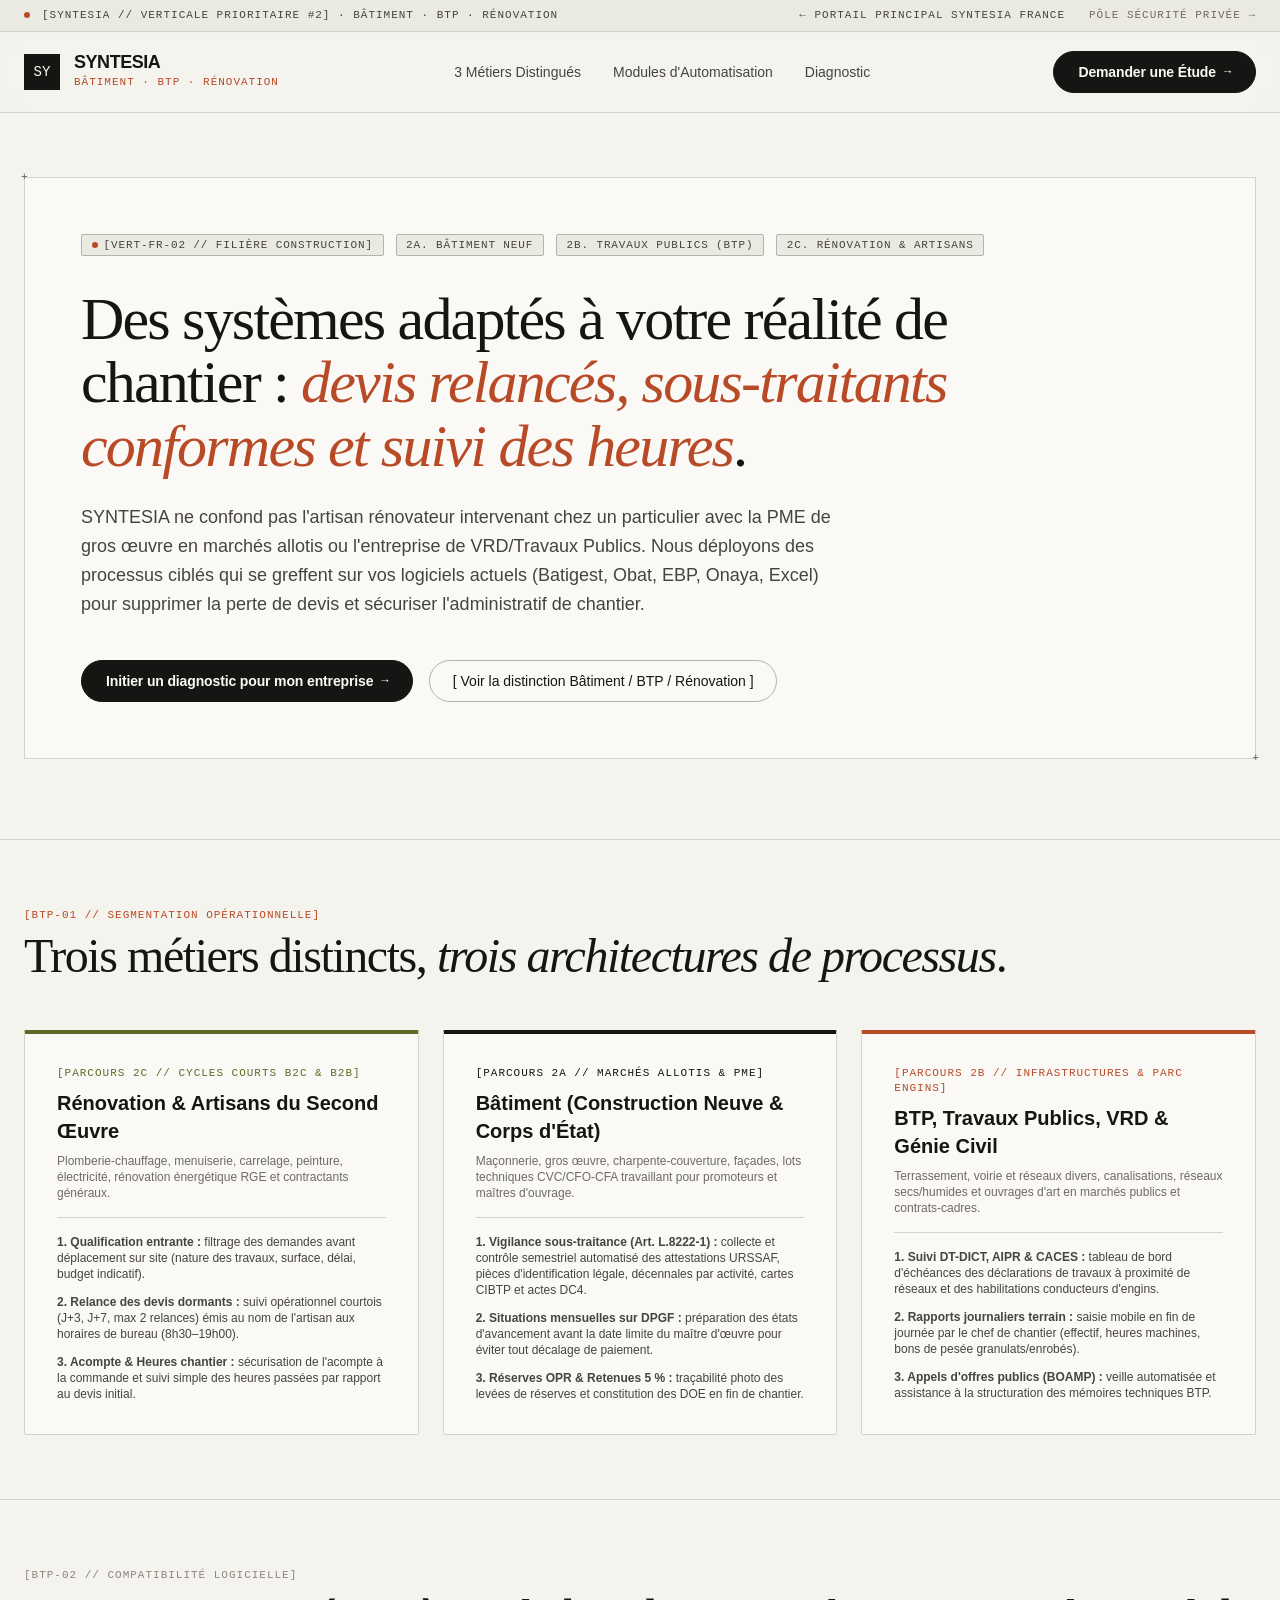
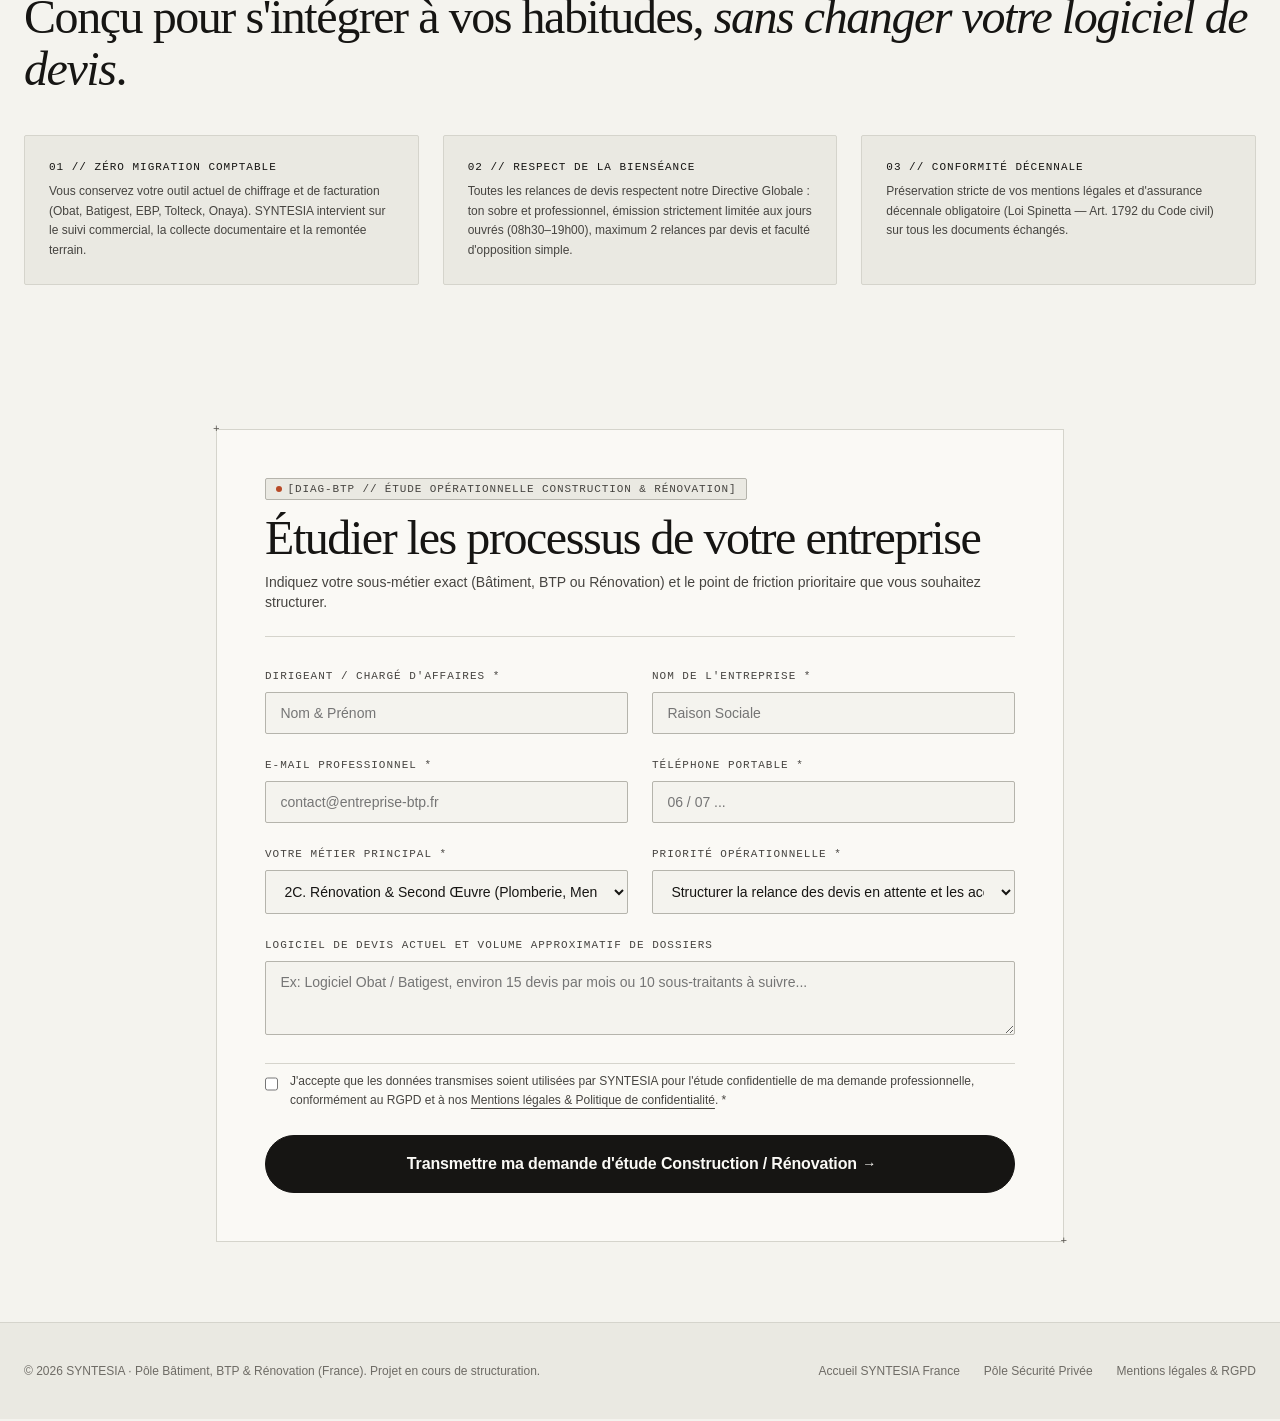
<file: sites/france/batiment-renovation/index.html>
<!DOCTYPE html>
<html lang="fr" class="scroll-smooth">
<head>
  <meta charset="UTF-8">
  <meta name="viewport" content="width=device-width, initial-scale=1.0">
  <title>SYNTESIA Construction — Systèmes Opérationnels pour le Bâtiment, le BTP &amp; la Rénovation</title>
  <meta name="description" content="Pôle spécialisé SYNTESIA pour la filière construction en France : approches distinctes pour le Bâtiment neuf (DPGF, DC4), le BTP (DT-DICT, AIPR) et la Rénovation (relance devis dormants, acomptes).">
  <meta property="og:title" content="SYNTESIA Construction — Bâtiment Neuf, BTP / Travaux Publics & Rénovation">
  <meta property="og:description" content="Systèmes d'automatisation et de suivi de chantier greffés sur vos logiciels existants (Obat, Batigest, EBP, Onaya) : relance des devis dormants, conformité sous-traitants et suivi des heures.">
  <meta property="og:type" content="website">
  <meta property="og:locale" content="fr_FR">
  <meta property="og:site_name" content="SYNTESIA France — Pôle Construction & Rénovation">
  <link rel="icon" type="image/svg+xml" href="data:image/svg+xml,%3Csvg xmlns='http://www.w3.org/2000/svg' viewBox='0 0 36 36'%3E%3Crect width='36' height='36' fill='%23161513'/%3E%3Ctext x='50%25' y='54%25' dominant-baseline='middle' text-anchor='middle' fill='%23FAF9F5' font-family='monospace' font-weight='600' font-size='14'%3ESY%3C/text%3E%3C/svg%3E">
  <link rel="stylesheet" href="../../shared/syntesia-design-system.css">
  <script type="application/ld+json">
  {
    "@context": "https://schema.org",
    "@type": "Service",
    "name": "SYNTESIA — Pôle Bâtiment, BTP & Rénovation (France)",
    "serviceType": "Ingénierie de systèmes opérationnels, relance de devis, vigilance sous-traitance et suivi de chantier pour le Bâtiment, le BTP et la Rénovation",
    "areaServed": "FR"
  }
  </script>
</head>
<body class="selection:bg-stone-900 selection:text-stone-100">

  <!-- Top Technical Bar -->
  <div class="border-b border-[#D5D4CC] bg-[#EAE9E2] px-6 py-2">
    <div class="max-w-7xl mx-auto flex flex-wrap items-center justify-between gap-2">
      <div class="flex items-center space-x-3">
        <span class="syn-dot-rust"></span>
        <span class="font-mono-mark text-[#464440]">[SYNTESIA // VERTICALE PRIORITAIRE #2] &middot; BÂTIMENT &middot; BTP &middot; RÉNOVATION</span>
      </div>
      <div class="flex items-center space-x-6">
        <a href="../index.html" class="font-mono-mark text-[#464440] hover:text-[#161513] underline-offset-4 hover:underline">&larr; Portail Principal SYNTESIA France</a>
        <a href="../securite-privee/index.html" class="font-mono-mark text-[#6E6B65] hover:text-[#161513]">Pôle Sécurité Privée &rarr;</a>
      </div>
    </div>
  </div>

  <!-- Navigation -->
  <header class="sticky top-0 z-50 syn-nav-frost">
    <div class="max-w-7xl mx-auto px-6 h-20 flex items-center justify-between">
      <a href="../index.html" class="flex items-center space-x-3.5">
        <div class="w-9 h-9 bg-[#161513] text-[#FAF9F5] flex items-center justify-center font-mono text-sm font-medium">SY</div>
        <div class="flex flex-col">
          <span class="font-bold text-lg tracking-tight text-[#161513] leading-none">SYNTESIA</span>
          <span class="font-mono-mark text-[#B84A27] mt-1">BÂTIMENT &middot; BTP &middot; RÉNOVATION</span>
        </div>
      </a>

      <nav class="hidden lg:flex items-center space-x-8 text-sm font-medium text-[#464440]" aria-label="Navigation verticale construction">
        <a href="#trois-metiers" class="hover:text-[#161513] transition">3 Métiers Distingués</a>
        <a href="#modules-operationnels" class="hover:text-[#161513] transition">Modules d'Automatisation</a>
        <a href="#audit-btp" class="hover:text-[#161513] transition">Diagnostic</a>
      </nav>

      <div class="flex items-center space-x-2">
        <button type="button" id="synMobileMenuBtn" aria-expanded="false" aria-controls="synMobileMenuPanel" class="lg:hidden syn-btn-secondary px-3 py-2 font-mono text-xs">
          [MENU]
        </button>
        <a href="#audit-btp" class="syn-btn-primary">
          <span>Demander une Étude</span>
          <span class="font-mono text-xs">&rarr;</span>
        </a>
      </div>
    </div>

    <!-- Mobile Navigation Panel (< 1024px) -->
    <nav id="synMobileMenuPanel" class="hidden lg:hidden border-t border-[#D5D4CC] bg-[#FAF9F5] px-6 py-4 space-y-3 text-sm font-medium text-[#161513]" aria-label="Menu mobile construction">
      <div class="grid grid-cols-1 gap-2">
        <a href="#trois-metiers" class="py-1.5 border-b border-[#EAE9E2] font-semibold">01. Distinction Rénovation / Bâtiment / BTP</a>
        <a href="#modules-operationnels" class="py-1.5 border-b border-[#EAE9E2]">02. Compatibilité Logicielle &amp; Bienséance</a>
        <a href="#audit-btp" class="py-1.5 border-b border-[#EAE9E2]">03. Demander un Diagnostic</a>
        <a href="../../shared/mentions-legales-confidentialite.html" class="py-1.5 border-b border-[#EAE9E2] text-[#6E6B65]">04. Mentions Légales &amp; RGPD</a>
      </div>
    </nav>
  </header>

  <main>
    <!-- Hero Section -->
    <section class="max-w-7xl mx-auto px-6 pt-16 pb-20">
      <div class="syn-frame syn-corner-tl syn-corner-br p-8 sm:p-14">
        <div class="flex flex-wrap items-center gap-3 mb-8">
          <span class="syn-tag"><span class="syn-dot-rust"></span> [VERT-FR-02 // FILIÈRE CONSTRUCTION]</span>
          <span class="syn-tag">2A. BÂTIMENT NEUF</span>
          <span class="syn-tag">2B. TRAVAUX PUBLICS (BTP)</span>
          <span class="syn-tag">2C. RÉNOVATION &amp; ARTISANS</span>
        </div>

        <h1 class="font-editorial text-4xl sm:text-6xl text-[#161513] max-w-4xl">
          Des systèmes adaptés à votre réalité de chantier : <span class="font-editorial-italic text-[#B84A27]">devis relancés, sous-traitants conformes et suivi des heures</span>.
        </h1>
        <p class="mt-6 text-lg text-[#464440] max-w-3xl leading-relaxed">
          SYNTESIA ne confond pas l'artisan rénovateur intervenant chez un particulier avec la PME de gros œuvre en marchés allotis ou l'entreprise de VRD/Travaux Publics. Nous déployons des processus ciblés qui se greffent sur vos logiciels actuels (Batigest, Obat, EBP, Onaya, Excel) pour supprimer la perte de devis et sécuriser l'administratif de chantier.
        </p>

        <div class="mt-10 flex flex-col sm:flex-row items-stretch sm:items-center gap-4">
          <a href="#audit-btp" class="syn-btn-primary">
            <span>Initier un diagnostic pour mon entreprise</span>
            <span class="font-mono text-xs">&rarr;</span>
          </a>
          <a href="#trois-metiers" class="syn-btn-secondary">
            <span>[ Voir la distinction Bâtiment / BTP / Rénovation ]</span>
          </a>
        </div>
      </div>
    </section>

    <!-- SECTION 1 : DISTINCTION EXPLICITE DES 3 SOUS-SECTEURS (AGIA-005) -->
    <section id="trois-metiers" class="max-w-7xl mx-auto px-6 py-16 border-t border-[#D5D4CC]">
      <div class="mb-12">
        <span class="font-mono-mark text-[#B84A27]">[BTP-01 // SEGMENTATION OPÉRATIONNELLE]</span>
        <h2 class="font-editorial text-3xl sm:text-5xl text-[#161513] mt-2">
          Trois métiers distincts, <span class="font-editorial-italic">trois architectures de processus</span>.
        </h2>
      </div>

      <div class="grid grid-cols-1 lg:grid-cols-3 gap-6">
        <!-- 2C : Rénovation -->
        <div class="syn-card p-8 border-t-4 border-t-[#5C6B28]">
          <div class="font-mono-mark text-[#5C6B28] mb-2">[PARCOURS 2C // CYCLES COURTS B2C &amp; B2B]</div>
          <h3 class="text-xl font-bold text-[#161513] mb-2">Rénovation &amp; Artisans du Second Œuvre</h3>
          <p class="text-xs text-[#6E6B65] mb-4">Plomberie-chauffage, menuiserie, carrelage, peinture, électricité, rénovation énergétique RGE et contractants généraux.</p>
          <div class="space-y-3 text-xs text-[#464440] border-t border-[#D5D4CC] pt-4">
            <p><strong>1. Qualification entrante :</strong> filtrage des demandes avant déplacement sur site (nature des travaux, surface, délai, budget indicatif).</p>
            <p><strong>2. Relance des devis dormants :</strong> suivi opérationnel courtois (J+3, J+7, max 2 relances) émis au nom de l'artisan aux horaires de bureau (8h30–19h00).</p>
            <p><strong>3. Acompte &amp; Heures chantier :</strong> sécurisation de l'acompte à la commande et suivi simple des heures passées par rapport au devis initial.</p>
          </div>
        </div>

        <!-- 2A : Bâtiment -->
        <div class="syn-card p-8 border-t-4 border-t-[#161513]">
          <div class="font-mono-mark text-[#161513] mb-2">[PARCOURS 2A // MARCHÉS ALLOTIS &amp; PME]</div>
          <h3 class="text-xl font-bold text-[#161513] mb-2">Bâtiment (Construction Neuve &amp; Corps d'État)</h3>
          <p class="text-xs text-[#6E6B65] mb-4">Maçonnerie, gros œuvre, charpente-couverture, façades, lots techniques CVC/CFO-CFA travaillant pour promoteurs et maîtres d'ouvrage.</p>
          <div class="space-y-3 text-xs text-[#464440] border-t border-[#D5D4CC] pt-4">
            <p><strong>1. Vigilance sous-traitance (Art. L.8222-1) :</strong> collecte et contrôle semestriel automatisé des attestations URSSAF, pièces d'identification légale, décennales par activité, cartes CIBTP et actes DC4.</p>
            <p><strong>2. Situations mensuelles sur DPGF :</strong> préparation des états d'avancement avant la date limite du maître d'œuvre pour éviter tout décalage de paiement.</p>
            <p><strong>3. Réserves OPR &amp; Retenues 5 % :</strong> traçabilité photo des levées de réserves et constitution des DOE en fin de chantier.</p>
          </div>
        </div>

        <!-- 2B : BTP / Travaux Publics -->
        <div class="syn-card p-8 border-t-4 border-t-[#B84A27]">
          <div class="font-mono-mark text-[#B84A27] mb-2">[PARCOURS 2B // INFRASTRUCTURES &amp; PARC ENGINS]</div>
          <h3 class="text-xl font-bold text-[#161513] mb-2">BTP, Travaux Publics, VRD &amp; Génie Civil</h3>
          <p class="text-xs text-[#6E6B65] mb-4">Terrassement, voirie et réseaux divers, canalisations, réseaux secs/humides et ouvrages d'art en marchés publics et contrats-cadres.</p>
          <div class="space-y-3 text-xs text-[#464440] border-t border-[#D5D4CC] pt-4">
            <p><strong>1. Suivi DT-DICT, AIPR &amp; CACES :</strong> tableau de bord d'échéances des déclarations de travaux à proximité de réseaux et des habilitations conducteurs d'engins.</p>
            <p><strong>2. Rapports journaliers terrain :</strong> saisie mobile en fin de journée par le chef de chantier (effectif, heures machines, bons de pesée granulats/enrobés).</p>
            <p><strong>3. Appels d'offres publics (BOAMP) :</strong> veille automatisée et assistance à la structuration des mémoires techniques BTP.</p>
          </div>
        </div>
      </div>
    </section>

    <!-- SECTION 2 : MODULES TRANSVERSAUX -->
    <section id="modules-operationnels" class="max-w-7xl mx-auto px-6 py-16 border-t border-[#D5D4CC]">
      <div class="mb-10">
        <span class="font-mono-mark text-[#8A8780]">[BTP-02 // COMPATIBILITÉ LOGICIELLE]</span>
        <h2 class="font-editorial text-3xl sm:text-5xl text-[#161513] mt-2">
          Conçu pour s'intégrer à vos habitudes, <span class="font-editorial-italic">sans changer votre logiciel de devis</span>.
        </h2>
      </div>

      <div class="grid grid-cols-1 md:grid-cols-3 gap-6">
        <div class="syn-card-alt p-6">
          <div class="font-mono-mark text-[#161513] mb-2">01 // ZÉRO MIGRATION COMPTABLE</div>
          <p class="text-xs text-[#464440] leading-relaxed">Vous conservez votre outil actuel de chiffrage et de facturation (Obat, Batigest, EBP, Tolteck, Onaya). SYNTESIA intervient sur le suivi commercial, la collecte documentaire et la remontée terrain.</p>
        </div>
        <div class="syn-card-alt p-6">
          <div class="font-mono-mark text-[#161513] mb-2">02 // RESPECT DE LA BIENSÉANCE</div>
          <p class="text-xs text-[#464440] leading-relaxed">Toutes les relances de devis respectent notre Directive Globale : ton sobre et professionnel, émission strictement limitée aux jours ouvrés (08h30–19h00), maximum 2 relances par devis et faculté d'opposition simple.</p>
        </div>
        <div class="syn-card-alt p-6">
          <div class="font-mono-mark text-[#161513] mb-2">03 // CONFORMITÉ DÉCENNALE</div>
          <p class="text-xs text-[#464440] leading-relaxed">Préservation stricte de vos mentions légales et d'assurance décennale obligatoire (Loi Spinetta — Art. 1792 du Code civil) sur tous les documents échangés.</p>
        </div>
      </div>
    </section>

    <!-- Formulaire d'Étude Bâtiment / BTP / Rénovation -->
    <section id="audit-btp" class="max-w-4xl mx-auto px-6 py-20">
      <div class="syn-frame syn-corner-tl syn-corner-br p-8 sm:p-12">
        <div class="border-b border-[#D5D4CC] pb-6 mb-8">
          <span class="syn-tag"><span class="syn-dot-rust"></span> [DIAG-BTP // ÉTUDE OPÉRATIONNELLE CONSTRUCTION &amp; RÉNOVATION]</span>
          <h2 class="font-editorial text-3xl sm:text-5xl text-[#161513] mt-3">
            Étudier les processus de votre entreprise
          </h2>
          <p class="text-sm text-[#464440] mt-2">
            Indiquez votre sous-métier exact (Bâtiment, BTP ou Rénovation) et le point de friction prioritaire que vous souhaitez structurer.
          </p>
        </div>

        <form id="formBtp" class="space-y-6" novalidate>
          <input type="hidden" name="marche" value="France">

          <div class="grid grid-cols-1 sm:grid-cols-2 gap-6">
            <div>
              <label for="btp_nom" class="block font-mono-mark text-[#464440] mb-2">Dirigeant / Chargé d'Affaires *</label>
              <input type="text" id="btp_nom" name="nom" required placeholder="Nom &amp; Prénom" class="syn-input">
            </div>
            <div>
              <label for="btp_entreprise" class="block font-mono-mark text-[#464440] mb-2">Nom de l'Entreprise *</label>
              <input type="text" id="btp_entreprise" name="entreprise" required placeholder="Raison Sociale" class="syn-input">
            </div>
          </div>

          <div class="grid grid-cols-1 sm:grid-cols-2 gap-6">
            <div>
              <label for="btp_email" class="block font-mono-mark text-[#464440] mb-2">E-mail Professionnel *</label>
              <input type="email" id="btp_email" name="email" required placeholder="contact@entreprise-btp.fr" class="syn-input">
            </div>
            <div>
              <label for="btp_tel" class="block font-mono-mark text-[#464440] mb-2">Téléphone Portable *</label>
              <input type="tel" id="btp_tel" name="telephone" required placeholder="06 / 07 ..." class="syn-input">
            </div>
          </div>

          <div class="grid grid-cols-1 sm:grid-cols-2 gap-6">
            <div>
              <label for="btp_verticale" class="block font-mono-mark text-[#464440] mb-2">Votre Métier Principal *</label>
              <select id="btp_verticale" name="verticale" required class="syn-input">
                <option value="Rénovation (Second œuvre / Artisans)">2C. Rénovation &amp; Second Œuvre (Plomberie, Menuiserie, Carrelage, RGE...)</option>
                <option value="Bâtiment (Construction neuve / Gros œuvre)">2A. Bâtiment Neuf, Gros Œuvre &amp; Entreprise Générale</option>
                <option value="BTP (Travaux Publics / VRD / Génie Civil)">2B. BTP, Travaux Publics, VRD &amp; Terrassement</option>
              </select>
            </div>
            <div>
              <label for="btp_besoin" class="block font-mono-mark text-[#464440] mb-2">Priorité Opérationnelle *</label>
              <select id="btp_besoin" name="besoin" required class="syn-input">
                <option value="Structurer la relance des devis en attente et les acomptes">Structurer la relance des devis en attente et les acomptes</option>
                <option value="Collecte et contrôle de conformité des sous-traitants (URSSAF/Décennale)">Collecte et contrôle de conformité des sous-traitants (URSSAF/Décennale)</option>
                <option value="Suivi des heures chantiers, engins et rapports journaliers">Suivi des heures chantiers, engins et rapports journaliers</option>
                <option value="Suivi DT-DICT, habilitations AIPR/CACES ou appels d'offres">Suivi DT-DICT, habilitations AIPR/CACES ou appels d'offres</option>
              </select>
            </div>
          </div>

          <div>
            <label for="btp_description" class="block font-mono-mark text-[#464440] mb-2">Logiciel de devis actuel et volume approximatif de dossiers</label>
            <textarea id="btp_description" name="description" rows="3" placeholder="Ex: Logiciel Obat / Batigest, environ 15 devis par mois ou 10 sous-traitants à suivre..." class="syn-input"></textarea>
          </div>

          <!-- Honeypot -->
          <div class="hidden" aria-hidden="true">
            <input type="text" name="business_site" tabindex="-1" autocomplete="off">
          </div>

          <!-- RGPD -->
          <div class="flex items-start space-x-3 pt-2 border-t border-[#D5D4CC]">
            <input type="checkbox" id="rgpd_btp" name="rgpd_consent" required class="mt-1 h-4 w-4 border-[#B5B4AC] text-[#161513]">
            <label for="rgpd_btp" class="text-xs text-[#464440] leading-relaxed">
              J'accepte que les données transmises soient utilisées par SYNTESIA pour l'étude confidentielle de ma demande professionnelle, conformément au RGPD et à nos <a href="../../shared/mentions-legales-confidentialite.html" class="underline underline-offset-4 hover:text-[#161513]">Mentions légales &amp; Politique de confidentialité</a>. *
            </label>
          </div>

          <button type="submit" class="syn-btn-primary w-full py-4 text-base">
            <span>Transmettre ma demande d'étude Construction / Rénovation</span>
            <span class="font-mono text-sm">&rarr;</span>
          </button>

          <div id="feedbackBtp" class="hidden p-6 border border-[#161513] bg-[#EAE9E2] text-xs text-[#161513]"></div>
        </form>
      </div>
    </section>
  </main>

  <footer class="border-t border-[#D5D4CC] bg-[#EAE9E2] py-10 px-6">
    <div class="max-w-7xl mx-auto flex flex-col sm:flex-row items-center justify-between text-xs text-[#6E6B65] gap-4">
      <div>&copy; 2026 SYNTESIA &middot; Pôle Bâtiment, BTP &amp; Rénovation (France). Projet en cours de structuration.</div>
      <div class="flex flex-wrap gap-6">
        <a href="../index.html" class="hover:text-[#161513] underline-offset-4 hover:underline">Accueil SYNTESIA France</a>
        <a href="../securite-privee/index.html" class="hover:text-[#161513] underline-offset-4 hover:underline">Pôle Sécurité Privée</a>
        <a href="../../shared/mentions-legales-confidentialite.html" class="hover:text-[#161513] underline-offset-4 hover:underline">Mentions légales &amp; RGPD</a>
      </div>
    </div>
  </footer>

  <script src="../../shared/syntesia-forms.js"></script>
  <script>
    window.initSyntesiaForm('formBtp', 'feedbackBtp', 'France', '#B84A27');
  </script>
</body>
</html>
</file>
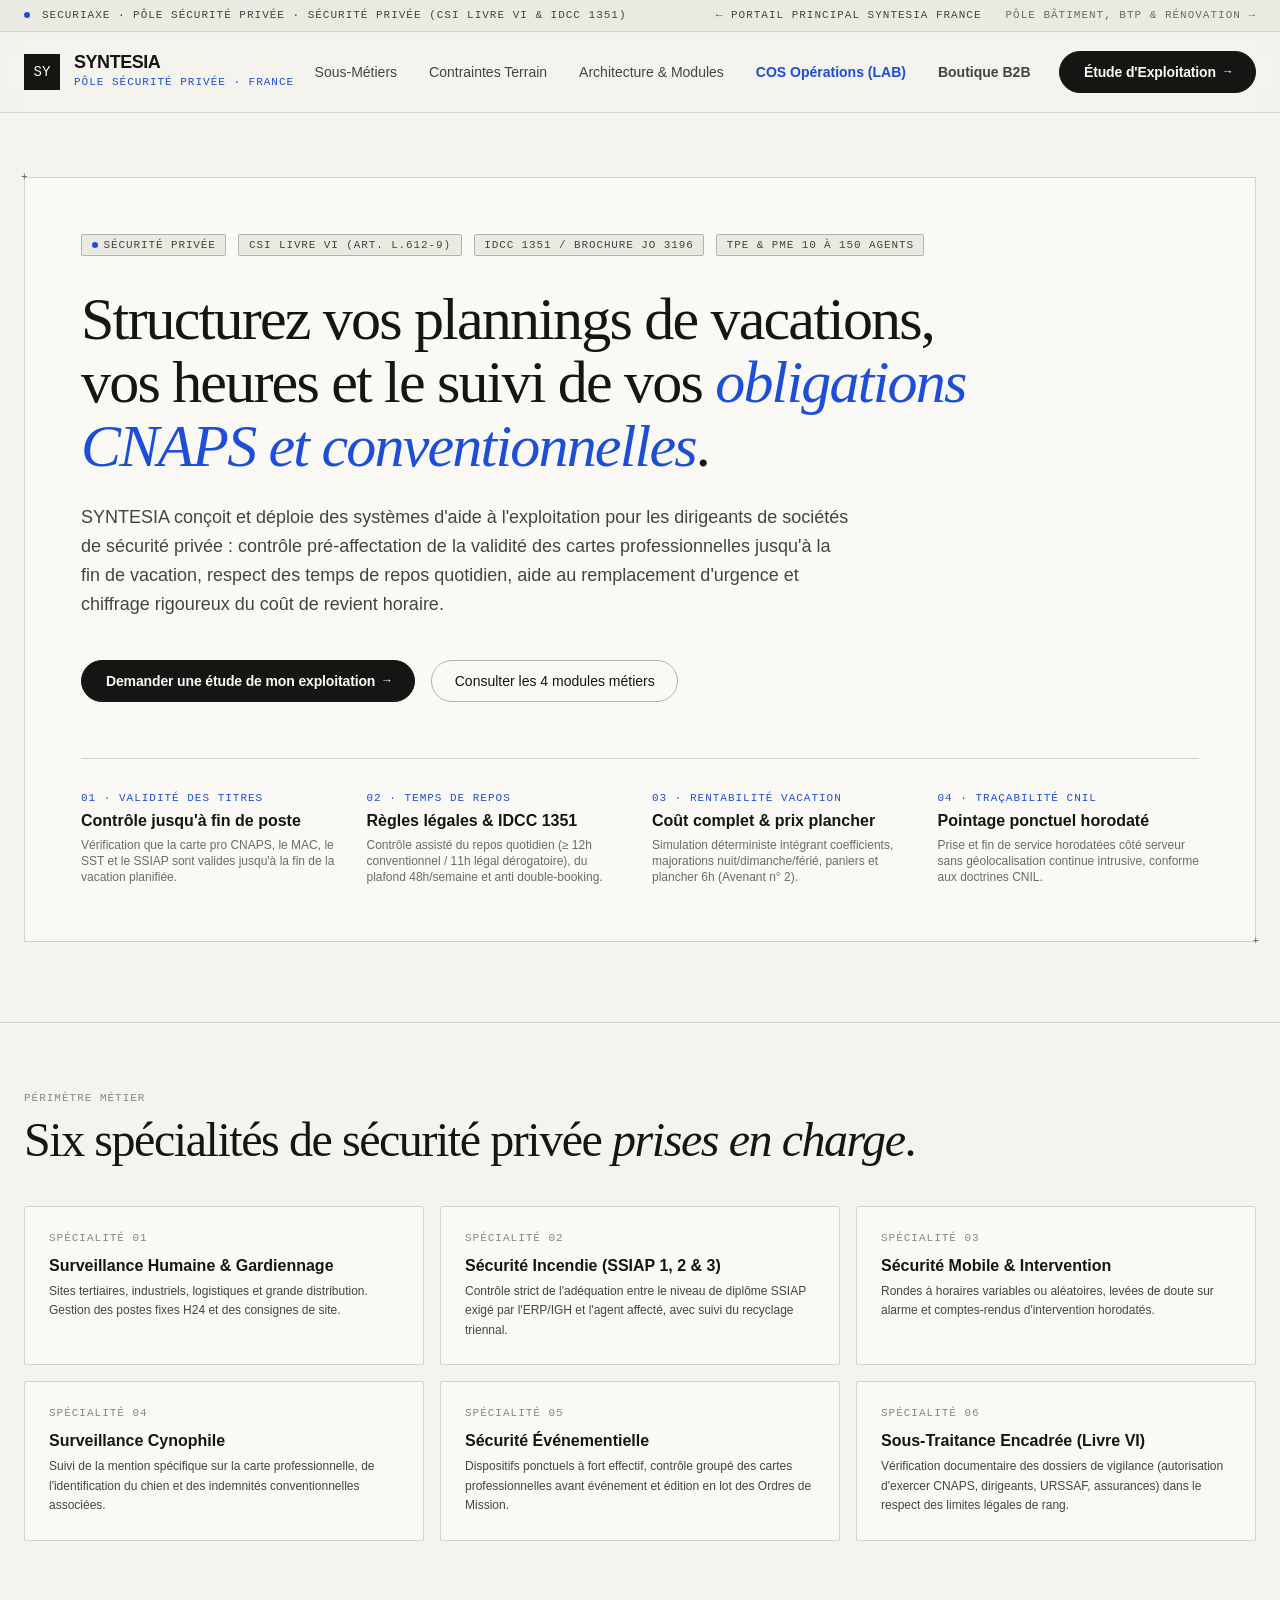
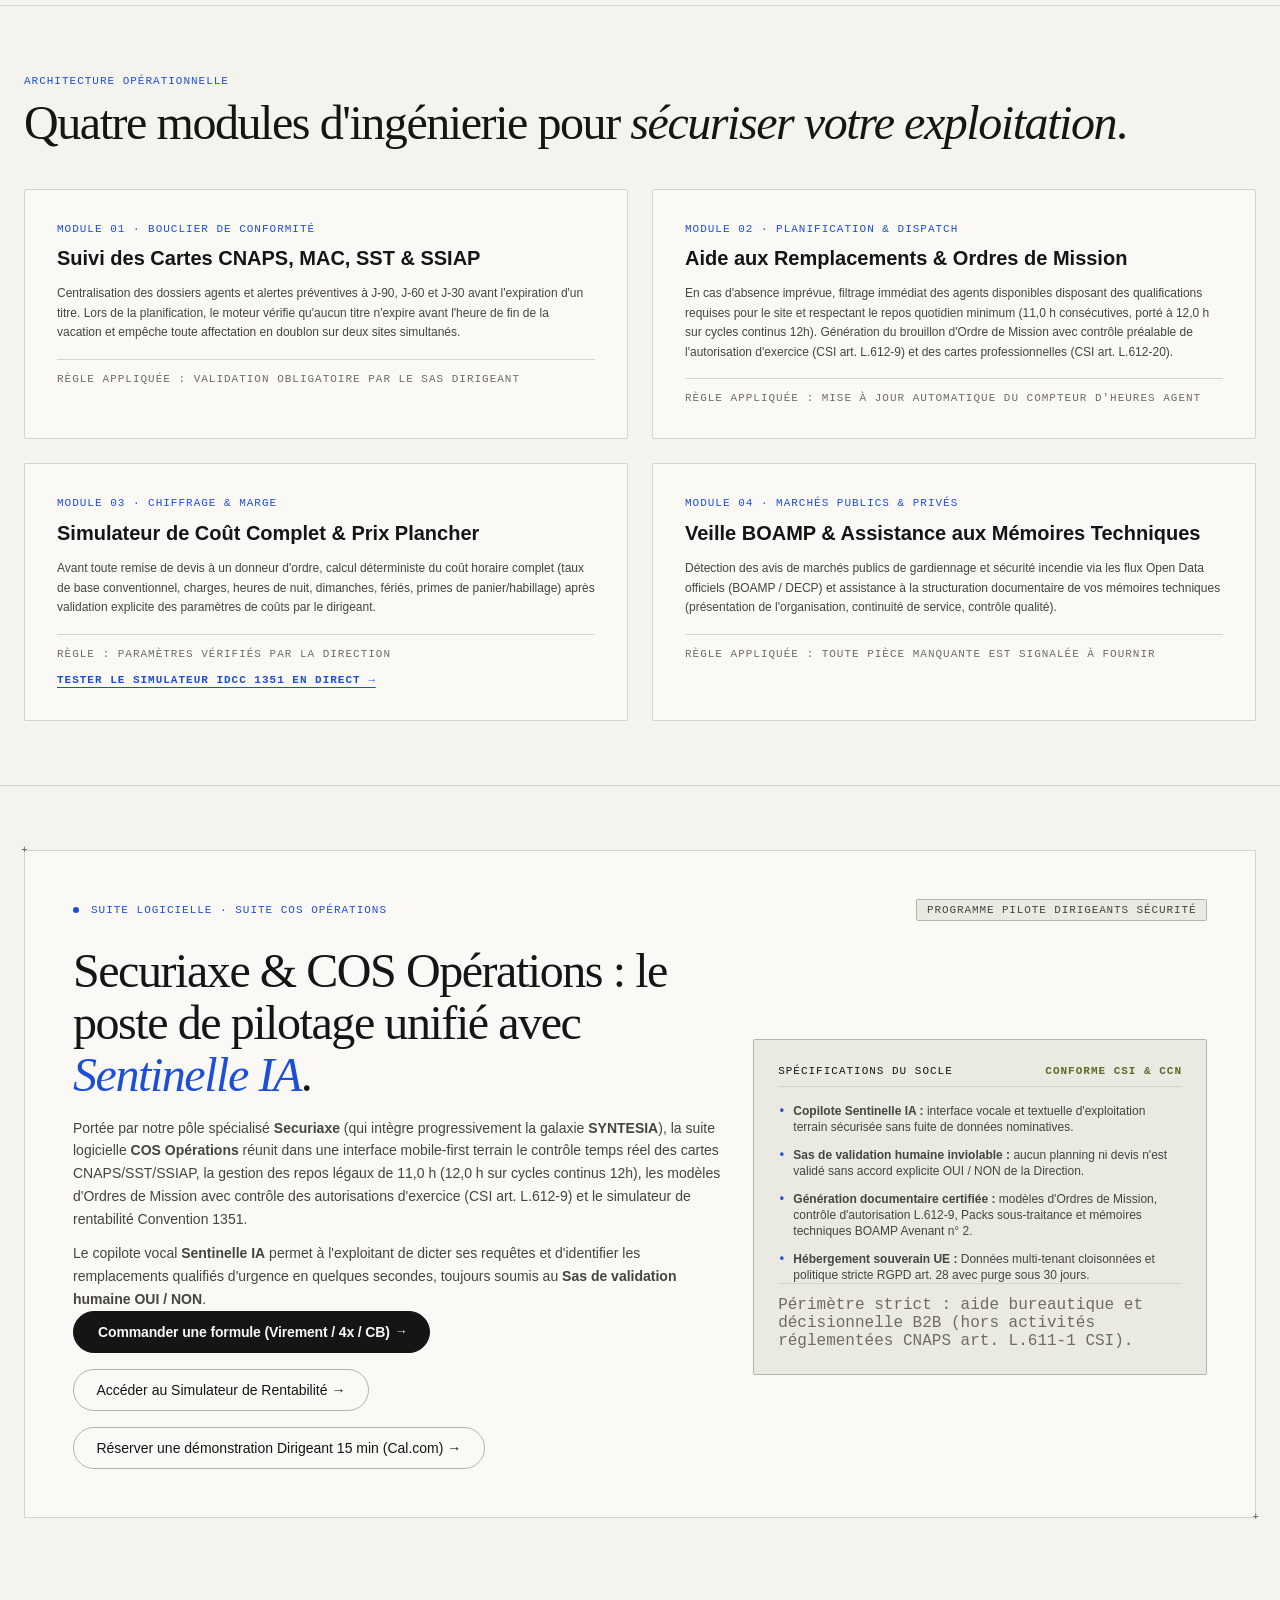
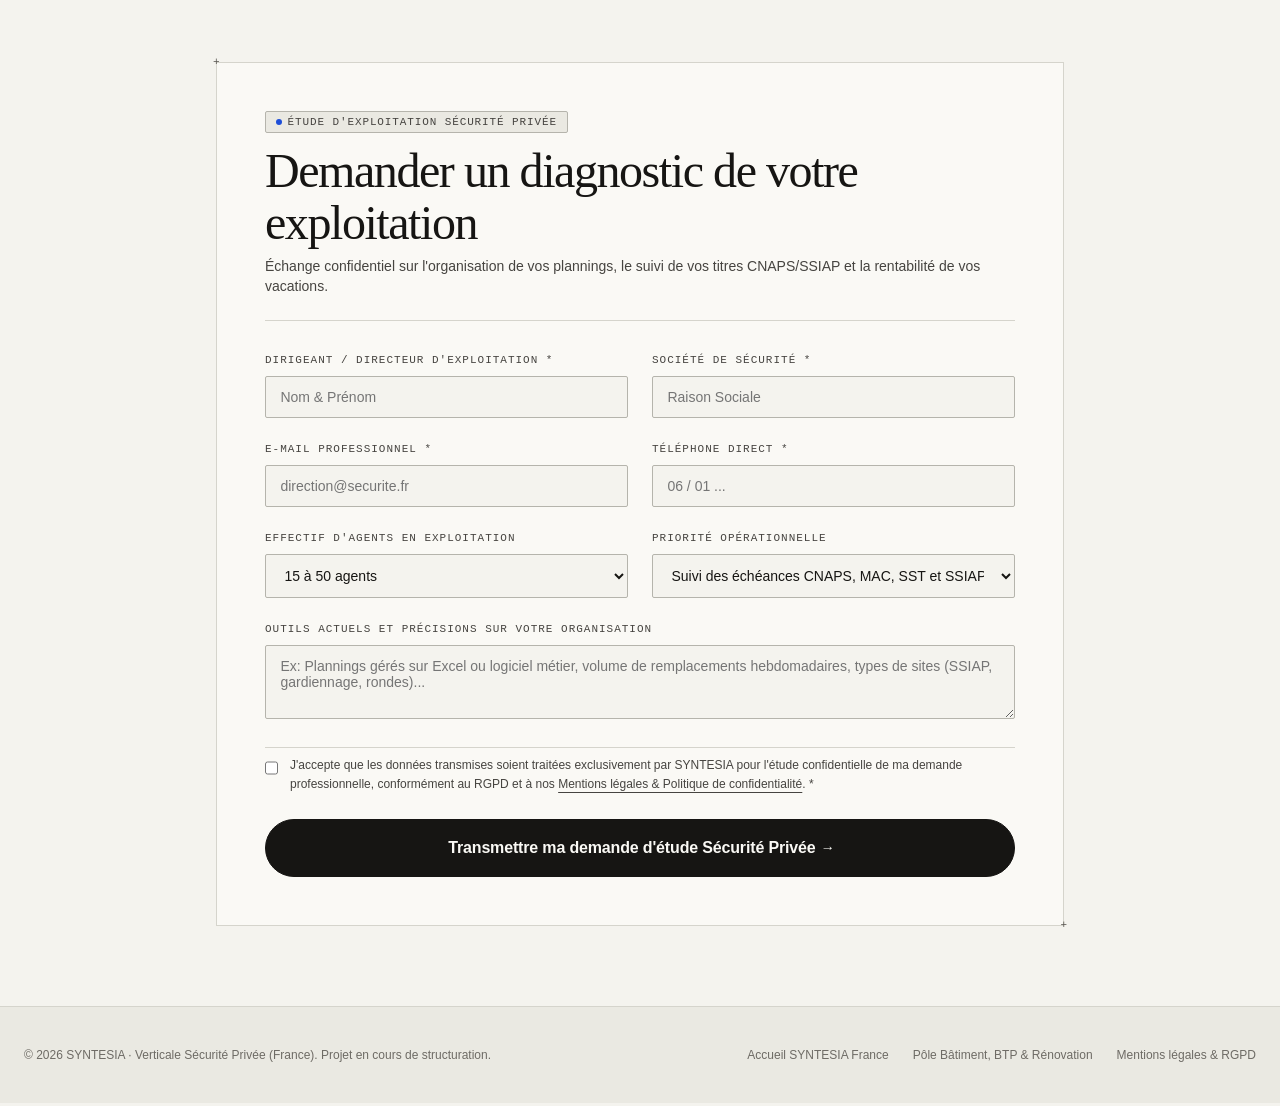
<file: sites/france/securite-privee/index.html>
<!DOCTYPE html>
<html lang="fr" class="scroll-smooth">
<head>
  <meta charset="UTF-8">
  <meta name="viewport" content="width=device-width, initial-scale=1.0">
  <title>SYNTESIA Sécurité Privée — Conformité CSI Livre VI, Plannings IDCC 1351 &amp; Pilotage d'Exploitation</title>
  <meta name="description" content="Pôle spécialisé SYNTESIA pour les entreprises de sécurité privée en France : suivi des cartes CNAPS, recyclages MAC, contrôle des repos IDCC 1351, Ordres de Mission et chiffrage de marge.">
  <meta property="og:title" content="SYNTESIA Sécurité Privée — Conformité CSI Livre VI & Exploitation IDCC 1351">
  <meta property="og:description" content="Systèmes d'aide à l'exploitation pour dirigeants de sociétés de sécurité privée : suivi CNAPS/MAC/SST/SSIAP, contrôle des repos IDCC 1351, Ordres de Mission L.612-9 et simulateur de marge.">
  <meta property="og:type" content="website">
  <meta property="og:locale" content="fr_FR">
  <meta property="og:site_name" content="SYNTESIA France — Pôle Sécurité Privée">
  <link rel="icon" type="image/svg+xml" href="data:image/svg+xml,%3Csvg xmlns='http://www.w3.org/2000/svg' viewBox='0 0 36 36'%3E%3Crect width='36' height='36' fill='%23161513'/%3E%3Ctext x='50%25' y='54%25' dominant-baseline='middle' text-anchor='middle' fill='%23FAF9F5' font-family='monospace' font-weight='600' font-size='14'%3ESY%3C/text%3E%3C/svg%3E">
  <link rel="stylesheet" href="../../shared/syntesia-design-system.css">
  <script type="application/ld+json">
  {
    "@context": "https://schema.org",
    "@type": "Service",
    "name": "SYNTESIA — Pôle Sécurité Privée (France)",
    "serviceType": "Ingénierie de systèmes d'exploitation et de conformité pour sociétés de sécurité privée (CSI Livre VI & IDCC 1351)",
    "areaServed": "FR"
  }
  </script>
</head>
<body class="selection:bg-stone-900 selection:text-stone-100">

  <!-- Top Technical Bar -->
  <div class="border-b border-[#D5D4CC] bg-[#EAE9E2] px-6 py-2">
    <div class="max-w-7xl mx-auto flex flex-wrap items-center justify-between gap-2">
      <div class="flex items-center space-x-3">
        <span class="syn-dot-blue"></span>
        <span class="font-mono-mark text-[#464440]">Securiaxe · Pôle Sécurité Privée &middot; SÉCURITÉ PRIVÉE (CSI LIVRE VI &amp; IDCC 1351)</span>
      </div>
      <div class="flex items-center space-x-6">
        <a href="../index.html" class="font-mono-mark text-[#464440] hover:text-[#161513] underline-offset-4 hover:underline">&larr; Portail Principal SYNTESIA France</a>
        <a href="../batiment-renovation/index.html" class="font-mono-mark text-[#6E6B65] hover:text-[#161513]">Pôle Bâtiment, BTP &amp; Rénovation &rarr;</a>
      </div>
    </div>
  </div>

  <!-- Navigation -->
  <header class="sticky top-0 z-50 syn-nav-frost">
    <div class="max-w-7xl mx-auto px-6 h-20 flex items-center justify-between">
      <a href="../index.html" class="flex items-center space-x-3.5">
        <div class="w-9 h-9 bg-[#161513] text-[#FAF9F5] flex items-center justify-center font-mono text-sm font-medium">SY</div>
        <div class="flex flex-col">
          <span class="font-bold text-lg tracking-tight text-[#161513] leading-none">SYNTESIA</span>
          <span class="font-mono-mark text-[#1D4ED8] mt-1">PÔLE SÉCURITÉ PRIVÉE &middot; FRANCE</span>
        </div>
      </a>

      <nav class="hidden lg:flex items-center space-x-8 text-sm font-medium text-[#464440]" aria-label="Navigation verticale sécurité">
        <a href="#sous-metiers" class="hover:text-[#161513] transition">Sous-Métiers</a>
        <a href="#enjeux" class="hover:text-[#161513] transition">Contraintes Terrain</a>
        <a href="#solutions" class="hover:text-[#161513] transition">Architecture &amp; Modules</a>
        <a href="#cos-operations" class="hover:text-[#161513] transition text-[#1D4ED8] font-semibold">COS Opérations (LAB)</a>
        <a href="../../boutique/index.html" class="hover:text-[#161513] transition font-semibold text-[#3F6212]">Boutique B2B</a>
      </nav>

      <div class="flex items-center space-x-2">
        <button type="button" id="synMobileMenuBtn" aria-expanded="false" aria-controls="synMobileMenuPanel" class="lg:hidden syn-btn-secondary px-3 py-2 font-mono text-xs">
          Menu
        </button>
        <a href="../../boutique/index.html" class="syn-btn-secondary hidden sm:inline-flex">
          <span>Boutique B2B</span>
        </a>
        <a href="#audit-secu" class="syn-btn-primary">
          <span>Étude d'Exploitation</span>
          <span class="font-mono text-xs">&rarr;</span>
        </a>
      </div>
    </div>

    <!-- Mobile Navigation Panel (< 1024px) -->
    <nav id="synMobileMenuPanel" class="hidden lg:hidden border-t border-[#D5D4CC] bg-[#FAF9F5] px-6 py-4 space-y-3 text-sm font-medium text-[#161513]" aria-label="Menu mobile sécurité">
      <div class="grid grid-cols-1 gap-2">
        <a href="#enjeux" class="py-1.5 border-b border-[#EAE9E2]">01. Quatre Repères de Conformité</a>
        <a href="#sous-metiers" class="py-1.5 border-b border-[#EAE9E2]">02. Six Spécialités Prises en Charge</a>
        <a href="#solutions" class="py-1.5 border-b border-[#EAE9E2] font-semibold">03. Quatre Modules d'Ingénierie</a>
        <a href="#cos-operations" class="py-1.5 border-b border-[#EAE9E2] text-[#1D4ED8] font-semibold">04. Avant-première COS Opérations</a>
        <a href="../../boutique/index.html" class="py-1.5 border-b border-[#EAE9E2] text-[#3F6212] font-semibold">05. Boutique B2B &amp; Tarifs Directs</a>
        <a href="#audit-secu" class="py-1.5 border-b border-[#EAE9E2]">06. Demander un Diagnostic</a>
        <a href="../../shared/mentions-legales-confidentialite.html" class="py-1.5 border-b border-[#EAE9E2] text-[#6E6B65]">07. Mentions Légales &amp; RGPD</a>
      </div>
    </nav>
  </header>

  <main>
    <!-- Hero Section -->
    <section class="max-w-7xl mx-auto px-6 pt-16 pb-20">
      <div class="syn-frame syn-corner-tl syn-corner-br p-8 sm:p-14">
        <div class="flex flex-wrap items-center gap-3 mb-8">
          <span class="syn-tag"><span class="syn-dot-blue"></span> Sécurité Privée</span>
          <span class="syn-tag">CSI LIVRE VI (ART. L.612-9)</span>
          <span class="syn-tag">IDCC 1351 / BROCHURE JO 3196</span>
          <span class="syn-tag">TPE &amp; PME 10 À 150 AGENTS</span>
        </div>

        <h1 class="font-editorial text-4xl sm:text-6xl text-[#161513] max-w-4xl">
          Structurez vos plannings de vacations, vos heures et le suivi de vos <span class="font-editorial-italic text-[#1D4ED8]">obligations CNAPS et conventionnelles</span>.
        </h1>
        <p class="mt-6 text-lg text-[#464440] max-w-3xl leading-relaxed">
          SYNTESIA conçoit et déploie des systèmes d'aide à l'exploitation pour les dirigeants de sociétés de sécurité privée : contrôle pré-affectation de la validité des cartes professionnelles jusqu'à la fin de vacation, respect des temps de repos quotidien, aide au remplacement d'urgence et chiffrage rigoureux du coût de revient horaire.
        </p>

        <div class="mt-10 flex flex-col sm:flex-row items-stretch sm:items-center gap-4">
          <a href="#audit-secu" class="syn-btn-primary">
            <span>Demander une étude de mon exploitation</span>
            <span class="font-mono text-xs">&rarr;</span>
          </a>
          <a href="#solutions" class="syn-btn-secondary">
            <span>Consulter les 4 modules métiers</span>
          </a>
        </div>

        <!-- 4 Repères d'Ingénierie -->
        <div id="enjeux" class="mt-14 grid grid-cols-1 sm:grid-cols-2 lg:grid-cols-4 gap-6 border-t border-[#D5D4CC] pt-8">
          <div>
            <div class="font-mono-mark text-[#1D4ED8]">01 · VALIDITÉ DES TITRES</div>
            <div class="text-base font-bold text-[#161513] mt-1">Contrôle jusqu'à fin de poste</div>
            <p class="text-xs text-[#6E6B65] mt-1">Vérification que la carte pro CNAPS, le MAC, le SST et le SSIAP sont valides jusqu'à la fin de la vacation planifiée.</p>
          </div>
          <div>
            <div class="font-mono-mark text-[#1D4ED8]">02 · TEMPS DE REPOS</div>
            <div class="text-base font-bold text-[#161513] mt-1">Règles légales &amp; IDCC 1351</div>
            <p class="text-xs text-[#6E6B65] mt-1">Contrôle assisté du repos quotidien (&ge; 12h conventionnel / 11h légal dérogatoire), du plafond 48h/semaine et anti double-booking.</p>
          </div>
          <div>
            <div class="font-mono-mark text-[#1D4ED8]">03 · RENTABILITÉ VACATION</div>
            <div class="text-base font-bold text-[#161513] mt-1">Coût complet &amp; prix plancher</div>
            <p class="text-xs text-[#6E6B65] mt-1">Simulation déterministe intégrant coefficients, majorations nuit/dimanche/férié, paniers et plancher 6h (Avenant n° 2).</p>
          </div>
          <div>
            <div class="font-mono-mark text-[#1D4ED8]">04 · TRAÇABILITÉ CNIL</div>
            <div class="text-base font-bold text-[#161513] mt-1">Pointage ponctuel horodaté</div>
            <p class="text-xs text-[#6E6B65] mt-1">Prise et fin de service horodatées côté serveur sans géolocalisation continue intrusive, conforme aux doctrines CNIL.</p>
          </div>
        </div>
      </div>
    </section>

    <!-- Sous-métiers couverts -->
    <section id="sous-metiers" class="max-w-7xl mx-auto px-6 py-16 border-t border-[#D5D4CC]">
      <div class="mb-10">
        <span class="font-mono-mark text-[#8A8780]">Périmètre métier</span>
        <h2 class="font-editorial text-3xl sm:text-5xl text-[#161513] mt-2">
          Six spécialités de sécurité privée <span class="font-editorial-italic">prises en charge</span>.
        </h2>
      </div>

      <div class="grid grid-cols-1 md:grid-cols-3 gap-4">
        <div class="syn-card p-6">
          <div class="font-mono-mark text-[#8A8780] mb-2">SPÉCIALITÉ 01</div>
          <h3 class="text-base font-bold text-[#161513] mb-1">Surveillance Humaine &amp; Gardiennage</h3>
          <p class="text-xs text-[#464440] leading-relaxed">Sites tertiaires, industriels, logistiques et grande distribution. Gestion des postes fixes H24 et des consignes de site.</p>
        </div>
        <div class="syn-card p-6">
          <div class="font-mono-mark text-[#8A8780] mb-2">SPÉCIALITÉ 02</div>
          <h3 class="text-base font-bold text-[#161513] mb-1">Sécurité Incendie (SSIAP 1, 2 &amp; 3)</h3>
          <p class="text-xs text-[#464440] leading-relaxed">Contrôle strict de l'adéquation entre le niveau de diplôme SSIAP exigé par l'ERP/IGH et l'agent affecté, avec suivi du recyclage triennal.</p>
        </div>
        <div class="syn-card p-6">
          <div class="font-mono-mark text-[#8A8780] mb-2">SPÉCIALITÉ 03</div>
          <h3 class="text-base font-bold text-[#161513] mb-1">Sécurité Mobile &amp; Intervention</h3>
          <p class="text-xs text-[#464440] leading-relaxed">Rondes à horaires variables ou aléatoires, levées de doute sur alarme et comptes-rendus d'intervention horodatés.</p>
        </div>
        <div class="syn-card p-6">
          <div class="font-mono-mark text-[#8A8780] mb-2">SPÉCIALITÉ 04</div>
          <h3 class="text-base font-bold text-[#161513] mb-1">Surveillance Cynophile</h3>
          <p class="text-xs text-[#464440] leading-relaxed">Suivi de la mention spécifique sur la carte professionnelle, de l'identification du chien et des indemnités conventionnelles associées.</p>
        </div>
        <div class="syn-card p-6">
          <div class="font-mono-mark text-[#8A8780] mb-2">SPÉCIALITÉ 05</div>
          <h3 class="text-base font-bold text-[#161513] mb-1">Sécurité Événementielle</h3>
          <p class="text-xs text-[#464440] leading-relaxed">Dispositifs ponctuels à fort effectif, contrôle groupé des cartes professionnelles avant événement et édition en lot des Ordres de Mission.</p>
        </div>
        <div class="syn-card p-6">
          <div class="font-mono-mark text-[#8A8780] mb-2">SPÉCIALITÉ 06</div>
          <h3 class="text-base font-bold text-[#161513] mb-1">Sous-Traitance Encadrée (Livre VI)</h3>
          <p class="text-xs text-[#464440] leading-relaxed">Vérification documentaire des dossiers de vigilance (autorisation d'exercer CNAPS, dirigeants, URSSAF, assurances) dans le respect des limites légales de rang.</p>
        </div>
      </div>
    </section>

    <!-- Architecture & Modules Opérationnels -->
    <section id="solutions" class="max-w-7xl mx-auto px-6 py-16 border-t border-[#D5D4CC]">
      <div class="mb-10">
        <span class="font-mono-mark text-[#1D4ED8]">Architecture opérationnelle</span>
        <h2 class="font-editorial text-3xl sm:text-5xl text-[#161513] mt-2">
          Quatre modules d'ingénierie pour <span class="font-editorial-italic">sécuriser votre exploitation</span>.
        </h2>
      </div>

      <div class="grid grid-cols-1 lg:grid-cols-2 gap-6">
        <div class="syn-card p-8">
          <div class="font-mono-mark text-[#1D4ED8] mb-2">MODULE 01 · BOUCLIER DE CONFORMITÉ</div>
          <h3 class="text-xl font-bold text-[#161513] mb-3">Suivi des Cartes CNAPS, MAC, SST &amp; SSIAP</h3>
          <p class="text-xs text-[#464440] leading-relaxed mb-4">
            Centralisation des dossiers agents et alertes préventives à J-90, J-60 et J-30 avant l'expiration d'un titre. Lors de la planification, le moteur vérifie qu'aucun titre n'expire avant l'heure de fin de la vacation et empêche toute affectation en doublon sur deux sites simultanés.
          </p>
          <div class="font-mono-mark text-[#6E6B65] border-t border-[#D5D4CC] pt-3">
            RÈGLE APPLIQUÉE : VALIDATION OBLIGATOIRE PAR LE SAS DIRIGEANT
          </div>
        </div>

        <div class="syn-card p-8">
          <div class="font-mono-mark text-[#1D4ED8] mb-2">MODULE 02 · PLANIFICATION &amp; DISPATCH</div>
          <h3 class="text-xl font-bold text-[#161513] mb-3">Aide aux Remplacements &amp; Ordres de Mission</h3>
          <p class="text-xs text-[#464440] leading-relaxed mb-4">
            En cas d'absence imprévue, filtrage immédiat des agents disponibles disposant des qualifications requises pour le site et respectant le repos quotidien minimum (11,0 h consécutives, porté à 12,0 h sur cycles continus 12h). Génération du brouillon d'Ordre de Mission avec contrôle préalable de l'autorisation d'exercice (CSI art. L.612-9) et des cartes professionnelles (CSI art. L.612-20).
          </p>
          <div class="font-mono-mark text-[#6E6B65] border-t border-[#D5D4CC] pt-3">
            RÈGLE APPLIQUÉE : MISE À JOUR AUTOMATIQUE DU COMPTEUR D'HEURES AGENT
          </div>
        </div>

        <div class="syn-card p-8">
          <div class="font-mono-mark text-[#1D4ED8] mb-2">MODULE 03 · CHIFFRAGE &amp; MARGE</div>
          <h3 class="text-xl font-bold text-[#161513] mb-3">Simulateur de Coût Complet &amp; Prix Plancher</h3>
          <p class="text-xs text-[#464440] leading-relaxed mb-4">
            Avant toute remise de devis à un donneur d'ordre, calcul déterministe du coût horaire complet (taux de base conventionnel, charges, heures de nuit, dimanches, fériés, primes de panier/habillage) après validation explicite des paramètres de coûts par le dirigeant.
          </p>
          <div class="flex flex-wrap items-center justify-between gap-3 border-t border-[#D5D4CC] pt-3">
            <span class="font-mono-mark text-[#6E6B65]">RÈGLE : PARAMÈTRES VÉRIFIÉS PAR LA DIRECTION</span>
            <a href="../../index.html#simulateur" class="font-mono-mark text-[#1D4ED8] hover:text-[#161513] font-semibold underline underline-offset-4">
              Tester le simulateur IDCC 1351 en direct &rarr;
            </a>
          </div>
        </div>

        <div class="syn-card p-8">
          <div class="font-mono-mark text-[#1D4ED8] mb-2">MODULE 04 · MARCHÉS PUBLICS &amp; PRIVÉS</div>
          <h3 class="text-xl font-bold text-[#161513] mb-3">Veille BOAMP &amp; Assistance aux Mémoires Techniques</h3>
          <p class="text-xs text-[#464440] leading-relaxed mb-4">
            Détection des avis de marchés publics de gardiennage et sécurité incendie via les flux Open Data officiels (BOAMP / DECP) et assistance à la structuration documentaire de vos mémoires techniques (présentation de l'organisation, continuité de service, contrôle qualité).
          </p>
          <div class="font-mono-mark text-[#6E6B65] border-t border-[#D5D4CC] pt-3">
            RÈGLE APPLIQUÉE : TOUTE PIÈCE MANQUANTE EST SIGNALÉE À FOURNIR
          </div>
        </div>
      </div>
    </section>

    <!-- Avant-première : Suite COS Opérations & Copilote Sentinelle IA (LAB) -->
    <section id="cos-operations" class="max-w-7xl mx-auto px-6 py-16 border-t border-[#D5D4CC]">
      <div class="syn-frame syn-corner-tl syn-corner-br p-8 sm:p-12 bg-[#FAF9F5]">
        <div class="flex flex-wrap items-center justify-between gap-3 mb-6">
          <div class="flex items-center space-x-3">
            <span class="syn-dot-blue"></span>
            <span class="font-mono-mark text-[#1D4ED8]">Suite logicielle &middot; SUITE COS OPÉRATIONS</span>
          </div>
          <span class="syn-tag">PROGRAMME PILOTE DIRIGEANTS SÉCURITÉ</span>
        </div>

        <div class="grid grid-cols-1 lg:grid-cols-12 gap-8 items-center">
          <div class="lg:col-span-7">
            <h2 class="font-editorial text-3xl sm:text-5xl text-[#161513]">
              Securiaxe &amp; COS Opérations : le poste de pilotage unifié avec <span class="font-editorial-italic text-[#1D4ED8]">Sentinelle IA</span>.
            </h2>
            <p class="mt-4 text-sm text-[#464440] leading-relaxed">
              Portée par notre pôle spécialisé <b>Securiaxe</b> (qui intègre progressivement la galaxie <b>SYNTESIA</b>), la suite logicielle <b>COS Opérations</b> réunit dans une interface mobile-first terrain le contrôle temps réel des cartes CNAPS/SST/SSIAP, la gestion des repos légaux de 11,0 h (12,0 h sur cycles continus 12h), les modèles d'Ordres de Mission avec contrôle des autorisations d'exercice (CSI art. L.612-9) et le simulateur de rentabilité Convention 1351.
            </p>
            <p class="mt-3 text-sm text-[#464440] leading-relaxed">
              Le copilote vocal <b>Sentinelle IA</b> permet à l'exploitant de dicter ses requêtes et d'identifier les remplacements qualifiés d'urgence en quelques secondes, toujours soumis au <b>Sas de validation humaine OUI / NON</b>.
            </p>

            <div class="mt-8 flex flex-wrap items-center gap-4">
              <a href="../../boutique/index.html" class="syn-btn-primary">
                <span>Commander une formule (Virement / 4x / CB)</span>
                <span class="font-mono text-xs">&rarr;</span>
              </a>
              <a href="../../index.html#simulateur" class="syn-btn-secondary">
                <span>Accéder au Simulateur de Rentabilité &rarr;</span>
              </a>
              <a href="https://cal.com/nait-p5qttl" target="_blank" rel="noopener noreferrer" class="syn-btn-secondary">
                <span>Réserver une démonstration Dirigeant 15 min (Cal.com) &rarr;</span>
              </a>
            </div>
          </div>

          <div class="lg:col-span-5">
            <div class="syn-card p-6 bg-[#EAE9E2] border-[#B5B4AC]">
              <div class="font-mono-mark text-[#161513] mb-4 pb-2 border-b border-[#D5D4CC] flex justify-between items-center">
                <span>SPÉCIFICATIONS DU SOCLE</span>
                <span class="text-[#5C6B28] font-bold">CONFORME CSI &amp; CCN</span>
              </div>
              <ul class="space-y-3 text-xs text-[#464440]">
                <li class="flex items-start gap-2">
                  <span class="font-mono text-[#1D4ED8] font-bold">&bull;</span>
                  <span><b>Copilote Sentinelle IA :</b> interface vocale et textuelle d'exploitation terrain sécurisée sans fuite de données nominatives.</span>
                </li>
                <li class="flex items-start gap-2">
                  <span class="font-mono text-[#1D4ED8] font-bold">&bull;</span>
                  <span><b>Sas de validation humaine inviolable :</b> aucun planning ni devis n'est validé sans accord explicite OUI / NON de la Direction.</span>
                </li>
                <li class="flex items-start gap-2">
                  <span class="font-mono text-[#1D4ED8] font-bold">&bull;</span>
                  <span><b>Génération documentaire certifiée :</b> modèles d'Ordres de Mission, contrôle d'autorisation L.612-9, Packs sous-traitance et mémoires techniques BOAMP Avenant n° 2.</span>
                </li>
                <li class="flex items-start gap-2">
                  <span class="font-mono text-[#1D4ED8] font-bold">&bull;</span>
                  <span><b>Hébergement souverain UE :</b> Données multi-tenant cloisonnées et politique stricte RGPD art. 28 avec purge sous 30 jours.</span>
                </li>
              </ul>
              <div class="mt-5 pt-3 border-t border-[#D5D4CC] text-[11px] font-mono text-[#6E6B65]">
                Périmètre strict : aide bureautique et décisionnelle B2B (hors activités réglementées CNAPS art. L.611-1 CSI).
              </div>
            </div>
          </div>
        </div>
      </div>
    </section>

    <!-- Formulaire d'Étude Sécurité Privée -->
    <section id="audit-secu" class="max-w-4xl mx-auto px-6 py-20">
      <div class="syn-frame syn-corner-tl syn-corner-br p-8 sm:p-12">
        <div class="border-b border-[#D5D4CC] pb-6 mb-8">
          <span class="syn-tag"><span class="syn-dot-blue"></span> ÉTUDE D'EXPLOITATION SÉCURITÉ PRIVÉE</span>
          <h2 class="font-editorial text-3xl sm:text-5xl text-[#161513] mt-3">
            Demander un diagnostic de votre exploitation
          </h2>
          <p class="text-sm text-[#464440] mt-2">
            Échange confidentiel sur l'organisation de vos plannings, le suivi de vos titres CNAPS/SSIAP et la rentabilité de vos vacations.
          </p>
        </div>

        <form id="formSecu" class="space-y-6" novalidate>
          <input type="hidden" name="marche" value="France">
          <input type="hidden" name="verticale" value="Sécurité Privée">

          <div class="grid grid-cols-1 sm:grid-cols-2 gap-6">
            <div>
              <label for="sec_nom" class="block font-mono-mark text-[#464440] mb-2">Dirigeant / Directeur d'Exploitation *</label>
              <input type="text" id="sec_nom" name="nom" required placeholder="Nom &amp; Prénom" class="syn-input">
            </div>
            <div>
              <label for="sec_entreprise" class="block font-mono-mark text-[#464440] mb-2">Société de Sécurité *</label>
              <input type="text" id="sec_entreprise" name="entreprise" required placeholder="Raison Sociale" class="syn-input">
            </div>
          </div>

          <div class="grid grid-cols-1 sm:grid-cols-2 gap-6">
            <div>
              <label for="sec_email" class="block font-mono-mark text-[#464440] mb-2">E-mail Professionnel *</label>
              <input type="email" id="sec_email" name="email" required placeholder="direction@securite.fr" class="syn-input">
            </div>
            <div>
              <label for="sec_tel" class="block font-mono-mark text-[#464440] mb-2">Téléphone Direct *</label>
              <input type="tel" id="sec_tel" name="telephone" required placeholder="06 / 01 ..." class="syn-input">
            </div>
          </div>

          <div class="grid grid-cols-1 sm:grid-cols-2 gap-6">
            <div>
              <label for="sec_effectif" class="block font-mono-mark text-[#464440] mb-2">Effectif d'agents en exploitation</label>
              <select id="sec_effectif" name="effectif" class="syn-input">
                <option value="1 à 15 agents">1 à 15 agents</option>
                <option value="15 à 50 agents" selected>15 à 50 agents</option>
                <option value="50 à 150 agents">50 à 150 agents</option>
                <option value="> 150 agents">Plus de 150 agents</option>
              </select>
            </div>
            <div>
              <label for="sec_besoin" class="block font-mono-mark text-[#464440] mb-2">Priorité opérationnelle</label>
              <select id="sec_besoin" name="besoin" class="syn-input">
                <option value="Suivi des échéances CNAPS, MAC, SST et SSIAP">Suivi des échéances CNAPS, MAC, SST et SSIAP</option>
                <option value="Planification des vacations, repos IDCC 1351 et remplacements">Planification des vacations, repos IDCC 1351 et remplacements</option>
                <option value="Chiffrage du coût de revient horaire et protection des marges">Chiffrage du coût de revient horaire et protection des marges</option>
                <option value="Structuration des mémoires techniques et appels d'offres">Structuration des mémoires techniques et appels d'offres</option>
              </select>
            </div>
          </div>

          <div>
            <label for="sec_description" class="block font-mono-mark text-[#464440] mb-2">Outils actuels et précisions sur votre organisation</label>
            <textarea id="sec_description" name="description" rows="3" placeholder="Ex: Plannings gérés sur Excel ou logiciel métier, volume de remplacements hebdomadaires, types de sites (SSIAP, gardiennage, rondes)..." class="syn-input"></textarea>
          </div>

          <!-- Honeypot -->
          <div class="hidden" aria-hidden="true">
            <input type="text" name="company_website" tabindex="-1" autocomplete="off">
          </div>

          <!-- RGPD -->
          <div class="flex items-start space-x-3 pt-2 border-t border-[#D5D4CC]">
            <input type="checkbox" id="rgpd_secu" name="rgpd_consent" required class="mt-1 h-4 w-4 border-[#B5B4AC] text-[#161513]">
            <label for="rgpd_secu" class="text-xs text-[#464440] leading-relaxed">
              J'accepte que les données transmises soient traitées exclusivement par SYNTESIA pour l'étude confidentielle de ma demande professionnelle, conformément au RGPD et à nos <a href="../../shared/mentions-legales-confidentialite.html" class="underline underline-offset-4 hover:text-[#161513]">Mentions légales &amp; Politique de confidentialité</a>. *
            </label>
          </div>

          <button type="submit" class="syn-btn-primary w-full py-4 text-base">
            <span>Transmettre ma demande d'étude Sécurité Privée</span>
            <span class="font-mono text-sm">&rarr;</span>
          </button>

          <div id="feedbackSecu" class="hidden p-6 border border-[#161513] bg-[#EAE9E2] text-xs text-[#161513]"></div>
        </form>
      </div>
    </section>
  </main>

  <footer class="border-t border-[#D5D4CC] bg-[#EAE9E2] py-10 px-6">
    <div class="max-w-7xl mx-auto flex flex-col sm:flex-row items-center justify-between text-xs text-[#6E6B65] gap-4">
      <div>&copy; 2026 SYNTESIA &middot; Verticale Sécurité Privée (France). Projet en cours de structuration.</div>
      <div class="flex flex-wrap gap-6">
        <a href="../index.html" class="hover:text-[#161513] underline-offset-4 hover:underline">Accueil SYNTESIA France</a>
        <a href="../batiment-renovation/index.html" class="hover:text-[#161513] underline-offset-4 hover:underline">Pôle Bâtiment, BTP &amp; Rénovation</a>
        <a href="../../shared/mentions-legales-confidentialite.html" class="hover:text-[#161513] underline-offset-4 hover:underline">Mentions légales &amp; RGPD</a>
      </div>
    </div>
  </footer>

  <script src="../../shared/syntesia-forms.js"></script>
  <script>
    window.initSyntesiaForm('formSecu', 'feedbackSecu', 'France', '#1D4ED8');
  </script>
</body>
</html>
</file>
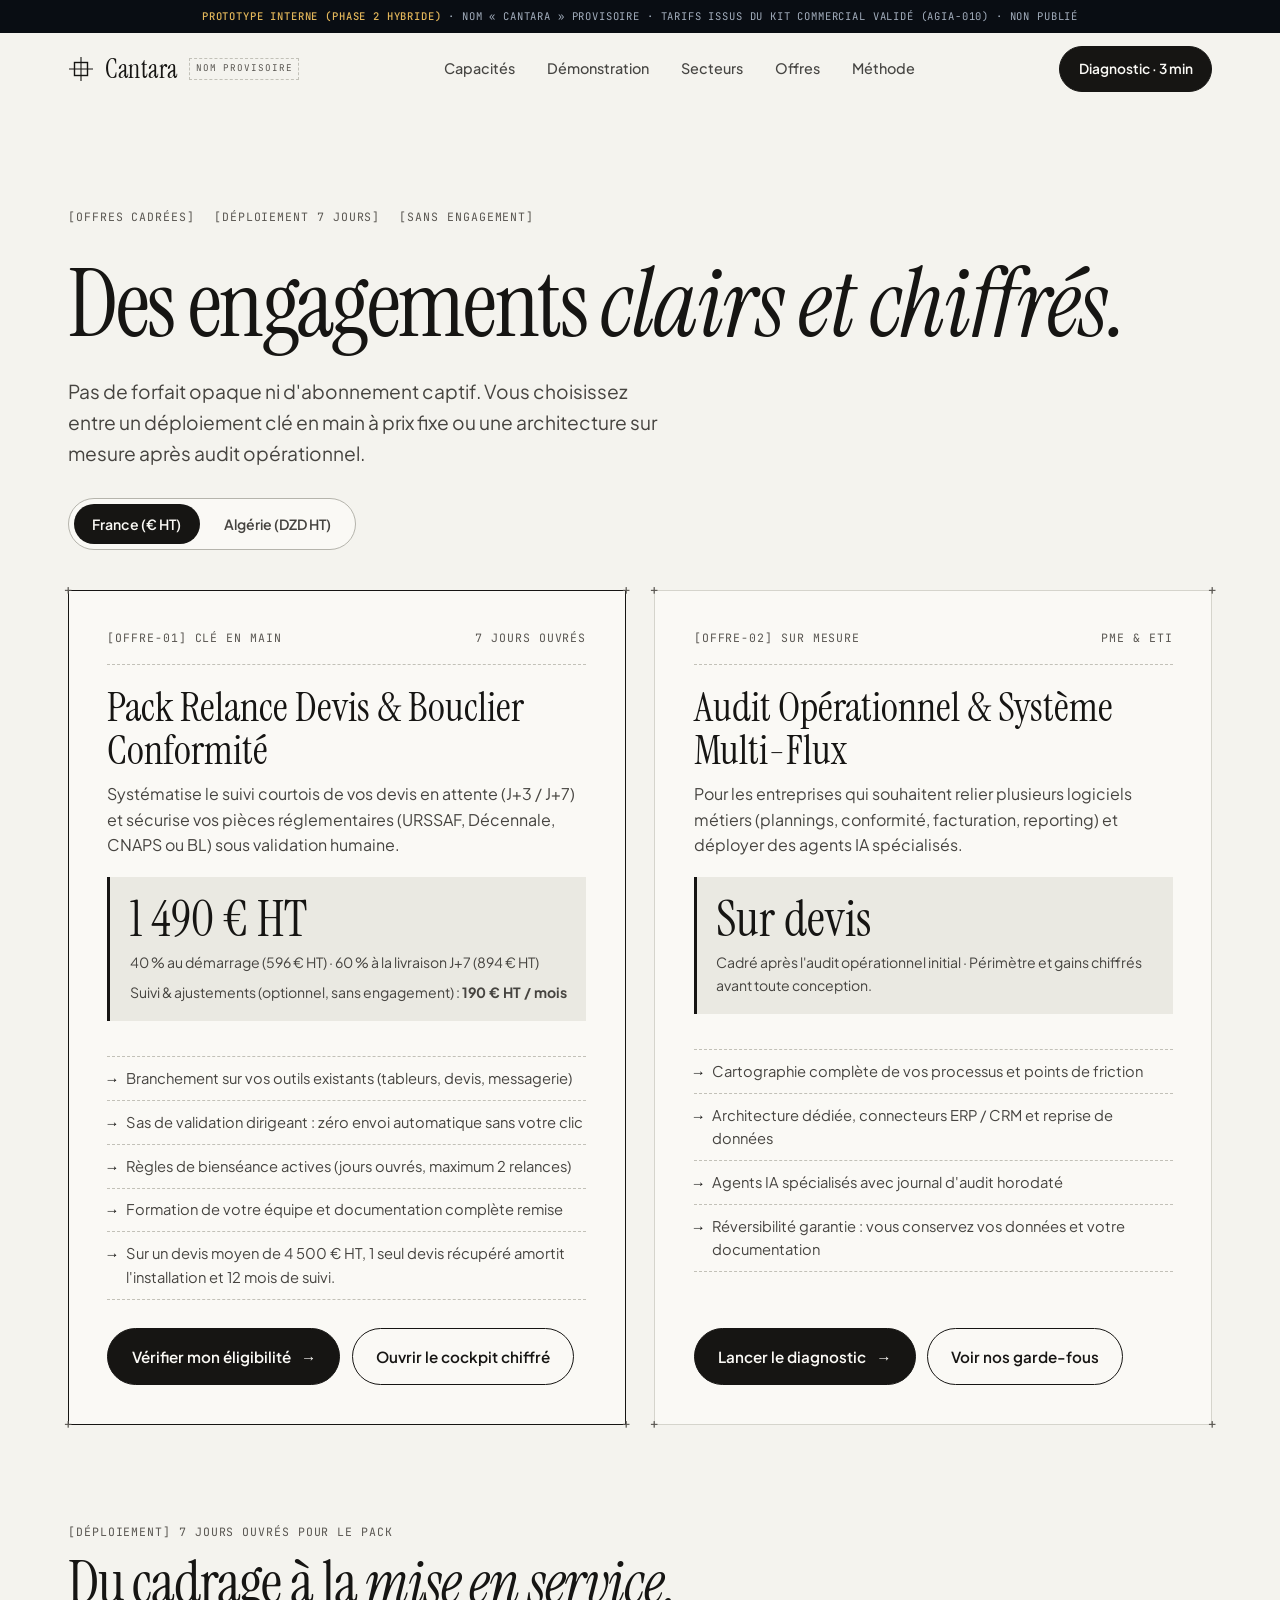
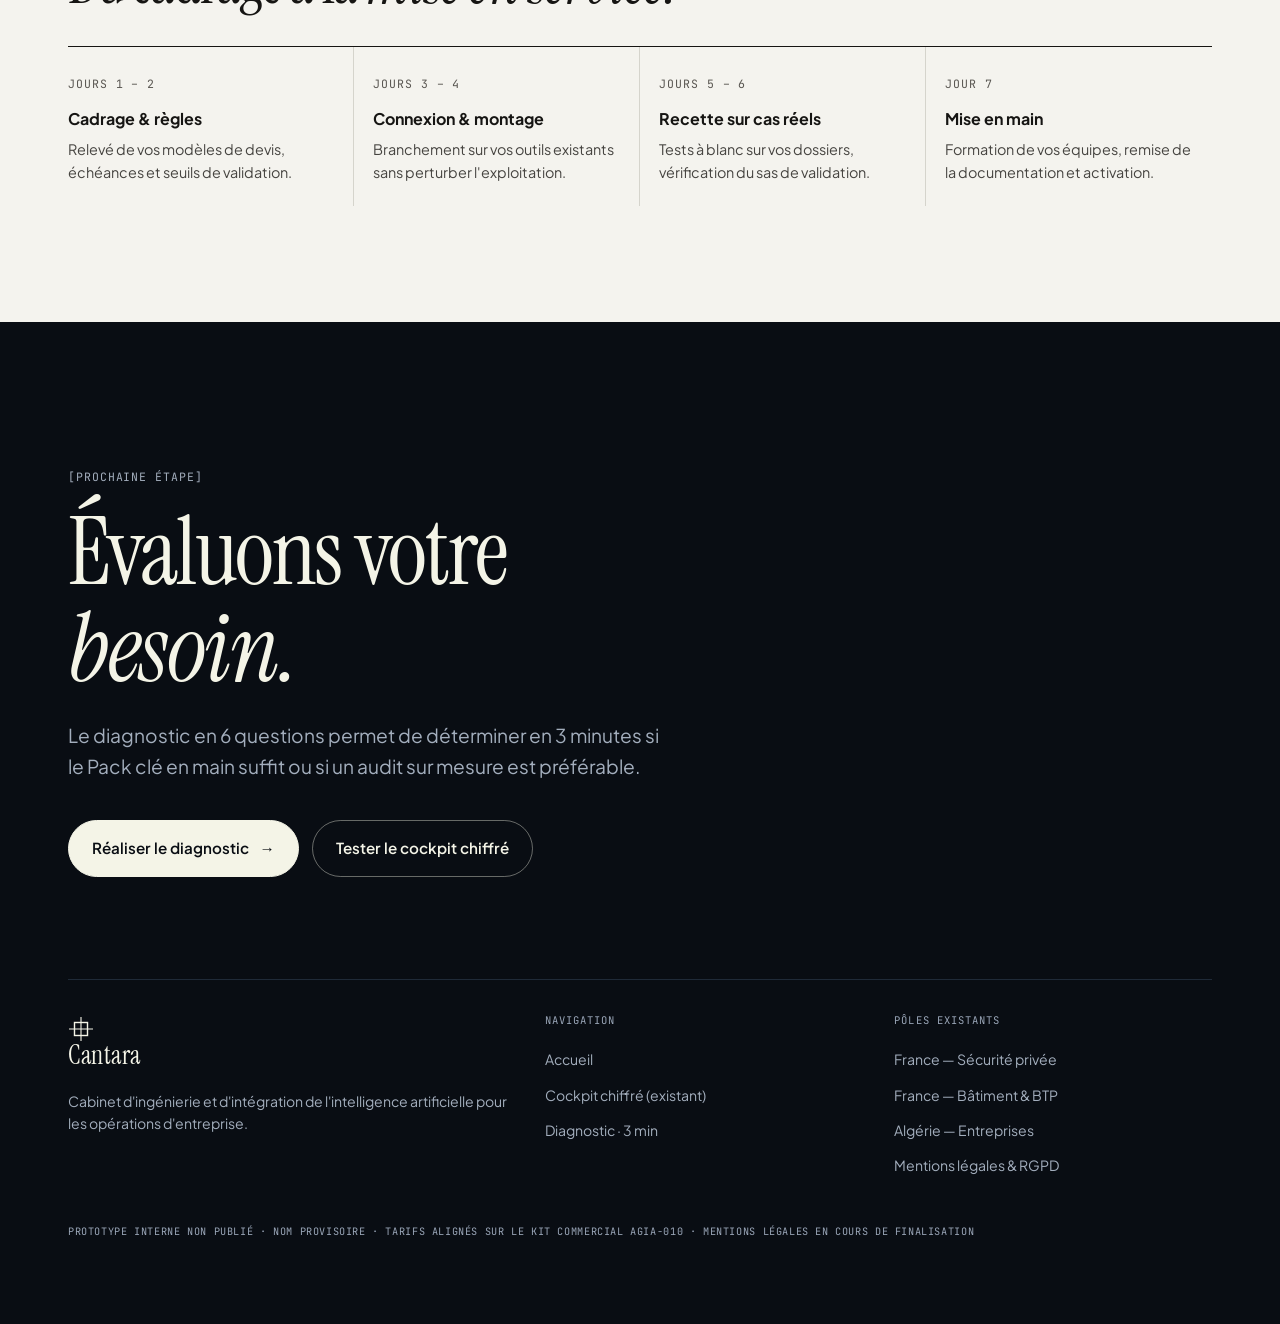
<file: sites/cantara-prototype/offres.html>
<!DOCTYPE html>
<!--
  CANTARA — Page Offres commerciales (Prototype hybride Phase 2)
  Mention interne : le nom « CANTARA » est PROVISOIRE (disponibilité juridique non confirmée).
  Tarifs strictement alignés sur KIT_COMMERCIAL_COMPLET_AGIA_010.md et DEC-05 (REGISTRE_MEMOIRE.md).
  Zéro requête tierce (polices auto-hébergées), zéro transmission réseau.
-->
<html lang="fr">
<head>
  <meta charset="UTF-8">
  <meta name="viewport" content="width=device-width, initial-scale=1">
  <title>CANTARA — Offres commerciales &amp; déploiement clé en main (France · Algérie)</title>
  <meta name="description" content="Des offres cadrées, chiffrées et réversibles : Pack Relance Devis &amp; Bouclier Conformité (1 490 € HT / 145 000 DZD HT) ou architecture sur mesure après audit.">
  <meta name="robots" content="noindex, nofollow">
  <meta name="theme-color" content="#F4F3EE">
  <link rel="icon" type="image/svg+xml" href="data:image/svg+xml,%3Csvg xmlns='http://www.w3.org/2000/svg' viewBox='0 0 32 32'%3E%3Crect width='32' height='32' fill='%23161513'/%3E%3Cpath d='M16 6v20M6 16h20' stroke='%23F4F3EE' stroke-width='1.5'/%3E%3Crect x='10' y='10' width='12' height='12' fill='none' stroke='%23F4F3EE' stroke-width='1.5'/%3E%3C/svg%3E">
  <link rel="stylesheet" href="fonts.css">
  <link rel="stylesheet" href="cantara.css">
  <style>
    .market-switch { display: inline-flex; gap: .4rem; padding: .3rem; border: 1px solid var(--edge-strong); background: var(--vellum); border-radius: 9999px; margin-top: 1.8rem; }
    .market-btn { border: 0; background: transparent; padding: .55rem 1.15rem; border-radius: 9999px; font-weight: 600; font-size: .88rem; cursor: pointer; color: var(--ink-body); transition: background-color .2s, color .2s; }
    .market-btn[aria-pressed="true"] { background: var(--ink); color: var(--vellum); }
    .offers-grid { display: grid; grid-template-columns: repeat(2, minmax(0, 1fr)); gap: 1.8rem; margin-top: 2.5rem; }
    .offer { padding: clamp(1.6rem, 3vw, 2.4rem); display: flex; flex-direction: column; }
    .offer.featured { border-color: var(--ink); border-width: 1.5px; }
    .offer-head { display: flex; justify-content: space-between; align-items: baseline; gap: 1rem; border-bottom: 1px dashed var(--edge-dashed); padding-bottom: 1rem; }
    .offer h2 { font-family: var(--serif); font-weight: 400; font-size: clamp(1.9rem, 3.2vw, 2.6rem); line-height: 1.05; margin: 1.3rem 0 .6rem; }
    .price-box { margin: 1.2rem 0; padding: 1.1rem 1.2rem; background: var(--stone); border-left: 3px solid var(--ink); }
    .price-main { font-family: var(--serif); font-size: clamp(2.2rem, 4vw, 3.1rem); line-height: 1; margin: 0; }
    .price-sub { margin: .45rem 0 0; font-size: .88rem; color: var(--ink-body); }
    .offer ul { list-style: none; padding: 0; margin: 1rem 0 1.8rem; border-top: 1px dashed var(--edge-dashed); }
    .offer li { padding: .6rem 0; border-bottom: 1px dashed var(--edge-dashed); font-size: .92rem; color: var(--ink-body); display: flex; gap: .6rem; }
    .offer li::before { content: "→"; font-family: var(--mono); color: var(--ink); flex: none; }
    .offer-actions { margin-top: auto; display: flex; flex-wrap: wrap; gap: .7rem; }
    .timeline { display: grid; grid-template-columns: repeat(4, minmax(0, 1fr)); border-top: 1px solid var(--ink); margin-top: 2rem; }
    .t-step { padding: 1.4rem 1.2rem 1.4rem 0; border-right: 1px solid var(--edge); }
    .t-step + .t-step { padding-left: 1.2rem; }
    .t-step:last-child { border-right: 0; }
    .t-step h3 { font-size: 1rem; margin: .7rem 0 .4rem; }
    .t-step p { margin: 0; font-size: .9rem; color: var(--ink-body); }
    @media (max-width: 900px) {
      .offers-grid, .timeline { grid-template-columns: minmax(0, 1fr); }
      .t-step, .t-step + .t-step { padding: 1.2rem 0; border-right: 0; border-bottom: 1px solid var(--edge); }
    }
  </style>
</head>
<body>
  <a class="skip" href="#main">Aller au contenu</a>

  <div class="proto-bar" role="note">
    <strong>Prototype interne (Phase 2 hybride)</strong> · Nom « CANTARA » provisoire · Tarifs issus du kit commercial validé (AGIA-010) · Non publié
  </div>

  <header class="site-header" id="siteHeader">
    <div class="wrap header-inner">
      <a class="brand" href="index.html">
        <svg class="brand-mark" viewBox="0 0 26 26" fill="none" aria-hidden="true">
          <rect x="6.5" y="6.5" width="13" height="13" stroke-width="1.4"/>
          <path d="M13 1v24M1 13h24" stroke-width="1.1"/>
        </svg>
        <span class="brand-name">Cantara</span>
        <span class="brand-tag">Nom provisoire</span>
        <span class="sr-only"> — retour à l'accueil</span>
      </a>
      <nav class="nav" id="mainNav" aria-label="Navigation principale">
        <a href="index.html#capacites">Capacités</a>
        <a href="index.html#demonstration">Démonstration</a>
        <a href="index.html#secteurs">Secteurs</a>
        <a href="offres.html" aria-current="page">Offres</a>
        <a href="index.html#methode">Méthode</a>
        <a href="index.html#diagnostic" class="btn btn-primary nav-cta">Lancer le diagnostic</a>
      </nav>
      <a href="index.html#diagnostic" class="btn btn-primary header-cta">Diagnostic · 3 min</a>
      <button class="menu-btn" id="menuBtn" type="button" aria-expanded="false" aria-controls="mainNav">Menu</button>
    </div>
  </header>

  <main id="main">
    <section class="hero" aria-labelledby="offersTitle">
      <div class="wrap">
        <div class="hero-eyebrow mono">
          <span>Offres cadrées</span><span>Déploiement 7 jours</span><span>Sans engagement</span>
        </div>
        <h1 class="display" id="offersTitle">Des engagements <em>clairs et chiffrés.</em></h1>
        <p class="lede" style="margin:1.5rem 0 0">Pas de forfait opaque ni d'abonnement captif. Vous choisissez entre un déploiement clé en main à prix fixe ou une architecture sur mesure après audit opérationnel.</p>

        <div class="market-switch" role="group" aria-label="Choisir la devise et le marché">
          <button type="button" class="market-btn" id="btnFr" aria-pressed="true">France (€ HT)</button>
          <button type="button" class="market-btn" id="btnDz" aria-pressed="false">Algérie (DZD HT)</button>
        </div>

        <div class="offers-grid">
          <article class="frame offer featured">
            <span class="x1" aria-hidden="true">+</span><span class="x2" aria-hidden="true">+</span>
            <div class="offer-head">
              <span class="mono">[OFFRE-01] Clé en main</span>
              <span class="mono">7 jours ouvrés</span>
            </div>
            <h2>Pack Relance Devis &amp; Bouclier Conformité</h2>
            <p style="margin:0;color:var(--ink-body)">Systématise le suivi courtois de vos devis en attente (J+3 / J+7) et sécurise vos pièces réglementaires (URSSAF, Décennale, CNAPS ou BL) sous validation humaine.</p>
            <div class="price-box" aria-live="polite">
              <p class="price-main" id="packPrice">1 490 € HT</p>
              <p class="price-sub" id="packTerms">40 % au démarrage (596 € HT) · 60 % à la livraison J+7 (894 € HT)</p>
              <p class="price-sub" id="packRec">Suivi &amp; ajustements (optionnel, sans engagement) : <strong>190 € HT / mois</strong></p>
            </div>
            <ul>
              <li>Branchement sur vos outils existants (tableurs, devis, messagerie)</li>
              <li>Sas de validation dirigeant : zéro envoi automatique sans votre clic</li>
              <li>Règles de bienséance actives (jours ouvrés, maximum 2 relances)</li>
              <li>Formation de votre équipe et documentation complète remise</li>
              <li id="packRoi">Sur un devis moyen de 4 500 € HT, 1 seul devis récupéré amortit l'installation et 12 mois de suivi.</li>
            </ul>
            <div class="offer-actions">
              <a href="index.html#diagnostic" class="btn btn-primary">Vérifier mon éligibilité <span class="arrow" aria-hidden="true">→</span></a>
              <a href="../demonstrateur/index.html" class="btn btn-ghost">Ouvrir le cockpit chiffré</a>
            </div>
          </article>

          <article class="frame offer">
            <span class="x1" aria-hidden="true">+</span><span class="x2" aria-hidden="true">+</span>
            <div class="offer-head">
              <span class="mono">[OFFRE-02] Sur mesure</span>
              <span class="mono">PME &amp; ETI</span>
            </div>
            <h2>Audit Opérationnel &amp; Système Multi-Flux</h2>
            <p style="margin:0;color:var(--ink-body)">Pour les entreprises qui souhaitent relier plusieurs logiciels métiers (plannings, conformité, facturation, reporting) et déployer des agents IA spécialisés.</p>
            <div class="price-box">
              <p class="price-main">Sur devis</p>
              <p class="price-sub">Cadré après l'audit opérationnel initial · Périmètre et gains chiffrés avant toute conception.</p>
            </div>
            <ul>
              <li>Cartographie complète de vos processus et points de friction</li>
              <li>Architecture dédiée, connecteurs ERP / CRM et reprise de données</li>
              <li>Agents IA spécialisés avec journal d'audit horodaté</li>
              <li>Réversibilité garantie : vous conservez vos données et votre documentation</li>
            </ul>
            <div class="offer-actions">
              <a href="index.html#diagnostic" class="btn btn-primary">Lancer le diagnostic <span class="arrow" aria-hidden="true">→</span></a>
              <a href="index.html#methode" class="btn btn-ghost">Voir nos garde-fous</a>
            </div>
          </article>
        </div>
      </div>
    </section>

    <section class="section" style="padding-top:1rem" aria-labelledby="deployTitle">
      <div class="wrap">
        <span class="mono">[Déploiement] 7 jours ouvrés pour le Pack</span>
        <h2 class="h2" id="deployTitle">Du cadrage à la <em>mise en service.</em></h2>
        <div class="timeline">
          <div class="t-step"><span class="mono">Jours 1 – 2</span><h3>Cadrage &amp; règles</h3><p>Relevé de vos modèles de devis, échéances et seuils de validation.</p></div>
          <div class="t-step"><span class="mono">Jours 3 – 4</span><h3>Connexion &amp; montage</h3><p>Branchement sur vos outils existants sans perturber l'exploitation.</p></div>
          <div class="t-step"><span class="mono">Jours 5 – 6</span><h3>Recette sur cas réels</h3><p>Tests à blanc sur vos dossiers, vérification du sas de validation.</p></div>
          <div class="t-step"><span class="mono">Jour 7</span><h3>Mise en main</h3><p>Formation de vos équipes, remise de la documentation et activation.</p></div>
        </div>
      </div>
    </section>

    <section class="night final" aria-labelledby="ctaOffres">
      <div class="wrap">
        <span class="mono">[Prochaine étape]</span>
        <h2 class="display" id="ctaOffres" style="margin-top:1rem">Évaluons votre <em>besoin.</em></h2>
        <p class="lede" style="margin-top:1.4rem">Le diagnostic en 6 questions permet de déterminer en 3 minutes si le Pack clé en main suffit ou si un audit sur mesure est préférable.</p>
        <div class="final-actions">
          <a href="index.html#diagnostic" class="btn btn-primary">Réaliser le diagnostic <span class="arrow" aria-hidden="true">→</span></a>
          <a href="../demonstrateur/index.html" class="btn btn-ghost">Tester le cockpit chiffré</a>
        </div>
        <footer class="footer-grid">
          <div>
            <a class="brand" href="index.html" style="color:var(--cream)"><svg class="brand-mark" viewBox="0 0 26 26" fill="none" aria-hidden="true"><rect x="6.5" y="6.5" width="13" height="13" stroke-width="1.4"/><path d="M13 1v24M1 13h24" stroke-width="1.1"/></svg><span class="brand-name">Cantara</span></a>
            <p style="margin:1rem 0 0;max-width:30rem">Cabinet d'ingénierie et d'intégration de l'intelligence artificielle pour les opérations d'entreprise.</p>
          </div>
          <div>
            <h4>Navigation</h4>
            <ul>
              <li><a href="index.html">Accueil</a></li>
              <li><a href="../demonstrateur/index.html">Cockpit chiffré (existant)</a></li>
              <li><a href="index.html#diagnostic">Diagnostic · 3 min</a></li>
            </ul>
          </div>
          <div>
            <h4>Pôles existants</h4>
            <ul>
              <li><a href="../france/securite-privee/index.html">France — Sécurité privée</a></li>
              <li><a href="../france/batiment-renovation/index.html">France — Bâtiment &amp; BTP</a></li>
              <li><a href="../algerie/index.html">Algérie — Entreprises</a></li>
              <li><a href="../shared/mentions-legales-confidentialite.html">Mentions légales &amp; RGPD</a></li>
            </ul>
          </div>
        </footer>
        <p class="footer-legal">Prototype interne non publié · Nom provisoire · Tarifs alignés sur le kit commercial AGIA-010 · Mentions légales en cours de finalisation</p>
      </div>
    </section>
  </main>

  <script>
    (function () {
      var header = document.getElementById('siteHeader');
      var menuBtn = document.getElementById('menuBtn');
      function closeMenu() {
        header.classList.remove('open');
        menuBtn.setAttribute('aria-expanded', 'false');
        menuBtn.textContent = 'Menu';
      }
      menuBtn.addEventListener('click', function () {
        var open = !header.classList.contains('open');
        header.classList.toggle('open', open);
        menuBtn.setAttribute('aria-expanded', String(open));
        menuBtn.textContent = open ? 'Fermer' : 'Menu';
      });
      document.querySelectorAll('.nav a').forEach(function (a) {
        a.addEventListener('click', closeMenu);
      });
      document.addEventListener('keydown', function (e) {
        if (e.key === 'Escape' && header.classList.contains('open')) {
          closeMenu();
          menuBtn.focus();
        }
      });
      var btnFr = document.getElementById('btnFr');
      var btnDz = document.getElementById('btnDz');
      var packPrice = document.getElementById('packPrice');
      var packTerms = document.getElementById('packTerms');
      var packRec = document.getElementById('packRec');
      var packRoi = document.getElementById('packRoi');
      function setMarket(m) {
        var isFr = m === 'FR';
        btnFr.setAttribute('aria-pressed', String(isFr));
        btnDz.setAttribute('aria-pressed', String(!isFr));
        packPrice.textContent = isFr ? '1 490 € HT' : '145 000 DZD HT';
        packTerms.textContent = isFr
          ? '40 % au démarrage (596 € HT) · 60 % à la livraison J+7 (894 € HT)'
          : '40 % au démarrage (58 000 DZD HT) · 60 % à la livraison J+7 (87 000 DZD HT)';
        packRec.innerHTML = isFr
          ? 'Suivi &amp; ajustements (optionnel, sans engagement) : <strong>190 € HT / mois</strong>'
          : 'Suivi &amp; ajustements (optionnel, sans engagement) : <strong>19 000 DZD HT / mois</strong>';
        packRoi.textContent = isFr
          ? 'Sur un devis moyen de 4 500 € HT, 1 seul devis récupéré amortit l\'installation et 12 mois de suivi.'
          : 'Adapté aux PME et chantiers en Algérie (WhatsApp Business, devis, bons de livraison, facturation DZD).';
      }
      btnFr.addEventListener('click', function () { setMarket('FR'); });
      btnDz.addEventListener('click', function () { setMarket('DZ'); });
    })();
  </script>
</body>
</html>
</file>
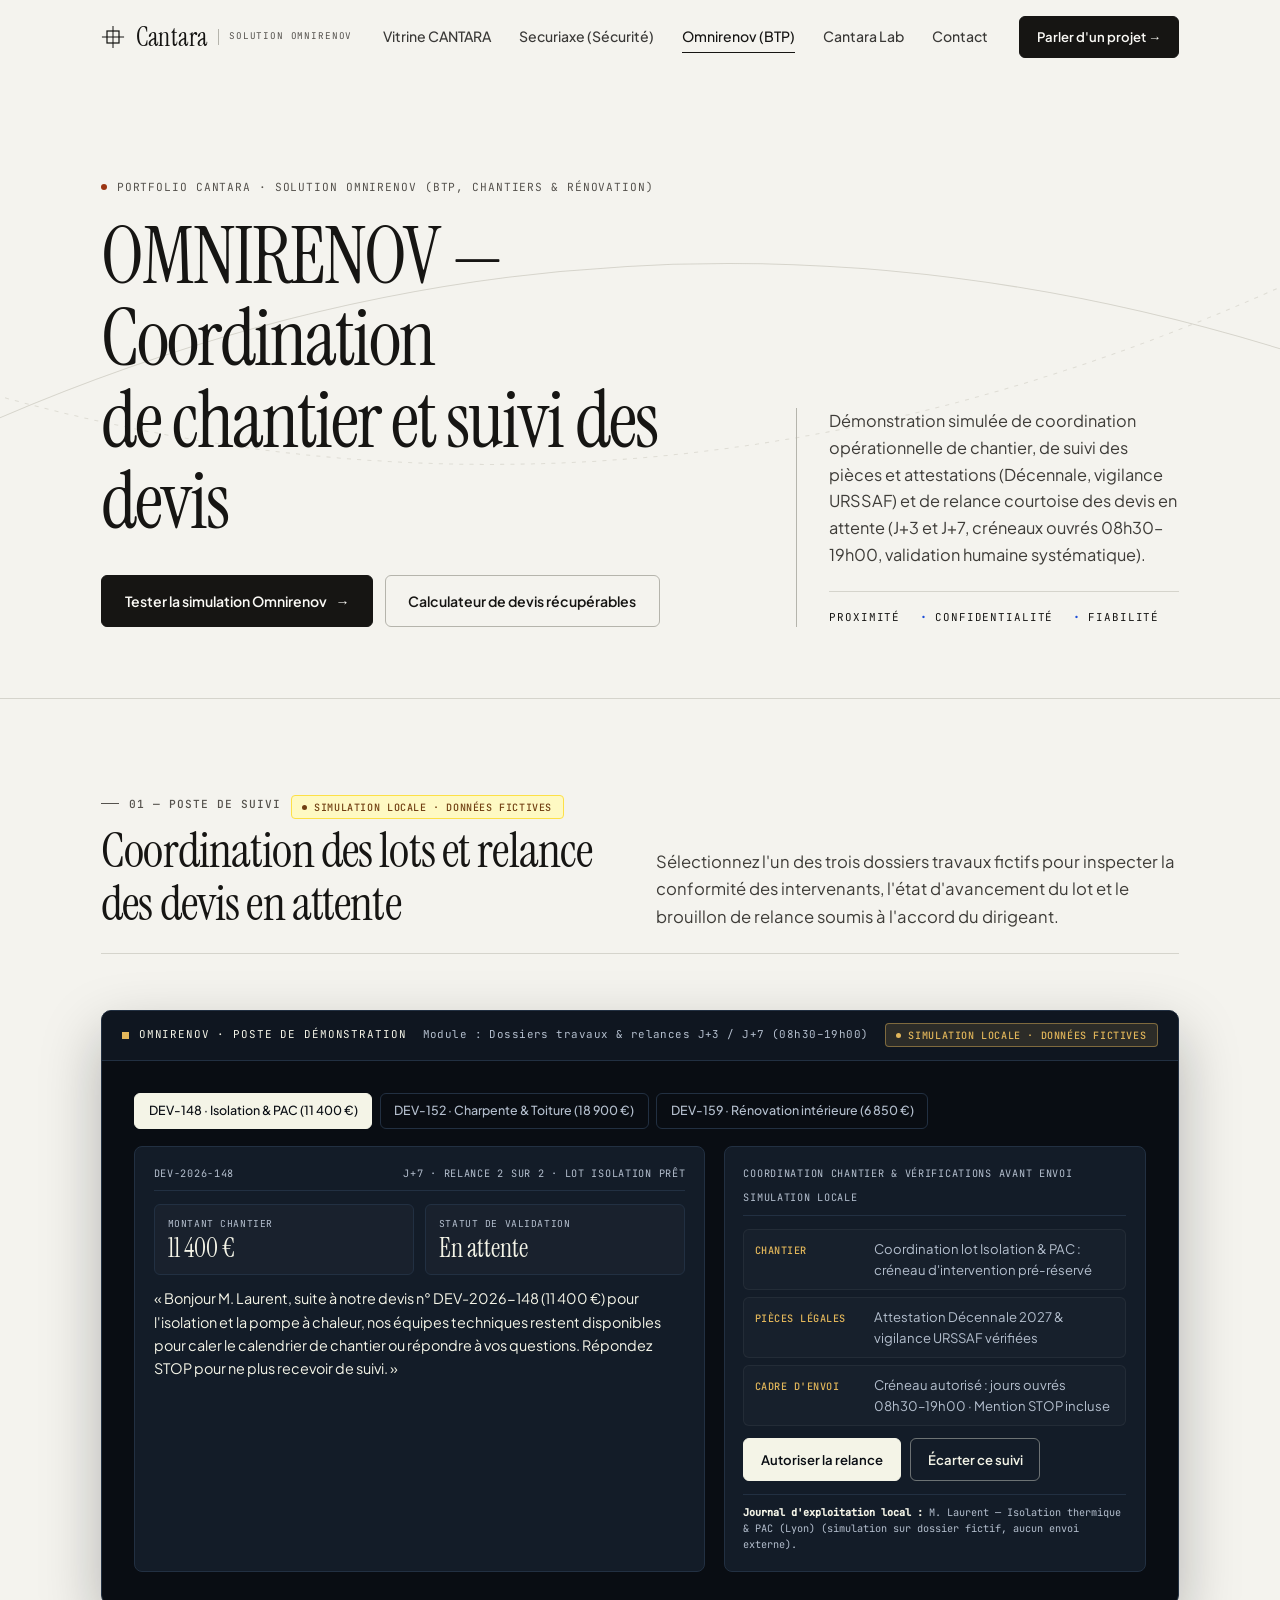
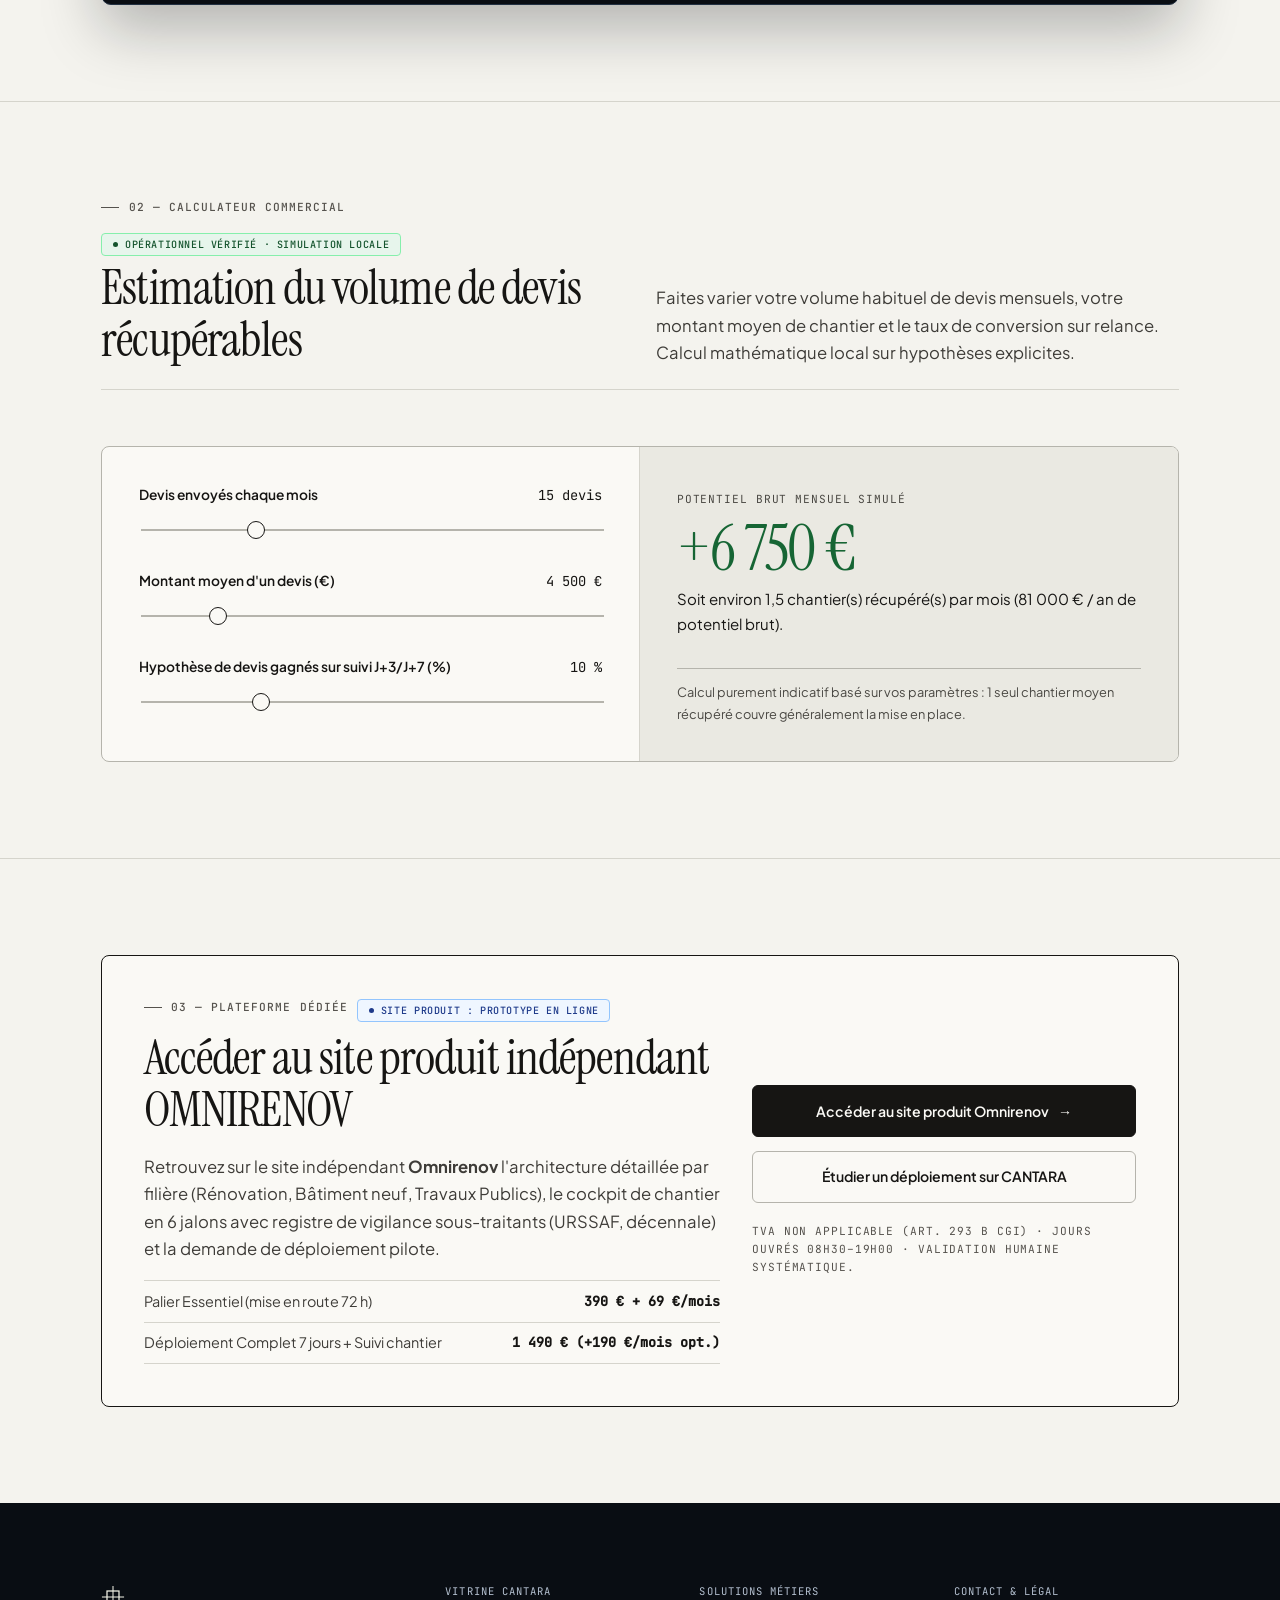
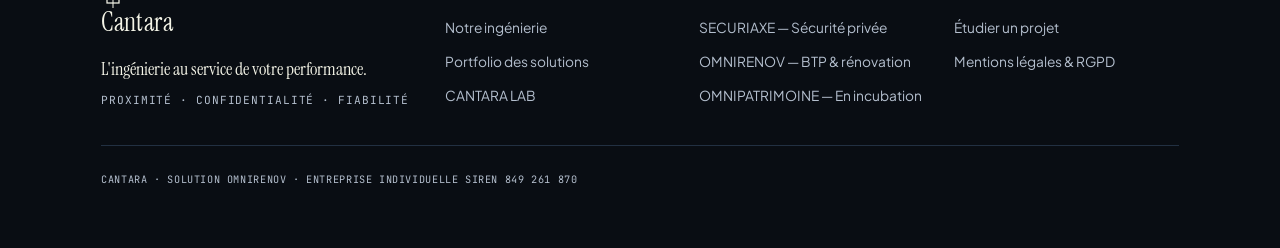
<file: sites/cantara-v3/btp.html>
<!DOCTYPE html>
<!--
  CANTARA — Démonstrateur Solution 02 : OMNIRENOV (BTP, Chantiers & Rénovation)
  Présentation + Simulation de coordination de chantier & suivi de devis J+3/J+7 + Simulateur de potentiel.
  Site métier indépendant : En préparation · Orientation via la vitrine CANTARA.
-->
<html lang="fr">
<head>
  <meta charset="UTF-8">
  <meta name="viewport" content="width=device-width, initial-scale=1">
  <title>OMNIRENOV — Démonstrateur BTP, Chantiers &amp; Suivi Devis sur CANTARA</title>
  <meta name="description" content="Explorez la démonstration OMNIRENOV sur CANTARA : coordination de chantier, contrôle des attestations Décennale et URSSAF, suivi courtois des devis J+3/J+7 et simulateur de potentiel.">
  <meta name="robots" content="noindex, nofollow">
  <meta name="theme-color" content="#F4F3EE">
  <link rel="icon" type="image/svg+xml" href="data:image/svg+xml,%3Csvg xmlns='http://www.w3.org/2000/svg' viewBox='0 0 32 32'%3E%3Crect width='32' height='32' fill='%23161513'/%3E%3Cpath d='M16 6v20M6 16h20' stroke='%23F4F3EE' stroke-width='1.5'/%3E%3Crect x='10' y='10' width='12' height='12' fill='none' stroke='%23F4F3EE' stroke-width='1.5'/%3E%3C/svg%3E">
  <link rel="stylesheet" href="fonts.css">
  <link rel="stylesheet" href="comet.css">
</head>
<body>
  <a class="skip" href="#main">Aller au contenu principal</a>
  <div class="scroll-rail" aria-hidden="true"><i></i></div>

  <header class="site-header" id="siteHeader">
    <div class="wrap header-inner">
      <a class="brand" href="index.html">
        <svg class="brand-mark" viewBox="0 0 26 26" fill="none" aria-hidden="true">
          <rect x="6.5" y="6.5" width="13" height="13" stroke-width="1.35"/>
          <path d="M13 1v24M1 13h24" stroke-width="1.1"/>
        </svg>
        <span class="brand-name">Cantara</span>
        <span class="brand-note">Solution Omnirenov</span>
      </a>
      <nav class="nav" id="mainNav" aria-label="Navigation principale">
        <a href="index.html">Vitrine CANTARA</a>
        <a href="securite-privee.html">Securiaxe (Sécurité)</a>
        <a href="btp.html" aria-current="page">Omnirenov (BTP)</a>
        <a href="index.html#lab">Cantara Lab</a>
        <a href="index.html#contact">Contact</a>
        <a href="index.html#contact" class="btn btn-primary btn-sm nav-cta">Parler d'un projet</a>
      </nav>
      <a href="index.html#contact" class="btn btn-primary btn-sm header-cta">Parler d'un projet →</a>
      <button class="menu-btn" id="menuBtn" type="button" aria-expanded="false" aria-controls="mainNav">Menu</button>
    </div>
  </header>

  <main id="main">
    <!-- ================= HERO SOLUTION OMNIRENOV ================= -->
    <section class="hero-comet" aria-labelledby="btpTitle">
      <svg class="orbit-bg" viewBox="0 0 1440 700" fill="none" preserveAspectRatio="xMidYMin slice" aria-hidden="true">
        <path d="M -80 480 Q 700 60 1520 390" stroke="#CCCAC0" stroke-width="1"/>
        <path d="M -100 310 Q 720 630 1540 170" stroke="#D8D6CD" stroke-width="1" stroke-dasharray="4 6"/>
      </svg>

      <div class="wrap hero-layout">
        <div>
          <div class="hero-kicker">
            <i style="background:var(--accent-btp)" aria-hidden="true"></i>
            <span>Portfolio CANTARA · Solution OMNIRENOV (BTP, Chantiers &amp; Rénovation)</span>
          </div>
          <h1 class="display" id="btpTitle">
            <span class="reveal-line"><span>OMNIRENOV — Coordination</span></span>
            <span class="reveal-line"><span>de chantier et suivi des devis</span></span>
          </h1>
          <div class="hero-actions">
            <a href="#cockpit" class="btn btn-primary">Tester la simulation Omnirenov <span class="arrow" aria-hidden="true">→</span></a>
            <a href="#simulateur" class="btn btn-ghost">Calculateur de devis récupérables</a>
          </div>
        </div>

        <div class="hero-aside">
          <p class="lede">
            Démonstration simulée de coordination opérationnelle de chantier, de suivi des pièces et attestations (Décennale, vigilance URSSAF) et de relance courtoise des devis en attente (J+3 et J+7, créneaux ouvrés 08h30–19h00, validation humaine systématique).
          </p>
          <div class="hero-pillars" aria-label="Engagements CANTARA">
            <span>Proximité</span>
            <span>Confidentialité</span>
            <span>Fiabilité</span>
          </div>
        </div>
      </div>
    </section>

    <!-- ================= COCKPIT OMNIRENOV : CHANTIER & SUIVI DEVIS ================= -->
    <section class="section" id="cockpit" aria-labelledby="btpCockpitTitle">
      <div class="wrap">
        <div class="section-head fade-up">
          <div>
            <div style="display:flex;align-items:center;gap:.6rem;flex-wrap:wrap;margin-bottom:.35rem">
              <span class="sec-eyebrow">01 — Poste de suivi</span>
              <span class="status-badge sim">Simulation locale · Données fictives</span>
            </div>
            <h2 class="h2" id="btpCockpitTitle">Coordination des lots et relance des devis en attente</h2>
          </div>
          <p class="lede">Sélectionnez l'un des trois dossiers travaux fictifs pour inspecter la conformité des intervenants, l'état d'avancement du lot et le brouillon de relance soumis à l'accord du dirigeant.</p>
        </div>

        <div class="comet-window">
          <div class="comet-chrome">
            <span class="workstation-brand">Omnirenov · Poste de démonstration</span>
            <span class="comet-address">Module : Dossiers travaux &amp; relances J+3 / J+7 (08h30–19h00)</span>
            <span class="status-badge sim">Simulation locale · Données fictives</span>
          </div>

          <div class="comet-body">
            <div class="intent-pills" role="tablist" aria-label="Choisir un dossier chantier et devis fictif">
              <button type="button" class="intent-pill" role="tab" aria-selected="true" data-deal="0">DEV-148 · Isolation &amp; PAC (11 400 €)</button>
              <button type="button" class="intent-pill" role="tab" aria-selected="false" data-deal="1">DEV-152 · Charpente &amp; Toiture (18 900 €)</button>
              <button type="button" class="intent-pill" role="tab" aria-selected="false" data-deal="2">DEV-159 · Rénovation intérieure (6 850 €)</button>
            </div>

            <div class="comet-canvas" id="btpStage" aria-live="polite">
              <!-- Rendu dynamique par btp-v3.js -->
            </div>
          </div>
        </div>
      </div>
    </section>

    <!-- ================= SIMULATEUR DEVIS RÉCUPÉRÉS ================= -->
    <section class="section section-bordered" id="simulateur" aria-labelledby="btpSimTitle">
      <div class="wrap">
        <div class="section-head fade-up">
          <div>
            <div style="display:flex;align-items:center;gap:.6rem;flex-wrap:wrap;margin-bottom:.35rem">
              <span class="sec-eyebrow">02 — Calculateur commercial</span>
              <span class="status-badge op">Opérationnel vérifié · Simulation locale</span>
            </div>
            <h2 class="h2" id="btpSimTitle">Estimation du volume de devis récupérables</h2>
          </div>
          <p class="lede">Faites varier votre volume habituel de devis mensuels, votre montant moyen de chantier et le taux de conversion sur relance. Calcul mathématique local sur hypothèses explicites.</p>
        </div>

        <div class="panel-clean sim-split fade-up">
          <div class="sim-left">
            <div class="field">
              <div class="field-row">
                <label for="rVol">Devis envoyés chaque mois</label>
                <output id="rVolOut" for="rVol">15 devis</output>
              </div>
              <input type="range" id="rVol" min="4" max="50" step="1" value="15">
            </div>
            <div class="field">
              <div class="field-row">
                <label for="rTicket">Montant moyen d'un devis (€)</label>
                <output id="rTicketOut" for="rTicket">4 500 €</output>
              </div>
              <input type="range" id="rTicket" min="800" max="25000" step="100" value="4500">
            </div>
            <div class="field" style="margin-bottom:0">
              <div class="field-row">
                <label for="rRate">Hypothèse de devis gagnés sur suivi J+3/J+7 (%)</label>
                <output id="rRateOut" for="rRate">10 %</output>
              </div>
              <input type="range" id="rRate" min="5" max="25" step="1" value="10">
            </div>
          </div>

          <div class="sim-right">
            <div>
              <span class="mono" style="color:var(--ink-stone)">Potentiel brut mensuel simulé</span>
              <div class="sim-big gain" id="rGain">+6 750 €</div>
              <p id="rSummary" style="margin:.4rem 0 0;font-size:.94rem;color:var(--ink)"></p>
            </div>
            <p style="margin:0;font-size:.8rem;color:var(--ink-stone);border-top:1px solid var(--edge-strong);padding-top:.85rem">
              Calcul purement indicatif basé sur vos paramètres : 1 seul chantier moyen récupéré couvre généralement la mise en place.
            </p>
          </div>
        </div>
      </div>
    </section>

    <!-- ================= PASSERELLE OMNIRENOV ================= -->
    <section class="section section-bordered" aria-labelledby="btpHandoffTitle">
      <div class="wrap">
        <div class="handoff-box fade-up">
          <div>
            <div style="display:flex;align-items:center;gap:.6rem;flex-wrap:wrap">
              <span class="sec-eyebrow">03 — Plateforme dédiée</span>
              <span class="status-badge proto">Site produit : Prototype en ligne</span>
            </div>
            <h2 class="h2" id="btpHandoffTitle" style="margin-top:.55rem">Accéder au site produit indépendant OMNIRENOV</h2>
            <p class="lede" style="margin-top:1rem">
              Retrouvez sur le site indépendant <strong>Omnirenov</strong> l'architecture détaillée par filière (Rénovation, Bâtiment neuf, Travaux Publics), le cockpit de chantier en 6 jalons avec registre de vigilance sous-traitants (URSSAF, décennale) et la demande de déploiement pilote.
            </p>
            <ul class="handoff-list">
              <li><span>Palier Essentiel (mise en route 72 h)</span><strong>390 € + 69 €/mois</strong></li>
              <li><span>Déploiement Complet 7 jours + Suivi chantier</span><strong>1 490 € (+190 €/mois opt.)</strong></li>
            </ul>
          </div>

          <div style="display:flex;flex-direction:column;gap:.85rem">
            <a href="../omnirenov/index.html" class="btn btn-primary">
              <span>Accéder au site produit Omnirenov</span>
              <span class="arrow" aria-hidden="true">→</span>
            </a>
            <a href="index.html#contact" class="btn btn-ghost">
              Étudier un déploiement sur CANTARA
            </a>
            <p class="mono" style="margin:.4rem 0 0;line-height:1.6">
              TVA non applicable (art. 293 B CGI) · Jours ouvrés 08h30–19h00 · Validation humaine systématique.
            </p>
          </div>
        </div>
      </div>
    </section>
  </main>

  <footer class="site-footer">
    <div class="wrap">
      <div class="footer-grid">
        <div>
          <a class="brand" href="index.html" style="color:var(--cream)">
            <svg class="brand-mark" viewBox="0 0 26 26" fill="none" aria-hidden="true">
              <rect x="6.5" y="6.5" width="13" height="13" stroke-width="1.35"/>
              <path d="M13 1v24M1 13h24" stroke-width="1.1"/>
            </svg>
            <span class="brand-name">Cantara</span>
          </a>
          <p style="margin:.8rem 0 .4rem;color:var(--cream);font-family:var(--serif);font-size:1.15rem">L'ingénierie au service de votre performance.</p>
          <p class="mono" style="margin:0">Proximité · Confidentialité · Fiabilité</p>
        </div>
        <div>
          <p class="footer-title">Vitrine CANTARA</p>
          <ul>
            <li><a href="index.html#ingenierie">Notre ingénierie</a></li>
            <li><a href="index.html#portfolio">Portfolio des solutions</a></li>
            <li><a href="index.html#lab">CANTARA LAB</a></li>
          </ul>
        </div>
        <div>
          <p class="footer-title">Solutions métiers</p>
          <ul>
            <li><a href="securite-privee.html">SECURIAXE — Sécurité privée</a></li>
            <li><a href="btp.html">OMNIRENOV — BTP &amp; rénovation</a></li>
            <li><a href="index.html#portfolio">OMNIPATRIMOINE — En incubation</a></li>
          </ul>
        </div>
        <div>
          <p class="footer-title">Contact &amp; Légal</p>
          <ul>
            <li><a href="index.html#contact">Étudier un projet</a></li>
            <li><a href="mentions.html">Mentions légales &amp; RGPD</a></li>
          </ul>
        </div>
      </div>
      <p class="footer-legal">
        CANTARA · Solution OMNIRENOV · Entreprise Individuelle SIREN 849 261 870
      </p>
    </div>
  </footer>

  <script src="comet.js" defer></script>
  <script src="btp-v3.js" defer></script>
</body>
</html>
</file>
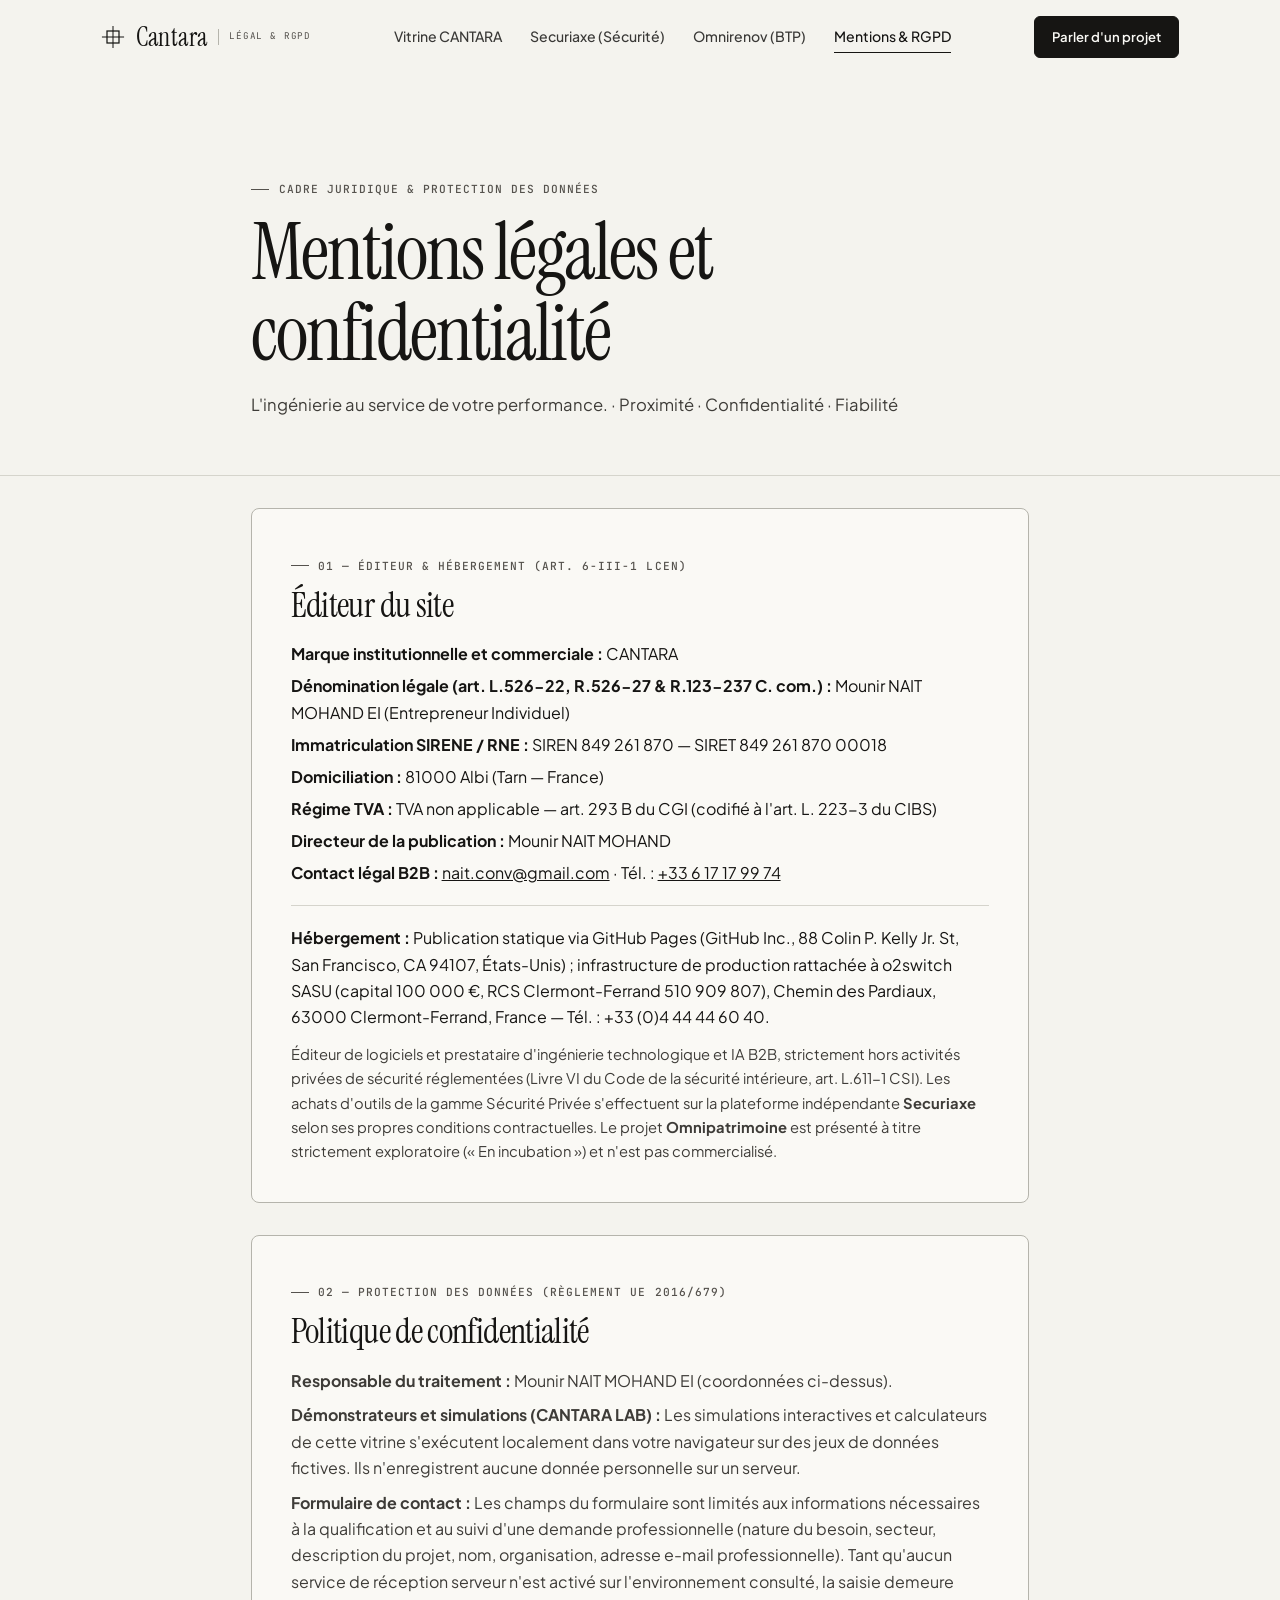
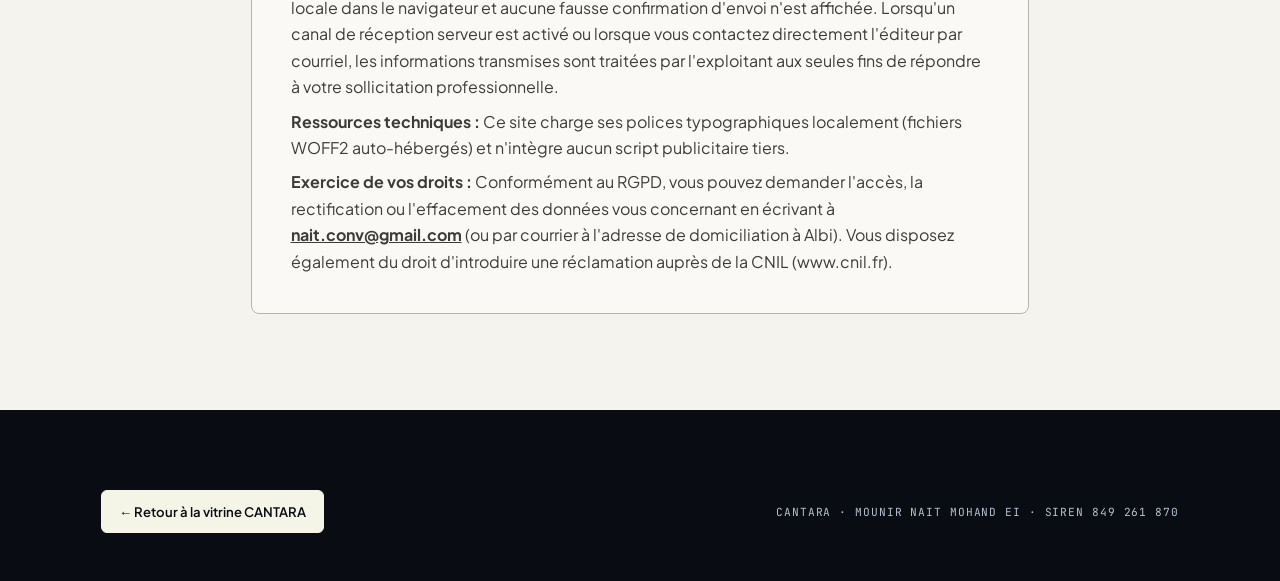
<file: sites/cantara-v3/mentions.html>
<!DOCTYPE html>
<!--
  CANTARA — Mentions légales (LCEN) & Politique de confidentialité RGPD
  UNIQUE page affichant les coordonnées personnelles légalement obligatoires de l'Entrepreneur Individuel.
-->
<html lang="fr">
<head>
  <meta charset="UTF-8">
  <meta name="viewport" content="width=device-width, initial-scale=1">
  <title>Mentions légales &amp; RGPD — CANTARA</title>
  <meta name="description" content="Mentions légales obligatoires (LCEN) et politique de confidentialité de CANTARA.">
  <meta name="robots" content="noindex, nofollow">
  <meta name="theme-color" content="#F4F3EE">
  <link rel="icon" type="image/svg+xml" href="data:image/svg+xml,%3Csvg xmlns='http://www.w3.org/2000/svg' viewBox='0 0 32 32'%3E%3Crect width='32' height='32' fill='%23161513'/%3E%3Cpath d='M16 6v20M6 16h20' stroke='%23F4F3EE' stroke-width='1.5'/%3E%3Crect x='10' y='10' width='12' height='12' fill='none' stroke='%23F4F3EE' stroke-width='1.5'/%3E%3C/svg%3E">
  <link rel="stylesheet" href="fonts.css">
  <link rel="stylesheet" href="comet.css">
</head>
<body>
  <a class="skip" href="#main">Aller au contenu principal</a>
  <div class="scroll-rail" aria-hidden="true"><i></i></div>

  <header class="site-header" id="siteHeader">
    <div class="wrap header-inner">
      <a class="brand" href="index.html">
        <svg class="brand-mark" viewBox="0 0 26 26" fill="none" aria-hidden="true">
          <rect x="6.5" y="6.5" width="13" height="13" stroke-width="1.35"/>
          <path d="M13 1v24M1 13h24" stroke-width="1.1"/>
        </svg>
        <span class="brand-name">Cantara</span>
        <span class="brand-note">Légal &amp; RGPD</span>
      </a>
      <nav class="nav" id="mainNav" aria-label="Navigation principale">
        <a href="index.html">Vitrine CANTARA</a>
        <a href="securite-privee.html">Securiaxe (Sécurité)</a>
        <a href="btp.html">Omnirenov (BTP)</a>
        <a href="mentions.html" aria-current="page">Mentions &amp; RGPD</a>
        <a href="index.html#contact" class="btn btn-primary btn-sm nav-cta">Parler d'un projet</a>
      </nav>
      <a href="index.html#contact" class="btn btn-primary btn-sm header-cta">Parler d'un projet</a>
      <button class="menu-btn" id="menuBtn" type="button" aria-expanded="false" aria-controls="mainNav">Menu</button>
    </div>
  </header>

  <main id="main">
    <section class="hero-comet" style="text-align:left;padding-bottom:2.5rem" aria-labelledby="legalTitle">
      <div class="wrap-narrow">
        <span class="sec-eyebrow">Cadre juridique &amp; protection des données</span>
        <h1 class="display" id="legalTitle" style="margin-top:.4rem">Mentions légales et confidentialité</h1>
        <p class="lede" style="margin-top:1rem">L'ingénierie au service de votre performance. · Proximité · Confidentialité · Fiabilité</p>
      </div>
    </section>

    <section class="section" style="padding-top:2rem" aria-labelledby="editeurTitle">
      <div class="wrap-narrow" style="display:grid;gap:2rem">
        <div class="panel-clean" style="padding:clamp(1.5rem,3vw,2.4rem)">
          <span class="sec-eyebrow">01 — Éditeur &amp; Hébergement (Art. 6-III-1 LCEN)</span>
          <h2 class="h2" id="editeurTitle" style="font-size:clamp(1.7rem,3vw,2.2rem);margin-bottom:1.1rem">Éditeur du site</h2>
          <p style="margin:.35rem 0"><strong>Marque institutionnelle et commerciale :</strong> CANTARA</p>
          <p style="margin:.35rem 0"><strong>Dénomination légale (art. L.526-22, R.526-27 &amp; R.123-237 C. com.) :</strong> Mounir NAIT MOHAND EI (Entrepreneur Individuel)</p>
          <p style="margin:.35rem 0"><strong>Immatriculation SIRENE / RNE :</strong> SIREN 849 261 870 — SIRET 849 261 870 00018</p>
          <p style="margin:.35rem 0"><strong>Domiciliation :</strong> 81000 Albi (Tarn — France)</p>
          <p style="margin:.35rem 0"><strong>Régime TVA :</strong> TVA non applicable — art. 293 B du CGI (codifié à l'art. L. 223-3 du CIBS)</p>
          <p style="margin:.35rem 0"><strong>Directeur de la publication :</strong> Mounir NAIT MOHAND</p>
          <p style="margin:.35rem 0"><strong>Contact légal B2B :</strong> <a href="mailto:nait.conv@gmail.com">nait.conv@gmail.com</a> · Tél. : <a href="tel:+33617179974">+33 6 17 17 99 74</a></p>
          <hr style="border:0;border-top:1px solid var(--edge);margin:1.2rem 0">
          <p style="margin:.35rem 0"><strong>Hébergement :</strong> Publication statique via GitHub Pages (GitHub Inc., 88 Colin P. Kelly Jr. St, San Francisco, CA 94107, États-Unis) ; infrastructure de production rattachée à o2switch SASU (capital 100 000 €, RCS Clermont-Ferrand 510 909 807), Chemin des Pardiaux, 63000 Clermont-Ferrand, France — Tél. : +33 (0)4 44 44 60 40.</p>
          <p style="margin:.7rem 0 0;color:var(--ink-body);font-size:.92rem">Éditeur de logiciels et prestataire d'ingénierie technologique et IA B2B, strictement hors activités privées de sécurité réglementées (Livre VI du Code de la sécurité intérieure, art. L.611-1 CSI). Les achats d'outils de la gamme Sécurité Privée s'effectuent sur la plateforme indépendante <strong>Securiaxe</strong> selon ses propres conditions contractuelles. Le projet <strong>Omnipatrimoine</strong> est présenté à titre strictement exploratoire (« En incubation ») et n'est pas commercialisé.</p>
        </div>

        <div class="panel-clean" style="padding:clamp(1.5rem,3vw,2.4rem)">
          <span class="sec-eyebrow">02 — Protection des données (Règlement UE 2016/679)</span>
          <h2 class="h2" style="font-size:clamp(1.7rem,3vw,2.2rem);margin-bottom:1.1rem">Politique de confidentialité</h2>
          <p style="margin:.5rem 0;color:var(--ink-body)"><strong>Responsable du traitement :</strong> Mounir NAIT MOHAND EI (coordonnées ci-dessus).</p>
          <p style="margin:.5rem 0;color:var(--ink-body)"><strong>Démonstrateurs et simulations (CANTARA LAB) :</strong> Les simulations interactives et calculateurs de cette vitrine s'exécutent localement dans votre navigateur sur des jeux de données fictives. Ils n'enregistrent aucune donnée personnelle sur un serveur.</p>
          <p style="margin:.5rem 0;color:var(--ink-body)"><strong>Formulaire de contact :</strong> Les champs du formulaire sont limités aux informations nécessaires à la qualification et au suivi d'une demande professionnelle (nature du besoin, secteur, description du projet, nom, organisation, adresse e-mail professionnelle). Tant qu'aucun service de réception serveur n'est activé sur l'environnement consulté, la saisie demeure locale dans le navigateur et aucune fausse confirmation d'envoi n'est affichée. Lorsqu'un canal de réception serveur est activé ou lorsque vous contactez directement l'éditeur par courriel, les informations transmises sont traitées par l'exploitant aux seules fins de répondre à votre sollicitation professionnelle.</p>
          <p style="margin:.5rem 0;color:var(--ink-body)"><strong>Ressources techniques :</strong> Ce site charge ses polices typographiques localement (fichiers WOFF2 auto-hébergés) et n'intègre aucun script publicitaire tiers.</p>
          <p style="margin:.5rem 0 0;color:var(--ink-body)"><strong>Exercice de vos droits :</strong> Conformément au RGPD, vous pouvez demander l'accès, la rectification ou l'effacement des données vous concernant en écrivant à <a href="mailto:nait.conv@gmail.com"><strong>nait.conv@gmail.com</strong></a> (ou par courrier à l'adresse de domiciliation à Albi). Vous disposez également du droit d'introduire une réclamation auprès de la CNIL (www.cnil.fr).</p>
        </div>
      </div>
    </section>
  </main>

  <footer class="site-footer">
    <div class="wrap">
      <div style="display:flex;justify-content:space-between;align-items:center;gap:1rem;flex-wrap:wrap">
        <a href="index.html" class="btn btn-primary btn-sm">← Retour à la vitrine CANTARA</a>
        <span class="mono">CANTARA · Mounir NAIT MOHAND EI · SIREN 849 261 870</span>
      </div>
    </div>
  </footer>

  <script src="comet.js" defer></script>
</body>
</html>
</file>
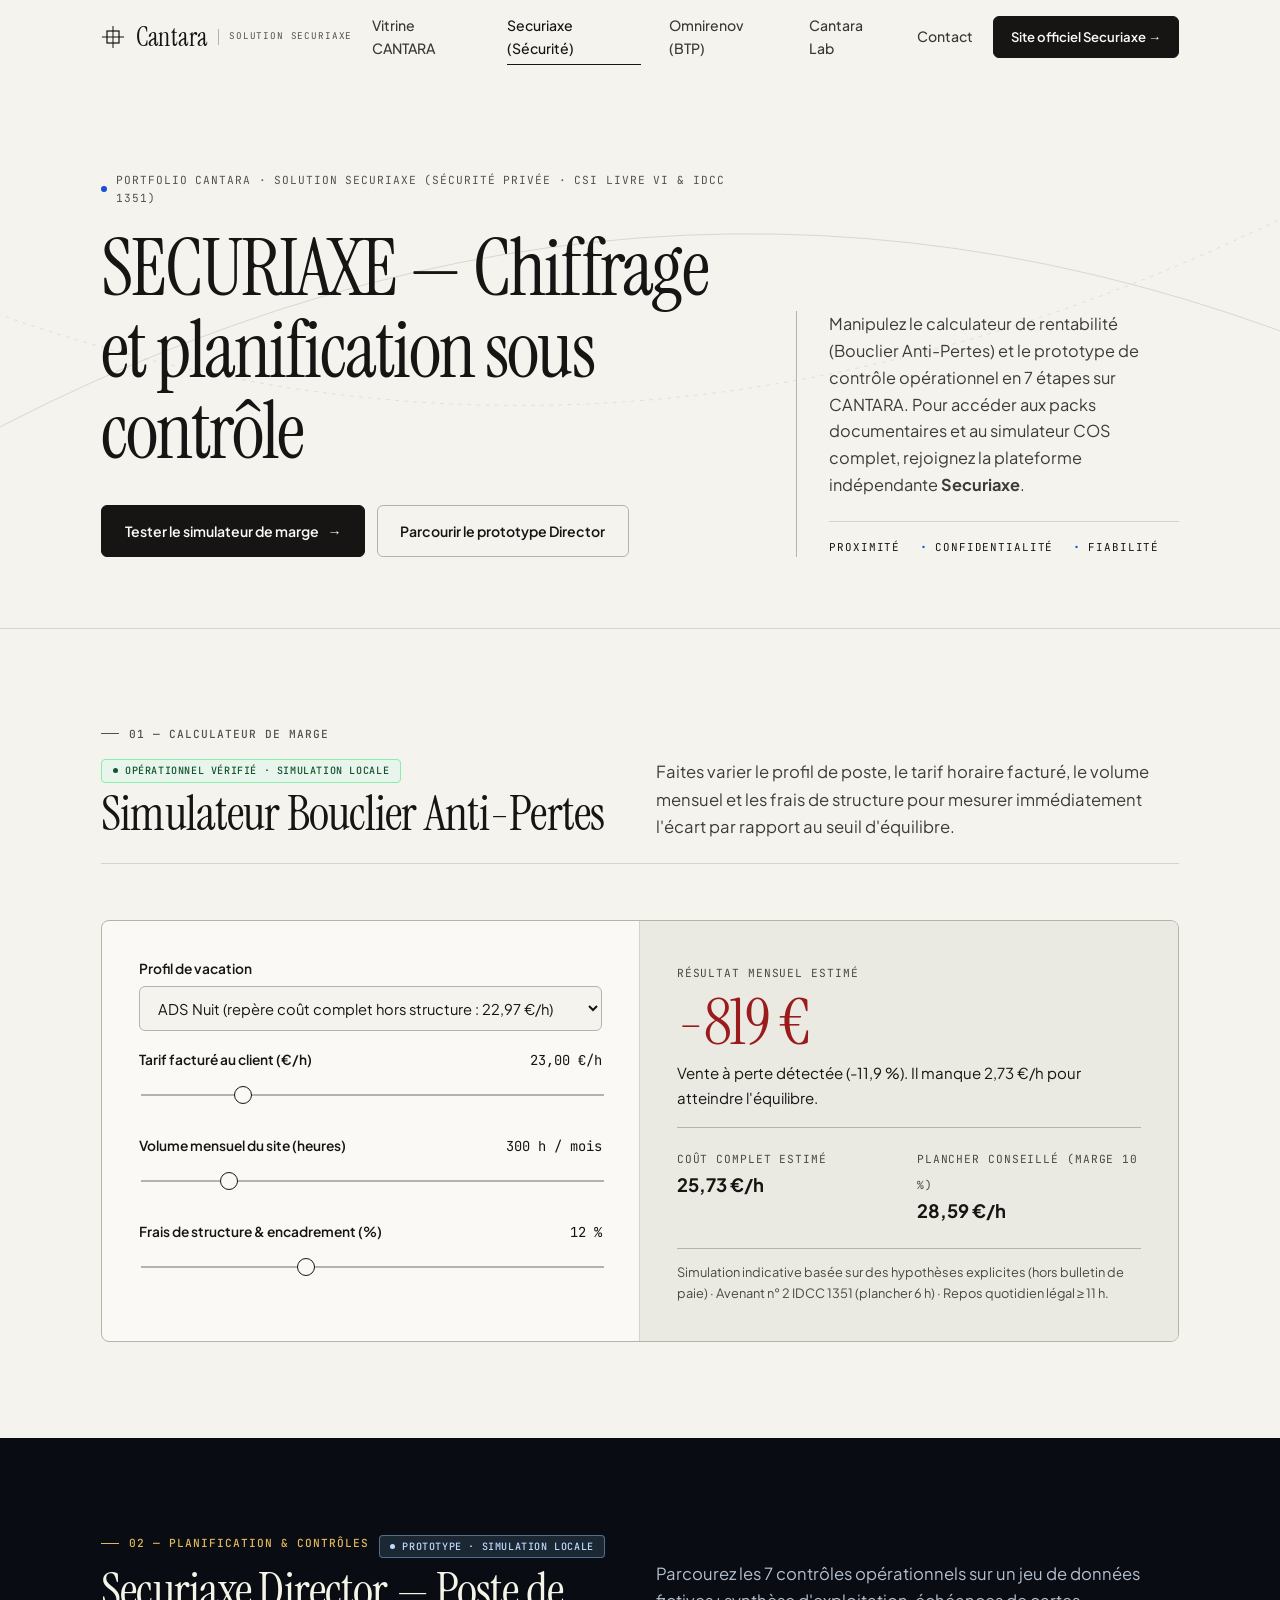
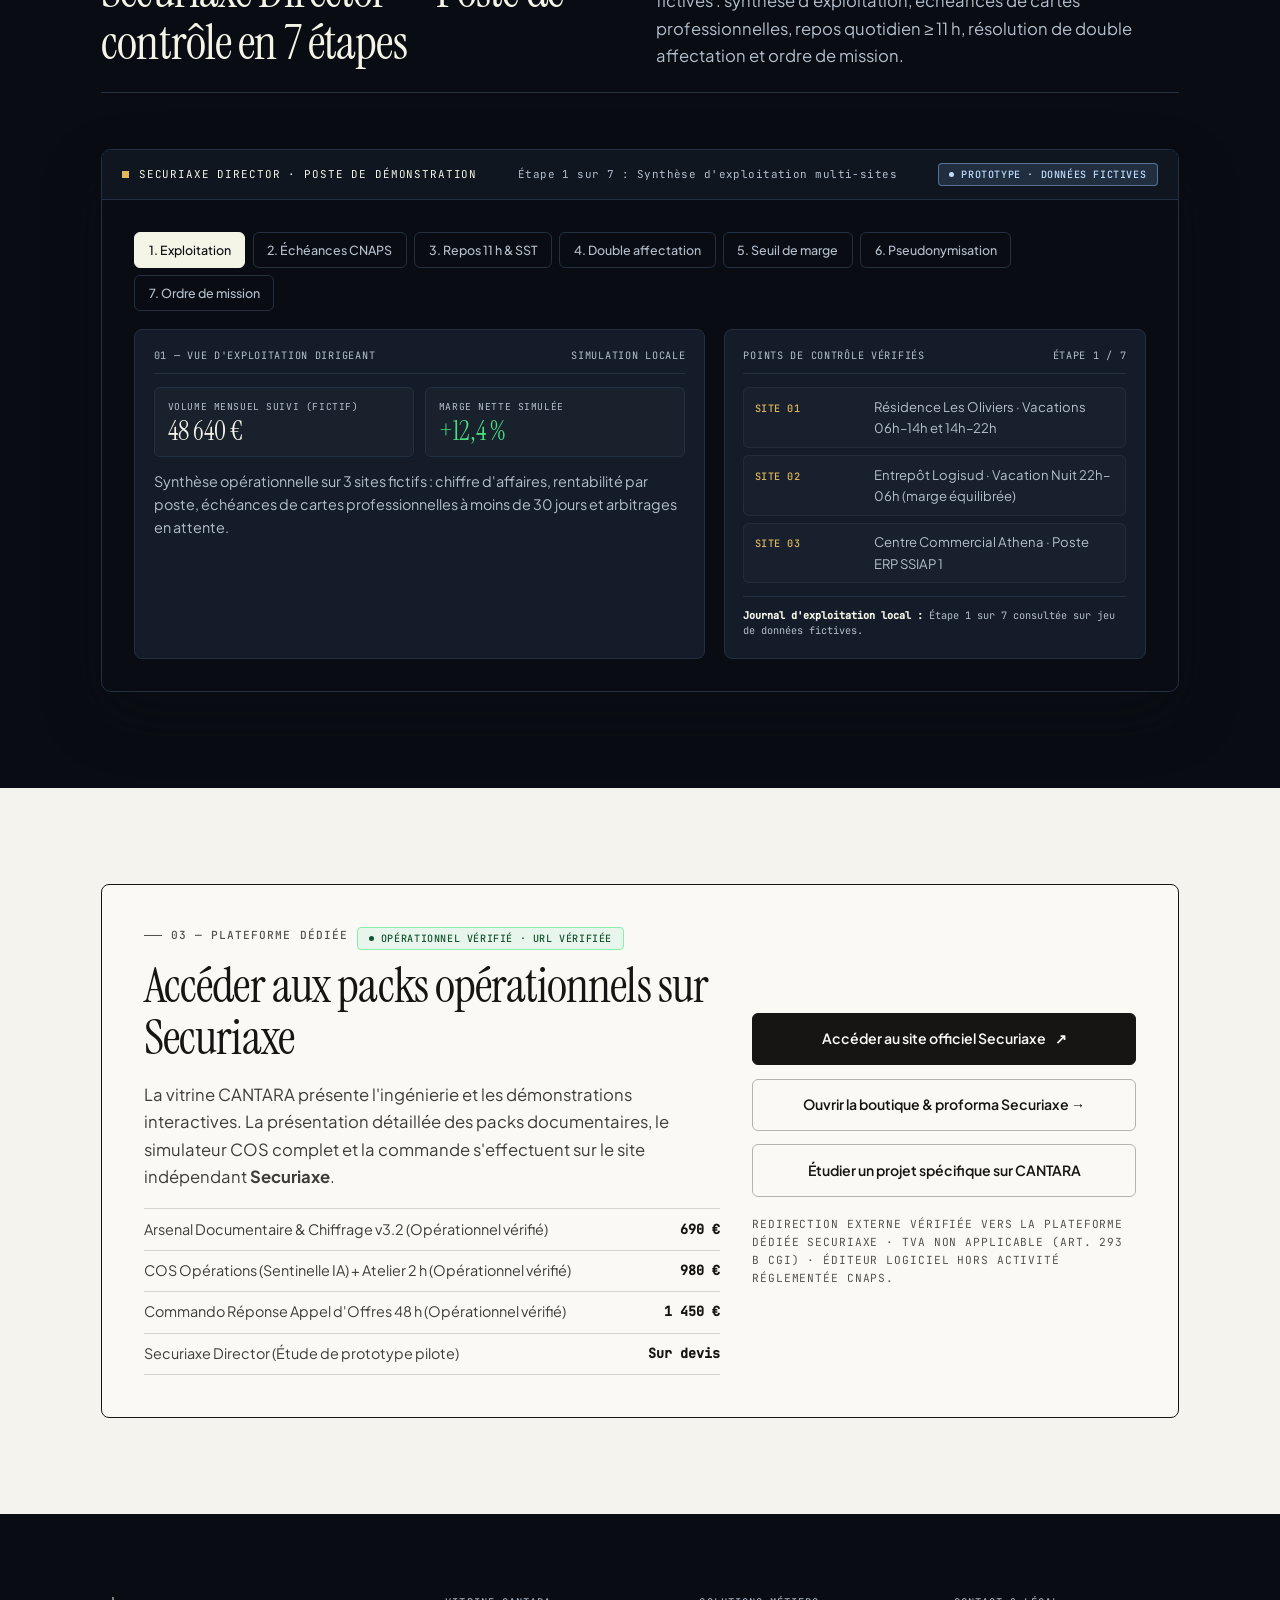
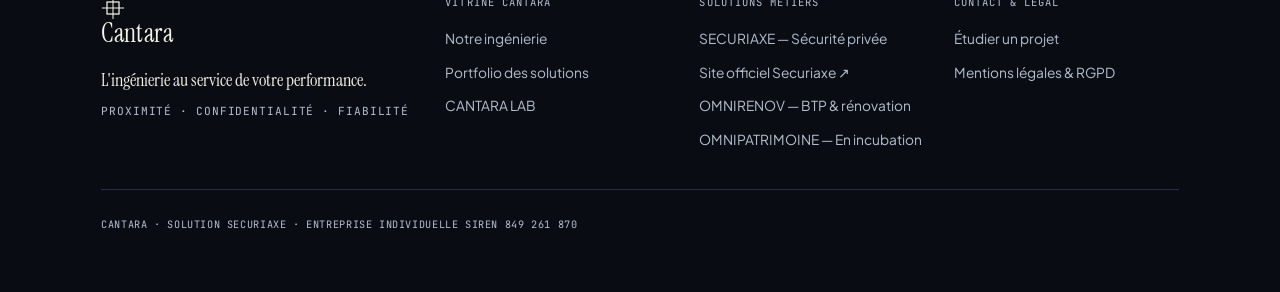
<file: sites/cantara-v3/securite-privee.html>
<!DOCTYPE html>
<!--
  CANTARA — Démonstrateur Solution 01 : SECURIAXE (Sécurité Privée)
  Présentation + Simulateur de marge contrat (Bouclier Anti-Pertes) + Prototype 7 étapes Securiaxe Director.
  Séparation vitrine / site métier : l'acquisition des packs opérationnels s'effectue sur la plateforme officielle Securiaxe.
-->
<html lang="fr">
<head>
  <meta charset="UTF-8">
  <meta name="viewport" content="width=device-width, initial-scale=1">
  <title>SECURIAXE — Démonstrateurs Sécurité Privée sur CANTARA</title>
  <meta name="description" content="Testez le simulateur de marge contrat (Bouclier Anti-Pertes) et le prototype 7 étapes de Securiaxe Director sur CANTARA, puis accédez au site officiel Securiaxe.">
  <meta name="robots" content="noindex, nofollow">
  <meta name="theme-color" content="#F4F3EE">
  <link rel="icon" type="image/svg+xml" href="data:image/svg+xml,%3Csvg xmlns='http://www.w3.org/2000/svg' viewBox='0 0 32 32'%3E%3Crect width='32' height='32' fill='%23161513'/%3E%3Cpath d='M16 6v20M6 16h20' stroke='%23F4F3EE' stroke-width='1.5'/%3E%3Crect x='10' y='10' width='12' height='12' fill='none' stroke='%23F4F3EE' stroke-width='1.5'/%3E%3C/svg%3E">
  <link rel="stylesheet" href="fonts.css">
  <link rel="stylesheet" href="comet.css">
</head>
<body>
  <a class="skip" href="#main">Aller au contenu principal</a>
  <div class="scroll-rail" aria-hidden="true"><i></i></div>

  <header class="site-header" id="siteHeader">
    <div class="wrap header-inner">
      <a class="brand" href="index.html">
        <svg class="brand-mark" viewBox="0 0 26 26" fill="none" aria-hidden="true">
          <rect x="6.5" y="6.5" width="13" height="13" stroke-width="1.35"/>
          <path d="M13 1v24M1 13h24" stroke-width="1.1"/>
        </svg>
        <span class="brand-name">Cantara</span>
        <span class="brand-note">Solution Securiaxe</span>
      </a>
      <nav class="nav" id="mainNav" aria-label="Navigation principale">
        <a href="index.html">Vitrine CANTARA</a>
        <a href="securite-privee.html" aria-current="page">Securiaxe (Sécurité)</a>
        <a href="btp.html">Omnirenov (BTP)</a>
        <a href="index.html#lab">Cantara Lab</a>
        <a href="index.html#contact">Contact</a>
        <a href="#site-securiaxe" class="btn btn-primary btn-sm nav-cta">Accéder à Securiaxe</a>
      </nav>
      <a href="#site-securiaxe" class="btn btn-primary btn-sm header-cta">Site officiel Securiaxe →</a>
      <button class="menu-btn" id="menuBtn" type="button" aria-expanded="false" aria-controls="mainNav">Menu</button>
    </div>
  </header>

  <main id="main">
    <!-- ================= HERO SOLUTION SECURIAXE ================= -->
    <section class="hero-comet" aria-labelledby="secuTitle">
      <svg class="orbit-bg" viewBox="0 0 1440 700" fill="none" preserveAspectRatio="xMidYMin slice" aria-hidden="true">
        <path d="M -80 500 Q 720 40 1520 380" stroke="#CCCAC0" stroke-width="1"/>
        <path d="M -100 280 Q 700 620 1540 160" stroke="#D8D6CD" stroke-width="1" stroke-dasharray="4 6"/>
      </svg>

      <div class="wrap hero-layout">
        <div>
          <div class="hero-kicker">
            <i aria-hidden="true"></i>
            <span>Portfolio CANTARA · Solution SECURIAXE (Sécurité privée · CSI Livre VI &amp; IDCC 1351)</span>
          </div>
          <h1 class="display" id="secuTitle">
            <span class="reveal-line"><span>SECURIAXE — Chiffrage</span></span>
            <span class="reveal-line"><span>et planification sous contrôle</span></span>
          </h1>
          <div class="hero-actions">
            <a href="#bouclier" class="btn btn-primary">Tester le simulateur de marge <span class="arrow" aria-hidden="true">→</span></a>
            <a href="#director" class="btn btn-ghost">Parcourir le prototype Director</a>
          </div>
        </div>

        <div class="hero-aside">
          <p class="lede">
            Manipulez le calculateur de rentabilité (Bouclier Anti-Pertes) et le prototype de contrôle opérationnel en 7 étapes sur CANTARA. Pour accéder aux packs documentaires et au simulateur COS complet, rejoignez la plateforme indépendante <strong>Securiaxe</strong>.
          </p>
          <div class="hero-pillars" aria-label="Engagements CANTARA">
            <span>Proximité</span>
            <span>Confidentialité</span>
            <span>Fiabilité</span>
          </div>
        </div>
      </div>
    </section>

    <!-- ================= SIMULATEUR DE MARGE D'UN CONTRAT : BOUCLIER ANTI-PERTES ================= -->
    <section class="section" id="bouclier" aria-labelledby="bouclierTitle">
      <div class="wrap">
        <div class="section-head fade-up">
          <div>
            <div style="display:flex;align-items:center;gap:.6rem;flex-wrap:wrap;margin-bottom:.35rem">
              <span class="sec-eyebrow">01 — Calculateur de marge</span>
              <span class="status-badge op">Opérationnel vérifié · Simulation locale</span>
            </div>
            <h2 class="h2" id="bouclierTitle">Simulateur Bouclier Anti-Pertes</h2>
          </div>
          <p class="lede">Faites varier le profil de poste, le tarif horaire facturé, le volume mensuel et les frais de structure pour mesurer immédiatement l'écart par rapport au seuil d'équilibre.</p>
        </div>

        <div class="panel-clean sim-split fade-up">
          <div class="sim-left">
            <div class="field">
              <label for="bType">Profil de vacation</label>
              <select class="input-ctrl" id="bType">
                <option value="nuit" selected>ADS Nuit (repère coût complet hors structure : 22,97 €/h)</option>
                <option value="jour">ADS Jour (repère coût complet hors structure : 19,50 €/h)</option>
                <option value="ssiap">SSIAP 1 (repère coût complet hors structure : 24,40 €/h)</option>
              </select>
            </div>
            <div class="field">
              <div class="field-row">
                <label for="bRate">Tarif facturé au client (€/h)</label>
                <output id="bRateOut" for="bRate">23,00 €/h</output>
              </div>
              <input type="range" id="bRate" min="18" max="42" step="0.5" value="23">
            </div>
            <div class="field">
              <div class="field-row">
                <label for="bHours">Volume mensuel du site (heures)</label>
                <output id="bHoursOut" for="bHours">300 h / mois</output>
              </div>
              <input type="range" id="bHours" min="40" max="1500" step="20" value="300">
            </div>
            <div class="field" style="margin-bottom:0">
              <div class="field-row">
                <label for="bStruct">Frais de structure &amp; encadrement (%)</label>
                <output id="bStructOut" for="bStruct">12 %</output>
              </div>
              <input type="range" id="bStruct" min="5" max="25" step="1" value="12">
            </div>
          </div>

          <div class="sim-right">
            <div>
              <span class="mono" style="color:var(--ink-stone)">Résultat mensuel estimé</span>
              <div class="sim-big loss" id="bResult">-819 €</div>
              <p id="bVerdict" style="margin:.4rem 0 0;font-size:.94rem;color:var(--ink)"></p>
              <div class="sim-kpis">
                <div>
                  <span class="mono" style="color:var(--ink-stone)">Coût complet estimé</span>
                  <div style="font-weight:700;font-size:1.15rem" id="bUnitCost">25,73 €/h</div>
                </div>
                <div>
                  <span class="mono" style="color:var(--ink-stone)">Plancher conseillé (marge 10 %)</span>
                  <div style="font-weight:700;font-size:1.15rem" id="bFloor">28,59 €/h</div>
                </div>
              </div>
            </div>
            <p style="margin:0;font-size:.8rem;color:var(--ink-stone);border-top:1px solid var(--edge-strong);padding-top:.85rem">
              Simulation indicative basée sur des hypothèses explicites (hors bulletin de paie) · Avenant n° 2 IDCC 1351 (plancher 6 h) · Repos quotidien légal ≥ 11 h.
            </p>
          </div>
        </div>
      </div>
    </section>

    <!-- ================= PROTOTYPE INTERACTIF : SECURIAXE DIRECTOR (7 ÉTAPES) ================= -->
    <section class="night section" id="director" aria-labelledby="dirTitle">
      <div class="wrap">
        <div class="section-head fade-up">
          <div>
            <div style="display:flex;align-items:center;gap:.6rem;flex-wrap:wrap;margin-bottom:.35rem">
              <span class="sec-eyebrow">02 — Planification &amp; contrôles</span>
              <span class="status-badge proto">Prototype · Simulation locale</span>
            </div>
            <h2 class="h2" id="dirTitle">Securiaxe Director — Poste de contrôle en 7 étapes</h2>
          </div>
          <p class="lede">Parcourez les 7 contrôles opérationnels sur un jeu de données fictives : synthèse d'exploitation, échéances de cartes professionnelles, repos quotidien ≥ 11 h, résolution de double affectation et ordre de mission.</p>
        </div>

        <div class="comet-stage">
          <div class="comet-window">
            <div class="comet-chrome">
              <span class="workstation-brand">Securiaxe Director · Poste de démonstration</span>
              <span class="comet-address" id="dirAddr">Étape 1 sur 7 : Synthèse d'exploitation</span>
              <span class="status-badge proto">Prototype · Données fictives</span>
            </div>

            <div class="comet-body">
              <div class="intent-pills" role="tablist" aria-label="Les 7 étapes de Securiaxe Director">
                <button type="button" class="intent-pill" role="tab" aria-selected="true" data-step="1">1. Exploitation</button>
                <button type="button" class="intent-pill" role="tab" aria-selected="false" data-step="2">2. Échéances CNAPS</button>
                <button type="button" class="intent-pill" role="tab" aria-selected="false" data-step="3">3. Repos 11 h &amp; SST</button>
                <button type="button" class="intent-pill" role="tab" aria-selected="false" data-step="4">4. Double affectation</button>
                <button type="button" class="intent-pill" role="tab" aria-selected="false" data-step="5">5. Seuil de marge</button>
                <button type="button" class="intent-pill" role="tab" aria-selected="false" data-step="6">6. Pseudonymisation</button>
                <button type="button" class="intent-pill" role="tab" aria-selected="false" data-step="7">7. Ordre de mission</button>
              </div>

              <div class="comet-canvas" id="dirStage" aria-live="polite">
                <!-- Rendu dynamique par securite-v3.js -->
              </div>
            </div>
          </div>
        </div>
      </div>
    </section>

    <!-- ================= PASSERELLE VERS LE SITE OFFICIEL SECURIAXE ================= -->
    <section class="section" id="site-securiaxe" aria-labelledby="handoffTitle">
      <div class="wrap">
        <div class="handoff-box fade-up">
          <div>
            <div style="display:flex;align-items:center;gap:.6rem;flex-wrap:wrap">
              <span class="sec-eyebrow">03 — Plateforme dédiée</span>
              <span class="status-badge op">Opérationnel vérifié · URL vérifiée</span>
            </div>
            <h2 class="h2" id="handoffTitle" style="margin-top:.55rem">Accéder aux packs opérationnels sur Securiaxe</h2>
            <p class="lede" style="margin-top:1rem">
              La vitrine CANTARA présente l'ingénierie et les démonstrations interactives. La présentation détaillée des packs documentaires, le simulateur COS complet et la commande s'effectuent sur le site indépendant <strong>Securiaxe</strong>.
            </p>
            <ul class="handoff-list">
              <li><span>Arsenal Documentaire &amp; Chiffrage v3.2 (Opérationnel vérifié)</span><strong>690 €</strong></li>
              <li><span>COS Opérations (Sentinelle IA) + Atelier 2 h (Opérationnel vérifié)</span><strong>980 €</strong></li>
              <li><span>Commando Réponse Appel d'Offres 48 h (Opérationnel vérifié)</span><strong>1 450 €</strong></li>
              <li><span>Securiaxe Director (Étude de prototype pilote)</span><strong>Sur devis</strong></li>
            </ul>
          </div>

          <div style="display:flex;flex-direction:column;gap:.85rem">
            <a href="https://naitconv-web.github.io/cos-operations-simulateur/boutique/" class="btn btn-primary" target="_blank" rel="noopener noreferrer" data-outbound-product="securiaxe">
              <span>Accéder au site officiel Securiaxe</span>
              <span class="arrow" aria-hidden="true">↗</span>
            </a>
            <a href="../boutique/index.html" class="btn btn-ghost">
              Ouvrir la boutique &amp; proforma Securiaxe →
            </a>
            <a href="index.html#contact" class="btn btn-ghost">
              Étudier un projet spécifique sur CANTARA
            </a>
            <p class="mono" style="margin:.4rem 0 0;line-height:1.6">
              Redirection externe vérifiée vers la plateforme dédiée Securiaxe · TVA non applicable (art. 293 B CGI) · Éditeur logiciel hors activité réglementée CNAPS.
            </p>
          </div>
        </div>
      </div>
    </section>
  </main>

  <footer class="site-footer">
    <div class="wrap">
      <div class="footer-grid">
        <div>
          <a class="brand" href="index.html" style="color:var(--cream)">
            <svg class="brand-mark" viewBox="0 0 26 26" fill="none" aria-hidden="true">
              <rect x="6.5" y="6.5" width="13" height="13" stroke-width="1.35"/>
              <path d="M13 1v24M1 13h24" stroke-width="1.1"/>
            </svg>
            <span class="brand-name">Cantara</span>
          </a>
          <p style="margin:.8rem 0 .4rem;color:var(--cream);font-family:var(--serif);font-size:1.15rem">L'ingénierie au service de votre performance.</p>
          <p class="mono" style="margin:0">Proximité · Confidentialité · Fiabilité</p>
        </div>
        <div>
          <p class="footer-title">Vitrine CANTARA</p>
          <ul>
            <li><a href="index.html#ingenierie">Notre ingénierie</a></li>
            <li><a href="index.html#portfolio">Portfolio des solutions</a></li>
            <li><a href="index.html#lab">CANTARA LAB</a></li>
          </ul>
        </div>
        <div>
          <p class="footer-title">Solutions métiers</p>
          <ul>
            <li><a href="securite-privee.html">SECURIAXE — Sécurité privée</a></li>
            <li><a href="https://naitconv-web.github.io/cos-operations-simulateur/boutique/" target="_blank" rel="noopener noreferrer" data-outbound-product="securiaxe">Site officiel Securiaxe ↗</a></li>
            <li><a href="btp.html">OMNIRENOV — BTP &amp; rénovation</a></li>
            <li><a href="index.html#portfolio">OMNIPATRIMOINE — En incubation</a></li>
          </ul>
        </div>
        <div>
          <p class="footer-title">Contact &amp; Légal</p>
          <ul>
            <li><a href="index.html#contact">Étudier un projet</a></li>
            <li><a href="mentions.html">Mentions légales &amp; RGPD</a></li>
          </ul>
        </div>
      </div>
      <p class="footer-legal">
        CANTARA · Solution SECURIAXE · Entreprise Individuelle SIREN 849 261 870
      </p>
    </div>
  </footer>

  <script src="comet.js" defer></script>
  <script src="securite-v3.js" defer></script>
</body>
</html>
</file>
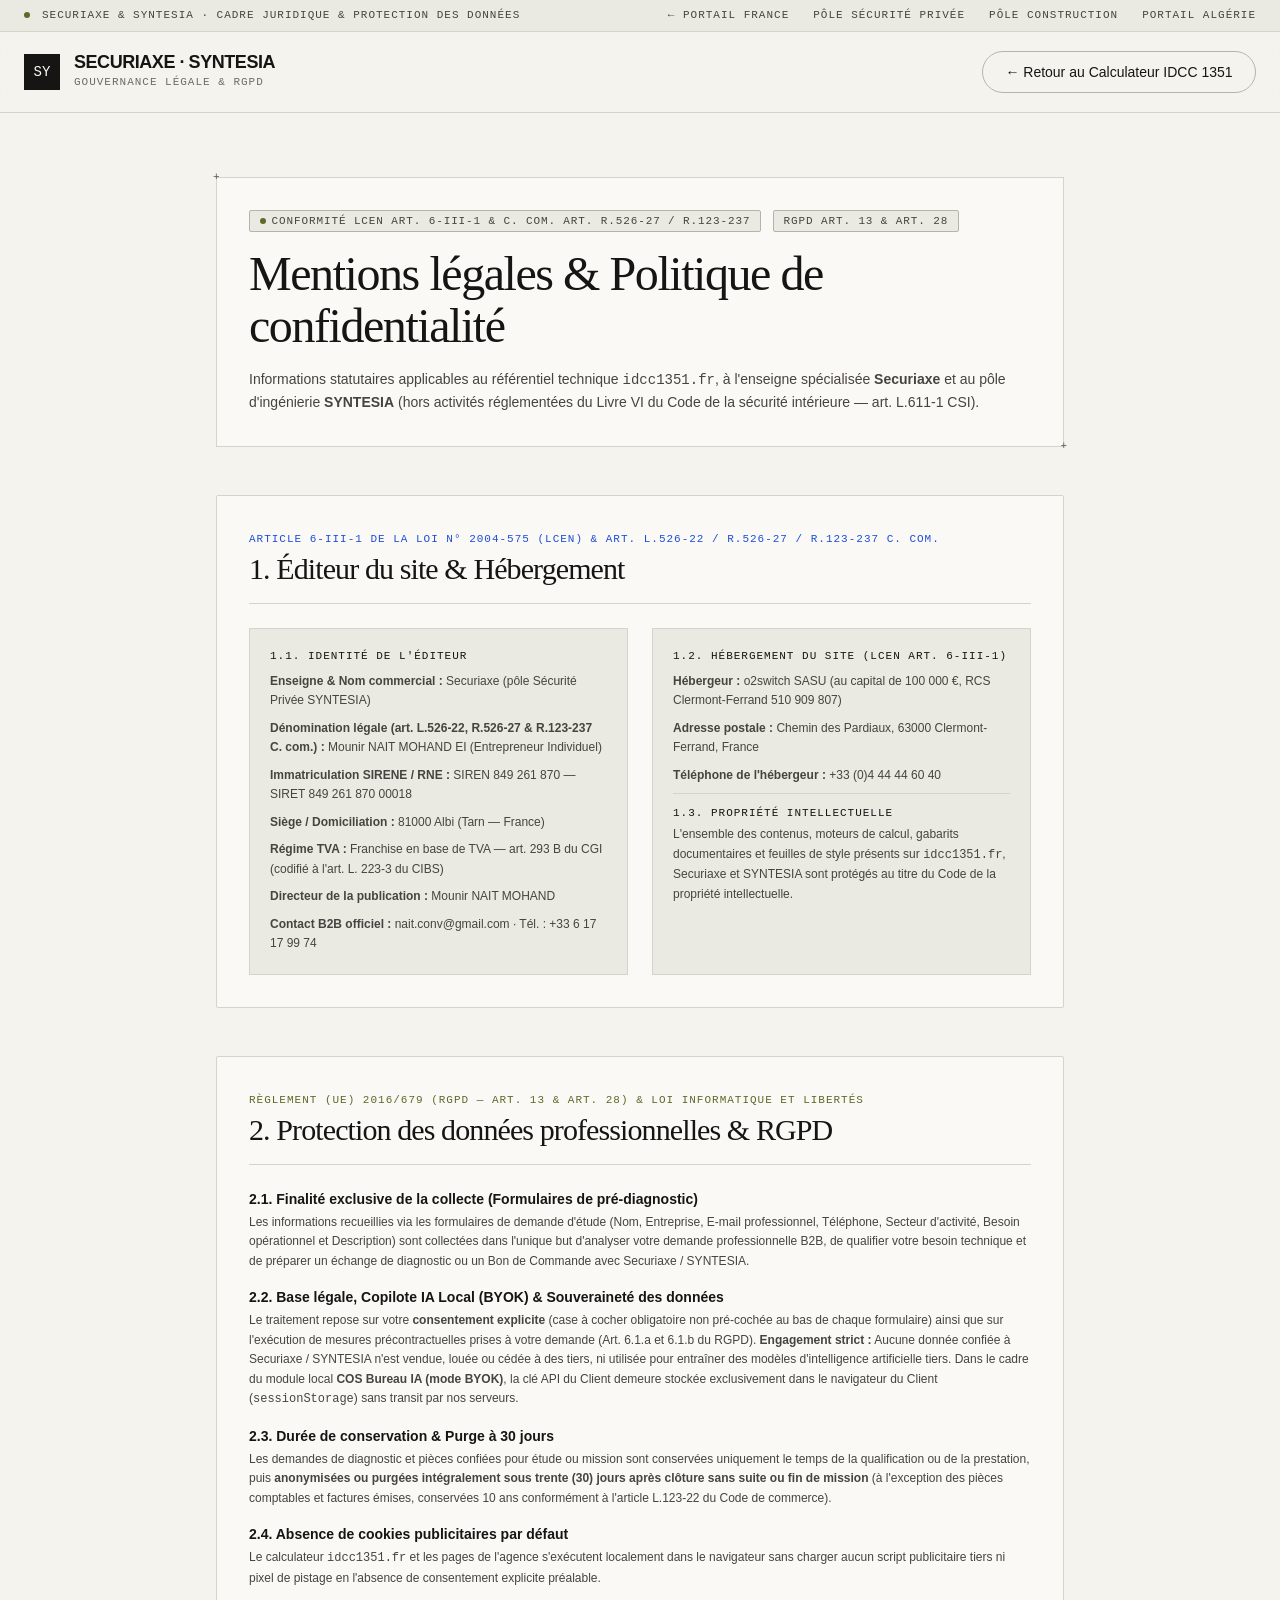
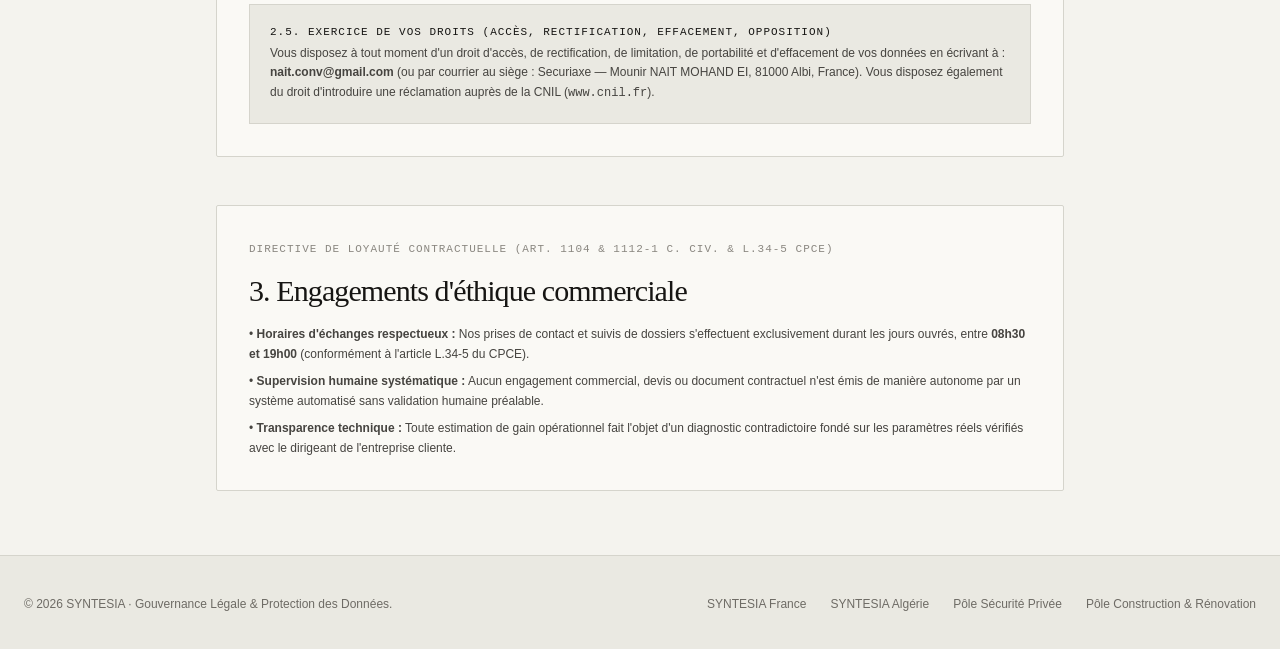
<file: sites/shared/mentions-legales-confidentialite.html>
<!DOCTYPE html>
<html lang="fr" class="scroll-smooth">
<head>
  <meta charset="UTF-8">
  <meta name="viewport" content="width=device-width, initial-scale=1.0">
  <title>SYNTESIA — Mentions Légales, Gouvernance &amp; Politique de Confidentialité (RGPD)</title>
  <meta name="description" content="Cadre juridique, mentions légales (LCEN) et politique de protection des données personnelles (RGPD) de SYNTESIA (France et Algérie).">
  <meta property="og:title" content="SYNTESIA — Mentions Légales & Politique de Confidentialité">
  <meta property="og:description" content="Informations légales (LCEN Art. 6-III-1) et charte de protection des données professionnelles (RGPD Art. 13).">
  <meta property="og:type" content="website">
  <meta property="og:locale" content="fr_FR">
  <link rel="icon" type="image/svg+xml" href="data:image/svg+xml,%3Csvg xmlns='http://www.w3.org/2000/svg' viewBox='0 0 36 36'%3E%3Crect width='36' height='36' fill='%23161513'/%3E%3Ctext x='50%25' y='54%25' dominant-baseline='middle' text-anchor='middle' fill='%23FAF9F5' font-family='monospace' font-weight='600' font-size='14'%3ESY%3C/text%3E%3C/svg%3E">
  <link rel="stylesheet" href="syntesia-design-system.css">
</head>
<body class="selection:bg-stone-900 selection:text-stone-100">

  <!-- Top Technical Bar -->
  <div class="border-b border-[#D5D4CC] bg-[#EAE9E2] px-6 py-2">
    <div class="max-w-7xl mx-auto flex flex-wrap items-center justify-between gap-2">
      <div class="flex items-center space-x-3">
        <span class="syn-dot-olive"></span>
        <span class="font-mono-mark text-[#464440]">SECURIAXE &amp; SYNTESIA &middot; CADRE JURIDIQUE &amp; PROTECTION DES DONNÉES</span>
      </div>
      <div class="flex items-center space-x-6">
        <a href="../index.html" class="font-mono-mark text-[#464440] hover:text-[#161513] underline-offset-4 hover:underline">&larr; Portail France</a>
        <a href="../securite-privee/index.html" class="font-mono-mark text-[#464440] hover:text-[#161513] underline-offset-4 hover:underline">Pôle Sécurité Privée</a>
        <a href="../batiment-renovation/index.html" class="font-mono-mark text-[#464440] hover:text-[#161513] underline-offset-4 hover:underline">Pôle Construction</a>
        <a href="../algerie/index.html" class="font-mono-mark text-[#464440] hover:text-[#161513] underline-offset-4 hover:underline">Portail Algérie</a>
      </div>
    </div>
  </div>

  <!-- Header -->
  <header class="sticky top-0 z-50 syn-nav-frost">
    <div class="max-w-7xl mx-auto px-6 h-20 flex items-center justify-between">
      <a href="../index.html" class="flex items-center space-x-3.5">
        <div class="w-9 h-9 bg-[#161513] text-[#FAF9F5] flex items-center justify-center font-mono text-sm font-medium">SY</div>
        <div class="flex flex-col">
          <span class="font-bold text-lg tracking-tight text-[#161513] leading-none">SECURIAXE &middot; SYNTESIA</span>
          <span class="font-mono-mark text-[#6E6B65] mt-1">GOUVERNANCE LÉGALE &amp; RGPD</span>
        </div>
      </a>
      <div class="flex items-center space-x-3">
        <a href="../../index.html" class="syn-btn-secondary">
          <span>&larr; Retour au Calculateur IDCC 1351</span>
        </a>
      </div>
    </div>
  </header>

  <main class="max-w-4xl mx-auto px-6 py-16 space-y-12">

    <!-- Notice Légale -->
    <div class="syn-frame syn-corner-tl syn-corner-br p-8">
      <div class="flex flex-wrap items-center gap-3 mb-4">
        <span class="syn-tag"><span class="syn-dot-olive"></span> CONFORMITÉ LCEN ART. 6-III-1 &amp; C. COM. ART. R.526-27 / R.123-237</span>
        <span class="syn-tag">RGPD ART. 13 &amp; ART. 28</span>
      </div>
      <h1 class="font-editorial text-4xl sm:text-5xl text-[#161513]">
        Mentions légales &amp; Politique de confidentialité
      </h1>
      <p class="mt-4 text-sm text-[#464440] leading-relaxed">
        Informations statutaires applicables au référentiel technique <code>idcc1351.fr</code>, à l'enseigne spécialisée <strong>Securiaxe</strong> et au pôle d'ingénierie <strong>SYNTESIA</strong> (hors activités réglementées du Livre VI du Code de la sécurité intérieure — art. L.611-1 CSI).
      </p>
    </div>

    <!-- SECTION 1 : MENTIONS LÉGALES (LCEN) -->
    <section id="mentions-legales" class="syn-card p-8 space-y-6">
      <div class="border-b border-[#D5D4CC] pb-4">
        <span class="font-mono-mark text-[#1D4ED8]">ARTICLE 6-III-1 DE LA LOI N° 2004-575 (LCEN) &amp; ART. L.526-22 / R.526-27 / R.123-237 C. COM.</span>
        <h2 class="font-editorial text-3xl text-[#161513] mt-1">1. Éditeur du site &amp; Hébergement</h2>
      </div>

      <div class="grid grid-cols-1 md:grid-cols-2 gap-6 text-xs text-[#464440] leading-relaxed">
        <div class="p-5 bg-[#EAE9E2] border border-[#D5D4CC] space-y-2">
          <div class="font-mono-mark text-[#161513]">1.1. IDENTITÉ DE L'ÉDITEUR</div>
          <p><strong>Enseigne &amp; Nom commercial :</strong> Securiaxe (pôle Sécurité Privée SYNTESIA)</p>
          <p><strong>Dénomination légale (art. L.526-22, R.526-27 &amp; R.123-237 C. com.) :</strong> Mounir NAIT MOHAND EI (Entrepreneur Individuel)</p>
          <p><strong>Immatriculation SIRENE / RNE :</strong> SIREN 849 261 870 — SIRET 849 261 870 00018</p>
          <p><strong>Siège / Domiciliation :</strong> 81000 Albi (Tarn — France)</p>
          <p><strong>Régime TVA :</strong> Franchise en base de TVA — art. 293 B du CGI (codifié à l'art. L. 223-3 du CIBS)</p>
          <p><strong>Directeur de la publication :</strong> Mounir NAIT MOHAND</p>
          <p><strong>Contact B2B officiel :</strong> nait.conv@gmail.com &middot; Tél. : +33 6 17 17 99 74</p>
        </div>

        <div class="p-5 bg-[#EAE9E2] border border-[#D5D4CC] space-y-2">
          <div class="font-mono-mark text-[#161513]">1.2. HÉBERGEMENT DU SITE (LCEN ART. 6-III-1)</div>
          <p><strong>Hébergeur :</strong> o2switch SASU (au capital de 100 000 €, RCS Clermont-Ferrand 510 909 807)</p>
          <p><strong>Adresse postale :</strong> Chemin des Pardiaux, 63000 Clermont-Ferrand, France</p>
          <p><strong>Téléphone de l'hébergeur :</strong> +33 (0)4 44 44 60 40</p>
          <div class="pt-3 border-t border-[#D5D4CC]">
            <div class="font-mono-mark text-[#161513]">1.3. PROPRIÉTÉ INTELLECTUELLE</div>
            <p class="mt-1">L'ensemble des contenus, moteurs de calcul, gabarits documentaires et feuilles de style présents sur <code>idcc1351.fr</code>, Securiaxe et SYNTESIA sont protégés au titre du Code de la propriété intellectuelle.</p>
          </div>
        </div>
      </div>
    </section>

    <!-- SECTION 2 : POLITIQUE DE CONFIDENTIALITÉ & RGPD -->
    <section id="confidentialite-rgpd" class="syn-card p-8 space-y-6">
      <div class="border-b border-[#D5D4CC] pb-4">
        <span class="font-mono-mark text-[#5C6B28]">RÈGLEMENT (UE) 2016/679 (RGPD — ART. 13 &amp; ART. 28) &amp; LOI INFORMATIQUE ET LIBERTÉS</span>
        <h2 class="font-editorial text-3xl text-[#161513] mt-1">2. Protection des données professionnelles &amp; RGPD</h2>
      </div>

      <div class="space-y-4 text-xs text-[#464440] leading-relaxed">
        <div>
          <h3 class="text-sm font-bold text-[#161513] mb-1">2.1. Finalité exclusive de la collecte (Formulaires de pré-diagnostic)</h3>
          <p>
            Les informations recueillies via les formulaires de demande d'étude (Nom, Entreprise, E-mail professionnel, Téléphone, Secteur d'activité, Besoin opérationnel et Description) sont collectées dans l'unique but d'analyser votre demande professionnelle B2B, de qualifier votre besoin technique et de préparer un échange de diagnostic ou un Bon de Commande avec Securiaxe / SYNTESIA.
          </p>
        </div>

        <div>
          <h3 class="text-sm font-bold text-[#161513] mb-1">2.2. Base légale, Copilote IA Local (BYOK) &amp; Souveraineté des données</h3>
          <p>
            Le traitement repose sur votre <strong>consentement explicite</strong> (case à cocher obligatoire non pré-cochée au bas de chaque formulaire) ainsi que sur l'exécution de mesures précontractuelles prises à votre demande (Art. 6.1.a et 6.1.b du RGPD).
            <strong>Engagement strict :</strong> Aucune donnée confiée à Securiaxe / SYNTESIA n'est vendue, louée ou cédée à des tiers, ni utilisée pour entraîner des modèles d'intelligence artificielle tiers. Dans le cadre du module local <strong>COS Bureau IA (mode BYOK)</strong>, la clé API du Client demeure stockée exclusivement dans le navigateur du Client (<code>sessionStorage</code>) sans transit par nos serveurs.
          </p>
        </div>

        <div>
          <h3 class="text-sm font-bold text-[#161513] mb-1">2.3. Durée de conservation &amp; Purge à 30 jours</h3>
          <p>
            Les demandes de diagnostic et pièces confiées pour étude ou mission sont conservées uniquement le temps de la qualification ou de la prestation, puis <strong>anonymisées ou purgées intégralement sous trente (30) jours après clôture sans suite ou fin de mission</strong> (à l'exception des pièces comptables et factures émises, conservées 10 ans conformément à l'article L.123-22 du Code de commerce).
          </p>
        </div>

        <div>
          <h3 class="text-sm font-bold text-[#161513] mb-1">2.4. Absence de cookies publicitaires par défaut</h3>
          <p>
            Le calculateur <code>idcc1351.fr</code> et les pages de l'agence s'exécutent localement dans le navigateur sans charger aucun script publicitaire tiers ni pixel de pistage en l'absence de consentement explicite préalable.
          </p>
        </div>

        <div class="p-5 bg-[#EAE9E2] border border-[#D5D4CC]">
          <div class="font-mono-mark text-[#161513] mb-1">2.5. EXERCICE DE VOS DROITS (ACCÈS, RECTIFICATION, EFFACEMENT, OPPOSITION)</div>
          <p>
            Vous disposez à tout moment d'un droit d'accès, de rectification, de limitation, de portabilité et d'effacement de vos données en écrivant à :
            <strong>nait.conv@gmail.com</strong> (ou par courrier au siège : Securiaxe — Mounir NAIT MOHAND EI, 81000 Albi, France).
            Vous disposez également du droit d'introduire une réclamation auprès de la CNIL (<code>www.cnil.fr</code>).
          </p>
        </div>
      </div>
    </section>

    <!-- SECTION 3 : CHARTE DE BIENSÉANCE -->
    <section class="syn-card p-8 space-y-4">
      <span class="font-mono-mark text-[#8A8780]">DIRECTIVE DE LOYAUTÉ CONTRACTUELLE (ART. 1104 &amp; 1112-1 C. CIV. &amp; L.34-5 CPCE)</span>
      <h2 class="font-editorial text-3xl text-[#161513]">3. Engagements d'éthique commerciale</h2>
      <ul class="text-xs text-[#464440] space-y-2 leading-relaxed">
        <li>&bull; <strong>Horaires d'échanges respectueux :</strong> Nos prises de contact et suivis de dossiers s'effectuent exclusivement durant les jours ouvrés, entre <strong>08h30 et 19h00</strong> (conformément à l'article L.34-5 du CPCE).</li>
        <li>&bull; <strong>Supervision humaine systématique :</strong> Aucun engagement commercial, devis ou document contractuel n'est émis de manière autonome par un système automatisé sans validation humaine préalable.</li>
        <li>&bull; <strong>Transparence technique :</strong> Toute estimation de gain opérationnel fait l'objet d'un diagnostic contradictoire fondé sur les paramètres réels vérifiés avec le dirigeant de l'entreprise cliente.</li>
      </ul>
    </section>

  </main>

  <footer class="border-t border-[#D5D4CC] bg-[#EAE9E2] py-10 px-6">
    <div class="max-w-7xl mx-auto flex flex-col sm:flex-row items-center justify-between text-xs text-[#6E6B65] gap-4">
      <div>&copy; 2026 SYNTESIA &middot; Gouvernance Légale &amp; Protection des Données.</div>
      <div class="flex flex-wrap gap-6">
        <a href="../index.html" class="hover:text-[#161513] underline-offset-4 hover:underline">SYNTESIA France</a>
        <a href="../algerie/index.html" class="hover:text-[#161513] underline-offset-4 hover:underline">SYNTESIA Algérie</a>
        <a href="../securite-privee/index.html" class="hover:text-[#161513] underline-offset-4 hover:underline">Pôle Sécurité Privée</a>
        <a href="../batiment-renovation/index.html" class="hover:text-[#161513] underline-offset-4 hover:underline">Pôle Construction &amp; Rénovation</a>
      </div>
    </div>
  </footer>

</body>
</html>
</file>
<file: sites/shared/syntesia-design-system.css>
/*
 * SYNTESIA — Engineered Editorial Design System v2.0
 * Derived from Refero Styles (styles.refero.design) Reference Lock:
 * - Primary: Antimetal (448e303d-7d89-4c38-ab62-bfe5bac45d92)
 * - Secondary: Cursor (4e3b4717-84c8-4599-baaf-a343c3d619b6) & ElevenLabs (031056ff-7af1-46db-8daa-115f731c5d26)
 * Shared across SYNTESIA France and SYNTESIA Algérie.
 */

:root {
  /* Surfaces & Canvas (Warm Engineering Paper) */
  --syn-paper: #F4F3EE;
  --syn-surface: #FAF9F5;
  --syn-surface-alt: #EAE9E2;
  --syn-frost: rgba(244, 243, 238, 0.86);

  /* Ink Hierarchy */
  --syn-ink: #161513;
  --syn-ink-body: #464440;
  --syn-ink-muted: #595651;
  --syn-marking: #595651;

  /* Structural Lines & Blueprint Edges */
  --syn-edge: #D5D4CC;
  --syn-edge-strong: #B5B4AC;
  --syn-edge-dashed: #C2C1B8;

  /* Atmospheric Night Scene (System Theater) */
  --syn-night: #090D13;
  --syn-night-panel: #101720;
  --syn-night-edge: #1E293B;
  --syn-cream: #F4F4E7;
  --syn-cream-muted: #94A3B8;

  /* Semantic & Market Accents (Restrained Annotations) */
  --syn-accent-fr: #1D4ED8;
  --syn-accent-btp: #B84A27;
  --syn-accent-dz: #047857;
  --syn-accent-olive: #5C6B28;

  /* Typography */
  --font-serif: 'Instrument Serif', Georgia, 'Times New Roman', serif;
  --font-sans: 'Plus Jakarta Sans', -apple-system, BlinkMacSystemFont, 'Segoe UI', Roboto, sans-serif;
  --font-mono: 'JetBrains Mono', ui-monospace, SFMono-Regular, Menlo, Monaco, Consolas, monospace;

  /* Architectural Window Elevation (Cursor/Antimetal token) */
  --syn-window-shadow: rgba(0, 0, 0, 0.22) 0px 28px 70px 0px, rgba(0, 0, 0, 0.12) 0px 14px 32px 0px, rgba(255, 255, 255, 0.08) 0px 0px 0px 1px;
}

html {
  background-color: var(--syn-paper);
  color: var(--syn-ink);
  font-family: var(--font-sans);
  scroll-behavior: smooth;
  -webkit-font-smoothing: antialiased;
}

body {
  background-color: var(--syn-paper);
  color: var(--syn-ink);
  font-family: var(--font-sans);
  margin: 0;
  overflow-x: hidden;
}

/* Typography Classes */
.font-editorial {
  font-family: var(--font-serif);
  font-weight: 400;
  letter-spacing: -0.03em;
  line-height: 1.07;
}

.font-editorial-italic {
  font-family: var(--font-serif);
  font-style: italic;
  font-weight: 400;
}

.font-mono-mark {
  font-family: var(--font-mono);
  font-size: 0.6875rem; /* 11px */
  font-weight: 500;
  text-transform: uppercase;
  letter-spacing: 0.09em;
  line-height: 1.35;
}

/* Floating Frosted Navigation (Antimetal Rule) */
.syn-nav-frost {
  background-color: var(--syn-frost);
  backdrop-filter: blur(12px);
  -webkit-backdrop-filter: blur(12px);
  border-bottom: 1px solid var(--syn-edge);
}

/* Bracketed Engineering Frame & 7px Corner Marks */
.syn-frame {
  position: relative;
  background-color: var(--syn-surface);
  border: 1px solid var(--syn-edge);
}

.syn-frame-dashed {
  position: relative;
  border: 1px dashed var(--syn-edge-dashed);
}

.syn-corner-tl::before,
.syn-corner-br::after {
  content: "+";
  position: absolute;
  font-family: var(--font-mono);
  font-size: 11px;
  line-height: 1;
  color: var(--syn-marking);
  pointer-events: none;
}

.syn-corner-tl::before {
  top: -6px;
  left: -4px;
}

.syn-corner-br::after {
  bottom: -6px;
  right: -4px;
}

/* Flat Square Content Cards (Antimetal Rule: 0px to 2px radius on cards, pill on buttons) */
.syn-card {
  background-color: var(--syn-surface);
  border: 1px solid var(--syn-edge);
  border-radius: 2px;
  transition: border-color 0.2s ease, background-color 0.2s ease;
}

.syn-card:hover {
  border-color: var(--syn-ink);
}

.syn-card-alt {
  background-color: var(--syn-surface-alt);
  border: 1px solid var(--syn-edge);
  border-radius: 2px;
}

/* Atmospheric Night System Theater */
.syn-night-scene {
  background-color: var(--syn-night);
  color: var(--syn-cream);
  border-top: 1px solid var(--syn-night-edge);
  border-bottom: 1px solid var(--syn-night-edge);
}

.syn-night-window {
  background-color: var(--syn-night-panel);
  border: 1px solid var(--syn-night-edge);
  border-radius: 4px;
  box-shadow: var(--syn-window-shadow);
}

/* Pill Primary & Bracketed Secondary Buttons */
.syn-btn-primary {
  display: inline-flex;
  align-items: center;
  justify-content: center;
  gap: 0.5rem;
  background-color: var(--syn-ink);
  color: var(--syn-surface);
  border: 1px solid var(--syn-ink);
  border-radius: 9999px;
  padding: 0.75rem 1.5rem;
  font-size: 0.875rem;
  font-weight: 600;
  letter-spacing: -0.01em;
  transition: all 0.18s ease;
  cursor: pointer;
  text-decoration: none;
}

.syn-btn-primary:hover {
  background-color: #2c2a26;
  transform: translateY(-1px);
}

.syn-btn-secondary {
  display: inline-flex;
  align-items: center;
  justify-content: center;
  gap: 0.5rem;
  background-color: transparent;
  color: var(--syn-ink);
  border: 1px solid var(--syn-edge-strong);
  border-radius: 9999px;
  padding: 0.75rem 1.4rem;
  font-size: 0.875rem;
  font-weight: 500;
  transition: all 0.18s ease;
  cursor: pointer;
  text-decoration: none;
}

.syn-btn-secondary:hover {
  border-color: var(--syn-ink);
  background-color: var(--syn-surface-alt);
}

/* Form Inputs (Clean Architectural Lines) */
.syn-input {
  width: 100%;
  background-color: var(--syn-paper);
  color: var(--syn-ink);
  border: 1px solid var(--syn-edge-strong);
  border-radius: 2px;
  padding: 0.75rem 0.9rem;
  font-size: 0.875rem;
  font-family: var(--font-sans);
  transition: border-color 0.15s ease, background-color 0.15s ease;
}

.syn-input:focus {
  outline: none;
  border-color: var(--syn-ink);
  background-color: #FFFFFF;
}

/* Status & Category Markings */
.syn-tag {
  display: inline-flex;
  align-items: center;
  gap: 0.375rem;
  font-family: var(--font-mono);
  font-size: 0.6875rem;
  text-transform: uppercase;
  letter-spacing: 0.08em;
  padding: 0.25rem 0.6rem;
  border: 1px solid var(--syn-edge-strong);
  background-color: var(--syn-surface-alt);
  color: var(--syn-ink-body);
  border-radius: 2px;
}

.syn-dot-blue { width: 6px; height: 6px; border-radius: 50%; background-color: var(--syn-accent-fr); display: inline-block; }
.syn-dot-rust { width: 6px; height: 6px; border-radius: 50%; background-color: var(--syn-accent-btp); display: inline-block; }
.syn-dot-emerald { width: 6px; height: 6px; border-radius: 50%; background-color: var(--syn-accent-dz); display: inline-block; }
.syn-dot-olive { width: 6px; height: 6px; border-radius: 50%; background-color: var(--syn-accent-olive); display: inline-block; }

/* Architectural Blueprint Grid Background Accent */
.syn-blueprint-bg {
  background-image: radial-gradient(var(--syn-edge-strong) 0.75px, transparent 0.75px);
  background-size: 20px 20px;
}


/* === COMPILED SELF-CONTAINED UTILITY LAYER === */
/* Modern CSS Preflight Reset (Zero external CDN dependency) */
*, ::before, ::after {
  box-sizing: border-box;
  border-width: 0;
  border-style: solid;
  border-color: var(--syn-edge);
}
h1, h2, h3, h4, h5, h6, p, ul, ol, figure, blockquote, dl, dd {
  margin: 0;
}
h1, h2, h3, h4, h5, h6 {
  font-size: inherit;
  font-weight: inherit;
}
ul, ol {
  list-style: none;
  padding: 0;
}
a {
  color: inherit;
  text-decoration: inherit;
}
button, input, optgroup, select, textarea {
  font-family: inherit;
  font-size: 100%;
  font-weight: inherit;
  line-height: inherit;
  color: inherit;
  margin: 0;
  padding: 0;
}
img, svg, video, canvas {
  display: block;
  max-width: 100%;
}
::selection {
  background-color: #1c1917;
  color: #f5f5f4;
}

/* Display & Positioning */
.block { display: block; }
.flex { display: flex; }
.grid { display: grid; }
.hidden { display: none; }
.sticky { position: sticky; }
.top-0 { top: 0px; }
.z-50 { z-index: 50; }
.scroll-smooth { scroll-behavior: smooth; }

/* Flexbox & Grid Base */
.flex-col { flex-direction: column; }
.flex-wrap { flex-wrap: wrap; }
.items-center { align-items: center; }
.items-start { align-items: flex-start; }
.items-end { align-items: flex-end; }
.items-stretch { align-items: stretch; }
.justify-between { justify-content: space-between; }
.justify-center { justify-content: center; }
.grid-cols-1 { grid-template-columns: repeat(1, minmax(0, 1fr)); }

/* Gaps & Space Between */
.gap-2 { gap: 0.5rem; }
.gap-3 { gap: 0.75rem; }
.gap-4 { gap: 1rem; }
.gap-5 { gap: 1.25rem; }
.gap-6 { gap: 1.5rem; }
.gap-8 { gap: 2rem; }
.gap-10 { gap: 2.5rem; }
.gap-12 { gap: 3rem; }

.space-x-2 > :not([hidden]) ~ :not([hidden]) { margin-left: 0.5rem; }
.space-x-3 > :not([hidden]) ~ :not([hidden]) { margin-left: 0.75rem; }
.space-x-3\.5 > :not([hidden]) ~ :not([hidden]) { margin-left: 0.875rem; }
.space-x-6 > :not([hidden]) ~ :not([hidden]) { margin-left: 1.5rem; }
.space-x-8 > :not([hidden]) ~ :not([hidden]) { margin-left: 2rem; }

.space-y-2 > :not([hidden]) ~ :not([hidden]) { margin-top: 0.5rem; }
.space-y-2\.5 > :not([hidden]) ~ :not([hidden]) { margin-top: 0.625rem; }
.space-y-3 > :not([hidden]) ~ :not([hidden]) { margin-top: 0.75rem; }
.space-y-5 > :not([hidden]) ~ :not([hidden]) { margin-top: 1.25rem; }
.space-y-6 > :not([hidden]) ~ :not([hidden]) { margin-top: 1.5rem; }

/* Sizing & Max-Width */
.w-full { width: 100%; }
.w-2\.5 { width: 0.625rem; }
.w-4 { width: 1rem; }
.w-7 { width: 1.75rem; }
.w-9 { width: 2.25rem; }
.h-2\.5 { height: 0.625rem; }
.h-4 { height: 1rem; }
.h-7 { height: 1.75rem; }
.h-9 { height: 2.25rem; }
.h-20 { height: 5rem; }
.max-w-sm { max-width: 24rem; }
.max-w-md { max-width: 28rem; }
.max-w-3xl { max-width: 48rem; }
.max-w-4xl { max-width: 56rem; }
.max-w-7xl { max-width: 80rem; }

/* Margins */
.mx-auto { margin-left: auto; margin-right: auto; }
.my-8 { margin-top: 2rem; margin-bottom: 2rem; }
.mt-1 { margin-top: 0.25rem; }
.mt-2 { margin-top: 0.5rem; }
.mt-3 { margin-top: 0.75rem; }
.mt-4 { margin-top: 1rem; }
.mt-6 { margin-top: 1.5rem; }
.mt-10 { margin-top: 2.5rem; }
.mt-14 { margin-top: 3.5rem; }
.mb-1 { margin-bottom: 0.25rem; }
.mb-2 { margin-bottom: 0.5rem; }
.mb-3 { margin-bottom: 0.75rem; }
.mb-4 { margin-bottom: 1rem; }
.mb-6 { margin-bottom: 1.5rem; }
.mb-8 { margin-bottom: 2rem; }
.mb-10 { margin-bottom: 2.5rem; }
.mb-12 { margin-bottom: 3rem; }
.ml-2 { margin-left: 0.5rem; }

/* Padding */
.p-4 { padding: 1rem; }
.p-5 { padding: 1.25rem; }
.p-6 { padding: 1.5rem; }
.p-7 { padding: 1.75rem; }
.p-8 { padding: 2rem; }
.px-6 { padding-left: 1.5rem; padding-right: 1.5rem; }
.py-2 { padding-top: 0.5rem; padding-bottom: 0.5rem; }
.py-4 { padding-top: 1rem; padding-bottom: 1rem; }
.py-10 { padding-top: 2.5rem; padding-bottom: 2.5rem; }
.py-14 { padding-top: 3.5rem; padding-bottom: 3.5rem; }
.py-16 { padding-top: 4rem; padding-bottom: 4rem; }
.py-20 { padding-top: 5rem; padding-bottom: 5rem; }
.pt-2 { padding-top: 0.5rem; }
.pt-3 { padding-top: 0.75rem; }
.pt-4 { padding-top: 1rem; }
.pt-6 { padding-top: 1.5rem; }
.pt-8 { padding-top: 2rem; }
.pt-16 { padding-top: 4rem; }
.pb-2 { padding-bottom: 0.5rem; }
.pb-4 { padding-bottom: 1rem; }
.pb-6 { padding-bottom: 1.5rem; }
.pb-10 { padding-bottom: 2.5rem; }
.pb-20 { padding-bottom: 5rem; }
.pl-2\.5 { padding-left: 0.625rem; }

/* Typography */
.font-mono { font-family: var(--font-mono); }
.font-medium { font-weight: 500; }
.font-semibold { font-weight: 600; }
.font-bold { font-weight: 700; }
.text-xs { font-size: 0.75rem; line-height: 1rem; }
.text-sm { font-size: 0.875rem; line-height: 1.25rem; }
.text-base { font-size: 1rem; line-height: 1.5rem; }
.text-lg { font-size: 1.125rem; line-height: 1.75rem; }
.text-xl { font-size: 1.25rem; line-height: 1.75rem; }
.text-2xl { font-size: 1.5rem; line-height: 2rem; }
.text-3xl { font-size: 1.875rem; line-height: 2.25rem; }
.text-4xl { font-size: 2.25rem; line-height: 2.5rem; }
.leading-none { line-height: 1; }
.leading-relaxed { line-height: 1.625; }
.tracking-tight { letter-spacing: -0.025em; }
.tracking-tighter { letter-spacing: -0.05em; }
.underline-offset-4 { text-underline-offset: 4px; }

/* Colors & Backgrounds */
.bg-\[\#090D13\] { background-color: #090D13; }
.bg-\[\#161513\] { background-color: #161513; }
.bg-\[\#EAE9E2\] { background-color: #EAE9E2; }
.bg-blue-500 { background-color: #3b82f6; }
.bg-slate-700 { background-color: #334155; }
.bg-emerald-950\/20 { background-color: rgba(2, 44, 34, 0.25); }

.text-\[\#047857\] { color: #047857; }
.text-\[\#161513\] { color: #161513; }
.text-\[\#1D4ED8\] { color: #1D4ED8; }
.text-\[\#464440\] { color: #464440; }
.text-\[\#5C6B28\] { color: #5C6B28; }
.text-\[\#6E6B65\] { color: #6E6B65; }
.text-\[\#8A8780\] { color: #8A8780; }
.text-\[\#94A3B8\] { color: #94A3B8; }
.text-\[\#B84A27\] { color: #B84A27; }
.text-\[\#F4F4E7\] { color: #F4F4E7; }
.text-\[\#FAF9F5\] { color: #FAF9F5; }
.text-amber-400 { color: #fbbf24; }
.text-blue-300 { color: #93c5fd; }
.text-blue-400 { color: #60a5fa; }
.text-emerald-300 { color: #6ee7b7; }
.text-emerald-400 { color: #34d399; }
.text-indigo-400 { color: #818cf8; }
.text-slate-300 { color: #cbd5e1; }
.text-slate-400 { color: #94a3b8; }

/* Borders & Radius */
.rounded-full { border-radius: 9999px; }
.border { border-width: 1px; }
.border-t { border-top-width: 1px; }
.border-t-4 { border-top-width: 4px; }
.border-b { border-bottom-width: 1px; }
.border-l-2 { border-left-width: 2px; }
.border-dashed { border-style: dashed; }

.border-\[\#161513\] { border-color: #161513; }
.border-\[\#B5B4AC\] { border-color: #B5B4AC; }
.border-\[\#C2C1B8\] { border-color: #C2C1B8; }
.border-\[\#D5D4CC\] { border-color: #D5D4CC; }
.border-t-\[\#161513\] { border-top-color: #161513; }
.border-t-\[\#5C6B28\] { border-top-color: #5C6B28; }
.border-t-\[\#B84A27\] { border-top-color: #B84A27; }
.border-amber-500 { border-color: #f59e0b; }
.border-blue-500 { border-color: #3b82f6; }
.border-emerald-400 { border-color: #34d399; }
.border-emerald-900\/60 { border-color: rgba(6, 78, 59, 0.6); }
.border-indigo-400 { border-color: #818cf8; }
.border-slate-800 { border-color: #1e293b; }

/* Interactive & Transitions */
.transition { transition: all 0.15s cubic-bezier(0.4, 0, 0.2, 1); }
.hover\:text-\[\#161513\]:hover { color: #161513; }
.hover\:underline:hover { text-decoration-line: underline; }
.focus\:ring-\[\#161513\]:focus { outline: 2px solid #161513; outline-offset: 1px; }

/* Responsive Breakpoint sm: (640px) */
@media (min-width: 640px) {
  .sm\:flex-row { flex-direction: row; }
  .sm\:items-center { align-items: center; }
  .sm\:grid-cols-2 { grid-template-columns: repeat(2, minmax(0, 1fr)); }
  .sm\:grid-cols-3 { grid-template-columns: repeat(3, minmax(0, 1fr)); }
  .sm\:p-10 { padding: 2.5rem; }
  .sm\:p-12 { padding: 3rem; }
  .sm\:p-14 { padding: 3.5rem; }
  .sm\:text-xl { font-size: 1.25rem; line-height: 1.75rem; }
  .sm\:text-4xl { font-size: 2.25rem; line-height: 2.5rem; }
  .sm\:text-5xl { font-size: 3rem; line-height: 1.08; }
  .sm\:text-6xl { font-size: 3.75rem; line-height: 1.06; }
}

/* Responsive Breakpoint md: (768px) */
@media (min-width: 768px) {
  .md\:flex { display: flex; }
  .md\:flex-row { flex-direction: row; }
  .md\:items-end { align-items: flex-end; }
  .md\:grid-cols-2 { grid-template-columns: repeat(2, minmax(0, 1fr)); }
  .md\:grid-cols-3 { grid-template-columns: repeat(3, minmax(0, 1fr)); }
  .md\:grid-cols-4 { grid-template-columns: repeat(4, minmax(0, 1fr)); }
  .md\:grid-cols-12 { grid-template-columns: repeat(12, minmax(0, 1fr)); }
  .md\:col-span-3 { grid-column: span 3 / span 3; }
  .md\:col-span-4 { grid-column: span 4 / span 4; }
  .md\:col-span-5 { grid-column: span 5 / span 5; }
  .md\:col-span-6 { grid-column: span 6 / span 6; }
}

/* Responsive Breakpoint lg: (1024px) */
@media (min-width: 1024px) {
  .lg\:flex { display: flex; }
  .lg\:flex-row { flex-direction: row; }
  .lg\:items-end { align-items: flex-end; }
  .lg\:grid-cols-2 { grid-template-columns: repeat(2, minmax(0, 1fr)); }
  .lg\:grid-cols-3 { grid-template-columns: repeat(3, minmax(0, 1fr)); }
  .lg\:grid-cols-4 { grid-template-columns: repeat(4, minmax(0, 1fr)); }
  .lg\:grid-cols-12 { grid-template-columns: repeat(12, minmax(0, 1fr)); }
  .lg\:col-span-2 { grid-column: span 2 / span 2; }
  .lg\:col-span-4 { grid-column: span 4 / span 4; }
  .lg\:col-span-5 { grid-column: span 5 / span 5; }
  .lg\:col-span-7 { grid-column: span 7 / span 7; }
  .lg\:col-span-8 { grid-column: span 8 / span 8; }
  .lg\:border-t-0 { border-top-width: 0px; }
  .lg\:border-l { border-left-width: 1px; }
  .lg\:p-16 { padding: 4rem; }
  .lg\:pt-0 { padding-top: 0px; }
  .lg\:pl-8 { padding-left: 2rem; }
  .lg\:text-\[62px\] { font-size: 62px; line-height: 1.06; }
}


/* Mobile 375px Responsive Polish (Discovered during AGIA-007 Visual Review) */
@media (max-width: 639px) {
  header .max-w-7xl {
    padding-left: 0.875rem;
    padding-right: 0.875rem;
  }
  header a.flex .font-mono-mark {
    font-size: 0.5625rem;
    letter-spacing: 0.04em;
    max-width: 110px;
    line-height: 1.2;
  }
  header .syn-btn-primary {
    white-space: nowrap;
    padding: 0.45rem 0.75rem;
    font-size: 0.7rem;
    gap: 0.25rem;
  }
  header .syn-btn-secondary {
    white-space: nowrap;
    padding: 0.45rem 0.55rem;
    font-size: 0.68rem;
  }
  .space-x-6 {
    flex-wrap: wrap;
    row-gap: 0.25rem;
  }
}


/* Additional Pre-Production Utilities (Mobile Menu & Legal Page) */
.px-3 { padding-left: 0.75rem; padding-right: 0.75rem; }
.py-1\.5 { padding-top: 0.375rem; padding-bottom: 0.375rem; }
.space-y-4 > :not([hidden]) ~ :not([hidden]) { margin-top: 1rem; }
.space-y-12 > :not([hidden]) ~ :not([hidden]) { margin-top: 3rem; }
.bg-\[\#FAF9F5\] { background-color: #FAF9F5; }
.border-\[\#EAE9E2\] { border-color: #EAE9E2; }
.underline { text-decoration-line: underline; }
@media (min-width: 768px) {
  .md\:hidden { display: none; }
}
@media (min-width: 1024px) {
  .lg\:hidden { display: none; }
}


/* === AGIA-009 A11Y KEYBOARD FOCUS & 768px/1024px RESPONSIVE POLISH === */
a:focus-visible,
button:focus-visible,
input:focus-visible,
select:focus-visible,
textarea:focus-visible {
  outline: 2px solid var(--syn-ink);
  outline-offset: 2px;
}

header nav a,
header .syn-btn-primary,
header .syn-btn-secondary {
  white-space: nowrap;
}

@media (min-width: 640px) {
  .syn-btn-secondary {
    white-space: nowrap;
  }
}

@media (min-width: 1024px) and (max-width: 1279px) {
  header nav.space-x-8 > :not([hidden]) ~ :not([hidden]) {
    margin-left: 1.15rem;
  }
  header .syn-btn-primary {
    padding: 0.65rem 1.15rem;
    font-size: 0.8125rem;
  }
}
</file>
<file: sites/boutique/styles.css>
/*
 * SECURIAXE (Solution CANTARA) — Engineered Editorial Design System v3.0
 */
@font-face {
  font-family: "Instrument Serif";
  font-style: normal;
  font-weight: 400;
  font-display: swap;
  src: url("../cantara-v3/fonts/instrument-serif-400-normal.woff2") format("woff2");
}
@font-face {
  font-family: "Instrument Serif";
  font-style: italic;
  font-weight: 400;
  font-display: swap;
  src: url("../cantara-v3/fonts/instrument-serif-400-italic.woff2") format("woff2");
}
@font-face {
  font-family: "Plus Jakarta Sans";
  font-style: normal;
  font-weight: 400;
  font-display: swap;
  src: url("../cantara-v3/fonts/plus-jakarta-sans-400-normal.woff2") format("woff2");
}
@font-face {
  font-family: "Plus Jakarta Sans";
  font-style: normal;
  font-weight: 500;
  font-display: swap;
  src: url("../cantara-v3/fonts/plus-jakarta-sans-500-normal.woff2") format("woff2");
}
@font-face {
  font-family: "Plus Jakarta Sans";
  font-style: normal;
  font-weight: 600;
  font-display: swap;
  src: url("../cantara-v3/fonts/plus-jakarta-sans-600-normal.woff2") format("woff2");
}
@font-face {
  font-family: "Plus Jakarta Sans";
  font-style: normal;
  font-weight: 700;
  font-display: swap;
  src: url("../cantara-v3/fonts/plus-jakarta-sans-700-normal.woff2") format("woff2");
}
@font-face {
  font-family: "JetBrains Mono";
  font-style: normal;
  font-weight: 400;
  font-display: swap;
  src: url("../cantara-v3/fonts/jetbrains-mono-400-normal.woff2") format("woff2");
}
@font-face {
  font-family: "JetBrains Mono";
  font-style: normal;
  font-weight: 500;
  font-display: swap;
  src: url("../cantara-v3/fonts/jetbrains-mono-500-normal.woff2") format("woff2");
}

:root {
  /* Surfaces & Canvas (Warm Engineering Paper) */
  --bg: #F4F3EE;
  --bg-subtle: #EAE9E2;
  --surface: #FAF9F5;
  --surface-tint: #EFEFEA;
  --frost: rgba(244, 243, 238, 0.92);

  /* Ink Hierarchy (WCAG 2.1/2.2 AA verified >= 4.5:1) */
  --navy: #161513;
  --navy-deep: #141413;
  --navy-soft: #2C2A26;
  --ink: #161513;
  --ink-muted: #464440;
  --ink-soft: #57544E;
  --marking: #5C5953;

  /* Structural Lines & Blueprint Edges */
  --border: #D5D4CC;
  --border-strong: #B5B4AC;
  --border-dashed: #C2C1B8;

  /* Atmospheric Night Scene (System Theater & Footer) */
  --night: #090D13;
  --night-panel: #101720;
  --night-edge: #1E293B;
  --cream: #F4F4E7;
  --cream-muted: #CBD5E1;

  /* Semantic & Engineering Annotations */
  --accent-fr: #1D4ED8;
  --emerald: #365314;
  --emerald-hover: #2E4810;
  --emerald-bg: #F2F5EA;
  --emerald-bd: #B7C496;
  --danger: #991B1B;
  --danger-bg: #FAF0EE;
  --danger-bd: #E2B4AD;
  --warn: #852C0F;
  --warn-bg: #FBF4EC;
  --warn-bd: #DFC09F;

  /* Refero Geometry: Square/Crisp Panels (2px) vs Pill Primary Buttons (9999px) */
  --radius-sm: 2px;
  --radius: 2px;
  --radius-lg: 4px;
  --radius-pill: 9999px;

  /* Architectural Shadows (Cursor / Antimetal Token) */
  --shadow-sm: 0 1px 2px rgba(22, 21, 19, 0.05);
  --shadow-md: 0 10px 28px rgba(22, 21, 19, 0.07), 0 1px 3px rgba(22, 21, 19, 0.05);
  --shadow-lg: rgba(0, 0, 0, 0.22) 0px 28px 70px 0px, rgba(0, 0, 0, 0.12) 0px 14px 32px 0px, rgba(255, 255, 255, 0.08) 0px 0px 0px 1px;

  /* Tri-Dimensional Refero Typography (100% Autonomous Local Stack, 0 external CDN leak) */
  --font-serif: "Instrument Serif", "Newsreader", "Iowan Old Style", "Palatino Linotype", "Book Antiqua", Palatino, Georgia, serif;
  --font-sans: "Plus Jakarta Sans", Inter, -apple-system, BlinkMacSystemFont, "Segoe UI", Roboto, "Helvetica Neue", Arial, sans-serif;
  --font-mono: "JetBrains Mono", ui-monospace, SFMono-Regular, Menlo, Monaco, Consolas, "Liberation Mono", monospace;
}

*, *::before, *::after {
  box-sizing: border-box;
}

html {
  scroll-behavior: smooth;
  background-color: var(--bg);
  color: var(--ink);
}

section[id] {
  scroll-margin-top: 84px;
}

body {
  margin: 0;
  background-color: var(--bg);
  color: var(--ink);
  font-family: var(--font-sans);
  font-size: 15.5px;
  line-height: 1.62;
  -webkit-font-smoothing: antialiased;
  overflow-x: clip;
}

img {
  max-width: 100%;
  display: block;
}

a {
  color: var(--ink);
  text-decoration: none;
  transition: color 0.15s ease;
}

a:hover {
  color: var(--accent-fr);
  text-decoration: underline;
  text-underline-offset: 4px;
}

code, .mono {
  font-family: var(--font-mono);
  font-size: 0.9em;
}

.num {
  font-variant-numeric: tabular-nums;
}

.font-editorial-italic {
  font-family: var(--font-serif);
  font-style: italic;
  font-weight: 400;
}

.container {
  width: 100%;
  max-width: 1220px;
  margin: 0 auto;
  padding: 0 24px;
}

.hidden {
  display: none !important;
}

/* ================= TOP TECHNICAL BAR (REFERO ANTIMETAL) ================= */
.tech-topbar {
  background-color: var(--bg-subtle);
  border-bottom: 1px solid var(--border);
  padding: 7px 0;
  font-family: var(--font-mono);
  font-size: 11px;
  font-weight: 500;
  letter-spacing: 0.08em;
  text-transform: uppercase;
  color: var(--ink-muted);
}

.tech-topbar-inner {
  display: flex;
  align-items: center;
  justify-content: space-between;
  flex-wrap: wrap;
  gap: 10px;
}

.tech-topbar-left {
  display: flex;
  align-items: center;
  gap: 8px;
}

.tech-dot {
  width: 6px;
  height: 6px;
  border-radius: 50%;
  background-color: var(--accent-fr);
  display: inline-block;
  flex-shrink: 0;
}

.tech-topbar-right {
  display: flex;
  align-items: center;
  gap: 16px;
  color: var(--ink-soft);
}

/* ================= HEADER (FROSTED NAVIGATION) ================= */
.site-header {
  position: sticky;
  top: 0;
  z-index: 50;
  background: var(--frost);
  backdrop-filter: blur(12px);
  -webkit-backdrop-filter: blur(12px);
  border-bottom: 1px solid var(--border);
}

.header-inner {
  display: flex;
  align-items: center;
  justify-content: space-between;
  gap: 16px;
  min-height: 72px;
}

.brand {
  display: flex;
  align-items: center;
  gap: 12px;
  text-decoration: none !important;
  flex-shrink: 0;
}

.brand-mark {
  width: 36px;
  height: 36px;
  border-radius: 2px;
  background: var(--ink);
  color: var(--surface);
  border: 1px solid var(--ink);
  display: grid;
  place-items: center;
  font-family: var(--font-mono);
  font-weight: 600;
  font-size: 13px;
  letter-spacing: 0.06em;
}

.brand-text strong {
  display: block;
  font-size: 16px;
  font-weight: 700;
  letter-spacing: -0.02em;
  color: var(--ink);
  line-height: 1.15;
}

.brand-text span {
  display: block;
  font-family: var(--font-mono);
  font-size: 10.5px;
  text-transform: uppercase;
  letter-spacing: 0.08em;
  color: var(--accent-fr);
  margin-top: 2px;
  white-space: nowrap;
}

.nav-links {
  display: flex;
  align-items: center;
  gap: 26px;
  white-space: nowrap;
}

.nav-links a {
  font-size: 13.5px;
  font-weight: 500;
  color: var(--ink-muted);
  transition: color 0.15s ease;
}

.nav-links a:hover {
  color: var(--ink);
  text-decoration: none;
}

.header-actions {
  display: flex;
  align-items: center;
  gap: 10px;
  flex-shrink: 0;
  white-space: nowrap;
}

.slot-pill {
  font-family: var(--font-mono);
  font-size: 10.5px;
  font-weight: 600;
  text-transform: uppercase;
  letter-spacing: 0.07em;
  padding: 5px 10px;
  border-radius: var(--radius-sm);
  background: var(--emerald-bg);
  color: var(--emerald);
  border: 1px solid var(--emerald-bd);
  white-space: nowrap;
}

.slot-pill.full {
  background: var(--warn-bg);
  color: var(--warn);
  border-color: var(--warn-bd);
}

/* ================= BUTTONS (ELEVENLABS PILL VS BRACKETED SECONDARY) ================= */
.btn {
  display: inline-flex;
  align-items: center;
  justify-content: center;
  gap: 8px;
  border-radius: var(--radius-pill);
  border: 1px solid var(--border-strong);
  background: var(--surface);
  color: var(--ink);
  font-family: var(--font-sans);
  font-size: 13.5px;
  font-weight: 600;
  letter-spacing: -0.01em;
  padding: 10px 18px;
  cursor: pointer;
  transition: all 0.18s ease;
  text-decoration: none !important;
}

.btn:hover {
  background: var(--bg-subtle);
  border-color: var(--ink);
  color: var(--ink);
  transform: translateY(-1px);
}

.btn:active {
  transform: translateY(0);
}

.btn-primary {
  background: var(--ink);
  border-color: var(--ink);
  color: var(--surface);
  box-shadow: var(--shadow-sm);
}

.btn-primary:hover {
  background: var(--navy-soft);
  border-color: var(--navy-soft);
  color: #ffffff;
  box-shadow: var(--shadow-md);
}

.btn-emerald {
  background: var(--ink);
  border-color: var(--ink);
  color: var(--surface);
  box-shadow: var(--shadow-sm);
}

.btn-emerald:hover {
  background: var(--accent-fr);
  border-color: var(--accent-fr);
  color: #ffffff;
  box-shadow: var(--shadow-md);
}

.btn-lg {
  padding: 13px 26px;
  font-size: 14.5px;
}

.btn-sm {
  padding: 7px 14px;
  font-size: 12px;
}

/* ================= BANNERS & DRAWER ================= */
.config-banner {
  background: var(--warn-bg);
  border-bottom: 1px solid var(--warn-bd);
  color: var(--warn);
  font-size: 12.5px;
  padding: 9px 0;
}

.config-banner-inner {
  display: flex;
  justify-content: space-between;
  align-items: center;
  flex-wrap: wrap;
  gap: 10px;
}

.admin-drawer {
  background: var(--surface);
  border-bottom: 2px solid var(--ink);
  padding: 24px 0;
  box-shadow: var(--shadow-md);
}

/* ================= HERO ARCHITECTURAL (REFERO EDITORIAL PAPER) ================= */
.hero {
  padding: 44px 0 52px;
  border-bottom: 1px solid var(--border);
}

.hero-frame {
  position: relative;
  background: var(--surface);
  border: 1px solid var(--border);
  padding: 44px;
}

.hero-grid {
  display: grid;
  grid-template-columns: 1.15fr 0.85fr;
  gap: 40px;
  align-items: center;
}

.eyebrow {
  display: inline-flex;
  align-items: center;
  gap: 8px;
  font-family: var(--font-mono);
  font-size: 11px;
  font-weight: 500;
  letter-spacing: 0.06em;
  text-transform: uppercase;
  color: var(--ink-muted);
  background: var(--bg-subtle);
  border: 1px solid var(--border-strong);
  border-radius: var(--radius-sm);
  padding: 4px 10px;
  margin-bottom: 18px;
}

.hero h1 {
  margin: 0 0 18px;
  font-family: var(--font-serif);
  font-size: clamp(36px, 4.4vw, 56px);
  font-weight: 400;
  line-height: 1.06;
  letter-spacing: -0.03em;
  color: var(--ink);
}

.hero-lead {
  margin: 0 0 26px;
  font-size: 16.5px;
  line-height: 1.65;
  color: var(--ink-muted);
  max-width: 610px;
}

.hero-lead b {
  color: var(--ink);
  font-weight: 600;
}

.hero-cta-row {
  display: flex;
  flex-wrap: wrap;
  gap: 12px;
  margin-bottom: 30px;
}

.trust-strip {
  display: grid;
  grid-template-columns: repeat(3, 1fr);
  gap: 16px;
  padding-top: 22px;
  border-top: 1px solid var(--border);
}

.trust-item {
  position: relative;
  padding-left: 12px;
  border-left: 2px solid var(--border-strong);
}

.trust-item strong {
  display: block;
  font-family: var(--font-mono);
  font-size: 19px;
  font-weight: 600;
  color: var(--ink);
  font-variant-numeric: tabular-nums;
  line-height: 1.2;
}

.trust-item strong.is-danger {
  color: var(--danger);
}

.trust-item strong.is-ok {
  color: var(--emerald);
}

.trust-item span {
  display: block;
  font-size: 12px;
  color: var(--ink-soft);
  margin-top: 4px;
  line-height: 1.35;
}

/* Atmospheric Night System Window in Hero */
.hero-visual-card {
  position: relative;
  background: var(--night-panel);
  color: var(--cream);
  border: 1px solid var(--night-edge);
  border-radius: var(--radius-lg);
  overflow: hidden;
  box-shadow: var(--shadow-lg);
}

.hero-window-bar {
  display: flex;
  align-items: center;
  justify-content: space-between;
  padding: 9px 14px;
  background: var(--night);
  border-bottom: 1px solid var(--night-edge);
  font-family: var(--font-mono);
  font-size: 10.5px;
  letter-spacing: 0.08em;
  text-transform: uppercase;
  color: var(--cream-muted);
}

.hero-window-dots {
  display: flex;
  gap: 6px;
}

.hero-window-dots i {
  width: 8px;
  height: 8px;
  border-radius: 50%;
  background: #334155;
  display: inline-block;
}

.hero-img-wrap {
  aspect-ratio: 16 / 10;
  background: var(--night);
  overflow: hidden;
  border-bottom: 1px solid var(--night-edge);
}

.hero-img-wrap img {
  width: 100%;
  height: 100%;
  object-fit: cover;
}

.hero-proof-footer {
  padding: 14px 18px;
  background: var(--night-panel);
}

.proof-line {
  display: flex;
  justify-content: space-between;
  align-items: baseline;
  gap: 8px;
  padding: 6px 0;
  font-size: 12.5px;
  border-bottom: 1px dashed var(--border-dashed);
}

.hero-proof-footer .proof-line {
  border-bottom-color: var(--night-edge);
}

.proof-line:last-child {
  border-bottom: 0;
}

.proof-line span {
  color: var(--ink-muted);
}

.hero-proof-footer .proof-line span {
  color: var(--cream-muted);
}

.proof-line b {
  font-family: var(--font-mono);
  font-size: 12px;
  color: var(--ink);
  font-variant-numeric: tabular-nums;
}

.hero-proof-footer .proof-line b {
  color: var(--cream);
}

.proof-line b.neg {
  color: var(--danger);
}

.proof-line b.pos {
  color: #A3E635;
}

/* ================= SECTIONS & HEADINGS ================= */
.section {
  padding: 64px 0;
}

.section-white {
  background: var(--surface);
  border-top: 1px solid var(--border);
  border-bottom: 1px solid var(--border);
}

.section-head {
  max-width: 780px;
  margin-bottom: 32px;
}

.section-tag {
  display: inline-block;
  font-family: var(--font-mono);
  font-size: 11px;
  font-weight: 500;
  text-transform: uppercase;
  letter-spacing: 0.09em;
  color: var(--marking);
  margin-bottom: 8px;
}

.section-head h2 {
  margin: 0 0 10px;
  font-family: var(--font-serif);
  font-size: clamp(28px, 3.2vw, 42px);
  font-weight: 400;
  line-height: 1.12;
  letter-spacing: -0.025em;
  color: var(--ink);
}

.section-head p {
  margin: 0;
  color: var(--ink-muted);
  font-size: 16px;
}

/* ================= LEGAL BOUNDARY BAND ================= */
.legal-callout {
  background: var(--surface);
  border: 1px solid var(--border);
  border-left: 3px solid var(--ink);
  border-radius: var(--radius-sm);
  padding: 14px 18px;
  font-size: 13px;
  color: var(--ink-muted);
  margin-bottom: 28px;
}

.legal-callout strong {
  color: var(--ink);
  font-family: var(--font-mono);
  font-size: 11.5px;
  text-transform: uppercase;
  letter-spacing: 0.05em;
}

/* ================= SIMULATOR (REFERO ENGINEERING WORKBENCH) ================= */
.sim-shell {
  position: relative;
  background: var(--surface);
  border: 1px solid var(--border-strong);
  border-radius: var(--radius);
  box-shadow: var(--shadow-md);
}

.sim-topbar {
  background: var(--night);
  color: var(--cream);
  border-bottom: 1px solid var(--night-edge);
  padding: 16px 24px;
  display: flex;
  justify-content: space-between;
  align-items: center;
  flex-wrap: wrap;
  gap: 14px;
}

.sim-topbar-title {
  display: flex;
  align-items: center;
  gap: 10px;
}

.sim-topbar-code {
  font-family: var(--font-mono);
  font-size: 11px;
  letter-spacing: 0.08em;
  text-transform: uppercase;
  color: var(--cream-muted);
  padding: 2px 7px;
  border: 1px solid var(--night-edge);
  background: var(--night-panel);
}

.sim-topbar h3 {
  margin: 0;
  font-size: 15.5px;
  font-weight: 600;
  letter-spacing: -0.01em;
  color: var(--cream);
}

.preset-row {
  display: flex;
  flex-wrap: wrap;
  gap: 8px;
}

.preset-btn {
  background: var(--night-panel);
  color: var(--cream-muted);
  border: 1px solid var(--night-edge);
  border-radius: var(--radius-pill);
  padding: 6px 13px;
  font-family: var(--font-mono);
  font-size: 11.5px;
  font-weight: 500;
  cursor: pointer;
  transition: all 0.15s ease;
}

.preset-btn:hover {
  color: var(--cream);
  border-color: var(--cream-muted);
}

.preset-btn.active {
  background: var(--cream);
  color: var(--night);
  border-color: var(--cream);
  font-weight: 600;
}

.sim-body {
  display: grid;
  grid-template-columns: 1fr 1.05fr;
  gap: 28px;
  padding: 28px;
}

.sim-controls {
  display: grid;
  grid-template-columns: 1fr 1fr;
  gap: 16px;
}

.sim-controls .full-span {
  grid-column: 1 / -1;
}

.field {
  display: flex;
  flex-direction: column;
  gap: 6px;
}

.field label {
  font-family: var(--font-mono);
  font-size: 11px;
  font-weight: 600;
  text-transform: uppercase;
  letter-spacing: 0.06em;
  color: var(--ink-muted);
}

.field input,
.field select,
.field textarea {
  width: 100%;
  border: 1px solid var(--border-strong);
  background: var(--bg);
  color: var(--ink);
  border-radius: var(--radius-sm);
  padding: 10px 12px;
  font-size: 14px;
  font-weight: 500;
  font-family: var(--font-sans);
  transition: border-color 0.15s ease, background-color 0.15s ease;
}

.field input:focus,
.field select:focus,
.field textarea:focus {
  outline: none;
  border-color: var(--ink);
  background: #ffffff;
}

.sim-results {
  background: var(--bg);
  border: 1px solid var(--border);
  border-radius: var(--radius-sm);
  padding: 22px;
  display: flex;
  flex-direction: column;
  justify-content: space-between;
  gap: 18px;
}

.verdict-box {
  border-radius: var(--radius-sm);
  padding: 16px 18px;
  border: 1px solid var(--border-strong);
  border-left-width: 4px;
}

.verdict-box.ok {
  background: var(--emerald-bg);
  border-color: var(--emerald-bd);
  border-left-color: var(--emerald);
  color: #1A2E05;
}

.verdict-box.warn {
  background: var(--warn-bg);
  border-color: var(--warn-bd);
  border-left-color: var(--warn);
  color: #7C2D12;
}

.verdict-box.err {
  background: var(--danger-bg);
  border-color: var(--danger-bd);
  border-left-color: var(--danger);
  color: #7F1D1D;
}

.verdict-tag {
  font-family: var(--font-mono);
  font-size: 11px;
  font-weight: 600;
  letter-spacing: 0.08em;
  text-transform: uppercase;
  margin-bottom: 6px;
}

.verdict-big {
  font-family: var(--font-mono);
  font-size: 28px;
  font-weight: 700;
  font-variant-numeric: tabular-nums;
  letter-spacing: -0.02em;
  line-height: 1.15;
}

.kpi-grid {
  display: grid;
  grid-template-columns: repeat(2, 1fr);
  gap: 12px;
}

.kpi-card {
  background: var(--surface);
  border: 1px solid var(--border);
  border-radius: var(--radius-sm);
  padding: 12px 14px;
}

.kpi-card span {
  display: block;
  font-family: var(--font-mono);
  font-size: 10.5px;
  text-transform: uppercase;
  letter-spacing: 0.06em;
  color: var(--ink-soft);
  font-weight: 500;
}

.kpi-card strong {
  display: block;
  font-family: var(--font-mono);
  font-size: 17.5px;
  font-weight: 600;
  color: var(--ink);
  margin-top: 4px;
  font-variant-numeric: tabular-nums;
}

.bar-meter {
  background: var(--surface);
  border: 1px solid var(--border);
  border-radius: var(--radius-sm);
  padding: 14px 16px;
}

.bar-row {
  margin-bottom: 10px;
}

.bar-row:last-child {
  margin-bottom: 0;
}

.bar-row-head {
  display: flex;
  justify-content: space-between;
  font-family: var(--font-mono);
  font-size: 11.5px;
  font-weight: 500;
  color: var(--ink-muted);
  margin-bottom: 5px;
}

.bar-track {
  height: 8px;
  border-radius: 1px;
  background: var(--bg-subtle);
  overflow: hidden;
}

.bar-fill {
  height: 100%;
  border-radius: 1px;
  transition: width 0.25s ease;
}

.bar-fill.cost {
  background: var(--ink);
}

.bar-fill.price-ok {
  background: var(--emerald);
}

.bar-fill.price-bad {
  background: var(--danger);
}

.avenant-banner {
  margin-top: 18px;
  background: var(--surface);
  border: 1px dashed var(--border-strong);
  border-radius: var(--radius-sm);
  padding: 16px 20px;
  display: flex;
  justify-content: space-between;
  align-items: center;
  flex-wrap: wrap;
  gap: 14px;
  font-size: 13.5px;
  color: var(--ink-muted);
}

.avenant-banner strong {
  color: var(--ink);
}

/* ================= X-RAY TABS ================= */
.tabs-bar {
  display: flex;
  flex-wrap: wrap;
  gap: 8px;
  margin-bottom: 18px;
}

.tab-btn {
  border: 1px solid var(--border-strong);
  background: var(--bg);
  color: var(--ink-muted);
  border-radius: var(--radius-pill);
  padding: 9px 16px;
  font-family: var(--font-mono);
  font-size: 12px;
  font-weight: 600;
  cursor: pointer;
}

.tab-btn.active {
  background: var(--ink);
  border-color: var(--ink);
  color: var(--surface);
}

.xray-panel {
  background: var(--bg);
  border: 1px solid var(--border);
  border-radius: var(--radius);
  padding: 24px;
  display: grid;
  grid-template-columns: 1.2fr 0.8fr;
  gap: 24px;
}

.check-list {
  margin: 0;
  padding-left: 18px;
  color: var(--ink-muted);
}

.check-list li {
  margin-bottom: 8px;
}

.spec-box {
  background: var(--surface);
  border: 1px solid var(--border);
  border-radius: var(--radius-sm);
  padding: 16px 18px;
  font-size: 13px;
}

.spec-box h4 {
  margin: 0 0 10px;
  color: var(--ink);
  font-family: var(--font-mono);
  font-size: 12px;
  text-transform: uppercase;
  letter-spacing: 0.07em;
}

.boundary-grid {
  display: grid;
  grid-template-columns: 1fr 1fr;
  gap: 18px;
  margin-top: 24px;
}

.boundary-card {
  background: var(--surface);
  border: 1px solid var(--border);
  border-radius: var(--radius-sm);
  padding: 18px 20px;
}

.boundary-card.in {
  border-top: 3px solid var(--emerald);
}

.boundary-card.out {
  border-top: 3px solid var(--danger);
}

.boundary-card h4 {
  margin: 0 0 10px;
  font-size: 15px;
}

/* ================= PRICING CARDS & PRESENTATION COS ================= */
.offers-grid {
  display: grid;
  grid-template-columns: repeat(3, 1fr);
  gap: 18px;
  align-items: stretch;
}

.offer-card {
  background: var(--surface);
  border: 1px solid var(--border);
  border-radius: var(--radius);
  padding: 24px;
  box-shadow: var(--shadow-sm);
  display: flex;
  flex-direction: column;
  justify-content: space-between;
  position: relative;
}

.offer-card.featured {
  border: 2px solid var(--ink);
  box-shadow: var(--shadow-md);
}

.offer-badge {
  display: inline-block;
  font-family: var(--font-mono);
  font-size: 10.5px;
  font-weight: 600;
  text-transform: uppercase;
  letter-spacing: 0.08em;
  padding: 4px 10px;
  border-radius: var(--radius-sm);
  background: var(--bg-subtle);
  border: 1px solid var(--border-strong);
  color: var(--ink);
  margin-bottom: 12px;
}

.offer-card.featured .offer-badge {
  background: var(--emerald-bg);
  border-color: var(--emerald-bd);
  color: var(--emerald);
}

.offer-card h3 {
  margin: 0 0 6px;
  font-family: var(--font-serif);
  font-size: 24px;
  font-weight: 400;
  color: var(--ink);
}

.offer-price {
  font-family: var(--font-mono);
  font-size: 26px;
  font-weight: 700;
  color: var(--ink);
  margin: 10px 0 4px;
  font-variant-numeric: tabular-nums;
}

.offer-price small {
  display: block;
  font-family: var(--font-sans);
  font-size: 12px;
  font-weight: 500;
  color: var(--ink-soft);
}

.offer-ul {
  margin: 14px 0 16px;
  padding-left: 18px;
  font-size: 14px;
  color: var(--ink-muted);
}

.offer-ul li {
  margin-bottom: 8px;
}

.offer-ul b {
  color: var(--ink);
}

.offer-scope {
  background: var(--bg);
  border: 1px dashed var(--border-strong);
  border-radius: var(--radius-sm);
  padding: 10px 12px;
  font-size: 12px;
  color: var(--ink-muted);
  margin-bottom: 16px;
}

.saas-banner {
  position: relative;
  margin-top: 20px;
  background: var(--surface);
  border: 1px solid var(--border-strong);
  border-radius: var(--radius);
  padding: 24px 28px;
  font-size: 14.5px;
  color: var(--ink-muted);
}

.saas-banner::before,
.saas-banner::after {
  content: "+";
  position: absolute;
  font-family: var(--font-mono);
  font-size: 12px;
  line-height: 1;
  color: var(--marking);
  pointer-events: none;
}

.saas-banner::before {
  top: -7px;
  left: -4px;
}

.saas-banner::after {
  bottom: -7px;
  right: -4px;
}

.saas-banner > strong {
  display: block;
  font-family: var(--font-mono);
  font-size: 11.5px;
  text-transform: uppercase;
  letter-spacing: 0.08em;
  color: var(--accent-fr);
  margin-bottom: 10px;
}

/* ================= FUNNEL STEPPER & FORMS ================= */
.stepper {
  display: grid;
  grid-template-columns: repeat(3, 1fr);
  gap: 10px;
  margin-bottom: 20px;
}

.step-pill {
  background: var(--surface);
  border: 1px solid var(--border);
  border-radius: var(--radius-sm);
  padding: 12px 14px;
  font-size: 13px;
  color: var(--ink-muted);
  display: flex;
  align-items: center;
  gap: 10px;
}

.step-pill.active {
  border-color: var(--ink);
  background: var(--ink);
  color: var(--surface);
}

.step-num {
  width: 24px;
  height: 24px;
  border-radius: var(--radius-sm);
  background: var(--bg-subtle);
  color: var(--ink);
  font-family: var(--font-mono);
  font-weight: 700;
  font-size: 12px;
  display: grid;
  place-items: center;
  flex-shrink: 0;
}

.step-pill.active .step-num {
  background: var(--accent-fr);
  color: #fff;
}

.funnel-grid {
  display: grid;
  grid-template-columns: 1fr;
  gap: 22px;
  margin-bottom: 24px;
}

.panel-card {
  position: relative;
  background: var(--surface);
  border: 1px solid var(--border-strong);
  border-radius: var(--radius);
  padding: 28px;
  box-shadow: var(--shadow-sm);
}

.panel-card::before,
.panel-card::after {
  content: "+";
  position: absolute;
  font-family: var(--font-mono);
  font-size: 12px;
  line-height: 1;
  color: var(--marking);
  pointer-events: none;
}

.panel-card::before {
  top: -7px;
  left: -4px;
}

.panel-card::after {
  bottom: -7px;
  right: -4px;
}

.panel-card h1 {
  font-family: var(--font-serif);
  font-size: clamp(28px, 3vw, 38px);
  font-weight: 400;
  letter-spacing: -0.025em;
  line-height: 1.15;
  color: var(--ink);
  margin: 0 0 12px;
}

.panel-card h2 {
  font-family: var(--font-serif);
  font-size: 24px;
  font-weight: 400;
  letter-spacing: -0.02em;
  color: var(--ink);
  margin: 24px 0 8px;
  padding-top: 16px;
  border-top: 1px solid var(--border);
}

.panel-card h3 {
  margin: 0 0 8px;
  font-size: 18px;
  font-weight: 600;
  letter-spacing: -0.015em;
  color: var(--ink);
}

.form-grid-2 {
  display: grid;
  grid-template-columns: 1fr 1fr;
  gap: 14px;
}

.consent-check {
  display: flex;
  align-items: flex-start;
  gap: 10px;
  background: var(--bg);
  border: 1px solid var(--border);
  border-radius: var(--radius-sm);
  padding: 12px 14px;
  margin: 16px 0;
  font-size: 12.5px;
  color: var(--ink-muted);
}

.consent-check input {
  width: auto;
  margin-top: 3px;
}

.action-cluster {
  display: flex;
  flex-wrap: wrap;
  gap: 10px;
  margin-top: 14px;
}

.status-box {
  margin-top: 12px;
  border-radius: var(--radius-sm);
  padding: 11px 14px;
  font-size: 13px;
}

.status-box.ok {
  background: var(--emerald-bg);
  color: #1A2E05;
  border: 1px solid var(--emerald-bd);
}

.status-box.warn {
  background: var(--warn-bg);
  color: #7C2D12;
  border: 1px solid var(--warn-bd);
}

.status-box.err {
  background: var(--danger-bg);
  color: #7F1D1D;
  border: 1px solid var(--danger-bd);
}

/* ================= BON DE COMMANDE A4 ================= */
.bc-sheet {
  background: #ffffff;
  color: var(--ink);
  border: 1px solid var(--border-strong);
  border-radius: var(--radius);
  padding: 28px;
  box-shadow: var(--shadow-md);
  font-size: 13px;
}

.bc-head {
  display: flex;
  justify-content: space-between;
  flex-wrap: wrap;
  gap: 14px;
  border-bottom: 2px solid var(--ink);
  padding-bottom: 14px;
  margin-bottom: 16px;
}

.bc-head h4 {
  margin: 0 0 4px;
  font-family: var(--font-mono);
  font-size: 16px;
  color: var(--ink);
}

.bc-table {
  width: 100%;
  border-collapse: collapse;
  margin: 14px 0;
}

.bc-table th,
.bc-table td {
  border: 1px solid var(--border-strong);
  padding: 8px 10px;
  text-align: left;
}

.bc-table th {
  background: var(--bg-subtle);
  font-family: var(--font-mono);
  font-size: 11.5px;
  text-transform: uppercase;
  font-weight: 600;
}

.bc-totals {
  display: flex;
  justify-content: space-between;
  flex-wrap: wrap;
  gap: 16px;
  margin-top: 12px;
}

.bc-cgv-box {
  margin-top: 16px;
  background: var(--bg);
  border: 1px solid var(--border);
  border-radius: var(--radius-sm);
  padding: 12px 14px;
  font-size: 11.5px;
  color: var(--ink-muted);
}

.bc-cgv-box p {
  margin: 4px 0;
}

/* ================= FAQ & FOOTER (ATMOSPHERIC NIGHT) ================= */
.faq-grid {
  display: grid;
  grid-template-columns: 1fr 1fr;
  gap: 16px;
}

details.faq-item {
  background: var(--surface);
  border: 1px solid var(--border);
  border-radius: var(--radius-sm);
  padding: 16px 18px;
  transition: border-color 0.15s ease;
}

details.faq-item:hover,
details.faq-item[open] {
  border-color: var(--ink);
}

details.faq-item summary {
  font-weight: 600;
  color: var(--ink);
  cursor: pointer;
  font-size: 14.5px;
}

details.faq-item p {
  margin: 10px 0 0;
  font-size: 13.5px;
  color: var(--ink-muted);
}

.site-footer {
  background: var(--night);
  color: var(--cream-muted);
  border-top: 1px solid var(--night-edge);
  padding: 44px 0;
  font-size: 13px;
}

.footer-grid {
  display: flex;
  justify-content: space-between;
  align-items: center;
  flex-wrap: wrap;
  gap: 20px;
}

.site-footer strong {
  color: var(--cream);
  font-family: var(--font-mono);
  letter-spacing: 0.04em;
}

.site-footer a {
  color: var(--cream);
  font-family: var(--font-mono);
  font-size: 12px;
  text-decoration: none;
  border-bottom: 1px solid transparent;
}

.site-footer a:hover {
  border-bottom-color: var(--cream);
  text-decoration: none;
}

.cookie-bar {
  position: fixed;
  left: 16px;
  bottom: 16px;
  z-index: 60;
  max-width: 440px;
  background: var(--surface);
  border: 1px solid var(--ink);
  border-radius: var(--radius-sm);
  padding: 16px 18px;
  box-shadow: var(--shadow-lg);
  font-size: 12.5px;
}

.toast {
  position: fixed;
  right: 18px;
  bottom: 18px;
  z-index: 70;
  background: var(--night);
  color: var(--cream);
  border: 1px solid var(--night-edge);
  border-radius: var(--radius-sm);
  padding: 11px 16px;
  font-family: var(--font-mono);
  font-size: 12px;
  font-weight: 500;
  box-shadow: var(--shadow-lg);
}

/* ================= PROSPECT PREFILL BANNER & COMPARE MATRIX ================= */
.prospect-banner {
  background: var(--emerald-bg);
  border: 1px solid var(--emerald-bd);
  border-left: 4px solid var(--emerald);
  border-radius: var(--radius-sm);
  padding: 16px 20px;
  margin-bottom: 20px;
  display: flex;
  justify-content: space-between;
  align-items: center;
  flex-wrap: wrap;
  gap: 12px;
}

.prospect-banner-main strong {
  display: block;
  font-size: 15.5px;
  color: var(--ink);
}

.prospect-tag {
  display: inline-block;
  font-family: var(--font-mono);
  font-size: 10.5px;
  font-weight: 600;
  text-transform: uppercase;
  letter-spacing: 0.08em;
  color: var(--emerald);
  margin-bottom: 3px;
}

.prospect-sub {
  font-size: 12.5px;
  color: var(--ink-muted);
  margin-top: 2px;
}

.diag-actions {
  display: flex;
  flex-wrap: wrap;
  gap: 10px;
}

.diag-actions .btn-emerald {
  flex: 1 1 240px;
}

.compare-wrap {
  margin-top: 24px;
  background: var(--surface);
  border: 1px solid var(--border);
  border-radius: var(--radius-sm);
  overflow-x: auto;
  box-shadow: var(--shadow-sm);
}

.compare-table {
  width: 100%;
  min-width: 680px;
  border-collapse: collapse;
  font-size: 13px;
}

.compare-table th,
.compare-table td {
  padding: 11px 14px;
  text-align: left;
  border-bottom: 1px solid var(--border);
}

.compare-table thead th {
  background: var(--night);
  color: var(--cream);
  font-family: var(--font-mono);
  font-weight: 600;
  font-size: 12px;
  text-transform: uppercase;
  letter-spacing: 0.05em;
}

.compare-table thead th.col-rec {
  background: var(--emerald);
}

.compare-table tbody tr:nth-child(even) {
  background: var(--bg);
}

.compare-table tbody td:first-child {
  font-weight: 600;
  color: var(--ink);
}

.compare-table tbody td.col-rec {
  background: var(--emerald-bg);
  font-weight: 600;
}

@media (max-width: 980px) {
  .hero-grid,
  .sim-body,
  .xray-panel,
  .offers-grid,
  .funnel-grid,
  .boundary-grid,
  .faq-grid {
    grid-template-columns: 1fr;
  }
  .nav-links {
    display: none;
  }
  .hero-frame {
    padding: 28px 22px;
  }
}

@media (max-width: 640px) {
  .container {
    padding: 0 16px;
  }
  .tech-topbar-right {
    display: none;
  }
  .header-inner {
    flex-wrap: wrap;
    padding: 8px 0;
    min-height: 60px;
    gap: 8px;
  }
  .brand {
    min-width: 0;
    max-width: 100%;
    flex-shrink: 1;
  }
  .brand-mark {
    width: 32px;
    height: 32px;
    font-size: 12px;
    flex-shrink: 0;
  }
  .brand-text strong {
    font-size: 14px;
  }
  .brand-text span {
    display: none;
  }
  .slot-pill {
    display: none;
  }
  .header-actions {
    flex-shrink: 1;
    flex-wrap: wrap;
    max-width: 100%;
  }
  .header-actions .btn {
    padding: 7px 12px;
    font-size: 12px;
    white-space: nowrap;
  }
  .hero-frame,
  .panel-card,
  .sim-body {
    padding: 18px;
    min-width: 0;
  }
  .sim-controls,
  .form-grid-2,
  .trust-strip,
  .stepper,
  .kpi-grid {
    grid-template-columns: 1fr;
  }
  .hero {
    padding: 24px 0 32px;
  }
  .section {
    padding: 40px 0;
  }
  .bc-sheet {
    padding: 16px;
  }
}

@media print {
  .no-print,
  .tech-topbar,
  .site-header,
  .config-banner,
  .admin-drawer,
  .cookie-bar,
  .site-footer {
    display: none !important;
  }
  body {
    background: #ffffff;
    background-image: none;
    padding: 0;
  }
  .bc-sheet {
    border: 0;
    box-shadow: none;
    padding: 0;
  }
}

.sr-only {
  position: absolute !important;
  width: 1px !important;
  height: 1px !important;
  padding: 0 !important;
  margin: -1px !important;
  overflow: hidden !important;
  clip: rect(0, 0, 0, 0) !important;
  white-space: nowrap !important;
  border: 0 !important;
}

/* ================= OPTION ALPHA : AUTHORITY DISCLAIMER & LEGIFRANCE BAR ================= */
.authority-disclaimer-bar {
  background: #F1F5F9;
  border-bottom: 1px solid #CBD5E1;
  color: #334155;
  padding: 9px 0;
  font-size: 12px;
  line-height: 1.5;
}

.authority-disclaimer-inner {
  display: flex;
  align-items: center;
  justify-content: space-between;
  flex-wrap: wrap;
  gap: 8px 18px;
}

.authority-disclaimer-bar strong {
  color: #0F172A;
  font-weight: 700;
}

.authority-links {
  display: flex;
  align-items: center;
  flex-wrap: wrap;
  gap: 8px 14px;
  font-family: var(--font-mono);
  font-size: 11.5px;
}

.authority-links span {
  color: #475569;
  font-weight: 600;
}

.authority-links a {
  color: #0F172A;
  font-weight: 600;
  text-decoration: underline;
  text-underline-offset: 3px;
}

.authority-links a:hover {
  color: #1D4ED8;
}

/* ================= TRAME DE RÉVISION TARIFAIRE BPU DRAWER ================= */
.trame-revision-drawer {
  margin-top: 22px;
  background: var(--surface);
  border: 2px solid #F59E0B;
  border-radius: var(--radius-lg);
  padding: 22px 24px;
  box-shadow: var(--shadow-md);
}

.trame-revision-head {
  display: flex;
  justify-content: space-between;
  align-items: flex-start;
  gap: 16px;
  flex-wrap: wrap;
}

.trame-pre {
  background: #0F172A;
  color: #F8FAFC;
  border: 1px solid #334155;
  border-radius: 4px;
  padding: 18px;
  font-size: 12.5px;
  line-height: 1.6;
  white-space: pre-wrap;
  word-break: break-word;
  max-height: 420px;
  overflow-y: auto;
  margin: 0;
}

.diag-pdf-sheet {
  margin-top: 24px;
  background: #FFFFFF;
  color: #0F172A;
  border: 1px solid #CBD5E1;
}
</file>
<file: sites/boutique/boutique.css>
/* ==========================================================================
   BOUTIQUE B2B & PORTAIL DE COMMANDE DIRECTE — SECURIAXE (SOLUTION CANTARA)
   ========================================================================== */

.store-hero {
  padding: 40px 0 28px;
}

.store-filter-bar {
  display: flex;
  flex-wrap: wrap;
  align-items: center;
  justify-content: space-between;
  gap: 12px;
  margin-bottom: 24px;
  padding: 14px 18px;
  background: var(--surface);
  border: 1px solid var(--border);
  border-radius: var(--radius);
}

.filter-pills {
  display: flex;
  flex-wrap: wrap;
  gap: 8px;
}

.filter-btn {
  appearance: none;
  border: 1px solid var(--border-strong);
  background: var(--bg);
  color: var(--ink-muted);
  font-family: var(--font-mono);
  font-size: 11.5px;
  font-weight: 500;
  letter-spacing: 0.04em;
  text-transform: uppercase;
  padding: 8px 14px;
  border-radius: var(--radius-pill);
  cursor: pointer;
  transition: all 0.16s ease;
}

.filter-btn:hover {
  border-color: var(--ink);
  color: var(--ink);
}

.filter-btn.active {
  background: var(--ink);
  border-color: var(--ink);
  color: var(--cream);
}

.catalog-grid {
  display: flex;
  flex-wrap: wrap;
  justify-content: center;
  gap: 20px;
}

.catalog-grid .catalog-card {
  flex: 1 1 340px;
  max-width: 390px;
}

.catalog-card {
  position: relative;
  display: flex;
  flex-direction: column;
  justify-content: space-between;
  background: var(--surface);
  border: 1px solid var(--border);
  border-radius: var(--radius);
  padding: 24px;
  box-shadow: var(--shadow-sm);
  transition: border-color 0.18s ease, box-shadow 0.18s ease, transform 0.18s ease;
}

.catalog-card:hover {
  border-color: var(--border-strong);
  box-shadow: var(--shadow-md);
  transform: translateY(-2px);
}

.catalog-card.is-selected {
  border: 2px solid var(--ink);
  box-shadow: var(--shadow-md);
}

.catalog-card.is-featured {
  border-top: 3px solid var(--emerald);
}

.catalog-card-top {
  display: flex;
  flex-direction: column;
}

.catalog-meta-row {
  display: flex;
  align-items: center;
  justify-content: space-between;
  gap: 8px;
  margin-bottom: 12px;
}

.sector-pill {
  font-family: var(--font-mono);
  font-size: 10.5px;
  font-weight: 600;
  letter-spacing: 0.07em;
  text-transform: uppercase;
  padding: 4px 10px;
  border-radius: var(--radius-sm);
  background: var(--bg-subtle);
  color: var(--ink);
  border: 1px solid var(--border);
}

.sector-pill.secu {
  background: #eff6ff;
  border-color: #bfdbfe;
  color: #1e3a8a;
}

.sector-pill.btp {
  background: #fff7ed;
  border-color: #fed7aa;
  color: #9a3412;
}

.sector-pill.agence {
  background: var(--emerald-bg);
  border-color: var(--emerald-bd);
  color: var(--emerald);
}

.catalog-badge-rec {
  font-family: var(--font-mono);
  font-size: 10px;
  font-weight: 600;
  text-transform: uppercase;
  letter-spacing: 0.06em;
  color: var(--emerald);
}

.catalog-card h3 {
  margin: 0 0 8px;
  font-size: 19px;
  line-height: 1.25;
  color: var(--ink);
}

.catalog-price-block {
  margin: 8px 0 14px;
  padding-bottom: 14px;
  border-bottom: 1px dashed var(--border-dashed);
}

.catalog-price-main {
  font-family: var(--font-sans);
  font-size: 28px;
  font-weight: 800;
  letter-spacing: -0.02em;
  color: var(--ink);
  font-variant-numeric: tabular-nums;
}

.catalog-price-sub {
  display: block;
  font-size: 12px;
  color: var(--ink-soft);
  margin-top: 2px;
}

.catalog-ul {
  margin: 0 0 16px;
  padding-left: 18px;
  font-size: 13.5px;
  color: var(--ink-muted);
}

.catalog-ul li {
  margin-bottom: 6px;
}

.catalog-footer-note {
  font-size: 12px;
  color: var(--ink-soft);
  background: var(--bg);
  border: 1px solid var(--border);
  padding: 10px 12px;
  margin-bottom: 16px;
  border-radius: var(--radius-sm);
}

/* ================= NIGHT ADVANTAGES BANNER (REFERO THEATER) ================= */
.night-advantages {
  background: var(--night);
  color: var(--cream);
  border-top: 1px solid var(--night-edge);
  border-bottom: 1px solid var(--night-edge);
  padding: 44px 0;
}

.night-advantages-grid {
  display: grid;
  grid-template-columns: repeat(4, minmax(0, 1fr));
  gap: 16px;
  margin-top: 24px;
}

.night-adv-card {
  background: var(--night-panel);
  border: 1px solid var(--night-edge);
  border-radius: var(--radius);
  padding: 18px;
}

.night-adv-card .adv-tag {
  font-family: var(--font-mono);
  font-size: 10.5px;
  letter-spacing: 0.08em;
  text-transform: uppercase;
  color: #86efac;
  display: block;
  margin-bottom: 8px;
}

.night-adv-card h4 {
  margin: 0 0 6px;
  font-size: 15px;
  color: var(--cream);
}

.night-adv-card p {
  margin: 0;
  font-size: 13px;
  color: var(--cream-muted);
  line-height: 1.5;
}

/* ================= CHECKOUT & PAYMENT PORTAL ================= */
.checkout-grid {
  display: grid;
  grid-template-columns: 1.08fr 0.92fr;
  gap: 24px;
  align-items: start;
}

.summary-box {
  background: var(--bg);
  border: 1px solid var(--border-strong);
  border-radius: var(--radius);
  padding: 18px;
  margin-bottom: 18px;
}

.summary-line {
  display: flex;
  justify-content: space-between;
  align-items: baseline;
  gap: 12px;
  padding: 7px 0;
  font-size: 14px;
  border-bottom: 1px dashed var(--border);
}

.summary-line:last-child {
  border-bottom: 0;
}

.summary-line.total {
  margin-top: 6px;
  padding-top: 12px;
  border-top: 2px solid var(--ink);
  border-bottom: 0;
  font-size: 17px;
  font-weight: 800;
  color: var(--ink);
}

.pay-tabs {
  display: grid;
  grid-template-columns: repeat(2, minmax(0, 1fr));
  gap: 8px;
  margin-bottom: 16px;
}

.pay-tab {
  display: flex;
  flex-direction: column;
  align-items: flex-start;
  text-align: left;
  padding: 12px 14px;
  background: var(--surface);
  color: var(--ink);
  border: 1px solid var(--border-strong);
  border-radius: var(--radius-sm);
  cursor: pointer;
  transition: all 0.16s ease;
}

.pay-tab:hover {
  border-color: var(--ink);
}

.pay-tab.active {
  background: var(--ink);
  border-color: var(--ink);
  color: var(--cream);
}

.pay-tab strong {
  font-size: 13.5px;
  line-height: 1.3;
}

.pay-tab span {
  font-family: var(--font-mono);
  font-size: 10.5px;
  opacity: 0.78;
  margin-top: 3px;
}

.pay-panel {
  background: var(--bg);
  border: 1px solid var(--border);
  border-radius: var(--radius-sm);
  padding: 18px;
}

.bank-coord-grid {
  display: grid;
  grid-template-columns: 1fr;
  gap: 10px;
  margin: 14px 0;
}

.bank-row {
  display: flex;
  align-items: center;
  justify-content: space-between;
  gap: 10px;
  padding: 10px 12px;
  background: var(--surface);
  border: 1px solid var(--border);
  border-radius: var(--radius-sm);
}

.bank-row-label {
  font-family: var(--font-mono);
  font-size: 10.5px;
  text-transform: uppercase;
  letter-spacing: 0.06em;
  color: var(--ink-soft);
  display: block;
}

.bank-row-val {
  font-family: var(--font-mono);
  font-size: 13.5px;
  font-weight: 600;
  color: var(--ink);
  word-break: break-all;
}

.opt-check-box {
  display: flex;
  align-items: flex-start;
  gap: 10px;
  padding: 12px 14px;
  background: var(--emerald-bg);
  border: 1px solid var(--emerald-bd);
  border-radius: var(--radius-sm);
  margin: 14px 0;
  cursor: pointer;
  font-size: 13.5px;
}

.opt-check-box input {
  margin-top: 3px;
  width: 17px;
  height: 17px;
  flex-shrink: 0;
}

@media (max-width: 980px) {
  .catalog-grid,
  .checkout-grid {
    grid-template-columns: 1fr;
  }
  .night-advantages-grid {
    grid-template-columns: repeat(2, minmax(0, 1fr));
  }
}

@media (max-width: 640px) {
  .night-advantages-grid,
  .pay-tabs {
    grid-template-columns: 1fr;
  }
  .bank-row {
    flex-direction: column;
    align-items: flex-start;
  }
}
</file>
<file: sites/cantara-prototype/fonts.css>
/* latin */
@font-face {
  font-family: 'Instrument Serif';
  font-style: italic;
  font-weight: 400;
  font-display: swap;
  src: url(fonts/instrument-serif-400-italic.woff2) format('woff2');
  unicode-range: U+0000-00FF, U+0131, U+0152-0153, U+02BB-02BC, U+02C6, U+02DA, U+02DC, U+0304, U+0308, U+0329, U+2000-206F, U+20AC, U+2122, U+2191, U+2193, U+2212, U+2215, U+FEFF, U+FFFD;
}

/* latin */
@font-face {
  font-family: 'Instrument Serif';
  font-style: normal;
  font-weight: 400;
  font-display: swap;
  src: url(fonts/instrument-serif-400-normal.woff2) format('woff2');
  unicode-range: U+0000-00FF, U+0131, U+0152-0153, U+02BB-02BC, U+02C6, U+02DA, U+02DC, U+0304, U+0308, U+0329, U+2000-206F, U+20AC, U+2122, U+2191, U+2193, U+2212, U+2215, U+FEFF, U+FFFD;
}

/* latin */
@font-face {
  font-family: 'JetBrains Mono';
  font-style: normal;
  font-weight: 400;
  font-display: swap;
  src: url(fonts/jetbrains-mono-400-normal.woff2) format('woff2');
  unicode-range: U+0000-00FF, U+0131, U+0152-0153, U+02BB-02BC, U+02C6, U+02DA, U+02DC, U+0304, U+0308, U+0329, U+2000-206F, U+20AC, U+2122, U+2191, U+2193, U+2212, U+2215, U+FEFF, U+FFFD;
}

/* latin */
@font-face {
  font-family: 'JetBrains Mono';
  font-style: normal;
  font-weight: 500;
  font-display: swap;
  src: url(fonts/jetbrains-mono-500-normal.woff2) format('woff2');
  unicode-range: U+0000-00FF, U+0131, U+0152-0153, U+02BB-02BC, U+02C6, U+02DA, U+02DC, U+0304, U+0308, U+0329, U+2000-206F, U+20AC, U+2122, U+2191, U+2193, U+2212, U+2215, U+FEFF, U+FFFD;
}

/* latin */
@font-face {
  font-family: 'Plus Jakarta Sans';
  font-style: normal;
  font-weight: 400;
  font-display: swap;
  src: url(fonts/plus-jakarta-sans-400-normal.woff2) format('woff2');
  unicode-range: U+0000-00FF, U+0131, U+0152-0153, U+02BB-02BC, U+02C6, U+02DA, U+02DC, U+0304, U+0308, U+0329, U+2000-206F, U+20AC, U+2122, U+2191, U+2193, U+2212, U+2215, U+FEFF, U+FFFD;
}

/* latin */
@font-face {
  font-family: 'Plus Jakarta Sans';
  font-style: normal;
  font-weight: 500;
  font-display: swap;
  src: url(fonts/plus-jakarta-sans-500-normal.woff2) format('woff2');
  unicode-range: U+0000-00FF, U+0131, U+0152-0153, U+02BB-02BC, U+02C6, U+02DA, U+02DC, U+0304, U+0308, U+0329, U+2000-206F, U+20AC, U+2122, U+2191, U+2193, U+2212, U+2215, U+FEFF, U+FFFD;
}

/* latin */
@font-face {
  font-family: 'Plus Jakarta Sans';
  font-style: normal;
  font-weight: 600;
  font-display: swap;
  src: url(fonts/plus-jakarta-sans-600-normal.woff2) format('woff2');
  unicode-range: U+0000-00FF, U+0131, U+0152-0153, U+02BB-02BC, U+02C6, U+02DA, U+02DC, U+0304, U+0308, U+0329, U+2000-206F, U+20AC, U+2122, U+2191, U+2193, U+2212, U+2215, U+FEFF, U+FFFD;
}

/* latin */
@font-face {
  font-family: 'Plus Jakarta Sans';
  font-style: normal;
  font-weight: 700;
  font-display: swap;
  src: url(fonts/plus-jakarta-sans-700-normal.woff2) format('woff2');
  unicode-range: U+0000-00FF, U+0131, U+0152-0153, U+02BB-02BC, U+02C6, U+02DA, U+02DC, U+0304, U+0308, U+0329, U+2000-206F, U+20AC, U+2122, U+2191, U+2193, U+2212, U+2215, U+FEFF, U+FFFD;
}
</file>
<file: sites/cantara-prototype/cantara.css>
/*
 * CANTARA — Prototype page d'accueil (v1) — NOM PROVISOIRE
 * Extension du « SYNTESIA Engineered Editorial System v2.0 » (verrou Refero :
 * Antimetal primaire, Cursor & ElevenLabs secondaires). Tokens repris à l'identique
 * de sites/shared/syntesia-design-system.css, sans modifier ce fichier partagé.
 */

:root {
  --paper: #F4F3EE;
  --vellum: #FAF9F5;
  --stone: #EAE9E2;
  --ink: #161513;
  --ink-body: #464440;
  --ink-muted: #595651;
  --marking: #595651;
  --edge: #D5D4CC;
  --edge-strong: #B5B4AC;
  --edge-dashed: #C2C1B8;
  --night: #090D13;
  --night-panel: #101720;
  --night-edge: #1F2A38;
  --cream: #F4F4E7;
  --cream-muted: #A3AEBD;
  --accent-fr: #1D4ED8;
  --accent-rust: #B84A27;
  --accent-dz: #047857;
  --accent-olive: #5C6B28;
  --signal: #E2B65A; /* annotation chaude sur scène nocturne, usage ponctuel */

  --serif: 'Instrument Serif', Georgia, 'Times New Roman', serif;
  --sans: 'Plus Jakarta Sans', -apple-system, BlinkMacSystemFont, 'Segoe UI', Roboto, sans-serif;
  --mono: 'JetBrains Mono', ui-monospace, SFMono-Regular, Menlo, Consolas, monospace;

  --wrap: 1240px;
  --gutter: clamp(1.15rem, 4vw, 3rem);
  --window-shadow: 0 28px 70px rgba(0,0,0,.22), 0 14px 32px rgba(0,0,0,.12), 0 0 0 1px rgba(255,255,255,.06);
  --ease: cubic-bezier(.2,.7,.1,1);
  --grain: url("data:image/svg+xml,%3Csvg xmlns='http://www.w3.org/2000/svg' width='160' height='160'%3E%3Cfilter id='n'%3E%3CfeTurbulence type='fractalNoise' baseFrequency='.85' numOctaves='2' stitchTiles='stitch'/%3E%3CfeColorMatrix values='0 0 0 0 0.09 0 0 0 0 0.08 0 0 0 0 0.07 0 0 0 .07 0'/%3E%3C/filter%3E%3Crect width='100%25' height='100%25' filter='url(%23n)'/%3E%3C/svg%3E");
}

*, *::before, *::after { box-sizing: border-box; }
html { scroll-behavior: smooth; -webkit-text-size-adjust: 100%; }
body {
  margin: 0;
  background: var(--paper);
  color: var(--ink);
  font-family: var(--sans);
  font-size: 1rem;
  line-height: 1.6;
  -webkit-font-smoothing: antialiased;
  text-rendering: optimizeLegibility;
  overflow-x: hidden;
}
section[id] { scroll-margin-top: 84px; }
img, svg { display: block; max-width: 100%; }
a { color: inherit; }
button, input, select, textarea { font: inherit; color: inherit; }
:focus-visible { outline: 2px solid var(--accent-fr); outline-offset: 3px; border-radius: 2px; }
.night :focus-visible { outline-color: var(--signal); }
.sr-only { position: absolute; width: 1px; height: 1px; padding: 0; margin: -1px; overflow: hidden; clip: rect(0,0,0,0); white-space: nowrap; border: 0; }
.skip { position: absolute; left: 1rem; top: -4rem; z-index: 100; background: var(--ink); color: var(--cream); padding: .6rem 1rem; text-decoration: none; font-family: var(--mono); font-size: .8rem; }
.skip:focus { top: 1rem; }

.wrap { max-width: var(--wrap); margin: 0 auto; padding: 0 var(--gutter); }
.mono { font-family: var(--mono); font-size: .72rem; letter-spacing: .08em; text-transform: uppercase; color: var(--marking); }
.night .mono { color: var(--cream-muted); }

/* ---------- Typographie ---------- */
.display {
  font-family: var(--serif);
  font-weight: 400;
  font-size: clamp(2.9rem, 7.4vw, 6.6rem);
  line-height: 1.02;
  letter-spacing: -0.025em;
  margin: 0;
}
.display em { font-style: italic; letter-spacing: -0.015em; }
.h2 {
  font-family: var(--serif);
  font-weight: 400;
  font-size: clamp(2.1rem, 4.6vw, 3.9rem);
  line-height: 1.04;
  letter-spacing: -0.02em;
  margin: .6rem 0 0;
}
.h2 em { font-style: italic; }
.lede { font-size: clamp(1.05rem, 1.5vw, 1.22rem); color: var(--ink-body); max-width: 38rem; line-height: 1.62; }
.night .lede { color: var(--cream-muted); }

/* ---------- Boutons (pilule ElevenLabs sur panneaux droits) ---------- */
.btn {
  display: inline-flex; align-items: center; gap: .65rem;
  padding: .95rem 1.45rem; border-radius: 9999px; border: 1px solid var(--ink);
  font-weight: 600; font-size: .95rem; text-decoration: none; cursor: pointer;
  transition: transform .35s var(--ease), background-color .25s, color .25s, box-shadow .35s var(--ease);
  white-space: nowrap;
}
.btn-primary { background: var(--ink); color: var(--vellum); }
.btn-primary:hover { transform: translateY(-2px); box-shadow: 0 12px 28px rgba(22,21,19,.22); }
.btn-ghost { background: transparent; color: var(--ink); }
.btn-ghost:hover { background: var(--ink); color: var(--vellum); }
.btn .arrow { transition: transform .35s var(--ease); }
.btn:hover .arrow { transform: translateX(4px); }
.night .btn-primary { background: var(--cream); color: var(--night); border-color: var(--cream); }
.night .btn-ghost { color: var(--cream); border-color: rgba(244,244,231,.4); }
.night .btn-ghost:hover { background: var(--cream); color: var(--night); }
.btn[disabled] { opacity: .45; cursor: not-allowed; transform: none; box-shadow: none; }

/* ---------- Cadre technique à croisillons ---------- */
.frame { position: relative; border: 1px solid var(--edge); background: var(--vellum); }
.frame::before, .frame::after,
.frame > .x1, .frame > .x2 {
  content: "+"; position: absolute; font-family: var(--mono); font-size: 14px; line-height: 1; color: var(--marking);
}
.frame::before { top: -8px; left: -5px; }
.frame::after { top: -8px; right: -5px; }
.frame > .x1 { bottom: -7px; left: -5px; }
.frame > .x2 { bottom: -7px; right: -5px; }
.night .frame { background: var(--night-panel); border-color: var(--night-edge); }
.night .frame::before, .night .frame::after, .night .frame > .x1, .night .frame > .x2 { color: #4B5A6E; }

/* ---------- Bandeau prototype ---------- */
.proto-bar {
  background: var(--night); color: var(--cream-muted);
  font-family: var(--mono); font-size: .66rem; letter-spacing: .08em; text-transform: uppercase;
  text-align: center; padding: .5rem 1rem;
}
.proto-bar strong { color: var(--signal); font-weight: 500; }

/* ---------- En-tête ---------- */
.site-header {
  position: sticky; top: 0; z-index: 50;
  background: var(--paper);
  border-bottom: 1px solid transparent;
  transition: background-color .35s var(--ease), border-color .35s, color .35s;
}
.site-header.scrolled { border-bottom-color: var(--edge); }
html.in-night .site-header { background: var(--night); color: var(--cream); border-bottom-color: var(--night-edge); }
.header-inner { display: flex; align-items: center; justify-content: space-between; height: 72px; gap: 1.5rem; }
.brand { display: inline-flex; align-items: center; gap: .7rem; text-decoration: none; }
.brand-mark { width: 26px; height: 26px; }
.brand-mark rect { stroke: currentColor; }
.brand-mark path { stroke: currentColor; }
.brand-name { font-family: var(--serif); font-size: 1.65rem; letter-spacing: .02em; line-height: 1; }
.brand-tag { font-family: var(--mono); font-size: .58rem; letter-spacing: .1em; text-transform: uppercase; color: var(--marking); border: 1px dashed var(--edge-dashed); padding: .15rem .35rem; }
html.in-night .brand-tag { color: var(--cream-muted); border-color: var(--night-edge); }
.nav { display: flex; align-items: center; gap: 2rem; }
.nav a { text-decoration: none; font-size: .9rem; font-weight: 500; color: inherit; opacity: .78; position: relative; padding: .3rem 0; }
.nav a::after { content: ""; position: absolute; left: 0; right: 100%; bottom: 0; height: 1px; background: currentColor; transition: right .4s var(--ease); }
.nav a:hover, .nav a[aria-current="true"] { opacity: 1; }
.nav a:hover::after, .nav a[aria-current="true"]::after { right: 0; }
.header-cta { padding: .7rem 1.15rem; font-size: .86rem; }
html.in-night .header-cta { background: var(--cream); color: var(--night); border-color: var(--cream); }
.menu-btn { display: none; background: none; border: 1px solid currentColor; border-radius: 9999px; padding: .5rem .95rem; font-family: var(--mono); font-size: .7rem; letter-spacing: .08em; text-transform: uppercase; cursor: pointer; }

/* ---------- Hero ---------- */
.hero { padding: clamp(3.5rem, 8vw, 6.5rem) 0 clamp(3rem, 6vw, 5rem); position: relative; }
.hero-grid { display: grid; grid-template-columns: minmax(0, 1.05fr) minmax(0, .95fr); gap: clamp(2rem, 5vw, 4.5rem); align-items: center; }
.hero-eyebrow { display: flex; flex-wrap: wrap; gap: .4rem 1.2rem; margin-bottom: 1.8rem; }
.hero-eyebrow span::before { content: "["; } .hero-eyebrow span::after { content: "]"; }
.hero .lede { margin: 1.8rem 0 2.3rem; }
.hero-actions { display: flex; flex-wrap: wrap; gap: .8rem; }
.hero-markets { margin-top: 2.6rem; display: flex; gap: 1.6rem; flex-wrap: wrap; align-items: center; }
.market { display: inline-flex; align-items: center; gap: .55rem; font-size: .85rem; color: var(--ink-body); }
.market i { width: 8px; height: 8px; display: inline-block; }
.reveal-line { display: block; overflow: hidden; padding-bottom: .14em; margin-bottom: -.14em; }
.reveal-line > span { display: block; transform: translateY(105%); animation: rise 1.1s var(--ease) forwards; }
.reveal-line:nth-child(2) > span { animation-delay: .12s; }
.reveal-line:nth-child(3) > span { animation-delay: .24s; }
@keyframes rise { to { transform: none; } }
.fade-in { opacity: 0; animation: fade 1s .55s var(--ease) forwards; }
@keyframes fade { to { opacity: 1; } }

/* Blueprint */
.blueprint { padding: 1.1rem 1.1rem .8rem; }
.blueprint-head { display: flex; justify-content: space-between; gap: 1rem; border-bottom: 1px dashed var(--edge-dashed); padding-bottom: .65rem; margin-bottom: .4rem; }
.blueprint svg { width: 100%; height: auto; overflow: visible; }
.bp-line { fill: none; stroke: var(--ink); stroke-width: 1.1; stroke-dasharray: var(--len, 600); stroke-dashoffset: var(--len, 600); }
.bp-dash { fill: none; stroke: var(--edge-strong); stroke-width: 1; stroke-dasharray: 3 4; opacity: 0; }
.bp-node rect { fill: var(--vellum); stroke: var(--ink); stroke-width: 1.1; }
.bp-node.core rect { fill: var(--ink); }
.bp-node text { font-family: var(--mono); font-size: 9.5px; letter-spacing: .06em; fill: var(--ink); text-transform: uppercase; }
.bp-node.core text { fill: var(--vellum); }
.bp-node .sub { fill: var(--marking); font-size: 8px; }
.bp-node.core .sub { fill: #A8A59E; }
.bp-node { opacity: 0; transform-box: fill-box; transform-origin: center; }
.bp-anno { font-family: var(--mono); font-size: 8px; fill: var(--marking); letter-spacing: .06em; opacity: 0; }
.bp-packet { fill: var(--accent-rust); opacity: 0; }
.blueprint.drawn .bp-line { animation: draw 1.6s var(--ease) forwards; animation-delay: var(--d, 0s); }
.blueprint.drawn .bp-node { animation: pop .7s var(--ease) forwards; animation-delay: var(--d, 0s); }
.blueprint.drawn .bp-anno, .blueprint.drawn .bp-dash { animation: fade .8s forwards; animation-delay: var(--d, 1.6s); }
.blueprint.drawn .bp-packet { animation: fade .4s 2.3s forwards; }
@keyframes draw { to { stroke-dashoffset: 0; } }
@keyframes pop { from { opacity: 0; transform: scale(.92); } to { opacity: 1; transform: none; } }
.bp-node.hot rect { stroke: var(--accent-rust); }
.blueprint-foot { display: flex; justify-content: space-between; gap: 1rem; border-top: 1px dashed var(--edge-dashed); padding-top: .6rem; margin-top: .3rem; }
.live-dot { display: inline-block; width: 6px; height: 6px; background: var(--accent-dz); margin-right: .4rem; vertical-align: middle; }

/* ---------- Manifeste ---------- */
.manifesto { padding: clamp(4rem, 9vw, 7.5rem) 0; border-top: 1px solid var(--edge); }
.manifesto p.big {
  font-family: var(--serif); font-size: clamp(1.9rem, 4.2vw, 3.5rem); line-height: 1.12; letter-spacing: -0.015em;
  margin: 1.2rem 0 0; max-width: 62rem;
}
.manifesto p.big .dim { color: #6D6A64; transition: color .6s; }
.manifesto p.big .dim.lit { color: var(--ink); }

/* ---------- Capacités ---------- */
.section { padding: clamp(4.5rem, 9vw, 8rem) 0; }
.section-head { display: grid; grid-template-columns: minmax(0, 1fr) minmax(0, 1fr); gap: 2rem 4rem; align-items: end; margin-bottom: clamp(2.5rem, 5vw, 4rem); }
.section-head .lede { margin: 0; }
.caps { display: grid; grid-template-columns: repeat(4, minmax(0, 1fr)); border-top: 1px solid var(--ink); }
.cap { padding: 1.6rem 1.5rem 2rem 0; border-right: 1px solid var(--edge); position: relative; }
.cap + .cap { padding-left: 1.5rem; }
.cap:last-child { border-right: 0; }
.cap-num { display: flex; justify-content: space-between; align-items: baseline; }
.cap-num b { font-family: var(--serif); font-weight: 400; font-size: 3.4rem; line-height: 1; letter-spacing: -.02em; }
.cap h3 { font-size: 1.12rem; margin: 1.3rem 0 .6rem; font-weight: 600; letter-spacing: -.005em; }
.cap p { margin: 0; color: var(--ink-body); font-size: .94rem; }
.cap ul { list-style: none; padding: 0; margin: 1.2rem 0 0; border-top: 1px dashed var(--edge-dashed); }
.cap li { font-family: var(--mono); font-size: .7rem; letter-spacing: .04em; text-transform: uppercase; color: var(--ink-muted); padding: .55rem 0; border-bottom: 1px dashed var(--edge-dashed); }
.cap::before { content: ""; position: absolute; top: -1px; left: 0; height: 3px; width: 0; background: var(--ink); transition: width .6s var(--ease); }
.cap:hover::before { width: 100%; }

/* ---------- Théâtre système (nuit) ---------- */
.night { background: var(--night); color: var(--cream); position: relative; }
.theater { padding: clamp(4.5rem, 9vw, 8rem) 0; overflow: hidden; }
.theater::before {
  content: ""; position: absolute; inset: 0; pointer-events: none;
  background: radial-gradient(60% 50% at 70% 0%, rgba(226,182,90,.07), transparent 70%);
}
.theater .h2 { color: var(--cream); }
.demo-disclaimer { display: inline-flex; gap: .5rem; align-items: center; margin-top: 1.2rem; font-family: var(--mono); font-size: .68rem; letter-spacing: .08em; text-transform: uppercase; color: var(--signal); border: 1px dashed rgba(226,182,90,.45); padding: .4rem .65rem; }
.sector-tabs { display: flex; gap: .4rem; flex-wrap: wrap; margin-bottom: 1.4rem; }
.sector-tab {
  background: transparent; border: 1px solid var(--night-edge); color: var(--cream-muted);
  border-radius: 9999px; padding: .6rem 1.1rem; cursor: pointer; font-size: .88rem; font-weight: 500;
  transition: background-color .25s, color .25s, border-color .25s;
}
.sector-tab:hover { color: var(--cream); border-color: #3A4A5E; }
.sector-tab[aria-selected="true"] { background: var(--cream); color: var(--night); border-color: var(--cream); }
.console { box-shadow: var(--window-shadow); }
.console-bar { display: flex; align-items: center; justify-content: space-between; gap: 1rem; padding: .7rem 1rem; border-bottom: 1px solid var(--night-edge); }
.console-bar .dots { display: flex; gap: 6px; }
.console-bar .dots i { width: 9px; height: 9px; border-radius: 50%; background: #2A3646; }
.console-body { display: grid; grid-template-columns: minmax(0, .9fr) minmax(0, 1.25fr) minmax(0, 1fr); min-height: 430px; }
.col { padding: 1.1rem; border-right: 1px solid var(--night-edge); min-width: 0; }
.col:last-child { border-right: 0; }
.col-title { display: flex; justify-content: space-between; margin-bottom: .9rem; }
.event {
  width: 100%; text-align: left; background: rgba(255,255,255,.015); border: 1px solid var(--night-edge);
  color: var(--cream); padding: .8rem .85rem; margin-bottom: .55rem; cursor: pointer; border-radius: 2px;
  transition: border-color .25s, background-color .25s, transform .35s var(--ease); display: block;
}
.event:hover { border-color: #3A4A5E; }
.event[aria-pressed="true"] { border-color: var(--signal); background: rgba(226,182,90,.06); }
.event .ev-meta { display: flex; justify-content: space-between; gap: .5rem; font-family: var(--mono); font-size: .62rem; letter-spacing: .06em; color: var(--cream-muted); text-transform: uppercase; }
.event .ev-title { font-size: .88rem; line-height: 1.4; margin-top: .35rem; display: block; }
.event .ev-state { color: var(--signal); }
.event.done .ev-state { color: #4ADE80; }
.pipeline { position: relative; }
.pipeline .steps { list-style: none; margin: 0; padding: 0; }
.pipe-idle { color: var(--cream-muted); font-size: .86rem; padding-left: 2.2rem; }
.pipeline::before { content: ""; position: absolute; left: 11px; top: 12px; bottom: 12px; width: 1px; background: var(--night-edge); }
.pipeline .bar { position: absolute; left: 11px; top: 12px; width: 1px; height: 0; background: var(--signal); transition: height .6s var(--ease); }
.step { position: relative; padding: 0 0 1.05rem 2.2rem; opacity: .38; transition: opacity .45s; }
.step.active, .step.passed { opacity: 1; }
.step .pin { position: absolute; left: 5px; top: 5px; width: 13px; height: 13px; border: 1px solid #3A4A5E; background: var(--night-panel); transition: background-color .3s, border-color .3s; }
.step.passed .pin { background: var(--signal); border-color: var(--signal); }
.step.active .pin { border-color: var(--signal); box-shadow: 0 0 0 4px rgba(226,182,90,.14); }
.step h4 { margin: 0; font-size: .9rem; font-weight: 600; }
.step p { margin: .2rem 0 0; font-size: .82rem; color: var(--cream-muted); line-height: 1.5; }
.step .tag { font-family: var(--mono); font-size: .6rem; letter-spacing: .08em; text-transform: uppercase; color: var(--cream-muted); }
.draft { background: rgba(255,255,255,.02); border: 1px solid var(--night-edge); padding: .9rem; font-size: .84rem; line-height: 1.55; min-height: 150px; white-space: pre-line; color: #D8DCD0; }
.draft.empty { color: var(--cream-muted); font-style: italic; }
.checks { list-style: none; padding: 0; margin: .8rem 0; font-family: var(--mono); font-size: .66rem; letter-spacing: .04em; text-transform: uppercase; color: var(--cream-muted); }
.checks li { padding: .3rem 0; border-bottom: 1px dashed var(--night-edge); display: flex; gap: .5rem; }
.checks li::before { content: "✓"; color: #4ADE80; }
.decision { display: flex; gap: .5rem; flex-wrap: wrap; }
.decision .btn { padding: .7rem 1.05rem; font-size: .84rem; }
.audit { margin-top: 1rem; font-family: var(--mono); font-size: .64rem; line-height: 1.7; color: var(--cream-muted); max-height: 92px; overflow: auto; border-top: 1px solid var(--night-edge); padding-top: .6rem; }
.audit div { animation: fade .4s forwards; opacity: 0; }
.audit b { color: var(--cream); font-weight: 500; }
.theater-foot { display: grid; grid-template-columns: repeat(3, minmax(0, 1fr)); gap: 1.5rem; margin-top: 2.2rem; }
.theater-foot div { border-top: 1px solid var(--night-edge); padding-top: 1rem; font-size: .9rem; color: var(--cream-muted); }
.theater-foot b { display: block; color: var(--cream); font-weight: 600; margin-bottom: .25rem; }

/* ---------- Secteurs ---------- */
.sectors { display: grid; grid-template-columns: repeat(3, minmax(0, 1fr)); gap: 1.6rem; }
.sector { padding: 1.6rem 1.5rem 1.5rem; display: flex; flex-direction: column; transition: transform .5s var(--ease), box-shadow .5s var(--ease); }
.sector:hover { transform: translateY(-4px); box-shadow: 0 22px 50px rgba(22,21,19,.09); }
.sector-top { display: flex; justify-content: space-between; align-items: center; }
.sector-swatch { width: 10px; height: 10px; }
.sector h3 { font-family: var(--serif); font-weight: 400; font-size: 2rem; line-height: 1.05; letter-spacing: -.01em; margin: 1.4rem 0 .8rem; }
.sector p { margin: 0 0 1.2rem; color: var(--ink-body); font-size: .94rem; }
.sector dl { margin: auto 0 0; border-top: 1px dashed var(--edge-dashed); }
.sector dl div { display: grid; grid-template-columns: 6.2rem 1fr; gap: .8rem; padding: .6rem 0; border-bottom: 1px dashed var(--edge-dashed); font-size: .84rem; }
.sector dt { font-family: var(--mono); font-size: .64rem; letter-spacing: .06em; text-transform: uppercase; color: var(--marking); padding-top: .15rem; }
.sector dd { margin: 0; color: var(--ink); }
.sectors-note { margin-top: 1.6rem; font-size: .88rem; color: var(--ink-muted); }

/* ---------- Simulateur ---------- */
.sim { display: grid; grid-template-columns: minmax(0, 1fr) minmax(0, 1fr); }
.sim-inputs { padding: clamp(1.4rem, 3vw, 2.4rem); border-right: 1px solid var(--edge); }
.sim-out { padding: clamp(1.4rem, 3vw, 2.4rem); background: var(--stone); display: flex; flex-direction: column; justify-content: space-between; gap: 1.5rem; }
.field { margin-bottom: 1.6rem; }
.field-row { display: flex; justify-content: space-between; align-items: baseline; gap: 1rem; margin-bottom: .55rem; }
.field label { font-weight: 600; font-size: .92rem; }
.field output { font-family: var(--mono); font-size: .9rem; }
input[type=range] { -webkit-appearance: none; appearance: none; width: 100%; height: 32px; background: transparent; cursor: pointer; }
input[type=range]::-webkit-slider-runnable-track { height: 2px; background: linear-gradient(to right, var(--ink) var(--p, 50%), var(--edge-strong) var(--p, 50%)); }
input[type=range]::-moz-range-track { height: 2px; background: var(--edge-strong); }
input[type=range]::-moz-range-progress { height: 2px; background: var(--ink); }
input[type=range]::-webkit-slider-thumb { -webkit-appearance: none; width: 20px; height: 20px; margin-top: -9px; background: var(--vellum); border: 1.5px solid var(--ink); border-radius: 50%; transition: transform .2s; }
input[type=range]::-moz-range-thumb { width: 18px; height: 18px; background: var(--vellum); border: 1.5px solid var(--ink); border-radius: 50%; }
input[type=range]:active::-webkit-slider-thumb { transform: scale(1.18); }
.sim-out .mono { color: #4A4843; }
.sim-big { font-family: var(--serif); font-size: clamp(3rem, 6.5vw, 5.4rem); line-height: .95; letter-spacing: -.02em; margin: .6rem 0 .2rem; }
.sim-big small { font-size: .35em; letter-spacing: 0; font-family: var(--sans); color: var(--ink-body); }
.sim-sub { font-size: .95rem; color: var(--ink-body); margin: 0; }
.sim-hyp { font-size: .78rem; color: #4A4843; border-top: 1px dashed var(--edge-strong); padding-top: .9rem; margin: 0; line-height: 1.55; }

/* ---------- Diagnostic ---------- */
.diag { display: grid; grid-template-columns: minmax(0, .8fr) minmax(0, 1.2fr); gap: clamp(2rem, 5vw, 5rem); align-items: start; }
.diag-side { position: sticky; top: 110px; }
.diag-steps { list-style: none; padding: 0; margin: 2rem 0 0; counter-reset: s; }
.diag-steps li { display: flex; gap: .9rem; align-items: baseline; padding: .7rem 0; border-bottom: 1px dashed var(--edge-dashed); color: var(--ink-muted); font-size: .92rem; }
.diag-steps li b { font-family: var(--mono); font-weight: 400; font-size: .7rem; color: var(--marking); }
.diag-steps li.on { color: var(--ink); }
.diag-panel { padding: clamp(1.4rem, 3.4vw, 2.6rem); min-height: 470px; }
.progress { height: 2px; background: var(--edge); margin: 1rem 0 1.8rem; position: relative; overflow: hidden; }
.progress i { position: absolute; inset: 0 auto 0 0; width: 0; background: var(--ink); transition: width .5s var(--ease); }
.q-title { font-family: var(--serif); font-weight: 400; font-size: clamp(1.7rem, 3vw, 2.35rem); line-height: 1.1; letter-spacing: -.01em; margin: 0 0 1.5rem; }
.q-title:focus { outline: none; }
.options { display: grid; gap: .55rem; border: 0; padding: 0; margin: 0; }
.option { display: flex; align-items: center; gap: .9rem; padding: .95rem 1rem; border: 1px solid var(--edge); background: var(--paper); cursor: pointer; transition: border-color .2s, background-color .2s, transform .3s var(--ease); font-size: .95rem; }
.option:hover { border-color: var(--ink); }
.option input { position: absolute; opacity: 0; pointer-events: none; }
.option .key { font-family: var(--mono); font-size: .7rem; width: 1.6rem; height: 1.6rem; display: grid; place-items: center; border: 1px solid var(--edge-strong); flex: none; transition: background-color .2s, color .2s; }
.option:has(input:checked) { border-color: var(--ink); background: var(--vellum); }
.option:has(input:checked) .key { background: var(--ink); color: var(--vellum); border-color: var(--ink); }
.option:has(input:focus-visible) { outline: 2px solid var(--accent-fr); outline-offset: 2px; }
.diag-nav { display: flex; justify-content: space-between; align-items: center; gap: 1rem; margin-top: 1.8rem; }
.link-btn { background: none; border: 0; padding: .4rem 0; cursor: pointer; font-size: .9rem; color: var(--ink-muted); text-decoration: underline; text-underline-offset: 4px; }
.link-btn:hover { color: var(--ink); }
.result-level { display: flex; align-items: baseline; gap: 1rem; flex-wrap: wrap; margin: .2rem 0 1rem; }
.result-level .lvl { font-family: var(--serif); font-size: clamp(2.2rem, 4.5vw, 3.2rem); line-height: 1; letter-spacing: -.015em; }
.gauge { display: grid; grid-template-columns: repeat(3, 1fr); gap: 4px; margin: .4rem 0 1.4rem; }
.gauge i { height: 6px; background: var(--edge); }
.gauge i.on { background: var(--ink); }
.prio { list-style: none; padding: 0; margin: 0 0 1.4rem; border-top: 1px solid var(--ink); }
.prio li { display: grid; grid-template-columns: 2.2rem 1fr; gap: .6rem; padding: .85rem 0; border-bottom: 1px dashed var(--edge-dashed); font-size: .94rem; }
.prio li b { font-family: var(--mono); font-weight: 400; font-size: .72rem; color: var(--marking); padding-top: .2rem; }
.prio li strong { display: block; font-weight: 600; }
.prio li span { color: var(--ink-body); font-size: .88rem; }
.next-step { background: var(--stone); padding: 1rem 1.1rem; font-size: .92rem; margin-bottom: 1.4rem; }
.form-grid { display: grid; grid-template-columns: 1fr 1fr; gap: .9rem 1rem; }
.form-grid .full { grid-column: 1 / -1; }
.input label { display: block; font-size: .82rem; font-weight: 600; margin-bottom: .35rem; }
.input input, .input select { width: 100%; padding: .8rem .85rem; background: var(--paper); border: 1px solid var(--edge-strong); border-radius: 2px; font-size: .95rem; transition: border-color .2s, background-color .2s; }
.input input:focus, .input select:focus { border-color: var(--ink); background: var(--vellum); outline: none; box-shadow: 0 0 0 3px rgba(29,78,216,.18); }
.input input[aria-invalid="true"] { border-color: var(--accent-rust); }
.err { color: #9A3412; font-size: .78rem; min-height: 1.1em; margin-top: .25rem; display: block; }
.consent { display: flex; gap: .7rem; align-items: flex-start; font-size: .82rem; color: var(--ink-body); line-height: 1.5; }
.consent input { margin-top: .2rem; width: 18px; height: 18px; accent-color: var(--ink); flex: none; }
.notice { font-family: var(--mono); font-size: .66rem; letter-spacing: .05em; text-transform: uppercase; color: var(--accent-rust); border: 1px dashed rgba(184,74,39,.45); padding: .55rem .7rem; margin-top: 1.1rem; line-height: 1.6; }
.success { border-left: 2px solid var(--accent-dz); padding: .4rem 0 .4rem 1.1rem; }

/* ---------- Garde-fous ---------- */
.principles { display: grid; grid-template-columns: repeat(2, minmax(0, 1fr)); border-top: 1px solid var(--ink); }
.principle { display: grid; grid-template-columns: 4.5rem 1fr; gap: 1rem; padding: 1.6rem 1.5rem 1.6rem 0; border-bottom: 1px solid var(--edge); }
.principle:nth-child(odd) { border-right: 1px solid var(--edge); }
.principle:nth-child(even) { padding-left: 1.5rem; }
.principle .mono { padding-top: .4rem; }
.principle h3 { margin: 0 0 .4rem; font-size: 1.08rem; font-weight: 600; }
.principle p { margin: 0; color: var(--ink-body); font-size: .93rem; }

/* ---------- CTA final & pied ---------- */
.final { padding: clamp(5rem, 11vw, 9rem) 0 clamp(3rem, 6vw, 4.5rem); }
.final .display { color: var(--cream); max-width: 15ch; }
.final-actions { display: flex; gap: .8rem; flex-wrap: wrap; margin-top: 2.4rem; }
.footer-grid { display: grid; grid-template-columns: 1.4fr 1fr 1fr; gap: 2rem; margin-top: clamp(4rem, 8vw, 6.5rem); padding-top: 2rem; border-top: 1px solid var(--night-edge); font-size: .88rem; color: var(--cream-muted); }
.footer-grid h4 { font-family: var(--mono); font-weight: 400; font-size: .66rem; letter-spacing: .1em; text-transform: uppercase; margin: 0 0 .8rem; color: #9AA6B8; }
.footer-grid ul { list-style: none; padding: 0; margin: 0; }
.footer-grid li { padding: .15rem 0; }
.footer-grid a { text-decoration: none; display: inline-block; padding: .25rem 0; }
.footer-grid a:hover { color: var(--cream); }
.footer-legal { margin-top: 2.5rem; font-family: var(--mono); font-size: .64rem; letter-spacing: .06em; text-transform: uppercase; color: #9AA6B8; line-height: 1.8; }

/* ---------- Révélations au scroll ---------- */
.reveal { opacity: 0; transform: translateY(28px); transition: opacity 1s var(--ease), transform 1s var(--ease); transition-delay: var(--rd, 0s); }
.reveal.in { opacity: 1; transform: none; }
.no-js .reveal { opacity: 1; transform: none; }

/* ---------- Responsive ---------- */
@media (max-width: 1080px) {
  .nav { gap: 1.3rem; }
  .console-body { grid-template-columns: minmax(0, 1fr) minmax(0, 1fr); }
  .console-body .col:first-child { grid-column: 1 / -1; border-right: 0; border-bottom: 1px solid var(--night-edge); }
  .event-list { display: grid; grid-template-columns: repeat(3, minmax(0, 1fr)); gap: .55rem; }
  .event-list .event { margin: 0; }
  .caps { grid-template-columns: repeat(2, minmax(0, 1fr)); }
  .cap:nth-child(2) { border-right: 0; }
  .cap:nth-child(3) { padding-left: 0; }
  .cap:nth-child(n+3) { border-top: 1px solid var(--edge); }
}
@media (max-width: 920px) {
  .nav, .header-cta { display: none; }
  .menu-btn { display: inline-block; }
  .site-header.open .nav {
    display: flex; flex-direction: column; align-items: flex-start; gap: 0;
    position: absolute; top: 72px; left: 0; right: 0; background: var(--paper); color: var(--ink);
    padding: .5rem var(--gutter) 1.5rem; border-bottom: 1px solid var(--edge);
  }
  html.in-night .site-header.open .nav { background: var(--night); color: var(--cream); border-color: var(--night-edge); }
  .site-header.open .nav a { width: 100%; padding: .95rem 0; font-size: 1.05rem; border-bottom: 1px dashed var(--edge-dashed); opacity: 1; }
  .site-header.open .nav a::after { display: none; }
  .site-header.open .nav .nav-cta { display: inline-flex; margin-top: 1rem; border-bottom: 1px solid var(--ink); width: auto; padding: .85rem 1.3rem; }
  .hero-grid, .section-head, .sim, .diag { grid-template-columns: minmax(0, 1fr); }
  .diag-side { position: static; }
  .diag-steps { display: none; }
  .sim-inputs { border-right: 0; border-bottom: 1px solid var(--edge); }
  .sectors { grid-template-columns: minmax(0, 1fr); }
  .theater-foot { grid-template-columns: minmax(0, 1fr); gap: .8rem; }
  .footer-grid { grid-template-columns: 1fr 1fr; }
  .footer-grid > div:first-child { grid-column: 1 / -1; }
}
@media (min-width: 921px) { .nav .nav-cta { display: none; } }
@media (max-width: 680px) {
  .console-body { grid-template-columns: minmax(0, 1fr); min-height: 0; }
  .console-body .col { border-right: 0; border-bottom: 1px solid var(--night-edge); }
  .event-list { grid-template-columns: minmax(0, 1fr); }
  .caps, .principles { grid-template-columns: minmax(0, 1fr); }
  .cap, .cap + .cap { padding: 1.5rem 0 1.7rem; border-right: 0; border-top: 1px solid var(--edge); }
  .cap:first-child { border-top: 0; }
  .principle, .principle:nth-child(even) { padding: 1.4rem 0; border-right: 0; grid-template-columns: 3.4rem 1fr; }
  .form-grid { grid-template-columns: minmax(0, 1fr); }
  .hero-actions .btn { flex: 1 1 100%; justify-content: center; }
  .brand-tag { display: none; }
  .blueprint-foot .mono:last-child { display: none; }
}

@media (prefers-reduced-motion: reduce) {
  *, *::before, *::after { animation-duration: .001ms !important; animation-delay: 0s !important; transition-duration: .001ms !important; scroll-behavior: auto !important; }
  .reveal { opacity: 1; transform: none; }
  .reveal-line > span { transform: none; }
  .bp-line { stroke-dashoffset: 0; }
  .bp-node, .bp-anno, .bp-dash, .bp-packet, .fade-in { opacity: 1; }
}
</file>
<file: sites/cantara-v3/fonts.css>
/* latin */
@font-face {
  font-family: 'Instrument Serif';
  font-style: italic;
  font-weight: 400;
  font-display: swap;
  src: url(fonts/instrument-serif-400-italic.woff2) format('woff2');
  unicode-range: U+0000-00FF, U+0131, U+0152-0153, U+02BB-02BC, U+02C6, U+02DA, U+02DC, U+0304, U+0308, U+0329, U+2000-206F, U+20AC, U+2122, U+2191, U+2193, U+2212, U+2215, U+FEFF, U+FFFD;
}

/* latin */
@font-face {
  font-family: 'Instrument Serif';
  font-style: normal;
  font-weight: 400;
  font-display: swap;
  src: url(fonts/instrument-serif-400-normal.woff2) format('woff2');
  unicode-range: U+0000-00FF, U+0131, U+0152-0153, U+02BB-02BC, U+02C6, U+02DA, U+02DC, U+0304, U+0308, U+0329, U+2000-206F, U+20AC, U+2122, U+2191, U+2193, U+2212, U+2215, U+FEFF, U+FFFD;
}

/* latin */
@font-face {
  font-family: 'JetBrains Mono';
  font-style: normal;
  font-weight: 400;
  font-display: swap;
  src: url(fonts/jetbrains-mono-400-normal.woff2) format('woff2');
  unicode-range: U+0000-00FF, U+0131, U+0152-0153, U+02BB-02BC, U+02C6, U+02DA, U+02DC, U+0304, U+0308, U+0329, U+2000-206F, U+20AC, U+2122, U+2191, U+2193, U+2212, U+2215, U+FEFF, U+FFFD;
}

/* latin */
@font-face {
  font-family: 'JetBrains Mono';
  font-style: normal;
  font-weight: 500;
  font-display: swap;
  src: url(fonts/jetbrains-mono-500-normal.woff2) format('woff2');
  unicode-range: U+0000-00FF, U+0131, U+0152-0153, U+02BB-02BC, U+02C6, U+02DA, U+02DC, U+0304, U+0308, U+0329, U+2000-206F, U+20AC, U+2122, U+2191, U+2193, U+2212, U+2215, U+FEFF, U+FFFD;
}

/* latin */
@font-face {
  font-family: 'Plus Jakarta Sans';
  font-style: normal;
  font-weight: 400;
  font-display: swap;
  src: url(fonts/plus-jakarta-sans-400-normal.woff2) format('woff2');
  unicode-range: U+0000-00FF, U+0131, U+0152-0153, U+02BB-02BC, U+02C6, U+02DA, U+02DC, U+0304, U+0308, U+0329, U+2000-206F, U+20AC, U+2122, U+2191, U+2193, U+2212, U+2215, U+FEFF, U+FFFD;
}

/* latin */
@font-face {
  font-family: 'Plus Jakarta Sans';
  font-style: normal;
  font-weight: 500;
  font-display: swap;
  src: url(fonts/plus-jakarta-sans-500-normal.woff2) format('woff2');
  unicode-range: U+0000-00FF, U+0131, U+0152-0153, U+02BB-02BC, U+02C6, U+02DA, U+02DC, U+0304, U+0308, U+0329, U+2000-206F, U+20AC, U+2122, U+2191, U+2193, U+2212, U+2215, U+FEFF, U+FFFD;
}

/* latin */
@font-face {
  font-family: 'Plus Jakarta Sans';
  font-style: normal;
  font-weight: 600;
  font-display: swap;
  src: url(fonts/plus-jakarta-sans-600-normal.woff2) format('woff2');
  unicode-range: U+0000-00FF, U+0131, U+0152-0153, U+02BB-02BC, U+02C6, U+02DA, U+02DC, U+0304, U+0308, U+0329, U+2000-206F, U+20AC, U+2122, U+2191, U+2193, U+2212, U+2215, U+FEFF, U+FFFD;
}

/* latin */
@font-face {
  font-family: 'Plus Jakarta Sans';
  font-style: normal;
  font-weight: 700;
  font-display: swap;
  src: url(fonts/plus-jakarta-sans-700-normal.woff2) format('woff2');
  unicode-range: U+0000-00FF, U+0131, U+0152-0153, U+02BB-02BC, U+02C6, U+02DA, U+02DC, U+0304, U+0308, U+0329, U+2000-206F, U+20AC, U+2122, U+2191, U+2193, U+2212, U+2215, U+FEFF, U+FFFD;
}
</file>
<file: sites/cantara-v3/comet.css>
/*
 * CANTARA — Vitrine Institutionnelle, Portfolio & CANTARA LAB (V3)
 * Direction artistique : Hybride éditorial maîtrisé
 * - Univers institutionnel : Papier d'ingénierie #F4F3EE, Vélin #FAF9F5, Pierre #EAE9E2, Encre #161513
 * - Univers technologique : Nuit #090D13, Panneau #0F1620, Carte #131C28, Signal #E2B65A
 * - Signature : L'ingénierie au service de votre performance.
 * - Engagements : Proximité · Confidentialité · Fiabilité
 * 100 % autonome (0 CDN, 0 dépendance externe, 0 violation WCAG 2.1/2.2 AA).
 */

:root {
  --paper: #F4F3EE;
  --vellum: #FAF9F5;
  --stone: #EAE9E2;
  --ink: #161513;
  --ink-body: #3E3C38;
  --ink-muted: #55524D;
  --ink-stone: #4A4843;
  --edge: #D5D4CC;
  --edge-soft: #E3E2DA;
  --edge-strong: #B5B4AC;

  --night: #090D13;
  --night-panel: #0F1620;
  --night-card: #131C28;
  --night-edge: #223042;
  --cream: #F4F4E7;
  --cream-muted: #B4BFCE;

  --accent-secu: #1D4ED8;
  --accent-btp: #9A3412;
  --accent-patri: #374151;
  --accent-ok: #166534;
  --accent-ok-bg: #E7F5EC;
  --accent-warn: #854D0E;
  --accent-warn-bg: #FEF9C3;
  --accent-danger: #991B1B;
  --accent-danger-bg: #FEE2E2;
  --signal: #E2B65A;
  --signal-ok: #4ADE80;
  --signal-err: #FCA5A5;

  --serif: 'Instrument Serif', Georgia, 'Times New Roman', serif;
  --sans: 'Plus Jakarta Sans', -apple-system, BlinkMacSystemFont, 'Segoe UI', Roboto, sans-serif;
  --mono: 'JetBrains Mono', ui-monospace, SFMono-Regular, Menlo, Consolas, monospace;

  --wrap: 1180px;
  --wrap-narrow: 880px;
  --gutter: clamp(1.2rem, 4.5vw, 3.2rem);
  --ease: cubic-bezier(.16, 1, .3, 1);
}

*, *::before, *::after { box-sizing: border-box; }
html { scroll-behavior: smooth; -webkit-text-size-adjust: 100%; }
body {
  margin: 0;
  background: var(--paper);
  color: var(--ink);
  font-family: var(--sans);
  font-size: 1rem;
  line-height: 1.65;
  -webkit-font-smoothing: antialiased;
  text-rendering: optimizeLegibility;
  overflow-x: hidden;
}
section[id], div[id] { scroll-margin-top: 86px; }
img, svg { display: block; max-width: 100%; }
a { color: inherit; }
button, input, select, textarea { font: inherit; color: inherit; }
:focus-visible { outline: 2px solid var(--accent-secu); outline-offset: 3px; border-radius: 3px; }
.night :focus-visible, .comet-window :focus-visible, .site-footer :focus-visible { outline-color: var(--signal); }

.sr-only {
  position: absolute; width: 1px; height: 1px; padding: 0; margin: -1px;
  overflow: hidden; clip: rect(0, 0, 0, 0); white-space: nowrap; border: 0;
}
.skip {
  position: absolute; left: 1rem; top: -4rem; z-index: 200;
  background: var(--ink); color: var(--cream); padding: .6rem 1rem;
  text-decoration: none; font-family: var(--mono); font-size: .78rem;
}
.skip:focus { top: 1rem; }

.wrap { max-width: var(--wrap); margin: 0 auto; padding: 0 var(--gutter); }
.wrap-narrow { max-width: var(--wrap-narrow); margin: 0 auto; padding: 0 var(--gutter); }

.mono {
  font-family: var(--mono); font-size: .7rem; letter-spacing: .08em;
  text-transform: uppercase; color: var(--ink-muted);
}
.night .mono, .comet-window .mono, .site-footer .mono { color: var(--cream-muted); }

/* Surtitre éditorial numéroté (sans crochets artificiels) */
.sec-eyebrow {
  display: inline-flex; align-items: center; gap: .6rem;
  font-family: var(--mono); font-size: .7rem; font-weight: 500;
  letter-spacing: .09em; text-transform: uppercase; color: var(--ink-muted);
  margin-bottom: .4rem;
}
.sec-eyebrow::before {
  content: ""; width: 18px; height: 1px; background: currentColor; display: inline-block;
}
.night .sec-eyebrow { color: var(--signal); }

/* ---------- Statuts normalisés (§2.3 & §4.4 du Mandat) ---------- */
.status-badge {
  display: inline-flex; align-items: center; gap: .45rem;
  font-family: var(--mono); font-size: .63rem; font-weight: 500;
  letter-spacing: .06em; text-transform: uppercase;
  padding: .26rem .66rem; border-radius: 4px;
  border: 1px solid var(--edge-strong);
  background: var(--paper); color: var(--ink);
  line-height: 1.3;
}
.status-badge::before {
  content: ""; width: 5px; height: 5px; border-radius: 50%;
  background: currentColor; flex: none;
}
.status-badge.op {
  background: #E7F5EC; color: #14532D; border-color: #86EFAC;
}
.status-badge.proto {
  background: #EFF6FF; color: #1E3A8A; border-color: #93C5FD;
}
.status-badge.sim {
  background: #FEF9C3; color: #713F12; border-color: #FDE047;
}
.status-badge.prep {
  background: #F3F2EC; color: #4A4843; border-color: #B5B4AC;
}
.status-badge.incub {
  background: #EAE9E2; color: #3F3D38; border-color: #A8A69E; border-style: dashed;
}
.night .status-badge.sim, .comet-window .status-badge.sim {
  background: rgba(226, 182, 90, .14); color: var(--signal); border-color: rgba(226, 182, 90, .45);
}
.night .status-badge.proto, .comet-window .status-badge.proto {
  background: rgba(147, 197, 253, .14); color: #BFDBFE; border-color: rgba(147, 197, 253, .45);
}
.night .status-badge.op, .comet-window .status-badge.op {
  background: rgba(74, 222, 128, .14); color: var(--signal-ok); border-color: rgba(74, 222, 128, .45);
}
.night .status-badge.prep, .comet-window .status-badge.prep,
.night .status-badge.incub, .comet-window .status-badge.incub {
  background: rgba(255, 255, 255, .06); color: var(--cream-muted); border-color: #4A5568;
}

/* ---------- Barre de progression de lecture ---------- */
.scroll-rail {
  position: fixed; top: 0; left: 0; right: 0; height: 2px; z-index: 90;
  pointer-events: none; background: transparent;
}
.scroll-rail i {
  display: block; height: 100%; width: 0%;
  background: var(--ink);
  transition: width .08s linear;
}
html.in-night .scroll-rail i {
  background: var(--signal);
}

/* ---------- En-tête institutionnel ---------- */
.site-header {
  position: sticky; top: 0; z-index: 60;
  background: rgba(244, 243, 238, .94);
  backdrop-filter: blur(10px); -webkit-backdrop-filter: blur(10px);
  border-bottom: 1px solid transparent;
  transition: background-color .35s var(--ease), border-color .35s, color .35s;
}
.site-header.scrolled { border-bottom-color: var(--edge); }
html.in-night .site-header {
  background: rgba(9, 13, 19, .92);
  color: var(--cream);
  border-bottom-color: var(--night-edge);
}
.header-inner {
  display: flex; align-items: center; justify-content: space-between;
  height: 74px; gap: 1.25rem;
}
.brand { display: inline-flex; align-items: center; gap: .65rem; text-decoration: none; flex-shrink: 0; }
.brand-mark { width: 24px; height: 24px; }
.brand-mark rect, .brand-mark path { stroke: currentColor; }
.brand-name { font-family: var(--serif); font-size: 1.65rem; letter-spacing: .015em; line-height: 1; }
.brand-note {
  font-family: var(--mono); font-size: .58rem; letter-spacing: .09em; text-transform: uppercase;
  color: var(--ink-muted); border-left: 1px solid var(--edge-strong); padding-left: .65rem;
}
html.in-night .brand-note { color: var(--cream-muted); border-color: var(--night-edge); }

.nav { display: flex; align-items: center; gap: 1.75rem; }
.nav a {
  text-decoration: none; font-size: .88rem; font-weight: 500;
  opacity: .84; position: relative; padding: .3rem 0;
  transition: opacity .2s;
}
.nav a::after {
  content: ""; position: absolute; left: 0; right: 100%; bottom: 0; height: 1px;
  background: currentColor; transition: right .3s var(--ease);
}
.nav a:hover, .nav a[aria-current="page"] { opacity: 1; }
.nav a:hover::after, .nav a[aria-current="page"]::after { right: 0; }

.menu-btn {
  display: none; background: none; border: 1px solid currentColor; border-radius: 6px;
  padding: .46rem .9rem; font-family: var(--mono); font-size: .68rem;
  letter-spacing: .08em; text-transform: uppercase; cursor: pointer;
}

/* ---------- Boutons sobres d'ingénierie ---------- */
.btn {
  display: inline-flex; align-items: center; justify-content: center; gap: .55rem;
  padding: .84rem 1.4rem; border-radius: 6px; border: 1px solid var(--ink);
  font-weight: 600; font-size: .88rem; text-decoration: none; cursor: pointer;
  transition: background-color .2s, color .2s, border-color .2s;
  white-space: nowrap;
}
.btn-sm { padding: .6rem 1.05rem; font-size: .82rem; }
.btn-xs { padding: .42rem .82rem; font-size: .76rem; }
.btn-primary { background: var(--ink); color: var(--vellum); }
.btn-primary:hover { background: #2B2925; }
.btn-ghost { background: transparent; color: var(--ink); border-color: var(--edge-strong); }
.btn-ghost:hover { border-color: var(--ink); background: var(--stone); }
.btn .arrow { transition: transform .25s var(--ease); }
.btn:hover .arrow { transform: translateX(3px); }
.night .btn-primary, .comet-window .btn-primary, .site-footer .btn-primary { background: var(--cream); color: var(--night); border-color: var(--cream); }
.night .btn-primary:hover, .comet-window .btn-primary:hover, .site-footer .btn-primary:hover { background: #E2E2D0; }
.night .btn-ghost, .comet-window .btn-ghost, .site-footer .btn-ghost { color: var(--cream); border-color: rgba(244, 244, 231, .4); }
.night .btn-ghost:hover, .comet-window .btn-ghost:hover, .site-footer .btn-ghost:hover { background: rgba(255, 255, 255, .08); border-color: var(--cream); }
.btn[disabled] { opacity: .45; cursor: not-allowed; }

/* ---------- Typographie éditoriale ---------- */
.display {
  font-family: var(--serif); font-weight: 400;
  font-size: clamp(2.75rem, 6.2vw, 5.6rem);
  line-height: 1.03; letter-spacing: -.025em; margin: 0;
}
.display em { font-style: italic; letter-spacing: -.015em; }
.h2 {
  font-family: var(--serif); font-weight: 400;
  font-size: clamp(2rem, 3.8vw, 3.25rem);
  line-height: 1.08; letter-spacing: -.018em; margin: .25rem 0 0;
}
.lede {
  font-size: clamp(1rem, 1.3vw, 1.14rem);
  color: var(--ink-body); max-width: 43rem; line-height: 1.65;
}
.night .lede { color: var(--cream-muted); }

/* ---------- HERO INSTITUTIONNEL ---------- */
.hero-comet {
  position: relative;
  padding: clamp(3.6rem, 7.5vw, 6.4rem) 0 clamp(3rem, 5.5vw, 4.8rem);
  border-bottom: 1px solid var(--edge);
  overflow: hidden;
}
.orbit-bg {
  position: absolute; inset: -10% 0 auto 0; height: 115%; width: 100%;
  pointer-events: none; z-index: 0; opacity: .75;
}
.hero-comet .wrap { position: relative; z-index: 2; }
.hero-layout {
  display: grid;
  grid-template-columns: minmax(0, 1.25fr) minmax(0, .75fr);
  gap: clamp(2rem, 4.5vw, 4rem);
  align-items: end;
  text-align: left;
}
.hero-kicker {
  display: inline-flex; align-items: center; gap: .6rem;
  font-family: var(--mono); font-size: .7rem; letter-spacing: .08em;
  text-transform: uppercase; color: var(--ink-muted);
  margin-bottom: 1.25rem;
}
.hero-kicker i {
  width: 6px; height: 6px; border-radius: 50%; background: var(--accent-secu); display: inline-block;
}
.hero-aside {
  border-left: 1px solid var(--edge-strong);
  padding-left: clamp(1.25rem, 2.5vw, 2rem);
  display: flex; flex-direction: column; gap: 1.35rem;
}
.hero-aside .lede { margin: 0; font-size: 1.02rem; }
.hero-actions {
  display: flex; flex-wrap: wrap; gap: .75rem; margin-top: 2rem;
}
.hero-pillars {
  display: flex; flex-wrap: wrap; gap: .5rem 1.25rem;
  padding-top: 1.1rem; border-top: 1px solid var(--edge);
  font-family: var(--mono); font-size: .68rem; letter-spacing: .08em;
  text-transform: uppercase; color: var(--ink);
}
.hero-pillars span { display: inline-flex; align-items: center; gap: .45rem; }
.hero-pillars span::before { content: "·"; font-weight: 700; color: var(--accent-secu); }
.hero-pillars span:first-child::before { display: none; }

.reveal-line { display: block; overflow: hidden; padding-bottom: .18em; margin-bottom: -.18em; }
.reveal-line > span {
  display: inline-block; transform: translateY(104%);
  animation: cometRise .95s var(--ease) forwards;
}
.reveal-line:nth-child(2) > span { animation-delay: .1s; }
@keyframes cometRise { to { transform: translateY(0); } }

/* ---------- SECTIONS GÉNÉRALES ---------- */
.section { padding: clamp(4rem, 7.5vw, 6.8rem) 0; }
.section-bordered { border-top: 1px solid var(--edge); }
.section-vellum { background: var(--vellum); border-top: 1px solid var(--edge); border-bottom: 1px solid var(--edge); }
.section-stone { background: var(--stone); border-top: 1px solid var(--edge); }
.section-head {
  display: grid;
  grid-template-columns: minmax(0, 1fr) minmax(0, 1fr);
  gap: 2rem;
  align-items: end;
  margin-bottom: clamp(2.2rem, 4.5vw, 3.5rem);
  padding-bottom: 1.4rem;
  border-bottom: 1px solid var(--edge);
}
.night .section-head { border-bottom-color: var(--night-edge); }
.section-head .lede { margin: 0; max-width: none; }

/* ---------- 01. NOTRE INGÉNIERIE : REGISTRE D'ARCHITECTURE (9 CAPACITÉS) ---------- */
.eng-ledger {
  display: grid;
  border-top: 1px solid var(--ink);
}
.eng-ledger-head {
  display: grid;
  grid-template-columns: 160px minmax(0, 1.05fr) minmax(0, 1.35fr) minmax(0, 1.2fr);
  gap: 1.5rem;
  padding: .75rem 0;
  border-bottom: 1px solid var(--edge-strong);
  font-family: var(--mono);
  font-size: .65rem;
  letter-spacing: .08em;
  text-transform: uppercase;
  color: var(--ink-muted);
}
.eng-card.eng-row {
  display: grid;
  grid-template-columns: 160px minmax(0, 1.05fr) minmax(0, 1.35fr) minmax(0, 1.2fr);
  gap: 1.5rem;
  align-items: baseline;
  padding: 1.25rem 0;
  border-bottom: 1px solid var(--edge);
  background: transparent;
  border-radius: 0;
}
.eng-row-index {
  display: flex; flex-direction: column; align-items: flex-start; gap: .45rem;
}
.eng-num {
  font-family: var(--mono); font-size: .82rem; font-weight: 600; color: var(--ink);
}
.eng-card.eng-row h3 {
  font-family: var(--serif); font-weight: 400;
  font-size: 1.45rem; line-height: 1.15; margin: 0; color: var(--ink);
}
.eng-card.eng-row p {
  margin: 0; font-size: .9rem; color: var(--ink-body); line-height: 1.6;
}
.eng-deliverable {
  font-size: .85rem; color: var(--ink-stone); line-height: 1.55;
  border-left: 2px solid var(--edge-strong); padding-left: .9rem;
}

/* ---------- 02. PORTFOLIO DES SOLUTIONS : FICHES D'ÉDITION LOGICIELLE ---------- */
.portfolio-grid {
  display: grid;
  grid-template-columns: repeat(3, minmax(0, 1fr));
  gap: 1.5rem;
  align-items: stretch;
}
.tilt-card {
  background: var(--paper);
  border: 1px solid var(--edge-strong);
  border-radius: 8px;
  padding: clamp(1.4rem, 2.4vw, 1.9rem);
  display: flex; flex-direction: column;
}
.tilt-card.card-incub {
  background: var(--vellum);
  border-style: dashed;
}
.space-top {
  display: flex; justify-content: space-between; align-items: center; gap: .6rem; flex-wrap: wrap;
  padding-bottom: .85rem; border-bottom: 1px solid var(--edge);
}
.tilt-card h3 {
  font-family: var(--serif); font-weight: 400;
  font-size: clamp(1.85rem, 2.6vw, 2.3rem); line-height: 1.08;
  margin: 1rem 0 .25rem;
}
.sol-sub {
  font-family: var(--mono); font-size: .68rem; color: var(--ink-muted);
  text-transform: uppercase; letter-spacing: .06em; margin: 0 0 .9rem;
}
.sol-narrative {
  font-size: .9rem; color: var(--ink-body); line-height: 1.6; margin: 0 0 1.1rem;
}
.spec-table {
  width: 100%; border-collapse: collapse; margin: 0 0 1.25rem;
  font-size: .8rem; background: var(--vellum); border: 1px solid var(--edge);
}
.spec-table th, .spec-table td {
  padding: .52rem .7rem; text-align: left; border-bottom: 1px solid var(--edge-soft);
  vertical-align: top; line-height: 1.45;
}
.spec-table th {
  font-family: var(--mono); font-size: .63rem; text-transform: uppercase;
  letter-spacing: .06em; color: var(--ink-muted); width: 38%; font-weight: 500;
}
.spec-table td { color: var(--ink); font-weight: 500; }

.space-foot {
  margin-top: auto; display: flex; flex-direction: column; gap: .55rem;
  padding-top: .95rem; border-top: 1px solid var(--edge);
}
.space-foot .btn { width: 100%; justify-content: space-between; }

/* ---------- 03. CANTARA LAB — POSTES DE DÉMONSTRATION MÉTIER ---------- */
.comet-stage { padding: 0; }
.comet-window {
  background: var(--night);
  color: var(--cream);
  border: 1px solid var(--night-edge);
  border-radius: 10px;
  overflow: hidden;
  box-shadow: 0 24px 60px rgba(9, 13, 19, .28);
}
.comet-chrome {
  display: flex; align-items: center; justify-content: space-between; gap: 1rem; flex-wrap: wrap;
  padding: .8rem 1.25rem;
  border-bottom: 1px solid var(--night-edge);
  background: var(--night-panel);
}
.workstation-brand {
  display: inline-flex; align-items: center; gap: .6rem;
  font-family: var(--mono); font-size: .68rem; letter-spacing: .08em;
  text-transform: uppercase; color: var(--cream);
}
.workstation-brand::before {
  content: ""; width: 7px; height: 7px; background: var(--signal); display: inline-block;
}
.comet-address {
  font-family: var(--mono); font-size: .68rem; letter-spacing: .04em;
  color: var(--cream-muted);
}

.comet-body { padding: clamp(1.3rem, 2.8vw, 2rem); }

/* Sélecteur des 6 domaines métiers du CANTARA LAB */
.lab-tabs {
  display: grid;
  grid-template-columns: repeat(6, minmax(0, 1fr));
  gap: .5rem;
  margin-bottom: 1.25rem;
}
.lab-tab {
  background: var(--night-panel);
  border: 1px solid var(--night-edge);
  color: var(--cream-muted);
  border-radius: 6px;
  padding: .68rem .75rem;
  text-align: left;
  cursor: pointer;
  transition: background-color .2s, border-color .2s, color .2s;
}
.lab-tab:hover { border-color: #4A607A; color: var(--cream); }
.lab-tab[aria-selected="true"] {
  background: var(--cream);
  color: var(--night);
  border-color: var(--cream);
}
.lab-tab-num {
  font-family: var(--mono); font-size: .58rem; text-transform: uppercase;
  letter-spacing: .06em; display: block; opacity: .8; margin-bottom: .15rem;
}
.lab-tab-title {
  font-weight: 700; font-size: .8rem; display: block; line-height: 1.25;
}

.intent-bar {
  display: flex; align-items: center; justify-content: space-between; gap: .85rem; flex-wrap: wrap;
  background: var(--night-panel);
  border: 1px solid var(--night-edge);
  border-radius: 6px;
  padding: .75rem 1rem;
  margin-bottom: 1.1rem;
}
.intent-prompt {
  display: flex; align-items: center; gap: .65rem; font-size: .88rem; color: var(--cream); min-width: 0; flex-wrap: wrap;
}
.lab-controls {
  display: flex; align-items: center; gap: .45rem; flex-wrap: wrap;
}
.intent-pills {
  display: flex; flex-wrap: wrap; gap: .45rem; margin-bottom: 1.1rem;
}
.intent-pill {
  background: transparent; border: 1px solid var(--night-edge); color: var(--cream-muted);
  border-radius: 6px; padding: .42rem .85rem; font-size: .78rem; font-weight: 500;
  cursor: pointer; transition: background-color .2s, color .2s, border-color .2s;
}
.intent-pill:hover { color: var(--cream); border-color: #4A607A; }
.intent-pill[aria-selected="true"], .intent-pill.active {
  background: var(--cream); color: var(--night); border-color: var(--cream);
}

.comet-canvas {
  display: grid; grid-template-columns: minmax(0, 1.15fr) minmax(0, .85fr); gap: 1.2rem;
  align-items: stretch;
}
.comet-card {
  background: var(--night-card); border: 1px solid var(--night-edge);
  border-radius: 8px; padding: 1.15rem; display: flex; flex-direction: column; gap: .8rem;
}
.card-kicker {
  font-family: var(--mono); font-size: .64rem; letter-spacing: .07em;
  text-transform: uppercase; color: var(--cream-muted);
  padding-bottom: .5rem; border-bottom: 1px solid var(--night-edge);
  display: flex; justify-content: space-between; align-items: center; gap: .5rem; flex-wrap: wrap;
}
.comet-metrics { display: grid; grid-template-columns: repeat(2, minmax(0, 1fr)); gap: .65rem; }
.comet-metric {
  background: rgba(255, 255, 255, .025); border: 1px solid var(--night-edge);
  border-radius: 6px; padding: .68rem .82rem;
}
.comet-metric .lbl { font-family: var(--mono); font-size: .6rem; color: var(--cream-muted); text-transform: uppercase; letter-spacing: .06em; }
.comet-metric .val { font-family: var(--serif); font-size: 1.6rem; line-height: 1.08; color: var(--cream); margin-top: .2rem; }
.comet-metric.alert .val { color: var(--signal-err); }
.comet-metric.good .val { color: var(--signal-ok); }
.comet-metric.warn .val { color: var(--signal); }

/* Tableaux d'exploitation métier dans le LAB (.ops-table) */
.ops-table {
  width: 100%; border-collapse: collapse; font-size: .79rem;
  border: 1px solid var(--night-edge); background: rgba(255, 255, 255, .015);
}
.ops-table th, .ops-table td {
  padding: .48rem .65rem; text-align: left; border-bottom: 1px solid var(--night-edge);
  line-height: 1.4;
}
.ops-table th {
  font-family: var(--mono); font-size: .6rem; text-transform: uppercase;
  letter-spacing: .06em; color: var(--cream-muted); background: rgba(255, 255, 255, .03);
  font-weight: 500;
}
.ops-table td { color: var(--cream); }
.ops-table td.num { font-family: var(--mono); font-size: .75rem; }
.ops-table td.ok { color: var(--signal-ok); font-family: var(--mono); font-size: .72rem; }
.ops-table td.err { color: var(--signal-err); font-family: var(--mono); font-size: .72rem; }
.ops-table td.warn { color: var(--signal); font-family: var(--mono); font-size: .72rem; }

.comet-steps { list-style: none; padding: 0; margin: 0; display: grid; gap: .45rem; }
.comet-steps li {
  display: grid; grid-template-columns: 110px minmax(0, 1fr); gap: .6rem; align-items: baseline;
  font-size: .82rem; color: var(--cream-muted);
  padding: .48rem .65rem; border-radius: 6px; background: rgba(255, 255, 255, .02);
  border: 1px solid rgba(255, 255, 255, .05);
}
.comet-steps li b {
  color: var(--signal); font-family: var(--mono); font-size: .64rem;
  text-transform: uppercase; letter-spacing: .05em; font-weight: 500;
}
.comet-steps li strong { color: var(--cream); font-weight: 600; }

.comet-log {
  margin-top: auto; font-family: var(--mono); font-size: .64rem; line-height: 1.55;
  color: var(--cream-muted); border-top: 1px solid var(--night-edge); padding-top: .65rem;
}
.comet-log b { color: var(--cream); font-weight: 600; }

/* Liste interactive d'agents / jalons */
.agent-list { display: grid; gap: .45rem; }
.agent-node {
  display: flex; align-items: center; justify-content: space-between; gap: .7rem;
  width: 100%; text-align: left;
  padding: .6rem .8rem; border-radius: 6px;
  background: rgba(255, 255, 255, .025);
  border: 1px solid var(--night-edge);
  color: var(--cream); cursor: pointer;
  transition: border-color .2s, background-color .2s;
}
.agent-node:hover { border-color: #4A607A; }
.agent-node.selected {
  border-color: var(--signal);
  background: rgba(226, 182, 90, .1);
}
.agent-node.done .agent-state { color: var(--signal-ok); }
.agent-node.running .agent-state { color: var(--signal); }
.agent-node.exception { border-color: var(--signal-err); background: rgba(252, 165, 165, .08); }
.agent-node.exception .agent-state { color: var(--signal-err); }
.agent-step-badge {
  font-family: var(--mono); font-size: .62rem; color: var(--signal);
  background: rgba(226, 182, 90, .12); border: 1px solid rgba(226, 182, 90, .35);
  padding: .16rem .45rem; border-radius: 4px; flex: none;
}
.agent-title { font-weight: 600; font-size: .84rem; display: block; }
.agent-role { font-size: .74rem; color: var(--cream-muted); display: block; }
.agent-state { font-family: var(--mono); font-size: .63rem; color: var(--cream-muted); flex: none; }

/* Barres d'allocation (Patrimoine) */
.alloc-bars { display: grid; gap: .5rem; margin: .3rem 0; }
.alloc-row { display: grid; gap: .22rem; font-size: .79rem; }
.alloc-head { display: flex; justify-content: space-between; color: var(--cream); font-family: var(--mono); font-size: .67rem; }
.alloc-track { height: 6px; background: rgba(255, 255, 255, .08); border-radius: 999px; overflow: hidden; }
.alloc-fill { height: 100%; background: var(--signal); border-radius: 999px; transition: width .35s var(--ease); }
.alloc-fill.ok { background: var(--signal-ok); }
.alloc-fill.err { background: var(--signal-err); }

/* Comparaison Avant / Après */
.before-after {
  display: grid; grid-template-columns: 1fr 1fr; gap: .6rem;
  padding: .65rem; border-radius: 6px; background: rgba(255, 255, 255, .02);
  border: 1px solid var(--night-edge); font-size: .77rem;
}
.before-after div strong {
  font-family: var(--mono); font-size: .61rem; text-transform: uppercase;
  display: block; margin-bottom: .18rem;
}
.before-after .ba-before strong { color: var(--signal-err); }
.before-after .ba-after strong { color: var(--signal-ok); }

/* ---------- 04. SERVICES ET ACCOMPAGNEMENT : COMPOSITION ÉDITORIALE ASYMÉTRIQUE ---------- */
.services-editorial {
  display: grid;
  grid-template-columns: minmax(0, .75fr) minmax(0, 1.25fr);
  gap: clamp(2rem, 4.5vw, 4rem);
  align-items: start;
}
.services-intro {
  position: sticky; top: 106px;
  padding-right: 1rem;
}
.services-intro p {
  font-size: .95rem; color: var(--ink-body); line-height: 1.65; margin: 1rem 0 1.5rem;
}
.services-chapters {
  display: grid; gap: 2rem;
}
.service-pillar {
  border-top: 2px solid var(--ink);
  padding-top: 1.25rem;
}
.service-pillar-head {
  display: flex; justify-content: space-between; align-items: baseline; gap: 1rem; flex-wrap: wrap;
  margin-bottom: 1rem;
}
.service-pillar h3 {
  font-family: var(--serif); font-weight: 400; font-size: 1.75rem; line-height: 1.1; margin: 0;
}
.service-list {
  list-style: none; padding: 0; margin: 0;
  display: grid; grid-template-columns: repeat(3, minmax(0, 1fr)); gap: 1.1rem;
}
.service-list li {
  padding: .9rem 0 0; border-top: 1px solid var(--edge);
}
.service-list strong {
  display: block; font-size: .92rem; color: var(--ink); margin-bottom: .3rem;
}
.service-list span {
  display: block; font-size: .84rem; color: var(--ink-body); line-height: 1.55;
}

/* ---------- MANIFESTE & SCÈNE NOCTURNE ---------- */
.manifesto-section {
  padding: clamp(3.8rem, 7vw, 5.8rem) 0;
  border-top: 1px solid var(--edge);
}
.manifesto-text {
  font-family: var(--serif); font-weight: 400;
  font-size: clamp(1.85rem, 3.6vw, 3.05rem);
  line-height: 1.16; letter-spacing: -.016em;
  margin: .9rem 0 0; max-width: 56rem;
}
.manifesto-text .w { color: var(--ink-muted); transition: color .5s var(--ease); }
.manifesto-text .w.lit { color: var(--ink); }

.night { background: var(--night); color: var(--cream); position: relative; }
.night .h2 { color: var(--cream); }
.night-grid {
  display: grid; grid-template-columns: repeat(4, minmax(0, 1fr));
  border-top: 1px solid var(--night-edge);
}
.night-col {
  padding: 1.8rem 1.4rem 1.4rem 0; border-right: 1px solid var(--night-edge);
}
.night-col + .night-col { padding-left: 1.4rem; }
.night-col:last-child { border-right: 0; }
.night-col b {
  font-family: var(--mono); font-weight: 500; font-size: .78rem;
  color: var(--signal); display: block; margin-bottom: .75rem; letter-spacing: .08em;
}
.night-col h3 { font-family: var(--serif); font-size: 1.45rem; margin: 0 0 .45rem; font-weight: 400; color: var(--cream); }
.night-col p { margin: 0; font-size: .88rem; color: var(--cream-muted); line-height: 1.6; }

/* ---------- SIMULATEURS SUR PAGES MÉTIERS ---------- */
.panel-clean {
  background: var(--vellum); border: 1px solid var(--edge-strong); border-radius: 8px;
  overflow: hidden;
}
.sim-split { display: grid; grid-template-columns: minmax(0, 1fr) minmax(0, 1fr); }
.sim-left { padding: clamp(1.5rem, 3vw, 2.3rem); border-right: 1px solid var(--edge); }
.sim-right {
  padding: clamp(1.5rem, 3vw, 2.3rem); background: var(--stone);
  display: flex; flex-direction: column; justify-content: space-between; gap: 1.3rem;
}
.field { margin-bottom: 1.1rem; }
.field-row { display: flex; justify-content: space-between; align-items: baseline; gap: 1rem; margin-bottom: .4rem; }
.field label { font-weight: 600; font-size: .86rem; display: block; margin-bottom: .35rem; }
.field-row label { margin-bottom: 0; }
.field output { font-family: var(--mono); font-size: .86rem; color: var(--ink); }
.input-ctrl {
  width: 100%; padding: .72rem .86rem; background: var(--paper);
  border: 1px solid var(--edge-strong); border-radius: 6px; font-size: .92rem;
}
.input-ctrl:focus { border-color: var(--ink); background: var(--vellum); outline: none; box-shadow: 0 0 0 3px rgba(29, 78, 216, .16); }
textarea.input-ctrl { min-height: 92px; resize: vertical; }
input[type=range] { -webkit-appearance: none; appearance: none; width: 100%; height: 30px; background: transparent; cursor: pointer; }
input[type=range]::-webkit-slider-runnable-track { height: 2px; background: var(--edge-strong); }
input[type=range]::-webkit-slider-thumb {
  -webkit-appearance: none; width: 18px; height: 18px; margin-top: -8px;
  background: var(--vellum); border: 1.5px solid var(--ink); border-radius: 50%;
}
input[type=range]::-moz-range-track { height: 2px; background: var(--edge-strong); }
input[type=range]::-moz-range-thumb { width: 18px; height: 18px; background: var(--vellum); border: 1.5px solid var(--ink); border-radius: 50%; }
.sim-big { font-family: var(--serif); font-size: clamp(2.6rem, 5vw, 4rem); line-height: 1; letter-spacing: -.02em; margin: .4rem 0 .25rem; }
.sim-big.loss { color: var(--accent-danger); }
.sim-big.gain { color: var(--accent-ok); }
.sim-kpis { display: grid; grid-template-columns: 1fr 1fr; gap: 1rem; padding-top: 1rem; border-top: 1px solid var(--edge-strong); margin-top: 1rem; }

/* Passerelle vers site métier dédié */
.handoff-box {
  background: var(--vellum); border: 1.5px solid var(--ink); border-radius: 8px;
  padding: clamp(1.6rem, 3.4vw, 2.6rem);
  display: grid; grid-template-columns: minmax(0, 1.2fr) minmax(0, .8fr); gap: 2rem; align-items: center;
}
.handoff-list {
  list-style: none; padding: 0; margin: 1.1rem 0 0; border-top: 1px solid var(--edge);
}
.handoff-list li {
  padding: .52rem 0; border-bottom: 1px solid var(--edge);
  display: flex; justify-content: space-between; gap: 1rem; font-size: .9rem; color: var(--ink-body);
}
.handoff-list li strong { color: var(--ink); font-weight: 600; font-family: var(--mono); font-size: .84rem; }

/* ---------- 06. CONTACT, ORIENTATION & TRANSMISSION SERVEUR ---------- */
.contact-layout {
  display: grid;
  grid-template-columns: minmax(0, .9fr) minmax(0, 1.1fr);
  gap: 2rem;
  align-items: start;
}
.diag-box {
  background: var(--vellum); border: 1px solid var(--edge-strong); border-radius: 8px;
  padding: clamp(1.4rem, 2.8vw, 2.1rem);
}
.progress { height: 2px; background: var(--edge); margin: .7rem 0 1.4rem; overflow: hidden; }
.progress i { display: block; height: 100%; width: 0%; background: var(--ink); transition: width .4s var(--ease); }
.q-title { font-family: var(--serif); font-weight: 400; font-size: clamp(1.5rem, 2.5vw, 2rem); line-height: 1.12; margin: 0 0 1.15rem; }
.options { display: grid; gap: .5rem; border: 0; padding: 0; margin: 0; }
.option {
  display: flex; align-items: center; gap: .8rem; padding: .8rem .95rem;
  border: 1px solid var(--edge); border-radius: 6px; background: var(--paper);
  cursor: pointer; font-size: .9rem; transition: border-color .2s, background-color .2s;
}
.option:hover { border-color: var(--ink); }
.option input { position: absolute; opacity: 0; pointer-events: none; }
.option .key {
  font-family: var(--mono); font-size: .66rem; width: 1.55rem; height: 1.55rem;
  display: grid; place-items: center; border: 1px solid var(--edge-strong); border-radius: 4px; flex: none;
}
.option:has(input:checked) { border-color: var(--ink); background: var(--vellum); }
.option:has(input:checked) .key { background: var(--ink); color: var(--vellum); border-color: var(--ink); }
.option:has(input:focus-visible) { outline: 2px solid var(--accent-secu); outline-offset: 2px; }
.diag-nav { display: flex; justify-content: space-between; align-items: center; gap: 1rem; margin-top: 1.4rem; flex-wrap: wrap; }
.link-btn { background: none; border: 0; padding: .35rem 0; cursor: pointer; font-size: .86rem; color: var(--ink-muted); text-decoration: underline; text-underline-offset: 4px; }
.link-btn:hover { color: var(--ink); }

.form-fieldset {
  border: 1px solid var(--edge);
  border-radius: 6px;
  padding: 1rem 1.1rem .35rem;
  margin: 0 0 1.1rem;
  background: rgba(244, 243, 238, .5);
}
.form-fieldset legend {
  font-family: var(--mono); font-size: .65rem; font-weight: 600;
  letter-spacing: .07em; text-transform: uppercase;
  color: var(--ink); padding: 0 .45rem;
}
.form-grid { display: grid; grid-template-columns: 1fr 1fr; gap: .85rem 1rem; }
.form-grid .full { grid-column: 1 / -1; }
.err { color: var(--accent-danger); font-size: .76rem; min-height: 1.05em; margin-top: .2rem; display: block; }
.privacy-info-box {
  background: var(--paper);
  border: 1px solid var(--edge);
  border-radius: 6px;
  padding: .85rem 1rem;
  margin-bottom: 1rem;
  font-size: .8rem;
  color: var(--ink-body);
  line-height: 1.55;
}
.privacy-info-box strong { color: var(--ink); }
.hp-trap {
  position: absolute; left: -9999px; width: 1px; height: 1px; overflow: hidden; opacity: 0; pointer-events: none;
}

/* États explicites de transmission du formulaire (§2.2) */
.form-state-box {
  border-radius: 6px;
  padding: 1rem 1.1rem;
  margin-top: 1.1rem;
  font-size: .84rem;
  line-height: 1.55;
  border: 1px solid var(--edge-strong);
}
.form-state-box strong {
  font-family: var(--mono); font-size: .68rem; letter-spacing: .06em;
  text-transform: uppercase; display: block; margin-bottom: .35rem;
}
.form-state-box pre {
  background: var(--vellum); color: var(--ink);
  border: 1px solid var(--edge); border-radius: 6px;
  padding: .75rem; margin: .65rem 0;
  font-family: var(--mono); font-size: .72rem;
  white-space: pre-wrap; word-break: break-word;
}
.form-state-sending {
  background: #EFF6FF; color: #1E3A8A; border-color: #93C5FD;
}
.form-state-sending strong { color: #1E3A8A; }
.form-state-confirmed {
  background: var(--accent-ok-bg); color: #14532D; border-color: #86EFAC;
}
.form-state-confirmed strong { color: #14532D; }
.form-state-error, .form-state-timeout {
  background: var(--accent-warn-bg); color: #713F12; border-color: #FACC15;
}
.form-state-error strong, .form-state-timeout strong { color: #713F12; }

/* ---------- PIED DE PAGE INSTITUTIONNEL ---------- */
.site-footer {
  background: var(--night); color: var(--cream);
  padding: clamp(3.2rem, 6.5vw, 5rem) 0 clamp(2rem, 4vw, 3rem);
}
.footer-grid {
  display: grid; grid-template-columns: 1.4fr 1fr 1fr 1fr; gap: 1.8rem;
  padding-bottom: 2rem; border-bottom: 1px solid var(--night-edge);
  font-size: .86rem; color: var(--cream-muted);
}
.footer-title {
  font-family: var(--mono); font-size: .66rem; letter-spacing: .1em;
  text-transform: uppercase; color: #B4C0D0; margin: 0 0 .75rem;
}
.footer-grid ul { list-style: none; padding: 0; margin: 0; }
.footer-grid li { padding: .16rem 0; }
.footer-grid a { text-decoration: none; display: inline-block; padding: .18rem 0; }
.footer-grid a:hover { color: var(--cream); }
.footer-legal {
  margin-top: 1.6rem; font-family: var(--mono); font-size: .64rem;
  letter-spacing: .06em; text-transform: uppercase; color: var(--cream-muted); line-height: 1.8;
}

/* ---------- RÉVÉLATIONS DOUCES AU SCROLL ---------- */
.fade-up {
  opacity: 0; transform: translateY(16px);
  transition: opacity .7s var(--ease), transform .7s var(--ease);
}
.fade-up.in { opacity: 1; transform: translateY(0); }

/* ---------- RESPONSIVE ---------- */
@media (max-width: 1080px) {
  .lab-tabs { grid-template-columns: repeat(3, minmax(0, 1fr)); }
  .eng-ledger-head { display: none; }
  .eng-card.eng-row {
    grid-template-columns: 140px minmax(0, 1fr);
    gap: .85rem 1.25rem;
  }
  .eng-card.eng-row p, .eng-deliverable { grid-column: 2; }
  .portfolio-grid { grid-template-columns: minmax(0, 1fr); }
  .services-editorial { grid-template-columns: minmax(0, 1fr); }
  .services-intro { position: static; padding-right: 0; }
}
@media (max-width: 980px) {
  .hero-layout, .section-head, .comet-canvas, .sim-split, .handoff-box, .contact-layout { grid-template-columns: minmax(0, 1fr); }
  .hero-aside { border-left: 0; border-top: 1px solid var(--edge); padding-left: 0; padding-top: 1.25rem; }
  .sim-left { border-right: 0; border-bottom: 1px solid var(--edge); }
  .night-grid { grid-template-columns: repeat(2, minmax(0, 1fr)); }
  .night-col:nth-child(2) { border-right: 0; }
  .night-col:nth-child(3) { padding-left: 0; }
  .night-col:nth-child(n+3) { border-top: 1px solid var(--night-edge); }
  .service-list { grid-template-columns: minmax(0, 1fr); gap: .85rem; }
  .footer-grid { grid-template-columns: 1fr 1fr; }
}
@media (max-width: 820px) {
  .nav, .header-cta { display: none; }
  .menu-btn { display: inline-block; }
  .site-header.open .nav {
    display: flex; flex-direction: column; align-items: flex-start; gap: 0;
    position: absolute; top: 74px; left: 0; right: 0;
    background: var(--paper); color: var(--ink);
    padding: .5rem var(--gutter) 1.5rem; border-bottom: 1px solid var(--edge);
    box-shadow: 0 20px 40px rgba(0, 0, 0, .12);
  }
  html.in-night .site-header.open .nav { background: var(--night); color: var(--cream); border-color: var(--night-edge); }
  .site-header.open .nav a { width: 100%; padding: .88rem 0; font-size: 1rem; border-bottom: 1px dashed var(--edge); opacity: 1; }
  .site-header.open .nav a::after { display: none; }
  .site-header.open .nav .nav-cta { display: inline-flex; margin-top: 1rem; width: auto; border-bottom: 1px solid var(--ink); padding: .75rem 1.2rem; }
}
@media (min-width: 821px) { .nav .nav-cta { display: none; } }
@media (max-width: 620px) {
  .eng-card.eng-row, .night-grid, .form-grid, .comet-metrics, .footer-grid, .lab-tabs, .before-after, .comet-steps li { grid-template-columns: minmax(0, 1fr); }
  .eng-card.eng-row p, .eng-deliverable { grid-column: 1; }
  .night-col, .night-col + .night-col { padding: 1.35rem 0; border-right: 0; border-top: 1px solid var(--night-edge); }
  .night-col:first-child { border-top: 0; }
  .hero-actions .btn { flex: 1 1 100%; }
  .brand-note { display: none; }
  .comet-address { display: none; }
}
@media (prefers-reduced-motion: reduce) {
  *, *::before, *::after { animation-duration: .001ms !important; animation-iteration-count: 1 !important; transition-duration: .001ms !important; scroll-behavior: auto !important; }
  .reveal-line > span, .fade-up { opacity: 1 !important; transform: none !important; }
}
</file>
